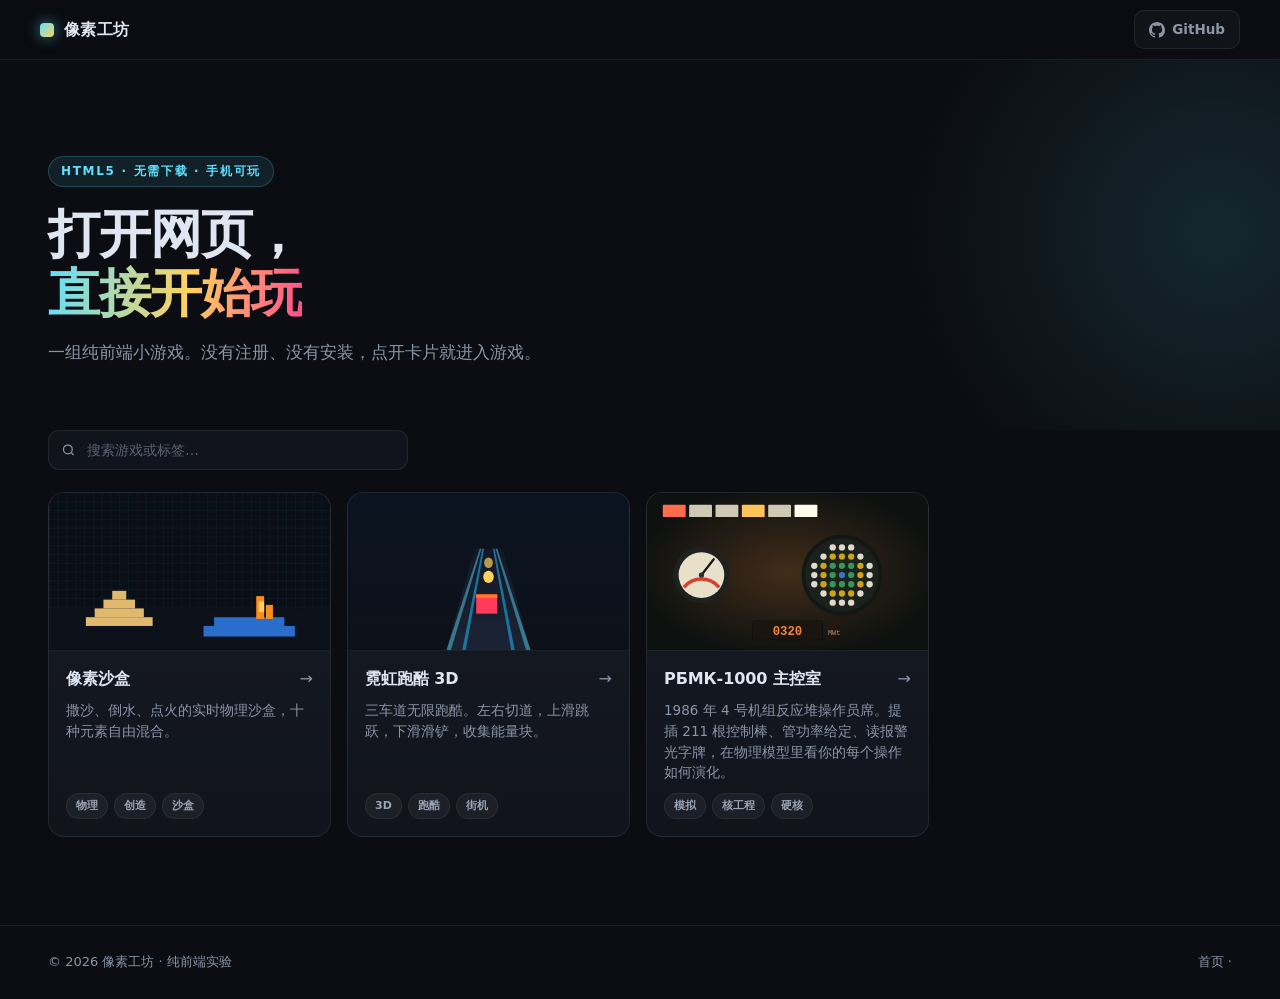
<file: index.html>
<!DOCTYPE html>
<html lang="zh-CN">
<head>
<meta charset="utf-8">
<meta name="viewport" content="width=device-width,initial-scale=1">
<meta name="theme-color" content="#0b0d12">
<meta name="description" content="像素工坊 · 一组打开即玩的浏览器小游戏">
<title>像素工坊 · 游戏大厅</title>
<style>
  :root{
    --bg:#0b0d12;
    --bg-soft:#11141c;
    --panel:#171b25;
    --border:rgba(255,255,255,.08);
    --text:#dfe6f2;
    --muted:#8b95a8;
    --accent:#5ee0ff;
    --radius:16px;
  }
  *,*::before,*::after{box-sizing:border-box;margin:0;padding:0}
  html{scroll-behavior:smooth}
  body{
    background:var(--bg);color:var(--text);
    font-family:system-ui,-apple-system,"PingFang SC","Microsoft YaHei",sans-serif;
    line-height:1.6;-webkit-font-smoothing:antialiased;overflow-x:hidden;
    min-height:100svh;display:flex;flex-direction:column;
  }
  a{color:inherit;text-decoration:none}
  button,input{font-family:inherit}

  /* ===== 顶栏 ===== */
  .topbar{
    position:sticky;top:0;z-index:100;
    height:60px;display:flex;align-items:center;justify-content:space-between;
    padding:0 clamp(16px,4vw,40px);
    background:rgba(11,13,18,.8);
    backdrop-filter:blur(14px);-webkit-backdrop-filter:blur(14px);
    border-bottom:1px solid var(--border);
  }
  .brand{display:flex;align-items:center;gap:10px;font-weight:700;font-size:16px;letter-spacing:.02em}
  .brand-dot{
    width:14px;height:14px;border-radius:4px;
    background:linear-gradient(135deg,#5ee0ff,#ffd25e);
    box-shadow:0 0 14px rgba(94,224,255,.55);
  }
  .top-actions{display:flex;align-items:center;gap:8px}
  .gh-link{
    display:inline-flex;align-items:center;gap:7px;
    padding:8px 14px;border-radius:10px;font-size:13.5px;font-weight:600;
    color:var(--muted);border:1px solid var(--border);
    background:rgba(255,255,255,.03);transition:all .16s;
  }
  .gh-link:hover{color:var(--text);border-color:rgba(94,224,255,.35);background:rgba(94,224,255,.08)}
  .gh-link svg{width:16px;height:16px;fill:currentColor}

  /* ===== Hero ===== */
  .hero{
    position:relative;overflow:hidden;
    padding:clamp(52px,9vw,96px) clamp(20px,5vw,48px) clamp(36px,6vw,64px);
  }
  .hero::before{
    content:"";position:absolute;z-index:0;
    width:min(640px,120vw);height:min(640px,120vw);
    top:-40%;right:-20%;border-radius:50%;
    background:radial-gradient(circle,rgba(94,224,255,.12),transparent 68%);
    pointer-events:none;
  }
  .hero-inner{position:relative;z-index:1;max-width:720px}
  .eyebrow{
    display:inline-block;font-size:12px;font-weight:700;letter-spacing:.14em;
    color:var(--accent);text-transform:uppercase;
    padding:5px 12px;border-radius:99px;margin-bottom:18px;
    background:rgba(94,224,255,.09);border:1px solid rgba(94,224,255,.22);
  }
  .hero h1{
    font-size:clamp(30px,6.2vw,52px);line-height:1.14;
    letter-spacing:-.022em;font-weight:800;
  }
  .grad{
    background:linear-gradient(100deg,#5ee0ff,#ffd25e 55%,#ff4d8d);
    -webkit-background-clip:text;background-clip:text;color:transparent;
  }
  .hero p{margin-top:16px;color:var(--muted);font-size:clamp(14.5px,2.2vw,16.5px);max-width:52ch}

  /* ===== 工具栏 ===== */
  .toolbar{
    display:flex;flex-wrap:wrap;gap:10px;align-items:center;
    padding:0 clamp(20px,5vw,48px);
    margin-bottom:22px;
  }
  .search-wrap{position:relative;flex:1 1 240px;max-width:360px}
  .search-wrap svg{
    position:absolute;left:13px;top:50%;transform:translateY(-50%);
    width:15px;height:15px;stroke:var(--muted);fill:none;stroke-width:2;
    pointer-events:none;
  }
  #search{
    width:100%;padding:11px 14px 11px 38px;border-radius:11px;
    background:var(--bg-soft);border:1px solid var(--border);
    color:var(--text);font-size:14px;outline:none;
    transition:border-color .16s,background .16s;
  }
  #search::placeholder{color:#5a6373}
  #search:focus{border-color:rgba(94,224,255,.45);background:#141926}

  /* ===== 游戏网格 ===== */
  main{flex:1;padding:0 clamp(20px,5vw,48px) clamp(56px,8vw,88px)}
  .grid{
    display:grid;gap:16px;
    grid-template-columns:repeat(auto-fill,minmax(250px,1fr));
    max-width:1180px;
  }

  .card{
    display:flex;flex-direction:column;
    border-radius:var(--radius);overflow:hidden;
    background:linear-gradient(180deg,var(--panel),var(--bg-soft));
    border:1px solid var(--border);
    transition:transform .2s cubic-bezier(.2,.8,.2,1),border-color .2s,box-shadow .2s;
    will-change:transform;
  }
  .card:hover{
    transform:translateY(-4px);
    border-color:color-mix(in srgb, var(--accent) 45%, transparent);
    box-shadow:0 16px 40px rgba(0,0,0,.45),0 0 0 1px color-mix(in srgb, var(--accent) 18%, transparent);
  }
  .card:active{transform:translateY(-1px) scale(.99)}

  .thumb{
    position:relative;aspect-ratio:16/9;overflow:hidden;
    background:#0a0e16;border-bottom:1px solid var(--border);
  }
  .thumb svg{width:100%;height:100%;display:block;transition:transform .4s cubic-bezier(.2,.8,.2,1)}
  .card:hover .thumb svg{transform:scale(1.055)}

  .badge{
    position:absolute;top:10px;right:10px;z-index:2;
    padding:3px 9px;border-radius:99px;
    font-size:10.5px;font-weight:800;letter-spacing:.08em;
    background:var(--accent);color:#04121a;
    box-shadow:0 4px 14px color-mix(in srgb, var(--accent) 50%, transparent);
  }

  .body{padding:15px 17px 17px;display:flex;flex-direction:column;gap:8px;flex:1}
  .head{display:flex;align-items:center;justify-content:space-between;gap:10px}
  .head h3{font-size:16px;font-weight:700;letter-spacing:-.005em}
  .arrow{
    font-size:16px;color:var(--muted);flex:0 0 auto;
    transition:transform .2s,color .2s;
  }
  .card:hover .arrow{transform:translateX(3px);color:var(--accent)}
  .body p{font-size:13.5px;color:var(--muted);line-height:1.55;flex:1}
  .tags{display:flex;flex-wrap:wrap;gap:6px;margin-top:2px}
  .tags span{
    font-size:11px;font-weight:600;padding:3px 9px;border-radius:99px;
    color:#9aa5b8;background:rgba(255,255,255,.05);
    border:1px solid rgba(255,255,255,.06);
  }

  .empty{
    grid-column:1/-1;text-align:center;padding:64px 20px;
    color:var(--muted);font-size:14.5px;
  }

  /* ===== 页脚 ===== */
  footer{
    border-top:1px solid var(--border);
    padding:26px clamp(20px,5vw,48px);
    display:flex;flex-wrap:wrap;gap:12px;
    align-items:center;justify-content:space-between;
    font-size:13px;color:var(--muted);
  }
  footer a:hover{color:var(--accent)}

  @media (max-width:520px){
    .hero{padding-top:40px}
    .grid{grid-template-columns:1fr;gap:14px}
    footer{justify-content:center;text-align:center}
  }
  @media (prefers-reduced-motion:reduce){
    *{animation:none!important;transition:none!important}
  }
</style>
</head>
<body>

<header class="topbar">
  <a class="brand" href="./"><span class="brand-dot"></span>像素工坊</a>
  <div class="top-actions">
    <a class="gh-link" id="ghLink" href="#" target="_blank" rel="noopener" hidden>
      <svg viewBox="0 0 16 16" aria-hidden="true"><path d="M8 0C3.58 0 0 3.58 0 8c0 3.54 2.29 6.53 5.47 7.59.4.07.55-.17.55-.38 0-.19-.01-.82-.01-1.49-2.01.37-2.53-.49-2.69-.94-.09-.23-.48-.94-.82-1.13-.28-.15-.68-.52-.01-.53.63-.01 1.08.58 1.23.82.72 1.21 1.87.87 2.33.66.07-.52.28-.87.51-1.07-1.78-.2-3.64-.89-3.64-3.95 0-.87.31-1.59.82-2.15-.08-.2-.36-1.02.08-2.12 0 0 .67-.21 2.2.82.64-.18 1.32-.27 2-.27.68 0 1.36.09 2 .27 1.53-1.04 2.2-.82 2.2-.82.44 1.1.16 1.92.08 2.12.51.56.82 1.27.82 2.15 0 3.07-1.87 3.75-3.65 3.95.29.25.54.73.54 1.48 0 1.07-.01 1.93-.01 2.2 0 .21.15.46.55.38A8.01 8.01 0 0 0 16 8c0-4.42-3.58-8-8-8z"/></svg>
      GitHub
    </a>
  </div>
</header>

<section class="hero">
  <div class="hero-inner">
    <span class="eyebrow">HTML5 · 无需下载 · 手机可玩</span>
    <h1>打开网页，<br><span class="grad">直接开始玩</span></h1>
    <p>一组纯前端小游戏。没有注册、没有安装，点开卡片就进入游戏。</p>
  </div>
</section>

<div class="toolbar">
  <div class="search-wrap">
    <svg viewBox="0 0 24 24" aria-hidden="true"><circle cx="11" cy="11" r="7"/><path d="M20 20l-3.5-3.5"/></svg>
    <input id="search" type="search" placeholder="搜索游戏或标签…" autocomplete="off" spellcheck="false">
  </div>
</div>

<main>
  <div class="grid" id="games"></div>
</main>

<footer>
  <span>© <span id="year"></span> 像素工坊 · 纯前端实验</span>
  <span><a href="./">首页</a> · <a id="footerRepo" href="#" target="_blank" rel="noopener" hidden>源码</a></span>
</footer>

<script>
/* ============================================================
   游戏清单 —— 加新游戏只改这里
   url 用相对路径，结尾带斜杠，会加载该目录下的 index.html
   ============================================================ */
const GAMES = [
  {
    title: '像素沙盒',
    desc: '撒沙、倒水、点火的实时物理沙盒，十种元素自由混合。',
    tags: ['物理', '创造', '沙盒'],
    url: './sandbox/',
    accent: '#5ee0ff',
    badge: '',
    preview: `
      <svg viewBox="0 0 320 180" preserveAspectRatio="xMidYMid slice" aria-hidden="true">
        <defs>
          <pattern id="sb-grid" width="10" height="10" patternUnits="userSpaceOnUse">
            <path d="M10 0H0V10" fill="none" stroke="rgba(94,224,255,.10)" stroke-width="1"/>
          </pattern>
        </defs>
        <rect width="320" height="180" fill="#0a0e16"/>
        <rect width="320" height="180" fill="url(#sb-grid)"/>
        <rect y="132" width="320" height="48" fill="#0d1119"/>
        <g fill="#e0b96e">
          <rect x="42" y="142" width="76" height="10"/>
          <rect x="52" y="132" width="56" height="10"/>
          <rect x="62" y="122" width="36" height="10"/>
          <rect x="72" y="112" width="16" height="10"/>
        </g>
        <g fill="#2f78de" opacity=".9">
          <rect x="176" y="152" width="104" height="12"/>
          <rect x="188" y="142" width="80" height="10"/>
        </g>
        <g fill="#ff8c1e">
          <rect x="236" y="118" width="9" height="26"/>
          <rect x="247" y="128" width="8" height="16"/>
        </g>
        <rect x="239" y="124" width="6" height="12" fill="#ffd25e"/>
      </svg>`
  },
  {
    title: '霓虹跑酷 3D',
    desc: '三车道无限跑酷。左右切道，上滑跳跃，下滑滑铲，收集能量块。',
    tags: ['3D', '跑酷', '街机'],
    url: './runner/',
    accent: '#ff4d8d',
    badge: '',
    preview: `
      <svg viewBox="0 0 320 180" preserveAspectRatio="xMidYMid slice" aria-hidden="true">
        <defs>
          <linearGradient id="rn-sky" x1="0" y1="0" x2="0" y2="1">
            <stop offset="0" stop-color="#0a1420"/>
            <stop offset="1" stop-color="#0d1119"/>
          </linearGradient>
          <linearGradient id="rn-road" x1="0" y1="0" x2="0" y2="1">
            <stop offset="0" stop-color="#121826"/>
            <stop offset="1" stop-color="#1b2435"/>
          </linearGradient>
        </defs>
        <rect width="320" height="180" fill="url(#rn-sky)"/>
        <polygon points="112,180 208,180 176,64 144,64" fill="url(#rn-road)"/>
        <polygon points="130,180 134,180 155,64 153,64" fill="#1f8fc4" opacity=".75"/>
        <polygon points="186,180 190,180 167,64 165,64" fill="#1f8fc4" opacity=".75"/>
        <polygon points="112,180 117,180 152,64 150,64" fill="#5ee0ff" opacity=".45"/>
        <polygon points="203,180 208,180 170,64 168,64" fill="#5ee0ff" opacity=".45"/>
        <rect x="146" y="116" width="24" height="22" fill="#ff3b5c"/>
        <rect x="146" y="116" width="24" height="4" fill="#ff7a1a"/>
        <ellipse cx="160" cy="96" rx="6" ry="7" fill="#ffd25e"/>
        <ellipse cx="160" cy="80" rx="5" ry="6" fill="#ffd25e" opacity=".7"/>
      </svg>`
  },
  {
  title: 'РБМК-1000 主控室',
  desc: '1986 年 4 号机组反应堆操作员席。提插 211 根控制棒、管功率给定、读报警光字牌，在物理模型里看你的每个操作如何演化。',
  tags: ['模拟', '核工程', '硬核'],
  url: './rbmk/',
  accent: '#ff8c3a',
  badge: '',
  preview: `
    <svg viewBox="0 0 320 180" preserveAspectRatio="xMidYMid slice" aria-hidden="true">
      <defs>
        <radialGradient id="rb-glow" cx="50%" cy="50%" r="55%">
          <stop offset="0" stop-color="#ff8c3a" stop-opacity=".22"/>
          <stop offset="1" stop-color="#ff8c3a" stop-opacity="0"/>
        </radialGradient>
      </defs>
      <rect width="320" height="180" fill="#0d1110"/>
      <rect width="320" height="180" fill="url(#rb-glow)"/>

      <!-- 顶部光字牌 -->
      <g>
        <rect x="18" y="14" width="26" height="14" rx="1" fill="#ff6b4d"/>
        <rect x="48" y="14" width="26" height="14" rx="1" fill="#cfc8b2"/>
        <rect x="78" y="14" width="26" height="14" rx="1" fill="#cfc8b2"/>
        <rect x="108" y="14" width="26" height="14" rx="1" fill="#ffc35a"/>
        <rect x="138" y="14" width="26" height="14" rx="1" fill="#cfc8b2"/>
        <rect x="168" y="14" width="26" height="14" rx="1" fill="#fffbe9"/>
      </g>

      <!-- 左侧仪表 -->
      <g>
        <circle cx="62" cy="94" r="32" fill="#1d2220"/>
        <circle cx="62" cy="94" r="26" fill="#e8e0c8"/>
        <path d="M42 108 A26 26 0 0 1 82 108" fill="none" stroke="#d6402c" stroke-width="4"/>
        <line x1="62" y1="94" x2="76" y2="76" stroke="#14181a" stroke-width="2.5" stroke-linecap="round"/>
        <circle cx="62" cy="94" r="3" fill="#2a2f2c"/>
      </g>

      <!-- 堆芯 211 根示意 -->
      <g>
        <circle cx="222" cy="94" r="46" fill="#121614"/>
        <circle cx="222" cy="94" r="42" fill="#1b211d"/>
        ${Array.from({length: 49}, (_, i) => {
          const gx = i % 7, gy = Math.floor(i / 7);
          const dx = gx - 3, dy = gy - 3, d = Math.hypot(dx, dy);
          if (d > 3.4) return '';
          const x = 222 + dx * 10.5, y = 94 + dy * 10.5;
          const col = d < 1 ? '#3d7fd0' : d < 2 ? '#3aa35d' : d < 2.8 ? '#e0b21a' : '#f4efdc';
          return `<circle cx="${x}" cy="${y}" r="3.6" fill="${col}" opacity=".9"/>`;
        }).join('')}
      </g>

      <!-- 数码管 -->
      <g>
        <rect x="120" y="146" width="80" height="22" rx="2" fill="#1b1512"/>
        <text x="160" y="162" text-anchor="middle" font-family="monospace" font-size="14" font-weight="700" fill="#ff8c3a" opacity=".95">0320</text>
        <text x="206" y="162" font-family="monospace" font-size="8" fill="#c98a5c">MWt</text>
      </g>
      <rect x="120" y="146" width="80" height="22" rx="2" fill="none" stroke="#000" stroke-opacity=".4"/>
    </svg>`
}
];

/* ============================================================
   渲染
   ============================================================ */
const grid = document.getElementById('games');
const searchInput = document.getElementById('search');

function render(list) {
  if (!list.length) {
    grid.innerHTML = '<p class="empty">没有找到匹配的游戏，换个关键词试试。</p>';
    return;
  }
  grid.innerHTML = list.map(g => `
    <a class="card" href="${g.url}" style="--accent:${g.accent}">
      <div class="thumb">
        ${g.badge ? `<span class="badge">${g.badge}</span>` : ''}
        ${g.preview}
      </div>
      <div class="body">
        <div class="head">
          <h3>${g.title}</h3>
          <span class="arrow" aria-hidden="true">→</span>
        </div>
        <p>${g.desc}</p>
        <div class="tags">${g.tags.map(t => `<span>${t}</span>`).join('')}</div>
      </div>
    </a>
  `).join('');
}

function filter() {
  const q = searchInput.value.trim().toLowerCase();
  if (!q) return render(GAMES);
  render(GAMES.filter(g =>
    g.title.toLowerCase().includes(q) ||
    g.desc.toLowerCase().includes(q) ||
    g.tags.some(t => t.toLowerCase().includes(q))
  ));
}

searchInput.addEventListener('input', filter);
render(GAMES);

/* ============================================================
   自动识别 GitHub 仓库地址（部署在 *.github.io/仓库名/ 时生效）
   ============================================================ */
(function detectRepo() {
  const host = location.hostname;
  const parts = location.pathname.split('/').filter(Boolean);
  let repoUrl = '';
  if (host.endsWith('.github.io') && parts.length >= 1) {
    const user = host.slice(0, -'.github.io'.length);
    repoUrl = 'https://github.com/' + user + '/' + parts[0];
  }
  if (!repoUrl) return;

  const ghLink = document.getElementById('ghLink');
  const footerRepo = document.getElementById('footerRepo');
  ghLink.href = repoUrl;
  ghLink.hidden = false;
  footerRepo.href = repoUrl;
  footerRepo.hidden = false;
})();

document.getElementById('year').textContent = new Date().getFullYear();
</script>
</body>
</html>
</file>
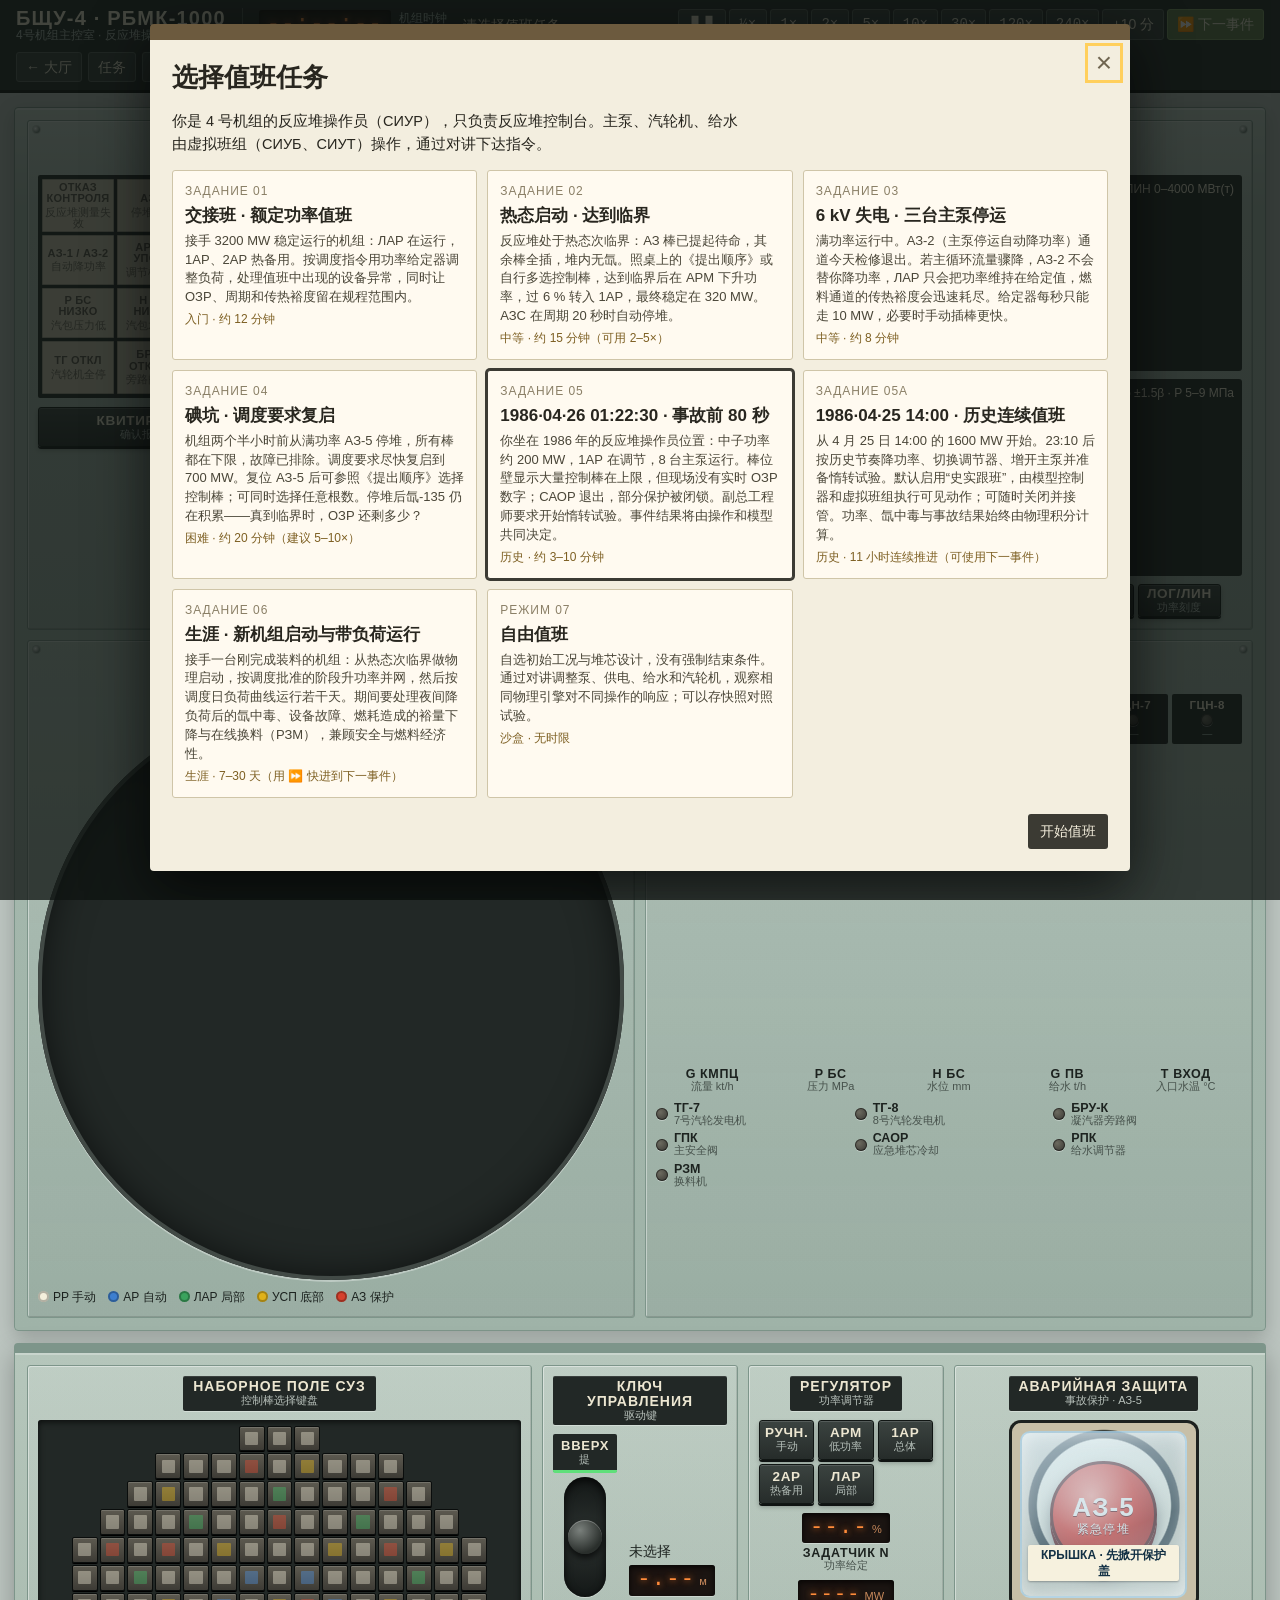
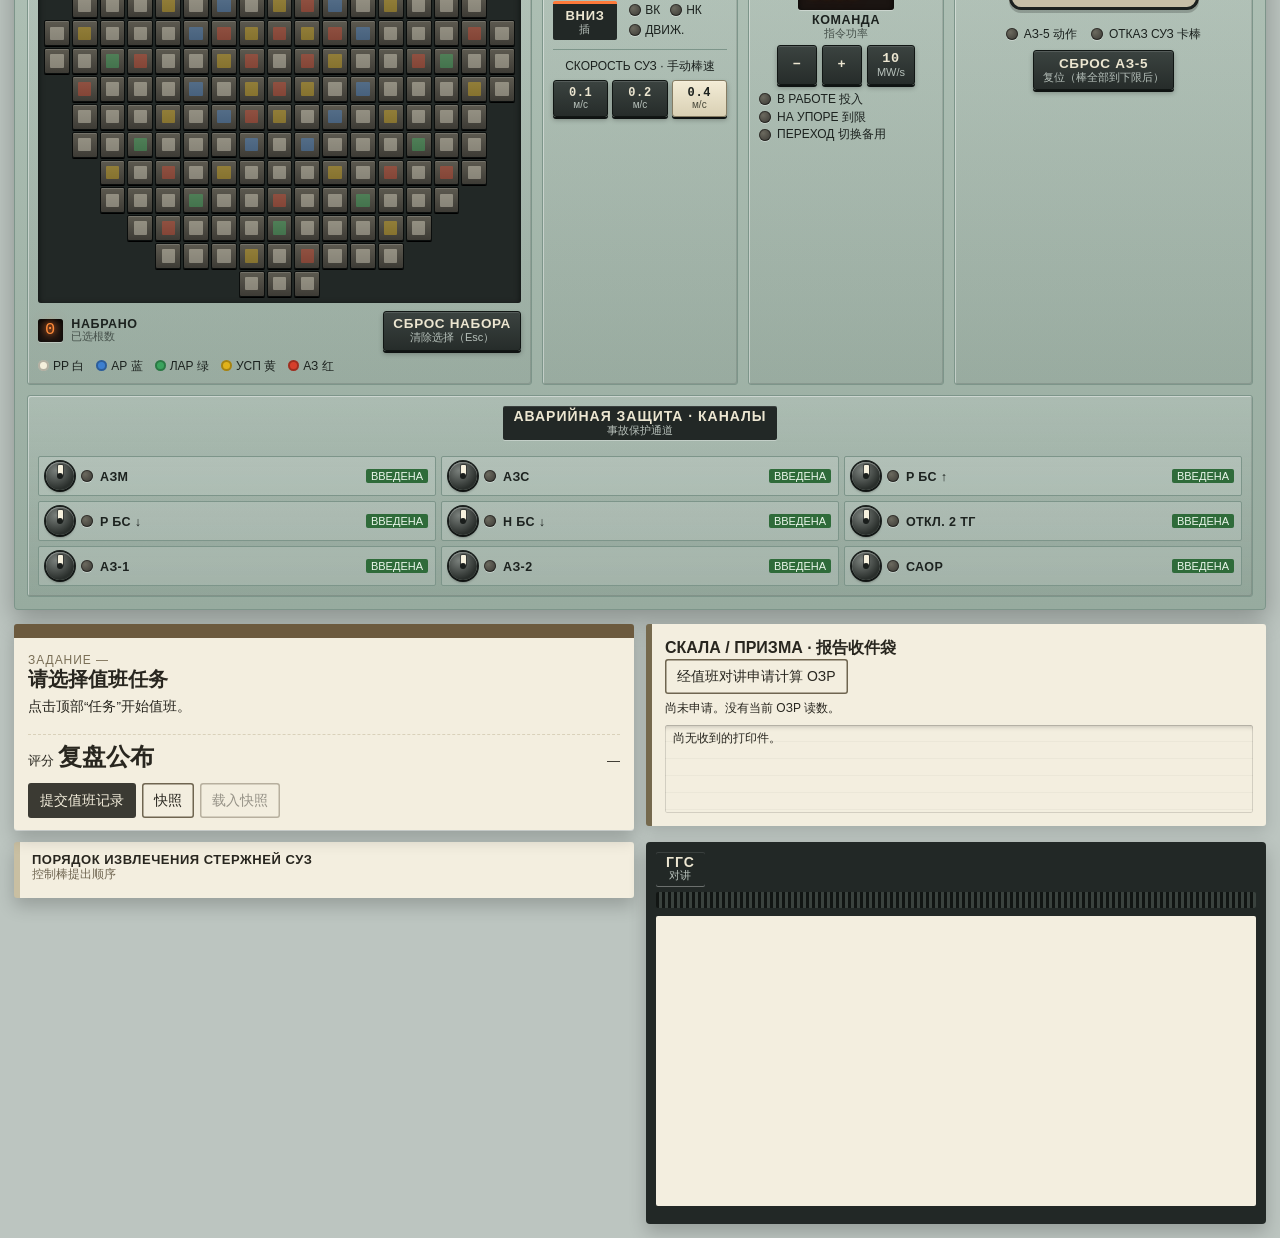
<file: rbmk/index.html>
<!DOCTYPE html>
<html lang="zh-CN">
<head>
<meta charset="utf-8">
<meta name="viewport" content="width=device-width, initial-scale=1, viewport-fit=cover">
<title>РБМК-1000 · 4号机组主控室 · 反应堆操作员模拟 · 生涯</title>
<style>
:root{
  box-sizing:border-box;padding-top:env(safe-area-inset-top,0px);padding-bottom:env(safe-area-inset-bottom,0px);
  color-scheme:light;
  --room:#bcc5c0;--room-2:#a9b3ae;--room-ink:#1f2522;--room-dim:#4b5652;
  --paint:#aabdb2;--paint-2:#9fb3a8;--paint-dk:#7d958a;--paint-lt:#c3d3c9;
  --desk:#b5c6bb;--desk-2:#97ab9f;
  --face:#eee8d4;--face-2:#e2dbc4;--ink:#1c221f;--ink-2:#47524c;
  --bake:#222826;--bake-2:#343b38;--plate-ink:#ece6d1;
  --red:#e2432f;--amber:#f2a73a;--white:#f6f1de;--green:#4fbf66;--blue:#4b8fd6;
  --nixie:#ff8c3a;--nixie-bg:#1b1512;
  --paper:#f3eedf;--paper-ink:#28261f;--paper-line:#d9d1ba;
  --focus:#ffcf5c;
  --sans:"PT Sans Narrow","PingFang SC","Noto Sans CJK SC","Noto Sans SC","Microsoft YaHei",sans-serif;
  --mono:"PT Mono","Noto Sans Mono CJK SC","PingFang SC",monospace;
}
@media (prefers-color-scheme:dark){:root:not([data-theme="light"]){
  color-scheme:dark;--room:#1e2523;--room-2:#171d1b;--room-ink:#dfe6e1;--room-dim:#9aa7a0;
  --paint:#93a89c;--paint-2:#889d91;--paint-dk:#687f74;--paint-lt:#a9bcb1;--desk:#9cb0a4;--desk-2:#82978b;
  --face:#e4ddc7;--face-2:#d6ceb5;
}}
:root[data-theme="dark"]{
  color-scheme:dark;--room:#1e2523;--room-2:#171d1b;--room-ink:#dfe6e1;--room-dim:#9aa7a0;
  --paint:#93a89c;--paint-2:#889d91;--paint-dk:#687f74;--paint-lt:#a9bcb1;--desk:#9cb0a4;--desk-2:#82978b;
  --face:#e4ddc7;--face-2:#d6ceb5;
}
*,*::before,*::after{box-sizing:inherit}
[hidden]{display:none!important}
html{scroll-padding-top:env(safe-area-inset-top,0px)}
body{margin:0;background:var(--room);color:var(--room-ink);font:15px/1.35 var(--sans);min-height:100%;overflow-x:hidden}
body::before{content:"";position:fixed;inset:0 0 auto;height:env(safe-area-inset-top,0px);z-index:10;background:var(--bake)}
button{font:inherit;color:inherit;cursor:pointer}
button:focus-visible,a:focus-visible,select:focus-visible,input:focus-visible,canvas:focus-visible{outline:3px solid var(--focus);outline-offset:2px}
button:disabled{cursor:not-allowed;opacity:.45}
canvas{display:block;max-width:100%}

/* ---------- 顶栏 ---------- */
.roombar{position:sticky;top:env(safe-area-inset-top,0px);z-index:20;display:flex;flex-wrap:wrap;align-items:center;gap:10px 16px;padding:8px 16px;background:var(--bake);color:var(--plate-ink);border-bottom:3px solid #0f1311}
.unitplate{display:flex;flex-direction:column;line-height:1.05;padding-right:16px;border-right:1px solid #48514d}
.unitplate b{font-size:20px;letter-spacing:.06em}
.unitplate span{font-size:12px;color:#aab6af}
.clockbox{display:flex;align-items:center;gap:8px}
.clockbox small{font-size:12px;color:#aab6af;line-height:1.1}
.missionname{font-size:14px;color:#d8d0b4;max-width:280px;line-height:1.15}
.speedbar{display:flex;flex-wrap:wrap;gap:3px;align-items:center;margin-left:auto}
.speedbar button,.topbtn{white-space:nowrap;background:#353d3a;border:1px solid #57625d;border-radius:3px;padding:5px 9px;min-width:38px;color:#e9e3cf;font-size:14px}
.speedbar button,.topbtn{white-space:nowrap;background:#353d3a;border:1px solid #57625d;border-radius:3px;padding:5px 9px;min-width:38px;color:#e9e3cf;font-size:14px;text-decoration:none;display:inline-flex;align-items:center;justify-content:center}
.speedbar button.pause.on{background:var(--amber);border-color:var(--amber)}
.topbtns{display:flex;gap:6px;flex-wrap:wrap}
.toast{position:fixed;left:50%;top:calc(env(safe-area-inset-top,0px) + 70px);transform:translateX(-50%);z-index:60;background:var(--bake);color:var(--white);border:2px solid var(--amber);padding:8px 16px;border-radius:4px;font-size:15px;max-width:min(560px,92vw);box-shadow:0 8px 24px #0006;opacity:0;pointer-events:none;transition:opacity .2s}
.toast.show{opacity:1}
.toast.red{border-color:var(--red)}

/* ---------- 机房布局 ---------- */
.hall{display:grid;grid-template-columns:minmax(0,1fr) 340px;gap:14px;padding:14px;max-width:1880px;margin:0 auto}
.station{min-width:0;display:flex;flex-direction:column;gap:12px}
.wall,.desk{display:grid;grid-template-columns:repeat(12,minmax(0,1fr));gap:10px;padding:12px;border-radius:4px}
.wall{background:linear-gradient(180deg,var(--paint-lt),var(--paint) 8%,var(--paint-2));border:1px solid var(--paint-dk);box-shadow:inset 0 2px 0 #ffffff55,0 6px 20px #0003}
.desk{background:linear-gradient(180deg,var(--desk) 0%,var(--desk-2) 100%);border:1px solid var(--paint-dk);border-top:10px solid var(--paint-dk);box-shadow:inset 0 2px 0 #ffffff44,0 10px 26px #0004;transform-origin:top center}
.bay{position:relative;background:linear-gradient(180deg,#ffffff1a,#00000008);border:1px solid var(--paint-dk);border-radius:3px;padding:10px 10px 12px;box-shadow:inset 1px 1px 0 #ffffff66,inset -1px -1px 0 #0000001f;min-width:0}
.bay::before,.bay::after{content:"";position:absolute;top:5px;width:7px;height:7px;border-radius:50%;background:radial-gradient(circle at 35% 35%,#e6ece8,#6c7c74 70%);box-shadow:0 0 0 1px #0002}
.bay::before{left:5px}.bay::after{right:5px}
.b-ann{grid-column:span 4}.b-reactor{grid-column:span 4}.b-rec{grid-column:span 4}
  .b-core{grid-column:span 6}.b-axial{grid-column:span 2}.b-circ{grid-column:span 6}
  .m-sel{grid-column:span 5}.m-drive{grid-column:span 2}.m-reg{grid-column:span 2}.m-az{grid-column:span 3}.m-skala{grid-column:span 4}.m-prot{grid-column:span 12}

/* 铭牌：黑底刻字 */
.plate{display:inline-flex;flex-direction:column;align-items:center;background:var(--bake);color:var(--plate-ink);padding:3px 10px 4px;border-radius:2px;box-shadow:inset 0 1px 0 #ffffff1c,0 1px 0 #ffffff55;line-height:1.05;text-align:center}
.plate b{font-weight:700;letter-spacing:.07em;font-size:14px;text-transform:uppercase}
.plate span{font-size:11px;color:#b9c2bc;margin-top:1px}
.bayhead{display:flex;justify-content:center;margin:0 0 9px}
.lbl{display:flex;flex-direction:column;align-items:center;line-height:1.05;color:var(--ink)}
.lbl b{font-size:12.5px;letter-spacing:.05em;font-weight:700}
.lbl span{font-size:11px;color:var(--ink-2)}

/* ---------- 光字牌 ---------- */
.anngrid{display:grid;grid-template-columns:repeat(5,minmax(0,1fr));gap:3px;background:var(--bake);padding:4px;border-radius:2px}
.ann{position:relative;min-height:50px;display:flex;flex-direction:column;justify-content:center;align-items:center;text-align:center;padding:3px 2px;background:#cfc8b2;color:#59544a;border-radius:1px;line-height:1.05;box-shadow:inset 0 0 0 1px #0000003a;user-select:none}
.ann b{font-size:11px;font-weight:700;letter-spacing:.02em}
.ann span{font-size:10.5px;margin-top:2px;opacity:.85}
.ann.lit{color:#1e140c}
.ann.lit.r{background:#ff6b4d;box-shadow:0 0 14px #ff5a3c88,inset 0 0 0 1px #0003}
.ann.lit.a{background:#ffc35a;box-shadow:0 0 12px #ffb54488,inset 0 0 0 1px #0003}
.ann.lit.w{background:#fffbe9;box-shadow:0 0 10px #fff7d488,inset 0 0 0 1px #0003}
.ann.flash.lit{animation:blink .5s steps(1) infinite}
@keyframes blink{50%{background:#cfc8b2;color:#59544a;box-shadow:inset 0 0 0 1px #0000003a}}
.anncontrols{display:flex;gap:8px;margin-top:9px;flex-wrap:wrap}

/* ---------- 按键 ---------- */
.key{display:inline-flex;flex-direction:column;align-items:center;justify-content:center;gap:1px;min-height:40px;padding:4px 9px;background:linear-gradient(180deg,#3b4340,#262c2a);color:var(--plate-ink);border:1px solid #111614;border-radius:3px;box-shadow:inset 0 1px 0 #ffffff22,0 2px 0 #0f1312,0 3px 5px #0004;line-height:1.05;touch-action:manipulation;user-select:none;-webkit-user-select:none}
.key b{font-size:13.5px;letter-spacing:.05em}
.key span{font-size:11px;color:#b6c0ba}
.key:active,.key.down{transform:translateY(2px);box-shadow:inset 0 1px 3px #000a,0 0 0 #0000}
.key.on{background:linear-gradient(180deg,#f3ecd6,#d9d0b4);color:#1c211e;border-color:#857c63}
.key.on span{color:#4a4a3c}
.key.warn.on{background:linear-gradient(180deg,#ffcc66,#e79a2e);color:#241606}
.key.big{min-height:58px;font-size:15px}
.key.wide{flex:1}
.lamp{display:inline-block;width:12px;height:12px;border-radius:50%;background:radial-gradient(circle at 35% 35%,#6c6a5f,#353430);box-shadow:inset 0 0 0 1px #0007,0 1px 0 #ffffff55;flex:none}
.lamp.g{background:radial-gradient(circle at 35% 35%,#c9ffd1,var(--green) 55%,#1f6b30);box-shadow:0 0 10px #4fbf66aa,inset 0 0 0 1px #0004}
.lamp.r{background:radial-gradient(circle at 35% 35%,#ffd2c7,var(--red) 55%,#7a1d10);box-shadow:0 0 10px #e2432faa,inset 0 0 0 1px #0004}
.lamp.a{background:radial-gradient(circle at 35% 35%,#fff0c8,var(--amber) 55%,#8a5612);box-shadow:0 0 10px #f2a73aaa,inset 0 0 0 1px #0004}
.lamp.w{background:radial-gradient(circle at 35% 35%,#ffffff,#f6f1de 55%,#a49c80);box-shadow:0 0 10px #fff8ddaa,inset 0 0 0 1px #0004}
.lamp.blink{animation:lampblink .6s steps(1) infinite}
@keyframes lampblink{50%{filter:brightness(.35);box-shadow:none}}

/* ---------- 辉光数码管 ---------- */
.nixie{display:inline-flex;align-items:baseline;gap:4px;background:var(--nixie-bg);border-radius:3px;padding:3px 8px;box-shadow:inset 0 2px 6px #000c,0 1px 0 #ffffff55;font-family:var(--mono);color:var(--nixie);text-shadow:0 0 6px #ff7a2a,0 0 14px #ff6a1f88;font-size:22px;letter-spacing:.06em;white-space:nowrap;line-height:1.1;font-variant-numeric:tabular-nums}
.nixie small{font-family:var(--sans);font-size:11px;color:#c98a5c;text-shadow:none;letter-spacing:.02em}
.nixie.sm{font-size:17px;padding:2px 7px}
.nixie.lg{font-size:30px}
.nixie.dead{color:#4a3528;text-shadow:none}
.readout{display:flex;flex-direction:column;align-items:center;gap:4px}

/* ---------- 反应堆仪表区 ---------- */
.reactorgrid{display:grid;grid-template-columns:1.25fr .55fr 1fr;gap:8px;align-items:start}
/* 1986 СФКРЭ 0–4000 МВт(т) 实时热功率记录与指示 */
.thermal-panel{margin-top:8px;background:var(--bake);border-radius:3px;padding:8px;color:var(--plate-ink);box-shadow:inset 0 1px 3px #0009}
.thermal-head{display:flex;justify-content:space-between;align-items:baseline;gap:4px;flex-wrap:wrap;font-size:12px;line-height:1.2}
.thermal-head b{font-size:12px;letter-spacing:.04em}
.thermal-head span{font-family:var(--mono);font-size:11px;color:#bdc8ba}
/* 数码热功率显示：延续倍增周期的橙色辉光管样式，字级更大。 */
.thermal-digital{display:flex;align-items:center;justify-content:center;min-height:72px;padding:9px 4px 5px}
.thermal-digital .nixie{font-size:26px;min-width:142px;justify-content:center;padding:7px 14px;max-width:100%}
.thermal-digital .nixie small{font-size:12px}

.dialwrap{display:flex;flex-direction:column;align-items:center;gap:4px}
.dialwrap canvas{width:100%;height:auto;aspect-ratio:1}
.edgewrap canvas{width:100%;height:auto;aspect-ratio:.36}
.readouts{display:grid;grid-template-columns:1fr;gap:6px;justify-items:center}
.sublamps{display:flex;gap:10px;justify-content:center;flex-wrap:wrap;font-size:12px;color:var(--ink)}
.sublamps label{display:flex;align-items:center;gap:4px}

/* ---------- 记录仪 ---------- */
.recorder{background:var(--bake);padding:6px;border-radius:3px;margin-bottom:8px}
.recorder canvas{width:100%;height:auto;aspect-ratio:2.25;border-radius:2px}
.rechead{display:flex;justify-content:space-between;align-items:center;gap:6px;color:var(--plate-ink);font-size:12px;padding:0 2px 5px;flex-wrap:wrap}
.rechead i{display:inline-block;width:14px;height:3px;margin:0 3px 2px 6px;vertical-align:middle}
.recctl{display:flex;gap:4px;flex-wrap:wrap;justify-content:center}
.recctl .key{min-height:32px;padding:2px 8px}

/* ---------- 堆芯 Selsyn 棒位壁 ---------- */
.corewrap{position:relative;background:var(--bake);border-radius:50% / 49%;padding:3.5%;box-shadow:inset 0 0 0 4px #424a46,inset 0 0 40px #000a,0 2px 0 #ffffff55}
.corewrap canvas{width:100%;height:auto;aspect-ratio:1}
.coretools{display:flex;justify-content:space-between;align-items:center;gap:8px;margin-top:9px;flex-wrap:wrap}
.legend{display:flex;flex-wrap:wrap;gap:4px 12px;font-size:12px;color:var(--ink)}
.legend i{display:inline-block;width:11px;height:11px;border-radius:50%;margin-right:4px;vertical-align:-1px;box-shadow:inset 0 0 0 2px #0004}

/* ---------- 轴向 ---------- */
.axialwrap canvas{width:100%;height:auto;aspect-ratio:.5;background:var(--face);border-radius:3px;box-shadow:inset 0 0 0 3px var(--bake)}
.axialnums{display:grid;grid-template-columns:1fr 1fr;gap:5px;margin-top:8px;justify-items:center}

/* ---------- 循环系统 ---------- */
.pumps{display:grid;grid-template-columns:repeat(8,minmax(0,1fr));gap:4px;margin-bottom:9px}
.pump{display:flex;flex-direction:column;align-items:center;gap:3px;background:var(--bake);color:var(--plate-ink);border-radius:2px;padding:5px 2px 4px;font-size:11px;line-height:1.05}
.pump b{font-size:11.5px;letter-spacing:.03em}
.pump .bar{width:70%;height:30px;background:#0f1312;border-radius:1px;position:relative;overflow:hidden}
.pump .bar i{position:absolute;left:0;right:0;bottom:0;background:linear-gradient(0deg,#3e8bd0,#8fc4f0);height:0}
.pump small{font-size:10px;color:#9fb0a6}
  .edgerow{display:grid;grid-template-columns:repeat(5,minmax(0,1fr));gap:6px}
.edgewrap{display:flex;flex-direction:column;align-items:center;gap:3px}
.statusrow{display:grid;grid-template-columns:repeat(3,minmax(0,1fr));gap:6px 10px;margin-top:9px}
.status{display:flex;align-items:center;gap:6px;font-size:12px;color:var(--ink);line-height:1.05}
.status b{font-size:12.5px}
.status span{display:block;font-size:11px;color:var(--ink-2)}

/* ---------- 操作台模块 ---------- */
.module{position:relative;background:linear-gradient(180deg,#ffffff22,#0000000a);border:1px solid var(--paint-dk);border-radius:3px;padding:10px;box-shadow:inset 1px 1px 0 #ffffff66,inset -1px -1px 0 #0000001c;min-width:0}
.keyrow{display:flex;flex-wrap:wrap;gap:5px;margin-bottom:8px}
.groupkeys{display:grid;grid-template-columns:repeat(8,minmax(0,1fr));gap:4px;margin-bottom:8px}
.groupkeys .key{padding:3px 2px;min-height:44px}
.groupkeys .key .lamp{width:9px;height:9px;margin-top:2px}
.rodinfo{display:grid;grid-template-columns:auto 1fr;gap:10px;align-items:center;margin-bottom:9px}
.rodinfo canvas{width:112px;height:112px}
.rodmeta{display:flex;flex-direction:column;gap:6px;min-width:0}
.rodmeta .who{font-size:14px;color:var(--ink);line-height:1.2}
.rodmeta .who b{font-size:16px}
.limits{display:flex;flex-wrap:wrap;gap:4px 10px;font-size:12px;color:var(--ink)}
.limits label{display:flex;align-items:center;gap:4px}
.drivekeys{display:grid;grid-template-columns:1fr .7fr 1fr;gap:6px}
.drivekeys .key{min-height:62px}
.drivekeys .key b{font-size:17px}
.regmodes{display:grid;grid-template-columns:repeat(3,minmax(0,1fr));gap:4px;margin-bottom:9px}
.reg-command{margin:9px 0 5px}
.reg-command .nixie{font-size:20px;padding:4px 10px}
.setrow{display:flex;align-items:center;justify-content:center;gap:5px;margin:6px 0}
.setrow .key{min-height:40px;min-width:40px}
.lamprow{display:flex;flex-direction:column;gap:5px;margin-top:8px;font-size:12px;color:var(--ink)}
.lamprow label{display:flex;align-items:center;gap:6px;line-height:1.05}
.printer{background:var(--paper);color:var(--paper-ink);font-family:var(--mono);font-size:11.5px;line-height:1.45;padding:6px 8px;border-radius:2px;min-height:86px;max-height:120px;overflow:auto;box-shadow:inset 0 0 0 1px #0002,inset 0 6px 6px -6px #0005;background-image:repeating-linear-gradient(180deg,transparent 0 16px,#00000008 16px 17px)}
.printer div{white-space:pre-wrap}
.skalanums{display:grid;grid-template-columns:1fr;gap:6px;justify-items:center;margin-bottom:8px}

/* АЗ-5 */
.az5{display:flex;flex-direction:column;align-items:center;gap:10px}
.azhousing{position:relative;width:min(190px,100%);aspect-ratio:1;border-radius:12px;background:radial-gradient(circle at 50% 45%,#f0e9d2 0 47%,#2a302d 48% 53%,#c7bfa7 54%);box-shadow:inset 0 0 0 3px #1c211f,0 3px 0 #0003}
.azbtn{position:absolute;inset:22%;border-radius:50%;border:3px solid #521008;background:radial-gradient(circle at 38% 32%,#ff9c86,#de2f1c 45%,#8c140a 100%);color:#fff7ea;font:700 26px/1 var(--sans);letter-spacing:.04em;box-shadow:0 7px 0 #5b0d06,0 10px 16px #0007;text-shadow:0 1px 0 #6b120a}
.azbtn:active{transform:translateY(5px);box-shadow:0 2px 0 #5b0d06,0 4px 8px #0006}
.azbtn small{display:block;font-size:12px;font-weight:400;margin-top:3px}
.azcover{position:absolute;inset:6%;border-radius:10px;border:2px solid #a8d0e6aa;background:linear-gradient(160deg,#d9f0ffb5,#9cc6e070 60%,#c8e6f890);transform-origin:50% 0;transition:transform .35s cubic-bezier(.3,1.4,.5,1);display:flex;align-items:flex-end;justify-content:center;padding-bottom:8%;color:#123044;font-size:12px;box-shadow:inset 0 0 18px #ffffff88}
.azcover.open{transform:perspective(500px) rotateX(78deg) translateY(-6%)}
.azcover b{background:#f6f1de;padding:2px 8px;border-radius:2px;box-shadow:0 1px 2px #0004}

/* ---------- 游戏侧栏 ---------- */
.game{display:flex;flex-direction:column;gap:12px;min-width:0}
.dossier{background:var(--paper);color:var(--paper-ink);border-radius:3px;padding:14px 14px 12px;box-shadow:0 1px 0 #ffffff66,0 8px 18px #0003;position:relative;border-top:14px solid #6c5a3e}
.dossier h2{margin:0 0 4px;font-size:20px;line-height:1.15}
.dossier .no{font-size:12px;color:#7a6f57;letter-spacing:.08em}
.dossier p{margin:6px 0;font-size:13.5px;line-height:1.5}
.objs{list-style:none;margin:8px 0;padding:0;display:flex;flex-direction:column;gap:5px}
.objs li{display:grid;grid-template-columns:18px 1fr;gap:6px;font-size:13.5px;line-height:1.35}
.objs li i{width:14px;height:14px;border:1.5px solid #6f6550;border-radius:2px;margin-top:2px;position:relative}
.objs li.done i::after{content:"";position:absolute;left:3px;top:-1px;width:5px;height:10px;border:solid #2f7a3a;border-width:0 2.5px 2.5px 0;transform:rotate(40deg)}
.objs li.fail i{border-color:#b33a28}
.objs li.fail i::before,.objs li.fail i::after{content:"";position:absolute;left:5px;top:-1px;width:2.5px;height:14px;background:#b33a28;transform:rotate(45deg)}
.objs li.fail i::after{transform:rotate(-45deg)}
.objs li.done{color:#5d5848}
.scoreline{display:flex;justify-content:space-between;align-items:baseline;border-top:1px dashed var(--paper-line);padding-top:8px;margin-top:6px;font-size:13px}
.scoreline b{font-size:24px;font-family:var(--mono)}
.dossier .act{display:flex;gap:6px;margin-top:8px;flex-wrap:wrap}
.pbtn{background:#3b3a33;color:#f4eedc;border:none;border-radius:3px;padding:8px 12px;font-size:14px}
.pbtn.ghost{background:transparent;color:var(--paper-ink);box-shadow:inset 0 0 0 1.5px #6f6550}
.pbtn.red{background:#a8321f}
.intercom{background:var(--bake);border-radius:4px;padding:10px;color:var(--plate-ink);box-shadow:0 8px 18px #0003}
.grille{height:16px;margin-bottom:8px;border-radius:2px;background:repeating-linear-gradient(90deg,#111513 0 3px,#3a423e 3px 6px)}
.msgs{background:var(--paper);color:var(--paper-ink);border-radius:2px;height:290px;overflow:auto;padding:6px 8px;font-size:13px;line-height:1.45}
.msg{padding:4px 0;border-bottom:1px dotted var(--paper-line)}
.msg time{font-family:var(--mono);font-size:11px;color:#8a7f66;margin-right:5px}
.msg .who{font-weight:700;margin-right:4px}
.msg.sys{color:#5e5a4c;font-size:12.5px}
.msg.warn .who,.msg.warn{color:#8a4b00}
.msg.alarm .who,.msg.alarm{color:#a12a18}
.msg.arch{color:#36507a}
.orders{display:flex;flex-wrap:wrap;gap:5px;margin-top:8px}
.orders .key{min-height:38px;flex:1 1 46%;padding:3px 6px}
.orders .key b{font-size:12.5px;letter-spacing:.02em}

/* ---------- 弹窗 ---------- */
.modal{position:fixed;inset:0;z-index:50;background:#0f1412c4;display:flex;align-items:flex-start;justify-content:center;padding:calc(env(safe-area-inset-top,0px) + 24px) 14px 24px;overflow:auto}
.modal[hidden]{display:none}
.sheet{background:var(--paper);color:var(--paper-ink);width:min(980px,100%);border-radius:4px;box-shadow:0 20px 60px #000a;border-top:16px solid #6c5a3e;padding:20px 22px 22px;position:relative}
.sheet h2{margin:0 0 4px;font-size:26px}
.sheet h3{margin:16px 0 6px;font-size:17px}
.sheet p,.sheet li{font-size:14.5px;line-height:1.6;max-width:72ch}
.sheet .x{position:absolute;right:12px;top:8px;background:none;border:none;font-size:28px;color:#6f6550;line-height:1}
.cards{display:grid;grid-template-columns:repeat(auto-fill,minmax(270px,1fr));gap:10px;margin-top:12px}
.card{text-align:left;background:#fffaf0;border:1.5px solid #cfc5a8;border-radius:3px;padding:12px;display:flex;flex-direction:column;gap:4px;color:var(--paper-ink)}
.card .n{font-size:12px;letter-spacing:.08em;color:#8a7f66}
.card b{font-size:17px}
.card span{font-size:13px;line-height:1.45;color:#4a4638}
.card .diff{font-size:12px;color:#7d5f22}
.card.sel{border-color:#3b3a33;box-shadow:0 0 0 2px #3b3a33}
.freeopts{display:flex;flex-wrap:wrap;gap:10px 18px;margin-top:12px;padding:10px;background:#fffaf0;border:1px dashed #cfc5a8}
.freeopts label{display:flex;flex-direction:column;gap:3px;font-size:13px}
.freeopts select{font:inherit;padding:5px;background:#fff;color:#222;border:1px solid #aaa;border-radius:3px}
.freeopts .chk{flex-direction:row;align-items:center;gap:6px}
.sheetact{display:flex;gap:8px;justify-content:flex-end;margin-top:16px;flex-wrap:wrap}
.tabs{display:flex;flex-wrap:wrap;gap:4px;margin:10px 0}
.tabs button{background:#e6dfc8;border:none;border-radius:3px;padding:6px 10px;font-size:14px;color:#3b3a33}
.tabs button.on{background:#3b3a33;color:#f4eedc}
.timeline{display:flex;flex-direction:column;gap:6px;margin-top:10px}
.timeline div{display:grid;grid-template-columns:140px 1fr;gap:10px;font-size:14px;line-height:1.5;padding:5px 0;border-bottom:1px dotted var(--paper-line)}
.timeline time{font-family:var(--mono);font-size:13px;color:#7a6f57}
.grade{display:flex;align-items:baseline;gap:16px;margin:6px 0 10px}
.grade b{font-size:64px;line-height:1;font-family:var(--mono)}
.grade span{font-size:16px}
.stamp{display:inline-block;border:3px solid #a8321f;color:#a8321f;padding:2px 10px;font-weight:700;letter-spacing:.1em;transform:rotate(-4deg);font-size:18px}
.stamp.ok{border-color:#2f7a3a;color:#2f7a3a}
.debriefgrid{display:grid;grid-template-columns:minmax(0,1fr) minmax(0,1fr);gap:16px}
.stats{width:100%;border-collapse:collapse;font-size:14px}
.stats td{padding:4px 2px;border-bottom:1px dotted var(--paper-line)}
.stats td:last-child{text-align:right;font-family:var(--mono)}
#debriefChart{width:100%;height:auto;aspect-ratio:1.6;background:#fffaf0;border:1px solid #cfc5a8}
#dbScramChart{display:block;width:100%;height:auto;aspect-ratio:1.55;background:#fffaf0;border:1px solid #cfc5a8}
.scram-toolbar{display:flex;align-items:center;gap:6px;flex-wrap:wrap;margin:5px 0 8px}
.scram-toolbar .review-select{flex:1 1 145px;min-width:0}
.scram-toolbar .pbtn{padding:6px 9px;white-space:nowrap}
.scram-scroll{max-height:340px}
.scram-table{min-width:870px;border-collapse:collapse}
.scram-table th,.scram-table td{padding:5px 7px;text-align:right;border-bottom:1px dotted var(--paper-line);font:12px/1.45 var(--mono);white-space:nowrap}
.scram-table th{background:#e4dbc5;color:#3b3a33;position:sticky;top:0;z-index:1}
.scram-table th:first-child,.scram-table td:first-child{text-align:left}
.scram-table tbody tr:nth-child(even){background:#00000005}
.scram-table tbody tr.scram-zero{background:#f2a73a20}
.scram-compare{min-width:520px}
.scram-compare td:first-child{font-family:var(--sans);font-weight:700}
.scram-hint{font-size:12.5px;line-height:1.5;color:#6b5b44;margin:7px 0}
@media (max-width:760px){.scram-toolbar{gap:5px}.scram-compare{min-width:480px}}
.links a{color:#2c4f8c;margin-right:14px}

/* ---------- 事故效果 ---------- */
.whiteout{position:fixed;inset:0;z-index:70;background:#fff;pointer-events:none;opacity:0}
.whiteout.go{animation:flashout 2.2s ease-out}
@keyframes flashout{0%{opacity:.95}15%{opacity:.6}100%{opacity:0}}
.hall.shake{animation:shake .09s linear infinite}
@keyframes shake{0%{transform:translate(0,0)}25%{transform:translate(5px,-3px)}50%{transform:translate(-4px,4px)}75%{transform:translate(3px,2px)}100%{transform:translate(0,0)}}
.hall.dark .wall,.hall.dark .desk{filter:brightness(.42);transition:filter 1.5s}
.hall.dark .ann.lit{filter:brightness(2.2)}
/* 爆炸演出仅响应引擎的 destroyed 状态，不含任何额外事故触发条件。 */
.whiteout.go.secondary{animation:secondflash 1.1s ease-out}
@keyframes secondflash{0%{opacity:.52}22%{opacity:.27}100%{opacity:0}}
.hall.aftershock{animation:aftershock .13s linear infinite}
@keyframes aftershock{0%{transform:translate(-3px,1px)}25%{transform:translate(3px,-2px)}50%{transform:translate(-2px,2px)}75%{transform:translate(2px,1px)}100%{transform:translate(-1px,-2px)}}
.blast-atmosphere{position:fixed;inset:0;z-index:45;opacity:0;pointer-events:none;overflow:hidden;isolation:isolate}
.blast-atmosphere.go{animation:blast-atmosphere 6.4s ease-out both}
.blast-atmosphere::before,.blast-atmosphere::after{content:"";position:absolute;pointer-events:none;inset:-25%}
.blast-atmosphere::before{background:radial-gradient(ellipse at 50% 55%,#fff2b982 0%,#f4a24a44 23%,transparent 64%);transform:scale(.25);opacity:0}
.blast-atmosphere.go::before{animation:blast-pressure-wave 1.65s ease-out both}
.blast-atmosphere::after{background:radial-gradient(ellipse at 17% 75%,#302c29b0 0%,transparent 53%),radial-gradient(ellipse at 81% 64%,#4e453baa 0%,transparent 57%),radial-gradient(ellipse at 48% 107%,#201c1aaa 0%,transparent 72%);filter:blur(18px);opacity:0;transform:translateY(15%) scale(1)}
.blast-atmosphere.go::after{animation:blast-dust 6.2s ease-out both}
@keyframes blast-atmosphere{0%{opacity:0}8%{opacity:1}68%{opacity:.70}100%{opacity:.33}}
@keyframes blast-pressure-wave{0%{transform:scale(.25);opacity:0}18%{opacity:.85}100%{transform:scale(1.7);opacity:0}}
@keyframes blast-dust{0%,7%{opacity:0;transform:translateY(15%) scale(1)}28%{opacity:.66}65%{opacity:.48}100%{opacity:.18;transform:translateY(-11%) scale(1.17)}}
@media (prefers-reduced-motion:reduce){
  .hall.shake,.hall.aftershock{animation:none}
  .azcover{transition:none}.ann.flash.lit{animation-duration:1.2s}
  .blast-atmosphere.go,.blast-atmosphere.go::before,.blast-atmosphere.go::after{animation:none}
  .blast-atmosphere.go{opacity:.13}.blast-atmosphere.go::after{opacity:.25;transform:none}
  .whiteout.go,.whiteout.go.secondary{animation:flashout-reduced 1.3s ease-out}
}
@keyframes flashout-reduced{0%{opacity:.35}100%{opacity:0}}

/* ---------- Responsive layout ---------- */
@media (max-width:1500px){
  .hall{grid-template-columns:minmax(0,1fr)}
  .game{display:grid;grid-template-columns:1fr 1fr;align-items:start}
}
@media (max-width:1180px){
  .b-ann,.b-reactor{grid-column:span 6}.b-rec{grid-column:span 12}
  .b-core{grid-column:span 7}.b-axial{grid-column:span 5}.b-circ{grid-column:span 12}
  .m-sel{grid-column:span 7}.m-drive{grid-column:span 5}.m-reg,.m-az{grid-column:span 6}.m-skala{grid-column:span 5}.m-prot{grid-column:span 12}
  .recpair{display:grid;grid-template-columns:1fr 1fr;gap:8px}
}
@media (max-width:760px){
  .hall{padding:8px;gap:10px}
  .wall,.desk{padding:8px;gap:8px}
  .b-ann,.b-reactor,.b-rec,.b-core,.b-axial,.b-circ,.m-sel,.m-drive,.m-reg,.m-skala,.m-az,.m-prot{grid-column:span 12}
  .recpair{display:block}
  .game{display:flex}
  .anngrid{grid-template-columns:repeat(4,minmax(0,1fr))}
  .groupkeys{grid-template-columns:repeat(4,minmax(0,1fr))}
  .pumps{grid-template-columns:repeat(4,minmax(0,1fr))}
  .edgerow{grid-template-columns:repeat(5,minmax(0,1fr))}
  .statusrow{grid-template-columns:repeat(2,minmax(0,1fr))}
  .debriefgrid{grid-template-columns:1fr}
  .timeline div{grid-template-columns:1fr}
  .speedbar{margin-left:0}
  .roombar{position:static}
  .speedbar button{min-width:34px;padding:5px 7px}
  .unitplate{border-right:none}
  .axialwrap canvas{aspect-ratio:.8}
}

/* ---------- 选择键盘（наборное поле） ---------- */
.selfield{display:grid;grid-template-columns:repeat(17,minmax(0,1fr));grid-template-rows:repeat(17,auto);gap:2px;background:var(--bake);padding:6px;border-radius:3px;box-shadow:inset 0 2px 6px #000a}
.selfield:focus-visible{outline:3px solid var(--focus);outline-offset:2px}
.sk{aspect-ratio:1;min-width:0;padding:0;border:1px solid #0a0d0c;border-radius:2px;background:linear-gradient(180deg,#5d5a50,#3d3b35);box-shadow:inset 0 1px 0 #ffffff26,0 1px 0 #000;position:relative;touch-action:manipulation}
.sk::after{content:"";position:absolute;inset:22%;border-radius:1px;background:var(--cap,#cfc8b2);opacity:.38;transition:opacity .08s}
.sk.on::after{opacity:1;box-shadow:0 0 7px var(--cap),0 0 2px #fff}
.sk.on{background:linear-gradient(180deg,#77736a,#4c4a43)}
.sk.kf{outline:2px solid var(--focus);outline-offset:0;z-index:1}
.sk:active{transform:translateY(1px)}
.sk.RR{--cap:#f6f1de}.sk.AR{--cap:#4e95ea}.sk.LAR{--cap:#45c46d}.sk.USP{--cap:#f2c21c}.sk.AZ{--cap:#ec4b33}
.selfoot{display:flex;flex-wrap:wrap;align-items:center;justify-content:space-between;gap:8px;margin-top:8px}
/* ---------- 驱动键 ---------- */
.drivebox{display:grid;grid-template-columns:auto 1fr;gap:12px;align-items:center}
.lever{display:flex;flex-direction:column;align-items:center;gap:4px;user-select:none;-webkit-user-select:none;touch-action:none;cursor:ns-resize}
.lever span{display:flex;flex-direction:column;align-items:center;font:700 13px/1 var(--sans);letter-spacing:.06em;color:var(--plate-ink);background:var(--bake);padding:5px 8px;border-radius:2px;min-width:64px}
.lever span small{font-weight:400;font-size:11px;color:#b6c0ba;margin-top:2px}
.lever .lv-up{border-bottom:3px solid #5fe07a}.lever .lv-dn{border-top:3px solid #ff7a3a}
.lv-slot{position:relative;width:42px;height:120px;border-radius:21px;background:radial-gradient(circle at 50% 50%,#2c3230,#121615);box-shadow:inset 0 3px 8px #000c,0 1px 0 #ffffff55}
.lv-knob{position:absolute;left:4px;top:43px;width:34px;height:34px;border-radius:50%;background:radial-gradient(circle at 35% 30%,#7a807c,#2a2f2c 70%);box-shadow:0 4px 6px #000a,inset 0 1px 0 #ffffff44;transition:top .09s ease-out}
.lever.up .lv-knob{top:6px}.lever.dn .lv-knob{top:80px}
.rodmeta canvas{width:100px;height:100px;align-self:center}
.rodmeta{display:flex;flex-direction:column;gap:6px;align-items:flex-start}
/* ---------- 保护通道 ---------- */
.protmode{font-size:13px;color:var(--ink);margin-bottom:7px;display:flex;gap:8px;align-items:center;flex-wrap:wrap}
.protgrid{display:grid;grid-template-columns:repeat(3,minmax(0,1fr));gap:5px}
.pch{display:grid;grid-template-columns:auto auto 1fr auto;gap:7px;align-items:center;width:100%;text-align:left;font:inherit;color:inherit;background:#ffffff26;border:1px solid var(--paint-dk);border-radius:2px;padding:5px 7px;line-height:1.1;cursor:pointer;touch-action:manipulation}
.pch:hover{background:#ffffff40}
.pkey{position:relative;width:28px;height:28px;border-radius:50%;background:radial-gradient(circle at 35% 30%,#7a807c,#2a2f2c 70%);box-shadow:0 2px 3px #0008,inset 0 1px 0 #ffffff44,0 0 0 2px #1c211f;transition:transform .18s cubic-bezier(.3,1.5,.5,1);flex:none}
.pkey::before{content:"";position:absolute;left:50%;top:3px;width:5px;height:11px;margin-left:-2.5px;border-radius:1px;background:#f6f1de;box-shadow:0 0 0 1px #0006}
.pkey::after{content:"";position:absolute;left:50%;top:50%;width:6px;height:6px;margin:-3px 0 0 -3px;border-radius:50%;background:#1a1e1c}
.pch.off .pkey{transform:rotate(90deg)}
.pch.arm{outline:2px dashed var(--amber);outline-offset:1px}
.pch.arm .pkey{transform:rotate(45deg)}
.pch.locked{cursor:not-allowed}
.pch.locked .pkey{filter:grayscale(1) brightness(.75)}
.pch.locked em{background:#6b6558}
.pch b{font-size:12.5px;color:var(--ink);letter-spacing:.03em}
.pch span{display:block;font-size:11px;color:var(--ink-2)}
.pch em{font-style:normal;font-size:11px;padding:1px 5px;border-radius:2px;background:#2f6b3a;color:#e9f6ea;white-space:nowrap}
.pch.off em{background:#9a6a14;color:#fff6df}
.pch.off{background:repeating-linear-gradient(45deg,#f2a73a1f 0 6px,transparent 6px 12px)}
/* ---------- 提棒顺序纸 ---------- */
.ordersheet{background:var(--paper);color:var(--paper-ink);border-radius:3px;padding:10px 12px;box-shadow:0 8px 18px #0003;border-left:6px solid #c9bfa2}
.os-head{display:flex;flex-direction:column;line-height:1.2}
.os-head b{font-size:13px;letter-spacing:.04em}
.os-head span{font-size:12px;color:#6f6550}
.os-list{max-height:220px;overflow:auto;margin-top:6px;font-family:var(--mono);font-size:12px}
.os-row{display:grid;grid-template-columns:26px 38px 1fr;gap:6px;width:100%;text-align:left;background:none;border:none;border-bottom:1px dotted var(--paper-line);padding:4px 2px;color:inherit;font:inherit}
.os-row:hover{background:#00000008}
.os-row.done{color:#a39a82;text-decoration:line-through}
.os-row.next{background:#f2a73a26;font-weight:700}
.os-row .t{font-family:var(--sans);font-weight:700}
  .era-banner{background:var(--paper);border-left:5px solid #8a7960;padding:9px 12px;color:var(--paper-ink);font-size:13px;line-height:1.45}
  .skala-box{background:var(--paper);color:var(--paper-ink);border-radius:3px;padding:13px;box-shadow:0 5px 16px #0002;border-left:6px solid #766a4e}
  .skala-box h3{margin:0;font-size:16px}
  .skala-box p{font-size:12px;line-height:1.45;margin:6px 0}
  .skala-box .printer{max-height:160px;min-height:88px;margin-top:8px}
  .manual-table{border-collapse:collapse;width:100%;font-size:13.5px;margin:10px 0}
  .manual-table th,.manual-table td{padding:8px 9px;border:1px solid #cfc5a8;text-align:left;vertical-align:top;line-height:1.5}
  .manual-table th{background:#e4dbc5}
  .manual-table td:first-child{font-weight:700;min-width:110px}
  .manual-note{border-left:3px solid #9c8560;padding:9px 12px;background:#ede5d1;margin:10px 0;font-size:13.5px;line-height:1.6}
  .review-note{font-size:12.5px;line-height:1.5;color:#6b5b44;margin:5px 0 12px}
  .review-select{font:inherit;background:#fffaf0;border:1px solid #afa48d;color:#28261f;padding:6px 8px;border-radius:2px;max-width:100%}
  .review-section{margin-top:15px;border-top:1px solid var(--paper-line);padding-top:10px}
  .review-scroll{max-height:300px;overflow:auto;border:1px solid #d0c6ad;background:#fffaf0}
  .review-scroll .stats td{padding:5px 7px;white-space:nowrap}
  .review-scroll .stats thead{position:sticky;top:0;background:#e4dbc5}
  /* ---------- 调度 · 经济台账（生涯/自由模式） ---------- */
  .econ-box{background:var(--paper);color:var(--paper-ink);border-radius:3px;padding:10px 12px;box-shadow:0 8px 18px #0003;border-left:6px solid #5f7a4a}
  .disp-line{margin:7px 0;padding:7px 9px;background:#f2a73a26;border-left:3px solid #c77d12;font-size:13px;line-height:1.45}
  .disp-line.quiet{background:#0000000a;border-left-color:#9c9480}
  .disp-line b{font-family:var(--mono)}
  .econ-grid{display:grid;grid-template-columns:1fr auto;gap:3px 10px;font-size:12.5px;line-height:1.35;margin-top:6px}
  .econ-grid span:nth-child(even){font-family:var(--mono);text-align:right;white-space:nowrap}
  .econ-grid .warn{color:#a12a18}
  .sched{margin-top:8px;border-top:1px dashed var(--paper-line);padding-top:6px;font-size:12.5px}
  .sched div{display:grid;grid-template-columns:52px 1fr;gap:8px;padding:2px 0;line-height:1.35}
  .sched time{font-family:var(--mono);color:#7a6f57}
  .sched .now{font-weight:700}
  .speedbar button.skipnext{background:#5f7a4a;border-color:#7d9a66}
  .speedbar button.skipnext.on{background:var(--amber);border-color:var(--amber);color:#1e2321}
    .rod-rate{display:flex;flex-wrap:wrap;gap:4px;align-items:center;justify-content:center;margin-top:9px;padding-top:8px;border-top:1px solid var(--paint-dk)}
    .rod-rate .rate-head{width:100%;text-align:center;margin-bottom:2px;font-size:12px;color:var(--ink)}
    .rod-rate .key{flex:1;min-height:37px;padding:4px 3px;min-width:0}
    .rod-rate .key b{font-family:var(--mono);font-size:12px}
    .rod-rate .key span{font-size:10px}
    .hist-assist.on{background:#4c6042;color:#f6f1de;box-shadow:inset 0 0 0 1px #32412c}
  @media (max-width:760px){.protgrid{grid-template-columns:1fr 1fr}.drivebox{grid-template-columns:1fr}.lever{flex-direction:row}.lv-slot{width:120px;height:42px}.lv-knob{top:4px;left:43px;transition:left .09s}.lever.up .lv-knob{top:4px;left:6px}.lever.dn .lv-knob{top:4px;left:80px}}

/* ---------- 主电源失电 / 应急照明：保留面板原色 ---------- */
.emergency-bar{position:sticky;top:0;z-index:32;display:flex;align-items:center;gap:10px;flex-wrap:wrap;padding:7px 16px;background:#29251c;color:#d8c7a5;border-bottom:2px solid #6c5840;box-shadow:0 4px 18px #0008;font-size:13px;letter-spacing:.03em}
.emergency-bar[hidden]{display:none!important}
.emergency-bar b{letter-spacing:.09em}
.emergency-bar .safety-bulb{width:10px;height:10px;border-radius:50%;flex:none;background:#e5ac5e;box-shadow:0 0 11px #e5ac5eaa,0 0 28px #bb744555}
.emergency-bar .emergency-actions{display:flex;gap:6px;margin-left:auto}
.emergency-bar button{background:#333127;border:1px solid #877354;border-radius:2px;color:#f0dfbd;padding:5px 11px;font:14px var(--sans)}
body.power-cut{background:#151c18;transition:background .7s ease}
body.power-cut .roombar{background:#141a17;border-bottom-color:#2a312c;color:#9ba79e;transition:background .6s,color .6s}
body.power-cut .hall{filter:brightness(.055);transition:filter 1.15s ease-in}
/* 7.5 秒从暗室渐亮：仅改变亮度，不改变饱和度或色相。 */
body.power-cut.emergency-on .hall{filter:brightness(.57);transition:filter 7.5s cubic-bezier(.20,.42,.40,1)}
/* 完全失电期间，所有电控仪表、警灯熄灭。 */
body.power-cut:not(.emergency-instruments) .roombar .nixie,
body.power-cut:not(.emergency-instruments) .nixie,
body.power-cut:not(.emergency-instruments) .nixie.dead{color:#35271e!important;text-shadow:none!important;box-shadow:inset 0 2px 6px #000e!important}
body.power-cut:not(.emergency-instruments) .nixie small{color:#55483d!important}
body.power-cut:not(.emergency-instruments) .ann,
body.power-cut:not(.emergency-instruments) .ann.lit{background:#cfc8b2!important;color:#59544a!important;box-shadow:inset 0 0 0 1px #0000003a!important;animation:none!important}
body.power-cut:not(.emergency-instruments) .lamp,
body.power-cut:not(.emergency-instruments) .lamp.g,
body.power-cut:not(.emergency-instruments) .lamp.r,
body.power-cut:not(.emergency-instruments) .lamp.a,
body.power-cut:not(.emergency-instruments) .lamp.w{background:radial-gradient(circle at 35% 35%,#6c6a5f,#353430)!important;box-shadow:inset 0 0 0 1px #0007!important;animation:none!important}
body.power-cut:not(.emergency-instruments) .sk.on::after{opacity:.11;box-shadow:none}
/* 应急仪表电源回路恢复后：数码管恢复锁存读数，失效通道及全报警不规则闪烁。 */
/* 数码管外框（玻璃管/黑色底座）保持常亮不动，只有每一位数字的阴极辉光独立闪烁。 */
.nixie .dgs{display:inline;white-space:nowrap}
.nixie .dg{font-style:normal;position:relative;display:inline}
.nixie .dg[data-g]::before{content:attr(data-g);position:absolute;left:0;top:0;color:#ff8a3a;opacity:0;text-shadow:0 0 5px #ff6a1f;pointer-events:none}
body.power-cut.emergency-instruments .nixie:not(.dead){
  --dg-on-c:var(--nixie);--dg-on-s:0 0 6px #ff7a2a,0 0 14px #ff6a1f88;
  --dg-dim-c:#7a4628;--dg-dim-s:0 0 3px #ff5a1a55;
  --dg-off-c:#3d2a1f;--dg-off-s:0 0 0 #0000;
  --dg-fl-c:#ffd3a2;--dg-fl-s:0 0 2px #ffeccc,0 0 8px #ffa45a,0 0 18px #ff7a2aee,0 0 30px #ff5a1a88;
  --dg-base:calc(1.25s - var(--flicker-delay,0s) * .45 + var(--k,0) * .29s)}
body.power-cut.emergency-instruments .nixie:not(.dead) .dg{
  animation:dgStrike .9s steps(1,end) calc(var(--k,0) * 70ms + var(--flicker-delay,0s) * -.08) both,
            dgA 3.1s steps(1,end) var(--dg-base) infinite}
body.power-cut.emergency-instruments .nixie:not(.dead) .dg:nth-child(3n+2){animation-name:dgStrike,dgB;animation-duration:.9s,4.3s}
body.power-cut.emergency-instruments .nixie:not(.dead) .dg:nth-child(3n){animation-name:dgStrike,dgC;animation-duration:.9s,2.7s}
body.power-cut.emergency-instruments .nixie:not(.dead) .dg[data-g]::before{animation:ghA 3.1s steps(1,end) var(--dg-base) infinite}
body.power-cut.emergency-instruments .nixie:not(.dead) .dg[data-g]:nth-child(3n+2)::before{animation-name:ghB;animation-duration:4.3s}
body.power-cut.emergency-instruments .nixie:not(.dead) .dg[data-g]:nth-child(3n)::before{animation-name:ghC;animation-duration:2.7s}
body.power-cut.emergency-instruments .nixie:not(.dead) small{animation:unitFlicker 5.3s steps(1,end) infinite;animation-delay:var(--flicker-delay,0s)}
/* 通电瞬间：每一位依次「起辉」——暗→过亮→回落→稳定。 */
@keyframes dgStrike{
  0%{color:var(--dg-off-c);text-shadow:var(--dg-off-s)}
  22%{color:var(--dg-fl-c);text-shadow:var(--dg-fl-s)}
  34%{color:var(--dg-off-c);text-shadow:var(--dg-off-s)}
  46%{color:var(--dg-dim-c);text-shadow:var(--dg-dim-s)}
  60%{color:var(--dg-fl-c);text-shadow:var(--dg-fl-s)}
  72%,100%{color:var(--dg-on-c);text-shadow:var(--dg-on-s)}}
/* 三种不规则节律：熄灭、暗红余辉、过亮闪爆交替出现，各位数字互不同步。 */
@keyframes dgA{
  0%,12%,31.5%,50%,77%,100%{color:var(--dg-on-c);text-shadow:var(--dg-on-s)}
  9%,47%{color:var(--dg-off-c);text-shadow:var(--dg-off-s)}
  48%,70%{color:var(--dg-dim-c);text-shadow:var(--dg-dim-s)}
  30%{color:var(--dg-fl-c);text-shadow:var(--dg-fl-s)}}
@keyframes dgB{
  0%,27%,56%,85%,100%{color:var(--dg-on-c);text-shadow:var(--dg-on-s)}
  18%,24%{color:var(--dg-dim-c);text-shadow:var(--dg-dim-s)}
  21%,81%{color:var(--dg-off-c);text-shadow:var(--dg-off-s)}
  55%{color:var(--dg-fl-c);text-shadow:var(--dg-fl-s)}}
@keyframes dgC{
  0%,7%,10%,52%,74.5%,96%,100%{color:var(--dg-on-c);text-shadow:var(--dg-on-s)}
  6%,8%,90%{color:var(--dg-off-c);text-shadow:var(--dg-off-s)}
  39%{color:var(--dg-dim-c);text-shadow:var(--dg-dim-s)}
  73%{color:var(--dg-fl-c);text-shadow:var(--dg-fl-s)}}
/* 主阴极熄灭时，相邻阴极串辉：另一个数字的淡影在管内一闪。 */
@keyframes ghA{0%,12%,50%,77%,100%{opacity:0}9%{opacity:.4}47%{opacity:.3}48%{opacity:.16}70%{opacity:.14}}
@keyframes ghB{0%,27%,85%,100%{opacity:0}18%{opacity:.1}21%{opacity:.42}24%{opacity:.16}81%{opacity:.36}}
@keyframes ghC{0%,7%,10%,52%,96%,100%{opacity:0}6%{opacity:.28}8%{opacity:.4}39%{opacity:.12}90%{opacity:.36}}
@keyframes unitFlicker{0%,13%,44%,71%,100%{color:#c98a5c}11%,42%,69%{color:#5a3f2e}}
body.power-cut.emergency-instruments .roombar .nixie{filter:brightness(.58)}
body.power-cut.emergency-instruments .ann.flash.lit{animation:damagedAlarm 2.05s steps(1,end) infinite;animation-delay:var(--flicker-delay,0s)}
body.power-cut.emergency-instruments .lamp.r,
body.power-cut.emergency-instruments .lamp.a,
body.power-cut.emergency-instruments .lamp.g,
body.power-cut.emergency-instruments .lamp.w{animation:damagedLamp 2.65s steps(1,end) infinite;animation-delay:var(--flicker-delay,0s)}
.ann.lit.r{--ann-bg:#ff6b4d;--ann-sh:0 0 14px #ff5a3c88,inset 0 0 0 1px #0003}
.ann.lit.a{--ann-bg:#ffc35a;--ann-sh:0 0 12px #ffb54488,inset 0 0 0 1px #0003}
.ann.lit.w{--ann-bg:#fffbe9;--ann-sh:0 0 10px #fff7d488,inset 0 0 0 1px #0003}
@keyframes damagedAlarm{
  0%,9%,17%,29%,42%,58%,65%,79%,93%,100%{background:var(--ann-bg);color:#1e140c;box-shadow:var(--ann-sh);filter:none}
  10%,30%,59%,80%{background:#cfc8b2;color:#59544a;box-shadow:inset 0 0 0 1px #0000003a;filter:none}
  14%,39%,63%,89%{background:var(--ann-bg);color:#1e140c;box-shadow:inset 0 0 0 1px #0003;filter:brightness(.72) saturate(.8)}}
@keyframes damagedLamp{0%,17%,25%,38%,51%,71%,82%,100%{filter:brightness(1)}18%,22%,39%,46%,72%,79%{filter:brightness(.12)}}
body.power-cut .speedbar button.on{background:#353d3a;color:#b5c4ba;border-color:#57625d}
body.power-cut .intercom .msgs,body.power-cut .printer{color:var(--paper-ink)}
body.power-cut .station,body.power-cut .speedbar,body.power-cut .orders,body.power-cut .os-list{pointer-events:none;user-select:none}
body.power-cut .speedbar{opacity:.42}
/* 所有数字刻度采用与橙色数码管一致的等宽数字。 */
.speedbar button[data-speed],.recctl button[data-win] b,.setrow .key b,
.rod-rate .key b,.os-row>span:first-child{font-family:var(--mono);font-variant-numeric:tabular-nums}
@media (max-width:760px){.emergency-bar{padding:7px 10px}.emergency-bar .emergency-actions{width:100%;margin-left:0}.emergency-bar button{flex:1}}
@media (prefers-reduced-motion:reduce){body.power-cut .hall,body.power-cut.emergency-on .hall{transition:none}body.power-cut.emergency-instruments .ann.flash.lit,body.power-cut.emergency-instruments .lamp,body.power-cut.emergency-instruments .nixie,body.power-cut.emergency-instruments .nixie .dg,body.power-cut.emergency-instruments .nixie .dg::before,body.power-cut.emergency-instruments .nixie small{animation:none!important}}
</style>
</head>
<body>
<header class="roombar">
  <div class="unitplate"><b>БЩУ-4 · РБМК-1000</b><span>4号机组主控室 · 反应堆操作员席 СИУР</span></div>
  <div class="clockbox"><span class="nixie" id="clock">--:--:--</span><small>机组时钟<br><span id="clockSub">ВРЕМЯ</span></small></div>
  <div class="missionname" id="missionName">请选择值班任务</div>
  <div class="speedbar" role="group" aria-label="模拟速度">
    <button class="pause" data-speed="0" title="暂停（P）">❚❚</button>
    <button data-speed="0.25" title="慢动作">¼×</button>
    <button data-speed="1">1×</button>
    <button data-speed="2">2×</button>
    <button data-speed="5">5×</button>
    <button data-speed="10">10×</button>
    <button data-speed="30">30×</button>
    <button data-speed="120">120×</button>
    <button data-speed="240" title="240 倍速">240×</button>
    <button id="skipBtn" title="稳态下快进 10 分钟">+10 分</button>
    <button id="skipNextBtn" class="skipnext" title="稳态、无报警时快进到下一个日程事件之前（N）">⏩ 下一事件</button>
  </div>
  <div class="topbtns">
  <div class="topbtns">
    <a class="topbtn" href="../" title="返回游戏大厅">← 大厅</a>
    <button class="topbtn" id="btnMissions">任务</button>
    <button class="topbtn" id="btnArchive">档案</button>
    <button class="topbtn" id="btnHelp">手册</button>
    <button class="topbtn" id="btnSound" aria-pressed="true">声音 开</button>
  </div>
</header>
<div class="toast" id="toast" role="status" aria-live="polite"></div>
<div class="blast-atmosphere" id="blastAtmosphere" aria-hidden="true"></div>
<div class="whiteout" id="flash" aria-hidden="true"></div>
<div class="emergency-bar" id="emergencyBar" hidden role="status" aria-live="polite">
  <i class="safety-bulb" aria-hidden="true"></i><b>АВАРИЙНОЕ ОСВЕЩЕНИЕ</b><span>应急照明 · 主供电中断</span>
  <div class="emergency-actions"><button id="btnEmergencyReport">事故复盘</button><button id="btnEmergencyNew">新值班</button></div>
</div>

<main class="hall" id="hall">
<div class="station">
<!-- ================= 前方竖直壁板 ================= -->
<section class="wall" aria-label="前方监视壁板">
  <div class="bay b-ann">
    <div class="bayhead"><div class="plate"><b>Сигнализация</b><span>报警光字牌</span></div></div>
    <div class="anngrid" id="annGrid"></div>
    <div class="anncontrols">
      <button class="key wide" id="ackBtn"><b>КВИТИРОВАНИЕ</b><span>确认报警（K）</span></button>
      <button class="key" id="testBtn"><b>ОПРОБОВАНИЕ</b><span>试灯</span></button>
    </div>
  </div>

  <div class="bay b-reactor">
    <div class="bayhead"><div class="plate"><b>Мощность реактора</b><span>反应堆功率</span></div></div>
    <div class="reactorgrid">
      <div class="dialwrap"><canvas id="dialN" aria-label="中子功率表 N，百分比"></canvas>
      </div>
      <div class="edgewrap"><canvas id="edgeLog" aria-label="宽量程对数功率表"></canvas><div class="lbl"><b>ИК lg N</b><span>宽量程 %</span></div></div>
      <div class="readouts">
        <div class="dialwrap" style="width:100%"><canvas id="dialRho" aria-label="反应性表，单位 β"></canvas></div>
        <div class="readout"><span class="nixie sm" id="nixRho">+0.00<small>β</small></span><div class="lbl"><b>РЕАКТИМЕТР</b><span>反应性表</span></div></div>
        <div class="readout"><span class="nixie sm" id="nixT">∞<small>с</small></span><div class="lbl"><b>ПЕРИОД T</b><span>倍增周期</span></div></div>
      </div>
    </div>
    <div class="thermal-panel" aria-label="1986 年运行热功率指示器">
      <div class="thermal-head"><b>ТЕПЛОВАЯ МОЩНОСТЬ · 实时热功率</b><span>СФКРЭ · 0–4000 МВт(т)</span></div>
      <div class="thermal-digital"><span class="nixie" id="nixThermal" aria-label="实时热功率数显">----<small>MWt</small></span></div>
    </div>
  </div>

  <div class="bay b-rec">
    <div class="bayhead"><div class="plate"><b>Регистраторы</b><span>走纸记录仪</span></div></div>
    <div class="recpair">
      <div class="recorder"><div class="rechead"><span>СФКРЭ · <i style="background:#c0392b"></i>W 热功率指示 <i style="background:#2c5aa0"></i>N 中子</span><span id="rec1scale">ЛИН 0–4000 МВт(т)</span></div><canvas id="rec1" aria-label="实时热功率指示与中子功率走势的走纸记录"></canvas></div>
      <div class="recorder"><div class="rechead"><span>КСП-2 · <i style="background:#c0392b"></i>ρ <i style="background:#2c5aa0"></i>P БС <i style="background:#6d3fa0"></i>G</span><span>ρ ±1.5β · P 5–9 МПа</span></div><canvas id="rec2" aria-label="反应性与压力记录仪"></canvas></div>
    </div>
    <div class="recctl" role="group" aria-label="走纸速度">
      <button class="key" data-win="60"><b>1 мин</b></button>
      <button class="key on" data-win="300"><b>5 мин</b></button>
      <button class="key" data-win="1800"><b>30 мин</b></button>
      <button class="key" data-win="14400"><b>4 ч</b></button>
      <button class="key" id="recLog"><b>ЛОГ/ЛИН</b><span>功率刻度</span></button>
    </div>
  </div>

  <div class="bay b-core">
    <div class="bayhead"><div class="plate"><b>Указатели положения стержней СУЗ</b><span>控制棒位置指示</span></div></div>
    <div class="corewrap"><canvas id="coreMap" aria-label="211 根控制棒的 Selsyn 棒位指示器阵列，被选中的棒其指示灯点亮"></canvas></div>
    <div class="coretools">
      <div class="legend">
        <span><i style="background:#f4efdc"></i>РР 手动</span><span><i style="background:#3d7fd0"></i>АР 自动</span><span><i style="background:#3aa35d"></i>ЛАР 局部</span><span><i style="background:#e0b21a"></i>УСП 底部</span><span><i style="background:#d6402c"></i>АЗ 保护</span>
      </div>
    </div>
  </div>

  <div class="bay b-circ">
    <div class="bayhead"><div class="plate"><b>КМПЦ · Барабаны-сепараторы</b><span>主循环回路 · 汽包</span></div></div>
    <div class="pumps" id="pumps"></div>
    <div class="edgerow">
      <div class="edgewrap"><canvas id="edgeG"></canvas><div class="lbl"><b>G КМПЦ</b><span>流量 kt/h</span></div></div>
      <div class="edgewrap"><canvas id="edgeP"></canvas><div class="lbl"><b>P БС</b><span>压力 MPa</span></div></div>
      <div class="edgewrap"><canvas id="edgeL"></canvas><div class="lbl"><b>H БС</b><span>水位 mm</span></div></div>
      <div class="edgewrap"><canvas id="edgeFW"></canvas><div class="lbl"><b>G ПВ</b><span>给水 t/h</span></div></div>
      <div class="edgewrap"><canvas id="edgeTin"></canvas><div class="lbl"><b>T ВХОД</b><span>入口水温 °C</span></div></div>
    </div>
    <div class="statusrow" id="statusRow"></div>
  </div>
</section>

<!-- ================= 操作台 ================= -->
<section class="desk" aria-label="反应堆操作员控制台">
  <div class="module m-sel">
    <div class="bayhead"><div class="plate"><b>Наборное поле СУЗ</b><span>控制棒选择键盘</span></div></div>
    <div class="selfield" id="selField" tabindex="0" role="grid" aria-label="控制棒选择键盘：方向键移动，空格或回车选中或取消"></div>
    <div class="selfoot">
      <div class="readout" style="flex-direction:row;gap:8px"><span class="nixie sm" id="nixSel">0</span><div class="lbl" style="align-items:flex-start"><b>НАБРАНО</b><span>已选根数</span></div></div>
      <button class="key" id="btnClear"><b>СБРОС НАБОРА</b><span>清除选择（Esc）</span></button>
    </div>
    <div class="legend" style="margin-top:7px"><span><i style="background:#f4efdc"></i>РР 白</span><span><i style="background:#3d7fd0"></i>АР 蓝</span><span><i style="background:#3aa35d"></i>ЛАР 绿</span><span><i style="background:#e0b21a"></i>УСП 黄</span><span><i style="background:#d6402c"></i>АЗ 红</span></div>
  </div>

  <div class="module m-drive">
    <div class="bayhead"><div class="plate"><b>Ключ управления</b><span>驱动键</span></div></div>
    <div class="drivebox">
      <div class="lever" id="lever" role="group" aria-label="驱动键：按住上半部提棒，按住下半部插棒">
        <span class="lv-up">ВВЕРХ<small>提</small></span>
        <div class="lv-slot"><i class="lv-knob" id="lvKnob"></i></div>
        <span class="lv-dn">ВНИЗ<small>插</small></span>
      </div>
      <div class="rodmeta">
        <canvas id="selsynBig" aria-label="所选首根控制棒的棒位表"></canvas>
        <div class="who" id="selWho">未选择</div>
        <span class="nixie" id="nixPos">-.--<small>м</small></span>
        <div class="limits"><label><i class="lamp" id="lampUp"></i>ВК</label><label><i class="lamp" id="lampDn"></i>НК</label><label><i class="lamp" id="lampMove"></i>ДВИЖ.</label></div>
      </div>
    </div>
    <div class="rod-rate" role="group" aria-label="手动控制棒驱动速度">
      <div class="rate-head">СКОРОСТЬ СУЗ · 手动棒速</div>
      <button class="key" data-rod-rate="0.1"><b>0.1</b><span>м/с</span></button>
      <button class="key" data-rod-rate="0.2"><b>0.2</b><span>м/с</span></button>
      <button class="key on" data-rod-rate="0.4"><b>0.4</b><span>м/с</span></button>
    </div>
  </div>

  <div class="module m-reg">
    <div class="bayhead"><div class="plate"><b>Регулятор</b><span>功率调节器</span></div></div>
    <div class="regmodes">
      <button class="key" data-reg="off"><b>РУЧН.</b><span>手动</span></button>
      <button class="key" data-reg="ARM"><b>АРМ</b><span>低功率</span></button>
      <button class="key" data-reg="AR1"><b>1АР</b><span>总体</span></button>
      <button class="key" data-reg="AR2"><b>2АР</b><span>热备用</span></button>
      <button class="key" data-reg="LAR"><b>ЛАР</b><span>局部</span></button>
    </div>
    <div class="readout"><span class="nixie" id="nixSet">--.-<small>%</small></span><div class="lbl"><b>ЗАДАТЧИК N</b><span id="setSub">功率给定</span></div></div>
    <div class="readout reg-command"><span class="nixie" id="nixCmd">----<small>MW</small></span><div class="lbl"><b>КОМАНДА</b><span>指令功率</span></div></div>
    <div class="setrow">
      <button class="key" id="setDn" aria-label="给定减 10 MW，Shift 减 100"><b>−</b></button>
      <button class="key" id="setUp" aria-label="给定加 10 MW，Shift 加 100"><b>+</b></button>
      <button class="key" id="setRate" title="给定速度"><b>10</b><span>MW/s</span></button>
    </div>
    <div class="lamprow">
      <label><i class="lamp" id="lampReg"></i>В РАБОТЕ 投入</label>
      <label><i class="lamp" id="lampLim"></i>НА УПОРЕ 到限</label>
      <label><i class="lamp" id="lampSw"></i>ПЕРЕХОД 切换备用</label>
    </div>
  </div>

  <div class="module m-az">
    <div class="bayhead"><div class="plate"><b>Аварийная защита</b><span>事故保护 · АЗ-5</span></div></div>
    <div class="az5">
      <div class="azhousing">
        <button class="azbtn" id="azBtn" aria-label="АЗ-5 紧急停堆按钮"><span>АЗ-5</span><small>紧急停堆</small></button>
        <button class="azcover" id="azCover" aria-label="打开 АЗ-5 保护盖"><b>КРЫШКА · 先掀开保护盖</b></button>
      </div>
      <div class="lamprow" style="flex-direction:row;gap:14px;justify-content:center;flex-wrap:wrap">
        <label><i class="lamp" id="lampAZ"></i>АЗ-5 动作</label>
        <label><i class="lamp" id="lampJam"></i>ОТКАЗ СУЗ 卡棒</label>
      </div>
      <button class="key" id="azReset"><b>СБРОС АЗ-5</b><span>复位（棒全部到下限后）</span></button>
    </div>
  </div>
  <div class="module m-prot">
    <div class="bayhead"><div class="plate"><b>Аварийная защита · каналы</b><span>事故保护通道</span></div></div>
    <div class="protmode" id="protMode"></div>
    <div class="protgrid" id="protGrid"></div>
  </div>
</section>
</div>

<!-- ================= 游戏层：任务夹与对讲 ================= -->
<aside class="game" aria-label="任务与班组通话（游戏界面）">
  <div class="dossier">
    <div class="no" id="dNo">ЗАДАНИЕ —</div>
    <h2 id="dTitle">请选择值班任务</h2>
    <p id="dBrief">点击顶部“任务”开始值班。</p>
    <ul class="objs" id="dObjs"></ul>
    <div class="scoreline"><span>评分 <b id="dScore">复盘公布</b></span><span id="dTimer">—</span></div>
    <div class="act"><button class="pbtn" id="btnSign">提交值班记录</button><button class="pbtn ghost hist-assist" id="btnHistoricalAssist" hidden aria-pressed="true">史实跟班 开</button><button class="pbtn ghost" id="btnSnap">快照</button><button class="pbtn ghost" id="btnLoad" disabled>载入快照</button></div>
  </div>
  <div class="econ-box" id="econBox" hidden>
    <div class="os-head"><b>ДИСПЕТЧЕР · ЭКОНОМИКА</b><span>调度与经济</span></div>
    <div class="disp-line quiet" id="dispLine">暂无调度指令。</div>
    <div class="econ-grid" id="econGrid"></div>
    <div class="sched" id="schedBox"></div>
  </div>
     <div class="skala-box" id="skalaPost">
     <h3>СКАЛА / ПРИЗМА · 报告收件袋</h3>
     <button class="pbtn ghost" id="btnORM">经值班对讲申请计算 ОЗР</button>
     <p id="skalaStatus" aria-live="polite">尚未申请。没有当前 ОЗР 读数。</p>
     <div class="printer" id="printer" aria-live="polite">尚无收到的打印件。</div>
   </div>
   <div class="ordersheet">
    <div class="os-head"><b>ПОРЯДОК ИЗВЛЕЧЕНИЯ СТЕРЖНЕЙ СУЗ</b><span>控制棒提出顺序</span></div>
    <div class="os-list" id="orderList"></div>
  </div>
  <div class="intercom">
    <div class="bayhead" style="justify-content:flex-start;margin-bottom:6px"><div class="plate"><b>ГГС</b><span>对讲</span></div></div>
    <div class="grille"></div>
    <div class="msgs" id="msgs" aria-live="polite"></div>
    <div class="orders" id="orders"></div>
  </div>
</aside>
</main>

<!-- 任务选择 -->
<div class="modal" id="mMissions" hidden><div class="sheet" role="dialog" aria-modal="true" aria-labelledby="mmT">
  <button class="x" data-close aria-label="关闭">×</button>
  <h2 id="mmT">选择值班任务</h2>
  <p>你是 4 号机组的反应堆操作员（СИУР），只负责反应堆控制台。主泵、汽轮机、给水由虚拟班组（СИУБ、СИУТ）操作，通过对讲下达指令。</p>
  <div class="cards" id="missionCards"></div>
  <div class="freeopts" id="freeOpts" hidden>
    <label>初始工况<select id="freeInit">
      <option value="nominal">额定功率 3200 MW（氙平衡）</option>
      <option value="half">半功率 1600 MW · 自由稳态</option>
      <option value="startup">热态次临界（棒全插，无氙，平衡堆芯）</option>
      <option value="freshcore">全新堆芯 · 首次装料热态次临界（含 240 根 ДП）</option>
      <option value="xenonpit">满功率停堆后 2.5 小时（碘坑）</option>
      <option value="night1986">1986-04-26 01:22:30 事故前工况</option>
    </select></label>
    <label>控制棒与堆芯设计<select id="freeDesign">
      <option value="c1986">1986 年原设计（棒底水柱、正空泡大）</option>
      <option value="modern">事故后改进型（无底部水柱、快速 БАЗ）</option>
    </select></label>
    <label class="chk"><input type="checkbox" id="freeRandom">间歇性随机设备故障</label>
  </div>
  <div class="freeopts" id="careerOpts" hidden>
    <label>堆芯状态<select id="carCore">
      <option value="freshcore">全新堆芯 · 首次装料（240 根 ДП，无燃耗）</option>
      <option value="startup">大修后平衡堆芯（平均燃耗约 10 MWd/kg，无氙）</option>
    </select></label>
    <label>运行周期<select id="carDays">
      <option value="7">7 天</option><option value="14" selected>14 天</option><option value="30">30 天</option>
    </select></label>
    <label>设备随机故障<select id="carEv">
      <option value="0">无</option><option value="1" selected>正常（平均每 12 h 一次）</option><option value="2">频繁（平均每 4 h 一次）</option>
    </select></label>
    <label>控制棒与堆芯设计<select id="carDesign">
      <option value="c1986">1986 年原设计</option><option value="modern">事故后改进型</option>
    </select></label>
  </div>
  <div class="sheetact"><button class="pbtn" id="btnLaunch">开始值班</button></div>
</div></div>

<!-- 手册 -->
<div class="modal" id="mHelp" hidden><div class="sheet" role="dialog" aria-modal="true" aria-labelledby="mhT">
  <button class="x" data-close aria-label="关闭">×</button>
  <h2 id="mhT">1986 主控室 · 详细操作员手册</h2>
  <div class="tabs" id="helpTabs"></div>
  <div id="helpBody"></div>
</div></div>

<!-- 档案 -->
<div class="modal" id="mArchive" hidden><div class="sheet" role="dialog" aria-modal="true" aria-labelledby="maT">
  <button class="x" data-close aria-label="关闭">×</button>
  <h2 id="maT">1986 年 4 月 · 4 号机组事故时间线</h2>
  <div class="timeline" id="archiveList"></div>
  <p class="links"><a target="_blank" rel="noopener" href="https://www-pub.iaea.org/MTCD/Publications/PDF/Pub913e_web.pdf">IAEA · INSAG-7</a><a target="_blank" rel="noopener" href="https://world-nuclear.org/information-library/appendices/chernobyl-accident-appendix-1-sequence-of-events">WNA · 事件序列</a><a target="_blank" rel="noopener" href="https://chnpp.gov.ua/en/42-about/accident-of-1986">ChNPP · 电站档案</a></p>
</div></div>

<!-- 结算 -->
<div class="modal" id="mDebrief" hidden><div class="sheet" role="dialog" aria-modal="true" aria-labelledby="mdT">
  <div class="no" id="dbKind" style="font-size:12px;letter-spacing:.08em;color:#7a6f57">ИТОГИ СМЕНЫ · 值班结算</div>
  <h2 id="mdT">任务结算</h2>
  <div class="grade"><b id="dbGrade">A</b><span id="dbScore">1000 分</span><span class="stamp" id="dbStamp">完成</span></div>
  <p id="dbText"></p>
   <div class="debriefgrid">
     <div><h3>关键参数与隐藏诊断</h3><table class="stats" id="dbStats"></table></div>
     <div><h3>模拟曲线（复盘专用）</h3><select class="review-select" id="dbChartMode" aria-label="复盘曲线类型">
       <option value="power">中子功率 / 热功率（对数）</option>
       <option value="rho">反应性 ρ（β）</option>
       <option value="orm">真实运行反应性裕度 ОЗР</option>
        <option value="void">堆内平均空泡份额</option>
        <option value="rhoVoid">正空泡 / 总反应性对比</option>
        <option value="wallT">压力管壁温（结构失效诊断）</option>
        <option value="cavity">反应堆空腔蒸汽压力（复盘）</option>
       <option value="cpr">传热危机裕度 CPR</option>
       <option value="temp">最热燃料温度</option>
       <option value="hydro">汽包压力 P（MPa）</option>
       <option value="flow">循环流量 G（t/h）</option>
       <option value="level">汽包水位 H（mm）</option>
       <option value="tin">冷却剂入口温度（°C）</option>
       <option value="xe">氙-135 平均模型浓度</option>
       <option value="ao">轴向功率偏移 AO</option>
       <option value="mwe">发电机出力 MWe</option>
     </select><canvas id="debriefChart"></canvas></div>
   </div>
   <div class="review-section" id="dbScramSec">
     <h3>АЗ-5 · 动作前后瞬态复盘</h3>
     <p class="review-note" id="dbScramNote"></p>
     <div id="dbScramBody" hidden>
       <div class="scram-toolbar"><select id="dbScramEvent" class="review-select" aria-label="选择 АЗ-5 动作事件"></select></div>
       <div class="debriefgrid">
         <div><h3>动作前 / 关键时刻对照</h3><div class="review-scroll"><table class="scram-table scram-compare" id="dbScramCompare"></table></div></div>
         <div><h3>停堆后动态曲线</h3>
           <div class="scram-toolbar">
             <select id="dbScramMode" class="review-select" aria-label="АZ-5 瞬态曲线">
               <option value="power">上 / 下半堆功率</option>
               <option value="rho">总反应性 / 棒项 / 空泡项</option>
               <option value="void">空泡份额 / 轴向偏移</option>
               <option value="rods">控制棒平均插入深度</option>
               <option value="orm">真实 ОЗР</option>
               <option value="temp">燃料热点温度</option>
             </select>
             <select id="dbScramWindow" class="review-select" aria-label="瞬态图时间窗口">
               <option value="10">前 10 秒</option><option value="30" selected>前 30 秒</option><option value="60">前 60 秒</option>
             </select>
             <button class="pbtn ghost" id="dbScramCsv">导出 CSV</button>
           </div>
           <canvas id="dbScramChart" aria-label="АЗ-5 动作后内部参数的时间曲线"></canvas>
         </div>
       </div>
       <h3>逐秒状态表</h3>
       <div class="review-scroll scram-scroll"><table class="scram-table" id="dbScramRows"></table></div>
       <h3>20 节点轴向瞬态快照</h3>
       <div class="scram-toolbar"><select id="dbScramNodeTime" class="review-select" aria-label="选择节点快照时刻"></select></div>
       <div class="review-scroll scram-scroll"><table class="scram-table" id="dbScramNodes"></table></div>
       <p class="scram-hint">数据为数值模型内部状态，而非 1986 年仪表实际测量。前 10 秒按约 0.2 秒、之后按约 1 秒取样；实际时刻以记录值为准。反应性分项采用中子通量平方加权，不应简单相加代替含轴向泄漏的总反应性。</p>
     </div>
   </div>
   <div class="review-section" id="dbEconSec"><h3>运行经济台账（售电、燃料、调度）</h3><table class="stats" id="dbEcon"></table></div>
   <div class="review-section"><h3>结束时刻：模型内部量与反应性分项</h3><table class="stats" id="dbPhysics"></table></div>
   <div class="review-section"><h3>堆芯 20 个轴向节点</h3>
     <div class="review-scroll"><table class="stats" id="dbNodes"></table></div>
   </div>
   <div class="review-section"><h3>СКАЛА 查询记录</h3><div class="timeline" id="dbSkala"></div></div>
  <h3>事件记录</h3>
  <div class="timeline" id="dbEvents"></div>
  <div class="sheetact"><button class="pbtn ghost" id="dbRetry">重新开始</button><button class="pbtn ghost" id="dbStay">留在控制室</button><button class="pbtn" id="dbNext">选择其他任务</button></div>
</div></div>

<script>
/* =====================================================================
   RBMK-1000 物理引擎
   一维轴向 20 节点时空中子动力学（隐式，6 组缓发中子，节点间扩散耦合）
   + 逐节点燃料/石墨/冷却剂热工 + 沸腾空泡 + 碘/氙 + 211 根控制棒几何
    + 逐节点冷却剂焓的有限容积输运 + 汽化空泡 + 循环泵/汽包/给水
    + 控制棒与保护通道 + 温度依赖的压力管材料失效近似。
    无情景专用的功率尖峰或固定时刻爆炸；超过功率量程后累计超额热功率，
    依累计阈值触发小爆炸和大爆炸。热/结构状态独立求解、供复盘对照。
    教学低阶模型，不是核电站工程分析代码或事故时间线的数值重建。
   ===================================================================== */
const RBMK = (() => {
  'use strict';
  const NZ = 20, H = 7.0, DZ = H / NZ;
  const P_NOM = 3200, W_NOM = 10400, ST_NOM = 1556, TG_CAP = 900;
  const POWER_RANGE = 4000; // MWt, SFKRE full-scale (not reactor trip threshold).
  // Two game-presentation stages, both driven by integrated over-range thermal power.
  // No independent measurement-damage stage; sensor loss begins with the small blast.
  // These are not validated engineering failure thresholds.
  const SMALL_EXPLOSION_DOSE = 90;
  const EXPLOSION_DOSE = 170;
  const LAMBDA = 8.0e-4;
  const BG = [0.033, 0.219, 0.196, 0.395, 0.115, 0.042];
  const LG = [0.0124, 0.0305, 0.111, 0.301, 1.14, 3.01];
  const M2 = 0.050, CC = M2 / (DZ * DZ), GB = 0.50;
  const TUNE = { fcool: 0.035, tauF: 4.0, coast: 3.0, xd0: 0.0025, xd1: 0.006, qmax: 12, arNight: 1.6, kp: 0.35, kd: 1.6 };
  let F_COOL = TUNE.fcool, F_GR = 0.055, F_FUEL = 1 - F_COOL - F_GR;
  const DHF = [0.022, 0.016, 0.012, 0.010, 0.006], DHL = [0.1, 0.012, 0.0012, 1.2e-4, 1.5e-5];
  const DHS = DHF.reduce((a, b) => a + b, 0);
  const CF = 50 / NZ; let HF = CF / TUNE.tauF;            // 燃料 MJ/K、MW/K（每节点，全堆）
  const CG = 2550 / NZ, HG = 0.48 / NZ;         // 石墨
  let K_DOP = 1.0e-3; const A_GR = 2.0e-5;
  const GI = 0.0639, GX = 0.00237, LI = 2.87e-5, LX = 2.09e-5, SPHI = 1.0e-4, K_X = 0.028 / 548;
  const SLIP = 1.15, KR = 1.48, SRC = 2e-5;
  const CP_PRESS = 5000, LEVEL_K = 200, SWELL = 260;
  // 有效堆芯液体当量滞留时间，控制每个轴向控制体的流动换热时间。
  // 统一应用于全部情景，不根据事故时间或功率人为修改。
  const CORE_HOLDUP = 2.4, NODE_MASS = W_NOM * CORE_HOLDUP / NZ;
  const LOOP_INVENTORY = 12 * CORE_HOLDUP * W_NOM; // kg，给定循环回路可失去的有效液体库存
  // 教学材料强度模型：结构损伤由压力和壁温共同决定；可见损毁等级必须满足独立的结构证据。
  const TUBE_RADIUS_WALL = 10.25, TUBE_STRENGTH = 400, CREEP_TIME = 2.5;
  // 压力管失效后：泄漏/闪蒸进入反应堆空腔，空腔排气与上盖自重相抗衡。
  // 压力（MPa）/质量（kg）/容积（m³）均由统一状态积分；不是功率阈值或固定事故倒计时。
  // 轴向节点只代表等效通道群，不是对单根实际压力管的工程预测。
  const LEAK_NODE_K = 50, CAVITY_VOLUME = 900, CAVITY_VENT_TAU = 6;
  const COVER_MASS = 1.8e6, COVER_AREA = 210, COVER_CLEARANCE = 0.30;
  const STEAM_R = 0.4615, STEAM_TEMP = 390, GRAVITY = 9.81;
  /* ---------- 燃料 / 燃耗 / 在线换料（慢变量，天的尺度） ---------- */
  // RBMK-1000：1661 个燃料通道，每组件约 114.7 kg U，1986 年 2 % 富集度，设计卸料燃耗约 20 MWd/kg。
  // 燃耗反应性损失 KB 与换料增益按“满功率每日约 1.4 次换料即可维持反应性平衡”标定；
  // ДП（дополнительный поглотитель）是首次装料时压住过剩反应性的附加吸收体，随燃耗逐根拆除换成燃料。
  // 价格为模型相对尺度：电价 15 руб/MWh，新组件 42 000 руб。
  const N_FA = 1661, M_FA = 114.7, M_U = N_FA * M_FA;
  const KB = 8.7e-3, KDP = 3.5e-4, DP0 = 240, B_LIMIT = 22.5, RZM_T = 4 * 3600, FA_COST = 42000, TARIFF = 15;

  const DESIGNS = {
    c1986: { key: 'c1986', name: '1986 年原设计', beta: 0.0046, aVhi: 0.040, aVlo: 0.0075, aVk: 16,
      botWater: true, azSpeed: 0.4, bazSpeed: 0.4, rodA: 7.0e-4, rodD: 6.8e-4 },
    modern: { key: 'modern', name: '事故后改进型', beta: 0.0050, aVhi: 0.0055, aVlo: 0.0030, aVk: 16,
      botWater: false, azSpeed: 0.4, bazSpeed: 2.8, rodA: 7.0e-4, rodD: 2.1e-4 }
  };
  const GROUPS = ['RR', 'AR', 'LAR', 'USP', 'AZ'];
  const GROUP_INFO = {
    RR: { ru: 'РР', zh: '手动棒', n: 139 }, AR: { ru: 'АР', zh: '自动调节棒', n: 12 },
    LAR: { ru: 'ЛАР', zh: '局部自动棒', n: 12 }, USP: { ru: 'УСП', zh: '底部短棒', n: 24 },
    AZ: { ru: 'АЗ', zh: '事故保护棒', n: 24 }
  };

  /* ---------- 水/蒸汽饱和物性 ---------- */
  const PT = [0.1, 0.5, 1, 2, 3, 4, 5, 6, 7, 8, 9, 10, 12, 15, 18, 22];
  const TS = [99.6, 151.8, 179.9, 212.4, 233.9, 250.4, 263.9, 275.6, 285.8, 295.0, 303.4, 311.0, 324.7, 342.2, 357.0, 373.7];
  const HFT = [417.5, 640.1, 762.6, 908.5, 1008.3, 1087.4, 1154.5, 1213.7, 1267.4, 1317.1, 1363.7, 1407.9, 1491.5, 1610.2, 1732.0, 2000];
  const HFGT = [2257.5, 2108.0, 2014.6, 1889.8, 1794.9, 1713.4, 1639.7, 1570.9, 1505.1, 1441.3, 1379.1, 1317.0, 1193.6, 1000.0, 777.0, 100];
  const RFT = [958, 915, 887, 850, 822, 798, 777, 758, 740, 723, 706, 688, 651, 603, 549, 400];
  const RGT = [0.59, 2.67, 5.15, 10.0, 15.0, 20.1, 25.4, 30.8, 36.5, 42.5, 48.8, 55.5, 70.1, 96.7, 133, 300];
  function itp(tab, p) {
    if (p <= PT[0]) return tab[0];
    for (let i = 1; i < PT.length; i++) if (p <= PT[i]) { const f = (p - PT[i - 1]) / (PT[i] - PT[i - 1]); return tab[i - 1] + f * (tab[i] - tab[i - 1]); }
    return tab[tab.length - 1];
  }
  function props(p) { return { Ts: itp(TS, p), hf: itp(HFT, p), hfg: itp(HFGT, p), rf: itp(RFT, p), rg: itp(RGT, p) }; }
  const hLiq = T => 4.18 * T + 0.0009 * T * T;
  const TLiq = h => (-4.18 + Math.sqrt(17.4724 + 0.0036 * h)) / 0.0018;
  const clamp = (x, a, b) => x < a ? a : x > b ? b : x;
  const ov = (a, b, z0, z1) => Math.max(0, Math.min(b, z1) - Math.max(a, z0)) / DZ;

  /* ---------- 211 根控制棒布置 ---------- */
  function J0(x) { let s = 0, t = 1; const q = x * x / 4; for (let k = 0; k < 18; k++) { if (k > 0) t *= -q / (k * k); s += t; } return s; }
  function buildLayout() {
    const C = 8, pts = [];
    for (let i = 0; i <= 16; i++) for (let j = 0; j <= 16; j++) {
      const x = i - C, y = j - C, r = Math.hypot(x, y);
      if (r <= 8.25) pts.push({ i, j, x, y, r });
    }
    pts.sort((a, b) => a.r - b.r || Math.atan2(a.y, a.x) - Math.atan2(b.y, b.x));
    while (pts.length > 211) pts.pop();
    const R = 8.4;
    pts.forEach(p => { p.rad = Math.max(0.08, J0(2.405 * p.r / (R * 1.12))); p.g = null; });
    const free = () => pts.filter(p => !p.g);
    const nearest = (tx, ty, g) => { let b = null, bd = 1e9; free().forEach(p => { const d = Math.hypot(p.x - tx, p.y - ty); if (d < bd) { bd = d; b = p; } }); if (b) b.g = g; };
    for (let k = 0; k < 12; k++) { const a = k / 12 * 2 * Math.PI + Math.PI / 12; nearest(3.4 * Math.cos(a), 3.4 * Math.sin(a), 'AR'); }
    for (let k = 0; k < 12; k++) { const a = k / 12 * 2 * Math.PI; nearest(6.0 * Math.cos(a), 6.0 * Math.sin(a), 'LAR'); }
    for (let k = 0; k < 24; k++) { const rr = k < 8 ? 2.0 : k < 16 ? 4.6 : 7.2, a = (k % 8) / 8 * 2 * Math.PI + (k < 8 ? 0 : k < 16 ? Math.PI / 8 : Math.PI / 16); nearest(rr * Math.cos(a), rr * Math.sin(a), 'USP'); }
    for (let k = 0; k < 24; k++) { const rr = k < 8 ? 1.4 : k < 16 ? 5.2 : 7.6, a = (k % 8) / 8 * 2 * Math.PI + (k < 8 ? Math.PI / 8 : k < 16 ? 0 : Math.PI / 8 + 0.2); nearest(rr * Math.cos(a), rr * Math.sin(a), 'AZ'); }
    free().forEach(p => { p.g = 'RR'; p.sub = ((p.i + 2 * p.j) % 4) + 1; });
    const ang = p => (Math.atan2(p.y, p.x) + 2 * Math.PI) % (2 * Math.PI);
    pts.filter(p => p.g === 'AR').sort((a, b) => ang(a) - ang(b)).forEach((p, k) => p.sub = (k % 3) + 1);
    for (let k = 0; k < 6; k++) {   // ПК-АЗ：每个 60° 扇区 4 根 РР
      pts.filter(p => p.g === 'RR' && !p.pk && Math.floor(ang(p) / (Math.PI / 3)) === k && p.r >= 2.5 && p.r <= 6.8)
        .sort((a, b) => Math.abs(a.r - 4.6) - Math.abs(b.r - 4.6)).slice(0, 4).forEach(p => p.pk = true);
    }
    let m2 = 0; pts.forEach(p => m2 += p.rad * p.rad); m2 /= pts.length;
    pts.forEach((p, idx) => {
      p.idx = idx; p.w = p.rad * p.rad / m2;
      p.label = String(10 + p.i * 3).padStart(2, '0') + '-' + String(10 + p.j * 3).padStart(2, '0');
    });
    pts.sort((a, b) => a.j - b.j || a.i - b.i);
    pts.forEach((p, idx) => p.idx = idx);
    return pts;
  }
  const LAYOUT = buildLayout();

  /* ---------- 燃料台账 ---------- */
  function makeFuel(kind) {
    const fresh = kind === 'fresh';
    const F = { kind, B: new Float32Array(N_FA), dp: fresh ? DP0 : 0, dpRef: fresh ? DP0 : 0, Bref: 0, meanB: 0, maxB: 0, rhoB: 0,
      E: 0, MWhe: 0, MWhth: 0, refuels: 0, dpRemoved: 0, disB: [], pci: 0, pciMax: 0, pciLeaks: 0, leaks: 0, leakPending: 0, leakRisk: 0,
      rzm: null, rzmBusy: 0, cost: 0, t0: 0, acc: 0, next: 0, cladLeak: false };
    if (!fresh) for (let i = 0; i < N_FA; i++) F.B[i] = 20 * (i + 0.5) / N_FA;   // 平衡堆芯：0–20 MWd/kg 均匀年龄分布，平均约 10
    fuelStats(F); F.Bref = F.meanB; F.rhoB = 0;
    return F;
  }
  function fuelStats(F) {
    let m = 0, mx = 0; for (let i = 0; i < N_FA; i++) { m += F.B[i]; if (F.B[i] > mx) mx = F.B[i]; }
    F.meanB = m / N_FA; F.maxB = mx;
    F.rhoB = -KB * (F.meanB - F.Bref) + KDP * (F.dpRef - F.dp);
  }

  /* ---------- 状态 ---------- */
  function createState(design) {
    const d = DESIGNS[design] || DESIGNS.c1986;
    const s = {
      design: d.key, cfg: d, t: 0, fuel: makeFuel('eq'),
      phi: new Float64Array(NZ).fill(1), C: [], S: SRC, n: 1,
      rhoL: new Float64Array(NZ), rRod: new Float64Array(NZ), rVoid: new Float64Array(NZ), aV: new Float64Array(NZ),
      absD: new Float64Array(NZ), dispD: new Float64Array(NZ), rodsDirty: true, bias: 0,
      Tf: new Float64Array(NZ).fill(300), Tc: new Float64Array(NZ).fill(280), Tg: new Float64Array(NZ).fill(300),
       vd: new Float64Array(NZ), xq: new Float64Array(NZ), dry: new Float64Array(NZ).fill(1),
       hCool: new Float64Array(NZ).fill(hLiq(280)),
       wallT: new Float64Array(NZ).fill(280), tubeCreep: new Float64Array(NZ),
       tubeFailed: new Uint8Array(NZ), failedLayers: 0, worstStress: 0, structuralDamage: 0,
       leakRate: 0, leakedMass: 0, flashSteamRate: 0, cavityP: 0, maxCavityP: 0,
       coverLift: 0, peakCoverLift: 0, coverVel: 0, loopFill: 1,
      I: new Float64Array(NZ), X: new Float64Array(NZ), shapeS: new Float64Array(NZ).fill(1),
      DH: new Float64Array(5), Pn: P_NOM, Pth: P_NOM, Pind: P_NOM, Pf: P_NOM,
      p: 6.9, pSet: 6.9, W: W_NOM, Wp: W_NOM, hin: 1185, Tin: 270, subcool: 15, xExit: 0.14, vavg: 0.3,
      Wg: ST_NOM, Wt: ST_NOM, Wfw: ST_NOM, Tfw: 165, Wbk: 0, We: 0, m: 0, L: 0, alphaRef: 0.3,
      tvInt: 0.86, bruk: 0, gpk: false, eccsOn: false, MWe: 0, cpr: 1.6, cprLocal: 1.6, cav: false,
      rho: 0, rhoMeter: 0, lnRate: 0, period: Infinity, orm: 30, ormS: 30, ormShown: 30, ormT: -999, ormPending: null,
      ao: 0, maxTf: 0, maxTfh: 0, hotPeak: 1, hotF: 1, peakN: 0, peakT: 0,
      pumps: [], tg: [], reg: { mode: 'LAR', set: P_NOM, cmd: P_NOM, azmRef: P_NOM, limit: false },
      feed: { auto: true, manual: ST_NOM }, prot: { eccs: true, pLow: 5.4, block: { azm: false, azs: false, pHi: false, pLo: false, lLo: false, tg: false, az1: false, az2: false }, lock: {}, user: {}, tgRef: 0, pumpRef: 0 }, azRed: null,
      scram: false, scramT: -1, scramReason: '', scramTraces: [], jam: false, jamT: -1,
      damage: 0, destroyed: false, destroyT: -1, destroyReason: '', tubeBurst: false,
      overRangeDose: 0, damageLevel: 0, damageTimes: [-1,-1,-1,-1],
      instrumentLost: false, indicatorsHeld: null, blackout: false, coverSeparated: false,
      clad: false, dryDose: 0, signals: {}, log: [], events: [],
      fine: makeRing(9000), coarse: makeRing(4000), long: makeRing(60000), nextFine: 0, nextCoarse: 0, nextLong: 0, lastRecN: 1,
      manualRodSpeed: 0.4,
      ch: LAYOUT.map(c => ({ idx: c.idx, g: c.g, sub: c.sub || 0, pk: !!c.pk, w: c.w, label: c.label, x: c.x, y: c.y, top: c.g !== 'USP', max: c.g === 'USP' ? 3.5 : 7.0,
        pos: 0, target: 0, speed: 0.4, vel: 0, drive: null })),
      dtLast: 0.02, rhoMax: 0, stepCount: 0, testOn: false, testT: -1
    };
    for (let i = 0; i < 6; i++) s.C.push(new Float64Array(NZ));
    for (let i = 0; i < 8; i++) s.pumps.push({ id: i + 1, on: i !== 3 && i !== 7, bus: 'grid', w: 1 });
    s.tg = [{ id: 'ТГ-7', online: true, omega: 1, W: 0, MWe: 0 }, { id: 'ТГ-8', online: true, omega: 1, W: 0, MWe: 0 }];
    return s;
  }

  /* ---------- 记录环形缓冲 ---------- */
  const HK = ['Pn', 'Pth', 'Pind', 'rho', 'rhoVoid', 'p', 'L', 'W', 'void', 'Tf', 'orm', 'ao', 'sub', 'Wfw', 'cpr', 'kz', 'maxT', 'Xe', 'Tg', 'Tin', 'MWe', 'wallT', 'tubeStress', 'failLayers', 'leak', 'cavityP', 'lift'];
  function makeRing(n) { const d = {}; HK.forEach(k => d[k] = new Float32Array(n)); return { n, len: 0, head: 0, t: new Float64Array(n), d }; }
  function ringPush(R, t, v) { R.t[R.head] = t; HK.forEach(k => R.d[k][R.head] = v[k]); R.head = (R.head + 1) % R.n; if (R.len < R.n) R.len++; }
  function sample(s) {
    const rv = weightedVoidRho(s);
    return { Pn: s.Pn, Pth: s.Pth, Pind: s.Pind, rho: s.rhoMeter / s.cfg.beta, rhoVoid: rv / s.cfg.beta, p: s.p, L: s.L, W: s.W * 3.6, void: s.vavg * 100,
      Tf: s.maxTfh, orm: s.orm, ao: s.ao * 100, sub: s.subcool, Wfw: s.Wfw,
      cpr: s.cpr, kz: Math.max(...s.phi) / Math.max(s.n, 1e-30), maxT: s.maxTfh,
       Xe: s.X.reduce((a, x) => a + x, 0) / NZ, Tg: Math.max(...s.Tg), Tin: s.Tin, MWe: s.MWe,
       wallT: Math.max(...s.wallT), tubeStress: s.worstStress, failLayers: s.failedLayers,
       leak: s.leakRate, cavityP: s.cavityP, lift: s.coverLift };
  }
  function record(s, force) {
    const rel = Math.abs(Math.log(Math.max(s.n, 1e-12) / Math.max(s.lastRecN, 1e-12)));
    if (force || s.t >= s.nextFine || rel > 0.08) {
      ringPush(s.fine, s.t, sample(s)); s.nextFine = s.t + 0.2; s.lastRecN = s.n;
    }
    if (force || s.t >= s.nextCoarse) { ringPush(s.coarse, s.t, sample(s)); s.nextCoarse = s.t + 5; }
    if (force || s.t >= s.nextLong) { ringPush(s.long, s.t, sample(s)); s.nextLong = s.t + 60; }
  }
  function log(s, msg, lvl) { s.log.push({ t: s.t, msg, lvl: lvl || 'info' }); if (s.log.length > 400) s.log.shift(); s.events.push({ t: s.t, msg, lvl: lvl || 'info' }); }

  /* ---------- 控制棒几何 ---------- */
  // 顶部棒（1986）：吸收体 [0,s]，伸缩连杆水柱 [s,s+1.25]，石墨排水体 [s+1.25,s+5.75]，其下为水
  function rodBands(c, pos, design, a, g) {
    if (c.top) {
      const d1 = design.botWater ? pos + 5.75 : 99;
      for (let j = 0; j < NZ; j++) { const z0 = j * DZ, z1 = z0 + DZ; a[j] = ov(-1, pos, z0, z1); g[j] = ov(pos + 1.25, d1, z0, z1); }
    } else {
      for (let j = 0; j < NZ; j++) { const z0 = j * DZ, z1 = z0 + DZ; a[j] = ov(H - pos, H + 1, z0, z1); g[j] = 0; }
    }
  }
  const _a = new Float64Array(NZ), _g = new Float64Array(NZ);
  function rodField(s) {
    s.absD.fill(0); s.dispD.fill(0);
    for (const c of s.ch) {
      rodBands(c, c.pos, s.cfg, _a, _g);
      for (let j = 0; j < NZ; j++) { s.absD[j] += c.w * _a[j]; s.dispD[j] += c.w * _g[j]; }
    }
    s.rodsDirty = false;
  }
  function computeORM(s) {
    let ws = 0; const w = new Float64Array(NZ);
    for (let j = 0; j < NZ; j++) { w[j] = s.phi[j] * s.phi[j]; ws += w[j]; }
    let orm = 0;
    for (const c of s.ch) {
      if (c.g === 'AZ') continue;
      rodBands(c, c.pos, s.cfg, _a, _g);
      let f = 0; for (let j = 0; j < NZ; j++) f += _a[j] * w[j];
      orm += c.w * f / ws;
    }
    s.orm = orm;
    let top = 0, bot = 0;
    for (let j = 0; j < NZ; j++) { if (j < NZ / 2) top += s.phi[j]; else bot += s.phi[j]; }
    s.ao = (bot - top) / Math.max(1e-30, bot + top);
  }

  /* ---------- 逐节点反应性 ---------- */
  function localRho(s) {
    const d = s.cfg;
    if (s.rodsDirty) rodField(s);
    const aV = d.aVlo + (d.aVhi - d.aVlo) * Math.exp(-Math.max(0, s.ormS) / d.aVk);
    for (let j = 0; j < NZ; j++) {
      s.aV[j] = aV;
      s.rRod[j] = -d.rodA * s.absD[j] + d.rodD * s.dispD[j];
      s.rVoid[j] = aV * s.vd[j];
      s.rhoL[j] = s.bias + s.fuel.rhoB + s.rRod[j] + s.rVoid[j]
        - K_DOP * (Math.sqrt(s.Tf[j] + 273) - Math.sqrt(543))
        + A_GR * (s.Tg[j] - 270) - K_X * s.X[j];
    }
  }
  // 仅供复盘：统一以当前中子通量平方加权核算空泡反应性。
  function weightedVoidRho(s) {
    let w = 0, v = 0;
    for (let j = 0; j < NZ; j++) { const z = s.phi[j] * s.phi[j]; v += z * s.rVoid[j]; w += z; }
    return v / Math.max(w, 1e-30);
  }

  /* 静态最大本征值（含泄漏）：ρ = λmax(CC·Δ + diag ρL) */
  const _d = new Float64Array(NZ);
  function sturm(x) {
    let cnt = 0, q = _d[0] - x; if (q < 0) cnt++;
    for (let i = 1; i < NZ; i++) { if (q === 0) q = 1e-300; q = _d[i] - x - CC * CC / q; if (q < 0) cnt++; }
    return cnt;
  }
  function eigen(s, wantVec) {
    let dmin = Infinity;
    for (let j = 0; j < NZ; j++) { _d[j] = 2 * CC - s.rhoL[j] - ((j === 0 || j === NZ - 1) ? CC * GB : 0); if (_d[j] < dmin) dmin = _d[j]; }
    let lo = dmin - 2 * CC - 1e-9, hi = dmin + 2 * CC;
    for (let it = 0; it < 60; it++) { const mid = 0.5 * (lo + hi); if (sturm(mid) >= 1) hi = mid; else lo = mid; }
    const mu = 0.5 * (lo + hi);
    if (wantVec) {
      const sig = mu - 1e-9, y = new Float64Array(NZ), cp = new Float64Array(NZ), dp = new Float64Array(NZ);
      let b = Float64Array.from(s.phi);
      for (let rep = 0; rep < 4; rep++) {
        let m = _d[0] - sig; cp[0] = -CC / m; dp[0] = b[0] / m;
        for (let i = 1; i < NZ; i++) { m = (_d[i] - sig) + CC * cp[i - 1]; cp[i] = -CC / m; dp[i] = (b[i] + CC * dp[i - 1]) / m; }
        y[NZ - 1] = dp[NZ - 1];
        for (let i = NZ - 2; i >= 0; i--) y[i] = dp[i] - cp[i] * y[i + 1];
        let sum = 0; for (let i = 0; i < NZ; i++) sum += Math.abs(y[i]);
        for (let i = 0; i < NZ; i++) b[i] = Math.abs(y[i]) * NZ / sum;
      }
      return { rho: -mu, vec: b };
    }
    return { rho: -mu };
  }
  function rayleigh(s) {
    let num = 0, den = 0;
    for (let j = 0; j < NZ; j++) {
      const l = j > 0 ? s.phi[j - 1] : GB * s.phi[0], r = j < NZ - 1 ? s.phi[j + 1] : GB * s.phi[NZ - 1];
      const Af = CC * (l - 2 * s.phi[j] + r) + s.rhoL[j] * s.phi[j];
      num += s.phi[j] * Af; den += s.phi[j] * s.phi[j];
    }
    return num / Math.max(den, 1e-300);
  }

  /* ---------- 隐式时空动力学 ---------- */
  const _dd = new Float64Array(NZ), _rhs = new Float64Array(NZ), _cp = new Float64Array(NZ), _dp = new Float64Array(NZ);
  function kinetics(s, dt) {
    const b = s.cfg.beta;
    let bdt = 0; const den = [];
    for (let i = 0; i < 6; i++) { den.push(1 + LG[i] * dt); bdt += b * BG[i] * LG[i] * dt / den[i]; }
    for (let j = 0; j < NZ; j++) {
      let src = 0; for (let i = 0; i < 6; i++) src += LG[i] * s.C[i][j] / den[i];
      _dd[j] = LAMBDA / dt - s.rhoL[j] + b - bdt + 2 * CC - ((j === 0 || j === NZ - 1) ? CC * GB : 0);
      _rhs[j] = LAMBDA / dt * s.phi[j] + LAMBDA * src + LAMBDA * s.S;
    }
    let m = _dd[0]; _cp[0] = -CC / m; _dp[0] = _rhs[0] / m;
    for (let i = 1; i < NZ; i++) { m = _dd[i] + CC * _cp[i - 1]; _cp[i] = -CC / m; _dp[i] = (_rhs[i] + CC * _dp[i - 1]) / m; }
    s.phi[NZ - 1] = Math.max(1e-14, _dp[NZ - 1]);
    for (let i = NZ - 2; i >= 0; i--) s.phi[i] = Math.max(1e-14, _dp[i] - _cp[i] * s.phi[i + 1]);
    for (let i = 0; i < 6; i++) { const k = dt * b * BG[i] / LAMBDA; for (let j = 0; j < NZ; j++) s.C[i][j] = (s.C[i][j] + k * s.phi[j]) / den[i]; }
    let sum = 0; for (let j = 0; j < NZ; j++) sum += s.phi[j];
    s.n = sum / NZ;
  }

  /* ---------- 热工水力 ---------- */
  function voidFrac(x, pr) { return x <= 0 ? 0 : x >= 1 ? 1 : x / (x + (1 - x) * pr.rg / pr.rf * SLIP); }
  function thermal(s, dt) {
    const pr = props(s.p);
    const Pf = s.n * P_NOM; s.Pf = Pf;
    let dec = 0;
    for (let k = 0; k < 5; k++) { s.DH[k] += (DHF[k] * Pf - s.DH[k]) * (1 - Math.exp(-DHL[k] * dt)); dec += s.DH[k]; }
    const fs = 1 - Math.exp(-dt / 40);
    for (let j = 0; j < NZ; j++) s.shapeS[j] += (s.phi[j] / Math.max(s.n, 1e-20) - s.shapeS[j]) * fs;
    s.Pth = (1 - DHS) * Pf + dec;
    const W = Math.max(s.W, 60);
    const PchMax = s.Pth / 1661 * KR;
    const Pcrit = 3.75 * Math.pow(W / W_NOM, 0.9) * (1 + 0.004 * clamp(s.subcool, 0, 40)) * clamp(1 - 0.03 * (6.9 - s.p), 0.7, 1.1);
    s.cpr = PchMax > 1e-6 ? Pcrit / PchMax : 99;
    let vs = 0, mx = 0, mxh = 0, hot = 0;
    let minCpr = Infinity;
    const fv = 1 - Math.exp(-dt / 0.35), fd = 1 - Math.exp(-dt / 1.0);
    // 底部 NZ-1 是入口；一次步进只使用上一时刻相邻节点的焓：
    // m_i * dh_i/dt = W*(h_(i+1)-h_i) + 1000*Q_to_coolant。
    // 不再让堆芯出口温度/空泡在同一时间步瞬时达到新的全堆热平衡。
    const prevH = s.hCool.slice();
    for (let j = NZ - 1; j >= 0; j--) {
      const q = (1 - DHS) * P_NOM * s.phi[j] / NZ + dec * s.shapeS[j] / NZ;
      // 轴向热流不均使局部传热危机先于全堆均值出现；
      // 低回路充水率时不能假设每个通道仍有满库存的液体保护燃料。
      const shape = q / Math.max(s.Pth / NZ, 1e-8);
      const cprNode = s.cpr / clamp(0.85 + 0.15 * shape, 0.70, 1.35);
      minCpr = Math.min(minCpr, cprNode);
      const df = clamp((1 / Math.max(cprNode, 1e-8) - 1) * 9, 0, 1);
      let dryT = 1 - 0.9 * df * clamp(s.xq[j] / 0.08, 0, 1);
      dryT = Math.min(dryT, clamp((s.loopFill - 0.08) / 0.42, 0.08, 1));
      if (s.vd[j] > 0.97) dryT = Math.min(dryT, 0.12);
      s.dry[j] += (dryT - s.dry[j]) * fd;
      const hf = HF * s.dry[j], a = dt * hf / CF;
      s.Tf[j] = (s.Tf[j] + dt * F_FUEL * q / CF + a * s.Tc[j]) / (1 + a);
      const ag = dt * HG / CG;
      s.Tg[j] = (s.Tg[j] + dt * F_GR * q / CG + ag * s.Tc[j]) / (1 + ag);
      const Qc = hf * (s.Tf[j] - s.Tc[j]) + F_COOL * q + HG * (s.Tg[j] - s.Tc[j]);
      const hUp = j === NZ - 1 ? s.hin : prevH[j + 1];
      // 固定控制体体积下，空泡和失水会减少留在堆芯的水质量。
      // 被置换出的质量以本节点比焓离开，因此焓的时间导数仍采用流动 + 换热式。
      // 有效储能质量仅修正瞬态惯性，不改变同一流量下的稳态能量平衡。
      const liquidHold = clamp((1 - s.vd[j]) + s.vd[j] * pr.rg / pr.rf, 0.12, 1);
      const nodeInventory = NODE_MASS * clamp(s.loopFill * liquidHold, 0.08, 1);
      const aFlow = dt * W / nodeInventory;
      const hNew = (prevH[j] + aFlow * hUp + dt * Qc * 1000 / nodeInventory) / (1 + aFlow);
      s.hCool[j] = hNew;
      const hMean = 0.5 * (hUp + hNew);
      const xeq = (hMean - pr.hf) / pr.hfg;
      const qrel = q / (P_NOM / NZ);
      const xd = -(TUNE.xd0 + TUNE.xd1 * Math.min(Math.max(qrel, 0), TUNE.qmax || 3));
      let xe = xeq <= xd ? 0 : xeq - xd * Math.exp(xeq / xd - 1);
      xe = clamp(xe, 0, 1);
      s.vd[j] += (voidFrac(xe, pr) - s.vd[j]) * fv;
      s.xq[j] = xeq;
      s.Tc[j] = xeq < 0 ? Math.min(pr.Ts, TLiq(hMean)) : pr.Ts;
      vs += s.vd[j];
      if (s.Tf[j] > mx) mx = s.Tf[j];
      const th = s.Tc[j] + KR * (s.Tf[j] - s.Tc[j]);
      if (th > mxh) mxh = th;
      const lp = s.phi[j] * KR; if (lp > hot) hot = lp;
    }
    s.vavg = vs / NZ; s.maxTf = mx; s.maxTfh = mxh; s.hotPeak = hot;
    s.cprLocal = minCpr;
    s.xExit = (s.hCool[0] - pr.hf) / pr.hfg;
    s.Wg = W * clamp(s.xExit, 0, 1);
  }

  // 固定步内的中子通量下精确积分 I-135 → Xe-135 两级方程，避免步长带来的假氙峰。
  function xenonNode(I, X, F, dt) {
    const a = LI, b = LX + SPHI * Math.max(0, F);
    const ei = Math.exp(-a * dt), ex = Math.exp(-b * dt);
    const ieq = GI * F / a;
    const inext = ieq + (I - ieq) * ei;
    // 当 a≈b 时使用极限式，避免两个指数相减丢失有效数字。
    const transfer = Math.abs(b - a) < 1e-11 ? dt * ex : (ei - ex) / (b - a);
    const xeq = (GX * F + a * ieq) / b;
    const xnext = xeq + (X - xeq) * ex + a * (I - ieq) * transfer;
    return [Math.max(0, inext), Math.max(0, xnext)];
  }
  function xenon(s, dt) {
    for (let j = 0; j < NZ; j++) {
      const next = xenonNode(s.I[j], s.X[j], Math.max(0, s.phi[j]), dt);
      s.I[j] = next[0]; s.X[j] = next[1];
    }
  }
  function xenonEq(s) {
    for (let j = 0; j < NZ; j++) { const F = s.phi[j]; s.I[j] = GI * F / LI; s.X[j] = (GI + GX) * F / (LX + SPHI * F); }
  }

  /* ---------- 主泵 / 汽轮发电机 ---------- */
  function pumpFlow(S, v) { return S <= 0 ? 0 : W_NOM * (S / 6) * Math.sqrt(72 / (36 + S * S)) * Math.sqrt(1.5 / (1 + 1.25 * clamp(v, 0, 1))); }
  function pumpsTG(s, dt) {
    s.tg.forEach(tg => {
      if (tg.online) tg.omega += (1 - tg.omega) * (1 - Math.exp(-dt / 2));
      else { const np = s.pumps.filter(p => p.on && p.bus === tg.id).length; tg.omega *= Math.exp(-(0.0025 + 0.0011 * np) * TUNE.coast * dt); }
    });
    let S = 0;
    s.pumps.forEach(p => {
      let tgt = 0, tau = 14;
      if (p.on) {
        if (p.bus !== 'grid') { const tg = s.tg.find(g => g.id === p.bus); tgt = tg.online ? 1 : tg.omega; tau = tg.online ? 4 : 1.0; }
        else { tgt = 1; tau = 4; }
      }
      p.w += (tgt - p.w) * (1 - Math.exp(-dt / tau));
      S += p.w;
    });
    const Wp = pumpFlow(S, s.vavg);
    const qpp = S > 0.05 ? (Wp / S) / (W_NOM / 6) : 0;
    const req = 1.4 * qpp * qpp;
    s.cav = S > 0.5 && s.subcool < req;
    const cavF = s.cav ? 0.9 + 0.1 * clamp(s.subcool / req, 0, 1) : 1;
    const Wnc = 0.10 * W_NOM * Math.sqrt(clamp(s.vavg / 0.4, 0, 2));
    // 压力管失水降低有效回路充水率，泵压头与自然循环均随可用液体减弱。
    s.loopFill = clamp(1 + Math.min(0, s.m) / LOOP_INVENTORY, 0.08, 1);
    s.Wp = Wp * cavF * Math.sqrt(s.loopFill);
    const Wt = Math.sqrt(s.Wp * s.Wp + Wnc * Wnc * s.loopFill);
    s.W += (Wt - s.W) * (1 - Math.exp(-dt / 1.6));
    s.W = Math.max(s.W, 60);
  }

  /* ---------- 汽包 / 蒸汽 / 给水 ---------- */
  function steamSystem(s, dt) {
    const p = s.p, pr = props(p), err = p - s.pSet;
    let Wt = 0, MWe = 0;
    const anyOn = s.tg.some(t => t.online);
    if (anyOn) s.tvInt = clamp(s.tvInt + 0.5 * err * dt, 0, 1);
    s.tg.forEach(tg => {
      if (tg.online) { const v = clamp(s.tvInt + 2 * err, 0, 1); tg.W = v * TG_CAP * p / 6.9; tg.MWe = tg.W * 0.643; Wt += tg.W; MWe += tg.MWe; }
      else { tg.W = 0; tg.MWe = 0; }
    });
    const dumpSet = anyOn ? s.pSet + 0.15 : s.pSet;
    const bkT = clamp((p - dumpSet) / 0.25, 0, 1);
    s.bruk += (bkT - s.bruk) * (1 - Math.exp(-dt / 1.5));
    const Wbk = s.bruk * 0.6 * ST_NOM * p / 6.9;
    if (p > 8.0 && !s.gpk) { s.gpk = true; log(s, 'ГПК 主安全阀开启', 'warn'); }
    else if (p < 7.5) s.gpk = false;
    const Wsv = s.gpk ? 1.8 * ST_NOM * p / 6.9 : 0;
    s.Wt = Wt; s.MWe = MWe; s.Wbk = Wbk;
    // 结构破裂后失水与卸压（质量守恒项），而不是到固定时刻强行改变压力。
    const proposedLeak = s.failedLayers ? LEAK_NODE_K * s.failedLayers * Math.sqrt(Math.max(0, p - 0.1) / 6.8) : 0;
    // 破口流失不能超过本时间步剩余的回路液体库存；给水和应急注水按后续守恒项补充。
    const available = Math.max(0, LOOP_INVENTORY + Math.min(0, s.m));
    const Wleak = Math.min(proposedLeak, available / Math.max(dt, 1e-9));
    s.leakRate = Wleak;
    s.leakedMass += Wleak * dt;
    // 损坏节点冷却剂按瞬时焓与空腔环境饱和焓的差额闪蒸；
    // 进入空腔的汽体质量与排气速度决定上盖载荷，不使用核功率触发器。
    const ventProps = props(0.1);
    let flash = 0, nfailed = 0;
    for (let j = 0; j < NZ; j++) if (s.tubeFailed[j]) {
      flash += clamp((s.hCool[j] - ventProps.hf) / ventProps.hfg, 0, 1);
      nfailed++;
    }
    s.flashSteamRate = Wleak * (nfailed ? flash / nfailed : 0);
    const steamSource = s.flashSteamRate * STEAM_R * STEAM_TEMP / (CAVITY_VOLUME * 1000);
    s.cavityP = Math.max(0, (s.cavityP + dt * steamSource) / (1 + dt / CAVITY_VENT_TAU));
    s.maxCavityP = Math.max(s.maxCavityP, s.cavityP);
    // 上盖的运动由蒸汽压力做功与自重平衡产生；达到机械脱离间隙才判定解体。
    // 一旦解体，上盖不能再被当作完整的弹性部件落回原位。
    if (!s.destroyed) {
      const coverAcc = (s.cavityP * 1e6 * COVER_AREA - COVER_MASS * GRAVITY) / COVER_MASS;
      s.coverVel += coverAcc * dt;
      s.coverLift = Math.max(0, s.coverLift + s.coverVel * dt);
      if (s.coverLift <= 0 && s.coverVel < 0) s.coverVel = 0;
      s.peakCoverLift = Math.max(s.peakCoverLift, s.coverLift);
      if (!s.coverSeparated && s.coverLift >= COVER_CLEARANCE) {
        s.coverSeparated = true;
        log(s, '热工水力模型判定：压力管破裂，堆盖发生机械脱离', 'alarm');
      }
    }
    const Wout = Wt + Wbk + Wsv + Wleak;
    s.p = Math.max(0.3, p + (s.Wg - Wout) / CP_PRESS * dt);
    s.Tfw = 115 + 55 * clamp(Wt / ST_NOM, 0, 1);
    const dem = s.feed.auto ? s.Wg + 2.0 * (-s.L) : s.feed.manual;
    s.Wfw += (clamp(dem, 0, 2600) - s.Wfw) * (1 - Math.exp(-dt / 4));
    if (s.prot.eccs && !s.eccsOn && (s.L < -900 || s.p < 3.0)) { s.eccsOn = true; log(s, 'САОР 应急堆芯冷却系统启动', 'warn'); }
    s.We = s.eccsOn ? 600 : 0;
    s.m += (s.Wfw + s.We - s.Wg - Wleak) * dt;
    s.L = s.m / LEVEL_K + SWELL * (s.vavg - s.alphaRef);
    const Wrec = s.W * (1 - clamp(s.xExit, 0, 1));
    const hmix = (Wrec * pr.hf + s.Wfw * hLiq(s.Tfw) + s.We * hLiq(40)) / Math.max(1, Wrec + s.Wfw + s.We);
    s.hin += (hmix - s.hin) * (1 - Math.exp(-dt / 6));
    if (s.hin > pr.hf) s.hin = pr.hf;
    s.Tin = Math.min(pr.Ts, TLiq(s.hin)); s.subcool = pr.Ts - s.Tin;
  }

  /* ---------- 控制棒运动 / 自动调节 ---------- */
  // 调节器量程依据后期 ВИУР 培训资料：АРМ 0.25–6 %，1АР/2АР 互为热备用，ЛАР 12 根局部棒。
  const REG = {
    ARM: { g: 'AR', sub: 3, min: 0.0025, max: 0.06, ru: 'АРМ' },
    AR1: { g: 'AR', sub: 1, min: 0.06, max: 1.05, ru: '1АР' },
    AR2: { g: 'AR', sub: 2, min: 0.06, max: 1.05, ru: '2АР' },
    LAR: { g: 'LAR', sub: 0, min: 0.10, max: 1.05, ru: 'ЛАР' }
  };
  const regRod = (s, c) => { const r = REG[s.reg.mode]; return !!r && !s.scram && c.g === r.g && (!r.sub || c.sub === r.sub); };
  function moveRods(s, dt) {
    let moved = false;
    for (const c of s.ch) {
      if (s.jam && c.top) { c.vel = 0; c.target = c.pos; continue; }
      const d = c.target - c.pos;
      if (Math.abs(d) < 1e-9) { c.vel = 0; continue; }
      const mv = clamp(d, -c.speed * dt, c.speed * dt);
      c.pos = clamp(c.pos + mv, 0, c.max); c.vel = mv / dt; moved = true;
    }
    if (moved) s.rodsDirty = true;
  }
  function regulator(s, dt) {
    const R = s.reg; R.limit = false;
    if (s.scram || s.testOn || R.mode === 'off' || s.destroyed) return;
    const def = REG[R.mode];
    if (R.mode === 'ARM' && s.Pn > 0.075 * P_NOM) { R.mode = 'AR1'; log(s, 'АРМ 超出量程（> 6 %），自动转入 1АР', 'warn'); return; }
    if (s.Pn < def.min * 0.7 * P_NOM) { log(s, def.ru + ' 低于工作量程，调节器退出，转为手动', 'warn'); R.mode = 'off'; return; }
    const e = clamp(Math.log(Math.max(s.Pn, 1e-6) / Math.max(R.set, 1)), -0.2, 0.2);
    let n = 0; for (const c of s.ch) if (regRod(s, c)) n++;
    const gain = 12 / Math.max(n, 1);
    let v = gain * (TUNE.kp * e + TUNE.kd * s.lnRate);
    if (Math.abs(e) < 0.004 && Math.abs(s.lnRate) < 0.0015) v = 0;
    v = clamp(v, -0.4, 0.4);
    let lim = 0;
    for (const c of s.ch) if (regRod(s, c)) {
      c.target = clamp(c.pos + v * dt * 1.0001, 0, c.max); c.speed = 0.4; c.drive = 'reg';
      if ((c.pos <= 0.001 && v < 0) || (c.pos >= c.max - 0.001 && v > 0)) lim++;
    }
    R.limit = n > 0 && lim === n;
    R.limitT = R.limit ? (R.limitT || 0) + dt : 0;
    if (R.limitT > 3 && (R.mode === 'AR1' || R.mode === 'AR2')) {   // 热备用自动切换
      const other = R.mode === 'AR1' ? 'AR2' : 'AR1', od = REG[other];
      const ok = s.ch.some(c => c.g === od.g && c.sub === od.sub && (v < 0 ? c.pos > 0.05 : c.pos < c.max - 0.05));
      if (ok) { for (const c of s.ch) if (regRod(s, c)) c.target = c.pos; R.mode = other; R.limitT = 0; R.switched = s.t; log(s, def.ru + ' 到达行程终点，切换到热备用 ' + od.ru, 'warn'); }
    }
  }

  /* ---------- 仪表 / 保护信号 / 损坏 ---------- */
  // 自动保护（简化）：АЗ-5 由 АЗМ、АЗС、汽包压力/水位、两台汽机全停触发；АЗ-1/АЗ-2 自动降功率到 60 %/50 %。
  function protection(s, dt) {
    const P = s.prot, sig = s.signals;
    const online = s.tg.filter(t => t.online).length, pumps = s.pumps.filter(p => p.on).length;
    sig.azm = s.Pn > 1.10 * P_NOM || (!s.azRed && s.Pn > Math.max(0, s.reg.azmRef) + 0.10 * P_NOM);
    sig.azs = s.period > 0 && s.period < 20 && s.Pn > 1e-9 * P_NOM;
    sig.period60 = s.period > 0 && s.period < 60 && s.Pn > 1e-9 * P_NOM;
    sig.pTrip = s.p > 7.85; sig.pLowTrip = !s.scram && s.Pn > 0.05 * P_NOM && s.p < P.pLow;
    sig.lTrip = s.L < -600;
    if (online > (P.tgRef || 0)) P.tgRef = online;
    if (pumps > (P.pumpRef || 0)) P.pumpRef = pumps;
    sig.tgTrip = false;
    if (online < P.tgRef) {
      if (online === 0) sig.tgTrip = s.Pn > 0.05 * P_NOM;
      else if (s.Pn > 0.6 * P_NOM && !P.block.az1) startReduce(s, 0.6, 'АЗ-1（汽轮机脱扣）');
      P.tgRef = online;
    }
    if (pumps <= P.pumpRef - 2) { if (s.Pn > 0.5 * P_NOM && !P.block.az2) startReduce(s, 0.5, 'АЗ-2（主泵停运）'); P.pumpRef = pumps; }
    sig.azRed = !!s.azRed;
    sig.protBlocked = !P.eccs || Object.values(P.block).some(Boolean) || P.pLow < 5.3;
    if (s.azRed) {
      const R = s.azRed; s.reg.cmd = Math.min(s.reg.cmd, R.target); s.reg.set = Math.min(s.reg.set, R.target);
      const go = s.Pn > R.target * 1.02 && !s.scram;
      for (const c of s.ch) if (c.pk) { c.speed = 0.4; c.drive = 'azRed'; c.target = go ? c.max : c.pos; }
      if (!go && s.t - R.t0 > 8) { s.reg.azmRef = Math.max(s.reg.set, s.Pn); log(s, R.name + ' 动作结束，功率已降到 ' + Math.round(s.Pn) + ' MW', 'info'); s.azRed = null; }
    }
    if (s.scram || s.destroyed) return;
    const B = P.block;
    const why = (sig.azm && !B.azm) ? 'АЗМ：中子功率超过给定 + 10 %' : (sig.azs && !B.azs) ? 'АЗС：倍增周期 < 20 秒' : (sig.pTrip && !B.pHi) ? '汽包压力 > 7.85 MPa（80 kgf/cm²）'
      : (sig.pLowTrip && !B.pLo) ? '汽包压力低于 ' + P.pLow.toFixed(1) + ' MPa' : (sig.lTrip && !B.lLo) ? '汽包水位低于 −600 mm' : (sig.tgTrip && !B.tg) ? '两台汽轮发电机全部脱扣' : null;
    if (why) doScram(s, why, true);
  }
  function startReduce(s, frac, name) {
    if (s.azRed || s.scram) return;
    s.azRed = { target: frac * P_NOM, name, t0: s.t };
    log(s, name + ' 动作：ПК-АЗ 棒下插，给定降到 ' + Math.round(frac * 100) + ' %', 'alarm');
  }
  function monitors(s, dt) {
    s.rhoMeter += (s.rho - s.rhoMeter) * (1 - Math.exp(-dt / 0.6));
    const sig = s.signals, P = s.Pn;
    sig.overPower = P > 1.10 * P_NOM;
    sig.period20 = s.period > 0 && s.period < 20 && P > 1e-4;
    sig.period10 = s.period > 0 && s.period < 10 && P > 1e-4;
    sig.pHigh = s.p > 7.5; sig.pLow = s.p < 6.0 && !s.destroyed;
    sig.lLow = s.L < -600; sig.lHigh = s.L > 600;
    sig.flowLow = s.W < 0.8 * W_NOM && P > 0.3 * P_NOM;
    sig.pumpOff = s.pumps.filter(p => p.on).length < 6;
    sig.cav = s.cav;
    sig.subLow = s.subcool < 3 && P > 0.02 * P_NOM;
    sig.axial = Math.abs(s.ao) > 0.35 && P > 0.05 * P_NOM;
    sig.grHigh = Math.max(...s.Tg) > 730;
    sig.chf = Math.min(s.cpr, s.cprLocal) < 1.15;
    sig.clad = s.clad;
    sig.kgo = s.fuel.leakPending > 0 || s.clad; sig.rzm = !!s.fuel.rzm; sig.rpkMan = !s.feed.auto && !s.destroyed;
    sig.tgOff = s.tg.every(t => !t.online);
    sig.bruk = s.bruk > 0.05; sig.gpk = s.gpk; sig.eccs = s.eccsOn;
    sig.lowPower = P < 700 && P > 0.05 * P_NOM && !s.scram;
    sig.arLimit = s.reg.limit; sig.regOff = s.reg.mode === 'off' && !s.scram;
    sig.scram = s.scram; sig.jam = s.jam; sig.destroyed = s.destroyed;
    sig.sensorFault = s.instrumentLost;
    sig.ecssBlocked = !s.prot.eccs;
  }
  function damage(s, dt) {
    if (s.n > s.peakN) { s.peakN = s.n; s.peakT = s.t; }
    if (s.cprLocal < 1 && s.Pn > 0.05 * P_NOM) s.dryDose += dt * (1 / Math.max(s.cprLocal, 0.05) - 0.95) * 10;
    else s.dryDose = Math.max(0, s.dryDose - dt * 0.2);
    if ((s.maxTfh > 1600 || s.dryDose > 100) && !s.clad) {
      s.clad = true;
      log(s, '燃料包壳过热破损（ГЕРМЕТИЧНОСТЬ ТВЭЛ）：冷却剂放射性升高', 'alarm');
    }
    // 压力管材料的热-力损伤：
    // 壁温由当前冷却剂温度、燃料温度和膜态沸腾的传热恶化共同决定。
    // 环向应力/随温度软化的材料强度 -> 累积蠕变 -> 管层失效。
    // 温度、压力和循环冷却工况驱动蠕变；不是功率超量程积分直接制造机械损坏。
    let total = 0, failed = 0, peakStress = 0;
    const fWall = 1 - Math.exp(-dt / 0.9);
    for (let j = 0; j < NZ; j++) {
      const coupledHeat = (1 - s.dry[j]) * Math.max(0, s.Tf[j] - s.Tc[j]);
      const targetWall = s.Tc[j] + 0.65 * coupledHeat;
      s.wallT[j] += (targetWall - s.wallT[j]) * fWall;
      const strength = TUBE_STRENGTH * Math.exp(-Math.max(0, s.wallT[j] - 300) / 245);
      const stressRatio = s.p * TUBE_RADIUS_WALL / Math.max(strength, 0.1);
      peakStress = Math.max(peakStress, stressRatio);
      const creepRate = Math.pow(Math.max(0, stressRatio - 0.70), 3) / CREEP_TIME;
      s.tubeCreep[j] += creepRate * dt;
      total += Math.min(1, s.tubeCreep[j]);
      if (!s.tubeFailed[j] && s.tubeCreep[j] >= 1) {
        s.tubeFailed[j] = 1;
        s.clad = true;
        log(s, '压力管轴向区段 ' + (j + 1) + ' 热应力与蠕变累积导致失效，回路出现泄漏', 'alarm');
      }
      if (s.tubeFailed[j]) failed++;
    }
    s.failedLayers = failed;
    s.worstStress = peakStress;
    s.structuralDamage = total / NZ;
    if (failed) s.tubeBurst = true;
    if (!s.jam && s.structuralDamage >= 0.20) {
      s.jam = true; s.jamT = s.t;
      log(s, '压力管及通道支承严重变形，控制棒驱动机构卡涩', 'alarm');
    }
    // 物理裂口仍参与失水与空腔压力；游戏演出由独立的超量程积分阈值驱动。
  }
  function positiveExcessArea(p0, p1, limit, dt) {
    const a = p0 - limit, b = p1 - limit;
    if (a <= 0 && b <= 0) return 0;
    if (a >= 0 && b >= 0) return Math.max(0, (a + b) * 0.5 * dt);
    if (a < 0) return Math.max(0, b * b * dt / (2 * (b - a)));
    return Math.max(0, a * a * dt / (2 * (a - b)));
  }
  function overrange(s, p0, p1, dt) {
    if (s.destroyed) return;
    // 按整个步长的线性跨越面积积分；与采样是否恰好命中 4000 MWt 无关。
    const add = positiveExcessArea(p0, p1, POWER_RANGE, dt);
    if (add > 0) s.overRangeDose = Math.min(1e15, s.overRangeDose + add);
  }
  function evaluateDamageStages(s) {
    if (s.destroyed) return;
    // Separate, monotone blast stages. Measurement loss occurs as a result of
    // the small blast; it is never a stand-alone damage level.
    if (s.damageLevel < 2 && s.overRangeDose >= SMALL_EXPLOSION_DOSE) {
      s.damageLevel = 2; s.damageTimes[2] = s.t; s.jam = true;
      s.indicatorsHeld = { t: s.t, Pn: s.Pn, Pind: s.Pind, rhoMeter: s.rhoMeter, period: s.period };
      s.instrumentLost = true;
      log(s, '\u5c0f\u7206\u70b8\uff1a\u53cd\u5e94\u5806\u5c40\u90e8\u7ed3\u6784\u635f\u6bc1\uff0c\u6838\u6d4b\u4fe1\u53f7\u4e2d\u65ad\uff0c\u5168\u62a5\u8b66', 'alarm');
      return; // Always expose the small-blast state for one simulation step.
    }
    // Continued over-range exposure escalates the small blast to the major
    // explosion; no extra structural condition can leave it stuck at stage 2.
    if (s.damageLevel === 2 && s.overRangeDose >= EXPLOSION_DOSE) {
      s.damageLevel = 3; s.damageTimes[3] = s.t;
      destroy(s, '\u5c0f\u7206\u70b8\u540e\u8d85\u91cf\u7a0b\u7d2f\u8ba1\u8fdb\u4e00\u6b65\u8d85\u9650\uff0c\u53d1\u751f\u4e25\u91cd\u7ed3\u6784\u635f\u6bc1');
    }
  }
  function destroy(s, why) {
    if (s.destroyed) return;
    s.destroyed = true; s.blackout = true; s.instrumentLost = true;
    s.destroyT = s.t; s.destroyReason = why; s.jam = true;
    s.tg.forEach(t => { t.online = false; t.W = 0; t.MWe = 0; });
    s.pumps.forEach(p => { p.on = false; p.w = 0; });
    s.Wp = 0; s.MWe = 0;
    log(s, '大爆炸：反应堆结构严重损毁，全部供电母线失电', 'alarm');
  }

  /* ---------- 燃耗 / 换料机 / 燃料元件失密 ---------- */
  function fuelStep(s, dt) {
    const F = s.fuel;
    const dE = Math.max(0, s.Pth) * dt / 86400;                   // MWd
    F.E += dE; F.acc += dE; F.MWhth += Math.max(0, s.Pth) * dt / 3600; F.MWhe += Math.max(0, s.MWe) * dt / 3600;
    if (F.acc > 0 && (F.acc > 30 || s.t >= F.next)) {               // 每 60 s（或 30 MWd）把能量摊到全部组件上
      const dB = F.acc / M_U; for (let i = 0; i < N_FA; i++) F.B[i] += dB; F.acc = 0; F.next = s.t + 60; fuelStats(F);
    }
    // 燃料热循环（PCI）指标：> 50 % 功率时升功率速率超过 2 %/min、< 50 % 时超过 5 %/min 则累积，约 12 h 松弛。
    // 速率用 1 min / 5 min 两级滤波的功率差估计（分钟尺度的持续爬升才算，调节器的秒级摆动不计）
    F.P10 = F.P10 === undefined ? s.Pn : F.P10 + (s.Pn - F.P10) * (1 - Math.exp(-dt / 10));
    if (!F.hist) { F.hist = new Float32Array(12).fill(s.Pn); F.hi = 0; F.hNext = s.t + 10; }
    if (s.t >= F.hNext) { F.hist[F.hi] = F.P10; F.hi = (F.hi + 1) % 12; F.hNext = s.t + 10; }
    const lim = s.Pn > 0.5 * P_NOM ? 0.02 * P_NOM / 60 : 0.05 * P_NOM / 60;
    const up = Math.max(0, (F.P10 - F.hist[F.hi]) / 120);                 // 2 min 窗口内的平均升功率速率
    if (s.Pn > 0.3 * P_NOM && up > lim && !s.scram) F.pci += (up - lim) / P_NOM * 100 * dt; else F.pci *= Math.exp(-dt / 43200);
    if (F.pci > F.pciMax) F.pciMax = F.pci;
    if (F.pci > 30 * (F.pciLeaks + 1)) { F.pciLeaks++; fuelLeak(s, '功率升降速率过快，燃料芯块-包壳热循环'); }
    if (F.maxB > B_LIMIT) { F.leakRisk += (F.maxB - B_LIMIT) * dt / 3600 * 0.35; if (F.leakRisk > 1) { F.leakRisk = 0; fuelLeak(s, '组件燃耗超过设计上限 ' + B_LIMIT + ' MWd/kg'); } }
    if (s.clad && !F.cladLeak) { F.cladLeak = true; fuelLeak(s, '包壳过热'); }
    if (F.rzm && s.t >= F.rzm.due) finishRZM(s);
  }
  function fuelLeak(s, why) {
    const F = s.fuel; F.leaks++; F.leakPending++;
    log(s, 'КГО（燃料元件密封性监测）：冷却剂活度升高，判定有燃料组件失密（' + why + '）。该组件须在下次换料时提前卸出', 'warn');
  }
  function orderRZM(s, kind) {
    const F = s.fuel;
    if (s.destroyed) return { ok: false, msg: '机组已损毁' };
    if (F.rzm) return { ok: false, msg: 'РЗМ 正在作业' };
    if (s.t < F.rzmBusy) return { ok: false, msg: '换料机转运/检查中，约 ' + Math.ceil((F.rzmBusy - s.t) / 60) + ' 分钟后可用' };
    if (kind === 'dp' && F.dp <= 0) return { ok: false, msg: '堆内已没有 ДП 可拆' };
    F.rzm = { kind, t0: s.t, due: s.t + RZM_T };
    log(s, kind === 'dp' ? 'РЗМ 开始作业：拆除一根附加吸收体 ДП，换装新燃料组件（约 4 h）' : 'РЗМ 开始作业：卸出' + (F.leakPending ? '失密' : '燃耗最深的') + '燃料组件，换装新组件（约 4 h）', 'info');
    return { ok: true };
  }
  function finishRZM(s) {
    const F = s.fuel, r = F.rzm; F.rzm = null; F.rzmBusy = s.t + 1800; F.cost += FA_COST;
    if (r.kind === 'dp') { F.dp--; F.dpRemoved++; fuelStats(F); log(s, 'РЗМ 作业完成：ДП 已拆除，新燃料组件入堆（堆内剩余 ДП ' + F.dp + ' 根）', 'info'); return; }
    let i = 0; const leak = F.leakPending > 0;
    if (leak) { F.leakPending--; let bd = 1e9; for (let k = 0; k < N_FA; k++) { const d = Math.abs(F.B[k] - F.meanB); if (d < bd) { bd = d; i = k; } } }
    else for (let k = 1; k < N_FA; k++) if (F.B[k] > F.B[i]) i = k;
    const Bd = F.B[i];
    F.disB.push({ B: Bd, leak, t: s.t }); F.B[i] = 0; F.refuels++; fuelStats(F);
    log(s, 'РЗМ 作业完成：' + (leak ? '失密组件' : '燃耗最深的组件') + '已卸出（燃耗 ' + Bd.toFixed(1) + ' MWd/kg），新组件入堆', 'info');
  }

  /* ---------- 主循环 ---------- */
  function substep(s, dt) {
    s.t += dt; s.stepCount++;
    moveRods(s, dt);
    { const R = s.reg; if (R.cmd === undefined) R.cmd = R.set;   // 电动功率给定器：10 MW/s
      const rr = R.rate || 10; R.set += clamp(R.cmd - R.set, -rr * dt, rr * dt);
      if (R.set >= R.azmRef) R.azmRef = R.set; else R.azmRef += (R.set - R.azmRef) * (1 - Math.exp(-dt / 30)); }
    regulator(s, dt);
    pumpsTG(s, dt);
    localRho(s);
    const ln0 = Math.log(s.n);
    if (!s.destroyed) kinetics(s, dt);
    else {
      // 堆芯解体：燃料弥散，链式反应终止，仅余衰变热
      for (let j = 0; j < NZ; j++) s.phi[j] = Math.max(1e-9, s.phi[j] * Math.exp(-dt / 0.2));
      let sm = 0; for (let j = 0; j < NZ; j++) sm += s.phi[j]; s.n = sm / NZ;
    }
    const previousThermal = s.Pth;
    s.Pn = s.n * P_NOM;
    // 1986 СФКРЭ 热功率指示：以堆内径向探测器总信号标定热兆瓦。
    // 仪表响应时间为教学近似（1.5 s），不是热平衡计算 s.Pth，也不是独立的真值传感器。
    s.Pind += (s.Pn - s.Pind) * (1 - Math.exp(-dt / 1.5));
    const rate = (Math.log(s.n) - ln0) / dt;
    s.lnRate += (rate - s.lnRate) * (1 - Math.exp(-dt / 4.0));
    s.period = Math.abs(s.lnRate) < 2e-4 ? Infinity : 1 / s.lnRate;
    thermal(s, dt);
    overrange(s, previousThermal, s.Pth, dt);
    // 先根据热工更新材料损伤，随后同一步由裂口更新泄漏、闪蒸与压力。
    damage(s, dt);
    steamSystem(s, dt);
    evaluateDamageStages(s);
    xenon(s, dt);
    fuelStep(s, dt);
    s.rho = rayleigh(s);
    if (s.t >= (s._ormNext || 0)) { computeORM(s); s._ormNext = s.t + 0.5; }
    s.ormS += (s.orm - s.ormS) * (1 - Math.exp(-dt / 5));
    monitors(s, dt);
    protection(s, dt);
    if (s.destroyed) {
      s.p = Math.max(0.1, s.p - 1.5 * dt); s.W *= Math.exp(-dt / 3); s.L = Math.max(-2000, s.L - 60 * dt);
    }
    record(s, false);
    recordAZTrace(s);
  }
  function chooseDt(s, dtMax) {
    const b = s.cfg.beta;
    let dt = dtMax;
    // 轴向反应性梯度必须和扩散矩阵一起判断，不能把每个节点视为孤立零维堆。
    // 局部 ρ 可远大于 β，但整堆经轴向泄漏仍在临界附近；逐节点限步会把 11h
    // 的稳态计算误切成数百万个毫秒步，导致部署到低性能设备后时间线几乎不走。
    const local = Math.max(...s.rhoL);
    const uncoupledExcess = local - b - CC * 0.75;
    if (uncoupledExcess > 0) dt = Math.min(dt, 0.25 * LAMBDA / uncoupledExcess);
    const net = Math.max(0, s.rho, s.lnRate * LAMBDA);
    if (net > 0.25 * b) dt = Math.min(dt, 0.075 * LAMBDA / net);
    if (Math.abs(s.lnRate) > 0.01) dt = Math.min(dt, 0.012 / Math.abs(s.lnRate));
    if (s.scram && s.t - s.scramT < 25) dt = Math.min(dt, 0.01);
    // AZ-5 取证窗口内限制采样跨距，避免高倍速跳过应记录的整数秒。
    const azTrace = s.scramTraces.length ? s.scramTraces[s.scramTraces.length - 1] : null;
    if (azTrace && !azTrace.finished) dt = Math.min(dt, 0.05);
    // 非线性两相瞬态及结构脱离前，限制高倍速下的单步热水力积分误差。
    if (s.loopFill < 0.78 || s.cprLocal < 1.1 || s.failedLayers > 0 || s.overRangeDose > 0)
      dt = Math.min(dt, 0.05);
    if (s.failedLayers > 0 || s.coverLift > 0) dt = Math.min(dt, 0.02);
    return Math.max(2e-6, Math.min(dt, s.dtLast * 2));
  }
  function step(s, span, dtMax) {
    if (span <= 0) return 0;
    dtMax = dtMax || 0.02;
    let t = 0, it = 0;
    while (t < span - 1e-12 && it < 200000 && !s.destroyed) {
      let dt = Math.min(chooseDt(s, dtMax), span - t);
      const n0 = s.n, stageBefore = s.damageLevel;
      substep(s, dt);
      const ratio = s.n / n0;
      s.dtLast = (ratio > 1.06 || ratio < 0.94) ? dt * 0.5 : dt;
      t += dt; it++;
      if (stageBefore < 2 && s.damageLevel >= 2) break;
    }
    return t;
  }
  function busy(s) { return s.lnRate > 0.02 || (s.scram && s.t - s.scramT < 25) || s.rho > 0.3 * s.cfg.beta || s.n > 1.15; }

  /* ---------- 稳态初始化 ---------- */
  function thSteady(s, TgEq) {
    const pr = props(s.p), Pf = s.n * P_NOM;
    let dec = 0; for (let k = 0; k < 5; k++) dec += s.DH[k];
    s.Pth = (1 - DHS) * Pf + dec; s.Pn = Pf; s.Pf = Pf;
    let S = 0; s.pumps.forEach(p => { p.w = p.on ? (p.bus === 'grid' ? 1 : (s.tg.find(g => g.id === p.bus).online ? 1 : 0)) : 0; S += p.w; });
    for (let j = 0; j < NZ; j++) s.shapeS[j] = s.phi[j] / Math.max(s.n, 1e-20);
    const onl = s.tg.filter(t => t.online).length;
    for (let k = 0; k < 40; k++) {
      const Wnc = 0.10 * W_NOM * Math.sqrt(clamp(s.vavg / 0.4, 0, 2));
      s.Wp = pumpFlow(S, s.vavg); s.W = Math.max(60, Math.sqrt(s.Wp * s.Wp + Wnc * Wnc));
      let h = s.hin, vs = 0, mx = 0, mxh = 0;
      for (let j = NZ - 1; j >= 0; j--) {
        const q = (1 - DHS) * P_NOM * s.phi[j] / NZ + dec * s.shapeS[j] / NZ;
        if (TgEq) s.Tg[j] = (s.Tc[j] || pr.Ts) + F_GR * q / HG;
        const Qc = (F_FUEL + F_COOL) * q + HG * (s.Tg[j] - (s.Tc[j] || pr.Ts));
        const dh = Qc * 1000 / s.W, hm = h + 0.5 * dh; h += dh;
        s.hCool[j] = h; // 与动态模型同样使用节点出口焓
        const xeq = (hm - pr.hf) / pr.hfg, qrel = q / (P_NOM / NZ), xd = -(TUNE.xd0 + TUNE.xd1 * Math.min(Math.max(qrel, 0), TUNE.qmax || 3));
        let xe = xeq <= xd ? 0 : xeq - xd * Math.exp(xeq / xd - 1); xe = clamp(xe, 0, 1);
        s.vd[j] = voidFrac(xe, pr); s.xq[j] = xeq;
        s.Tc[j] = xeq < 0 ? Math.min(pr.Ts, TLiq(hm)) : pr.Ts;
        s.Tf[j] = s.Tc[j] + F_FUEL * q / HF; s.dry[j] = 1;
        s.wallT[j] = s.Tc[j]; s.tubeCreep[j] = 0; s.tubeFailed[j] = 0;
        vs += s.vd[j]; mx = Math.max(mx, s.Tf[j]); mxh = Math.max(mxh, s.Tc[j] + KR * (s.Tf[j] - s.Tc[j]));
      }
      s.vavg = vs / NZ; s.maxTf = mx; s.maxTfh = mxh;
      s.xExit = (h - pr.hf) / pr.hfg; s.Wg = s.W * clamp(s.xExit, 0, 1);
      s.Wfw = s.Wg; s.Wt = onl ? s.Wg : 0;
      s.Tfw = 115 + 55 * clamp(s.Wt / ST_NOM, 0, 1);
      const Wrec = s.W * (1 - clamp(s.xExit, 0, 1));
      s.hin = Math.min(pr.hf, (Wrec * pr.hf + s.Wfw * hLiq(s.Tfw)) / Math.max(1, Wrec + s.Wfw));
    }
    s.Tin = Math.min(pr.Ts, TLiq(s.hin)); s.subcool = pr.Ts - s.Tin;
    s.failedLayers = 0; s.worstStress = 0; s.structuralDamage = 0;
    if (onl) { s.tvInt = clamp(s.Wg / (onl * TG_CAP * s.p / 6.9), 0, 1); }
    s.alphaRef = s.vavg; s.m = 0; s.L = 0;
    const PchMax = s.Pth / 1661 * KR, Pcrit = 3.75 * Math.pow(s.W / W_NOM, 0.9) * (1 + 0.004 * clamp(s.subcool, 0, 40));
    s.cpr = PchMax > 1e-6 ? Pcrit / PchMax : 99;
    s.cprLocal = s.cpr;
  }
  function setKinEq(s, n) {
    const b = s.cfg.beta;
    for (let j = 0; j < NZ; j++) for (let i = 0; i < 6; i++) s.C[i][j] = b * BG[i] * s.phi[j] / (LAMBDA * LG[i]);
    let sum = 0; for (let j = 0; j < NZ; j++) sum += s.phi[j]; s.n = sum / NZ;
  }
  function setShape(s, vec, n) { for (let j = 0; j < NZ; j++) s.phi[j] = vec[j] * n; s.n = n; }
  function setGroup(s, g, pos) { for (const c of s.ch) if (c.g === g) { c.pos = clamp(pos, 0, c.max); c.target = c.pos; } s.rodsDirty = true; }
  function setRods(s, m) { Object.keys(m).forEach(g => setGroup(s, g, m[g])); }
  /* 迭代：热工 ↔ 形状 ↔ 氙（可选）↔ 临界（调 bias 或调棒组） */
  function settle(s, n, o) {
    for (let it = 0; it < 50; it++) {
      computeORM(s); s.ormS = s.orm;
      thSteady(s, o.TgEq);
      if (o.xenonEq) xenonEq(s);
      localRho(s);
      if (o.calibrate) { const e = eigen(s, false); s.bias -= e.rho; localRho(s); }
      else if (o.search) criticalSearch(s, o.search);
      const e = eigen(s, true); setShape(s, e.vec, n);
    }
    localRho(s);
    const e = eigen(s, true); setShape(s, e.vec, n);
    for (let k = 0; k < 5; k++) s.DH[k] = s.DH[k] || DHF[k] * n * P_NOM;
    setKinEq(s, n); thSteady(s, o.TgEq); localRho(s);
    s.rho = rayleigh(s); s.rhoMeter = s.rho;
    computeORM(s); s.ormS = s.orm; s.ormShown = s.orm; s.ormT = s.t - 30;
  }
  function criticalSearch(s, fn) {
    const set = x => { fn(s, x); s.rodsDirty = true; localRho(s); return eigen(s, false).rho; };
    // 顶部控制棒在刚开始插入时可能先有正反应性，棒效不是单调函数。
    // 原搜索只检查两端；半功率时因端点为负而错误地认定无临界根。
    const steps = 48;
    let aX = 0, aR = set(0), bestX = 0, bestAbs = Math.abs(aR);
    const crossings = [];
    for (let i = 1; i <= steps; i++) {
      const bX = i / steps, bR = set(bX);
      if (Math.abs(bR) < bestAbs) { bestAbs = Math.abs(bR); bestX = bX; }
      if ((aR <= 0 && bR >= 0) || (aR >= 0 && bR <= 0))
        crossings.push({ lo: aX, hi: bX, rLo: aR, descending: aR > bR });
      aX = bX; aR = bR;
    }
    if (!crossings.length) { set(bestX); s.searchX = bestX; return false; }
    // 优先选择插棒增加 -> 反应性下降的分支，避免停在石墨正停堆区。
    const root = crossings.find(c => c.descending) || crossings[0];
    let { lo, hi, rLo } = root;
    for (let k = 0; k < 36; k++) {
      const mid = 0.5 * (lo + hi), rm = set(mid);
      if ((rLo >= 0 && rm >= 0) || (rLo <= 0 && rm <= 0)) { lo = mid; rLo = rm; }
      else hi = mid;
    }
    s.searchX = 0.5 * (lo + hi); set(s.searchX);
    return true;
  }

  /* ---------- 工况 ---------- */
  const RR_BASE = [0, 0.9, 0.2, 0, 0];
  function rrPattern(s, scale) { for (const c of s.ch) if (c.g === 'RR') { c.pos = clamp(RR_BASE[c.sub] * scale, 0, 7); c.target = c.pos; } s.rodsDirty = true; }
  // 1986 夜间工况：几乎所有棒在上限，仅少数手动棒深插 + АР 部分插入
  const NIGHT_IDS = (() => {
    const rr = LAYOUT.filter(c => c.g === 'RR' && c.w > 0.5 && c.w < 1.7);
    const out = []; const step = Math.floor(rr.length / 16);
    for (let k = 0; k < 16; k++) out.push(rr[(k * step + 5) % rr.length].idx);
    return out;
  })();
  function nightPattern(s, x) {
    const L = x * NIGHT_IDS.length * 7;
    for (const c of s.ch) if (c.g === 'RR') { const k = NIGHT_IDS.indexOf(c.idx); c.pos = k < 0 ? 0 : clamp(L - 7 * k, 0, 7); c.target = c.pos; }
    s.rodsDirty = true;
  }
  const NOMINAL = s => { rrPattern(s, 1); setRods(s, { AR: 3.5, LAR: 3.5, USP: 3.0, AZ: 0 }); };
  const BIAS_CACHE = {}; let TILT = 1.9;
  function reference(design) {
    const s = createState(design);
    NOMINAL(s);
    s.reg.mode = 'LAR'; s.reg.set = P_NOM;
    for (let k = 0; k < 5; k++) s.DH[k] = DHF[k] * P_NOM;
    s.phi.fill(1); s.n = 1;
    settle(s, 1, { calibrate: true, xenonEq: true, TgEq: true });
    BIAS_CACHE[design] = s.bias;
    return s;
  }
  function biasFor(design) { if (BIAS_CACHE[design] === undefined) reference(design); return BIAS_CACHE[design]; }

  /* 历史功率曲线下的氙演化（用于 1986 工况与降负荷工况） */
  function xenonHistory(s, phases, tiltFn) {
    const shape = new Float64Array(NZ);
    for (let j = 0; j < NZ; j++) shape[j] = tiltFn ? tiltFn(j) : 1;
    let m = 0; for (let j = 0; j < NZ; j++) m += shape[j]; m /= NZ;
    for (let j = 0; j < NZ; j++) s.phi[j] = shape[j] / m;
    xenonEq(s);
    for (const [nr, dur] of phases) {
      for (let j = 0; j < NZ; j++) {
        const F = nr * shape[j] / m;
        const next = xenonNode(s.I[j], s.X[j], F, dur);
        s.I[j] = next[0]; s.X[j] = next[1];
      }
    }
  }

  function scenario(key, design) {
    design = DESIGNS[design] ? design : 'c1986';
    let s;
    const bias = biasFor(design);
    if (key === 'nominal' || key === 'half' || key === 'pumptrip') {
      s = createState(design); s.bias = bias;
      const n = key === 'half' ? 0.5 : 1;
      NOMINAL(s);
      for (let k = 0; k < 5; k++) s.DH[k] = DHF[k] * n * P_NOM;
      s.reg.mode = 'LAR'; s.reg.set = n * P_NOM;
      s.phi.fill(n); s.n = n;
      settle(s, n, { xenonEq: true, TgEq: true, search: (st, x) => key === 'half' ? setGroup(st, 'RR', 7 * x) : rrPattern(st, 2 * x) });
      log(s, n === 1 ? '机组额定功率 3200 MW 稳定运行，6 台主循环泵运行，2 台备用' : '机组 1600 MW 运行，氙已平衡', 'info');
    } else if (key === 'leadup1986') {
      // 25 April 14:00. Power has been 1600 MW since 03:47. Reconstruct I/X from
      // preceding full-power equilibrium and 10h13m at half-power, not from half-power equilibrium.
      // Nothing in the future historical mission writes power, neutron fields, rods or damage.
      s = createState(design); s.bias = bias;
      NOMINAL(s);
      const n = 0.5;
      xenonHistory(s, [[n, 10 * 3600 + 13 * 60]]);
      s.reg.mode = 'LAR'; s.reg.set = 1600;
      s.tg[0].online = false; s.tg[0].omega = 0;
      s.pumps.forEach((p, i) => { if (p.on) p.bus = [0, 1, 2, 4].includes(i) ? 'ТГ-8' : 'grid'; });
      s.prot.eccs = false;   // historical 14:00 initial state, not a future scripted action
      for (let k = 0; k < 5; k++) s.DH[k] = DHF[k] * n * P_NOM;
      s.phi.fill(n); s.n = n;
      settle(s, n, { xenonEq: false, TgEq: true, search: (st, x) => setRods(st, { RR: 7 * x, AR: 2, LAR: 2, USP: 2 }) });
      log(s, '1986-04-25 14:00: 1600 MW grid hold; initial I/X calculated from the preceding power history', 'info');
    } else if (key === 'startup' || key === 'freshcore') {
      s = createState(design); s.bias = bias;
      if (key === 'freshcore') s.fuel = makeFuel('fresh');
      setRods(s, { RR: 7, AR: 5, LAR: 5, USP: 3.5, AZ: 0 });
      s.tg.forEach(t => { t.online = false; t.omega = 0; });
      s.reg.mode = 'off'; s.reg.set = 320;
      s.X.fill(0); s.I.fill(0);
      s.Tg.fill(275); s.Tf.fill(275); s.Tc.fill(275);
      s.phi.fill(1e-7); s.n = 1e-7;
      for (let it = 0; it < 30; it++) { thSteady(s, false); localRho(s); const e = eigen(s, true); setShape(s, e.vec, 1e-7); }
      subcritEq(s);
      log(s, key === 'freshcore' ? '全新堆芯首次装料：240 根 ДП 在堆内，无燃耗、无氙；回路已由主泵加热到热态，汽轮机未并网' : '热态次临界：控制棒全插，无氙，6 台主泵运行，汽轮机未并网，蒸汽经 БРУ-К 排入凝汽器', 'info');
    } else if (key === 'xenonpit') {
      s = createState(design); s.bias = bias;
      // 满功率平衡后停堆 40 分钟
      s.phi.fill(1); xenonEq(s);
      const T = 9000;
      for (let t = 0; t < T; t += 10) for (let j = 0; j < NZ; j++) {
        s.I[j] = s.I[j] / (1 + 10 * LI); s.X[j] = (s.X[j] + 10 * LI * s.I[j]) / (1 + 10 * LX);
      }
      for (let k = 0; k < 5; k++) s.DH[k] = DHF[k] * P_NOM * Math.exp(-DHL[k] * T);
      setRods(s, { RR: 7, AR: 7, LAR: 7, USP: 3.5, AZ: 7 });
      s.tg.forEach(t => { t.online = false; t.omega = 0; });
      s.reg.mode = 'off'; s.reg.set = 700;
      s.Tg.fill(285 + 330 * Math.exp(-T / 5300));
      s.phi.fill(1e-7); s.n = 1e-7;
      for (let it = 0; it < 30; it++) { thSteady(s, false); localRho(s); const e = eigen(s, true); setShape(s, e.vec, 1e-7); }
      subcritEq(s);
      s.scram = true; s.scramT = -T; s.scramReason = '2.5 小时前 АЗ-5 停堆';
      for (const c of s.ch) c.speed = 0.4;
      log(s, '2.5 小时前从满功率 АЗ-5 停堆。氙-135 仍在积累，堆芯正坠入“碘坑”', 'warn');
    } else if (key === 'night1986') {
      s = createState(design); s.bias = bias;
      // 1986-04-25/26 功率史：3200 平衡 → 50% 约 10 h → 降至 22% 1.3 h → 约 1% 0.5 h → 6% 0.6 h
      xenonHistory(s, [[0.5, 36000], [0.225, 4700], [0.012, 1800], [0.0625, 2200]], j => (0.25 + Math.sin(Math.PI * (j + 0.5) / NZ)) * (1 + TILT * (0.5 - j / (NZ - 1))));
      s.pumps.forEach((p, i) => { p.on = true; p.bus = (i === 2 || i === 3 || i === 6 || i === 7) ? 'ТГ-8' : 'grid'; });
      s.tg[0].online = false; s.tg[0].omega = 0;
      s.p = 6.55; s.pSet = 6.55;
      s.reg.mode = 'AR1'; s.reg.set = 200;
      s.prot.eccs = false; s.prot.block.tg = true; s.prot.pLow = 4.9;
      const n = 200 / P_NOM;
      for (let k = 0; k < 5; k++) s.DH[k] = DHF[k] * P_NOM * (k < 2 ? n : k < 3 ? 0.2 : k < 4 ? 0.4 : 0.6);
      setRods(s, { RR: 0, AR: TUNE.arNight || 1.6, LAR: 0, USP: 0, AZ: 0 });
      // 石墨仍保留半功率运行时的余热
      s.phi.fill(n); s.n = n;
      s.Tg.forEach((v, j) => s.Tg[j] = 300 + 140 * Math.sin(Math.PI * (j + 0.5) / NZ));
      settle(s, n, { xenonEq: false, TgEq: false, search: design === 'modern' ? (st, x) => setGroup(st, 'RR', 7 * x) : nightPattern });
      log(s, '机组以约 200 MW(热) 低功率运行；8 台主泵全部投入，4 台接在 ТГ-8 试验母线', 'warn');
      log(s, 'САОР 已按试验大纲退出；ТГ-7 已停机', 'warn');
    } else return scenario('nominal', design);
    s.scenario = key; s.Pind = s.Pn; s.reg.cmd = s.reg.set; s.reg.azmRef = s.reg.set;
    s.prot.tgRef = s.tg.filter(t => t.online).length; s.prot.pumpRef = s.pumps.filter(p => p.on).length;
    s.peakN = s.n; s.lastRecN = s.n;
    for (const c of s.ch) { c.target = c.pos; c.speed = 0.4; }
    record(s, true);
    return s;
  }
  function subcritEq(s) {
    localRho(s); const e = eigen(s, true);
    const rho = e.rho, n = rho < -1e-5 ? LAMBDA * s.S / (-rho) : 1e-6;
    setShape(s, e.vec, n); setKinEq(s, n); thSteady(s, false);
    s.rho = rayleigh(s); s.rhoMeter = s.rho; computeORM(s); s.ormShown = s.orm; s.ormT = -30;
  }

  /* AZ-5 触发时保存的是物理引擎内部状态，不是控制台传感器读数。 */
  function azFrame(s, elapsed) {
    const b = s.cfg.beta, parts = rhoBreakdown(s);
    let upper = 0, lower = 0, az = 0, rr = 0, na = 0, nr = 0;
    const nodes = new Array(NZ);
    for (let j = 0; j < NZ; j++) {
      const power = s.phi[j] * P_NOM / NZ;
      if (j < NZ / 2) upper += power; else lower += power;
      nodes[j] = { j: j + 1, z: (j + 0.5) * DZ, power,
        relative: s.phi[j] / Math.max(s.n, 1e-30), void: s.vd[j] * 100,
        rod: s.rRod[j] / b, rhoVoid: s.rVoid[j] / b,
        rhoLocal: s.rhoL[j] / b, fuelT: s.Tf[j], wallT: s.wallT[j] };
    }
    for (const c of s.ch) {
      if (c.g === 'AZ') { az += c.pos; na++; }
      if (c.g === 'RR') { rr += c.pos; nr++; }
    }
    return {
      offset: elapsed, t: s.t, Pn: s.Pn, Pth: s.Pth, upper, lower,
      rho: s.rho / b, rod: parts.rod, rhoVoid: parts.void,
      dop: parts.dop, gr: parts.gr, xe: parts.xe, fuel: parts.fuel,
      orm: s.orm, void: s.vavg * 100, ao: s.ao * 100,
      kz: Math.max(...s.phi) / Math.max(s.n, 1e-30),
      az: na ? az / na : 0, rr: nr ? rr / nr : 0,
      W: s.W * 3.6 / 1000, Tf: s.maxTfh,
      failedLayers: s.failedLayers, dose: s.overRangeDose, nodes
    };
  }
  function beginAZTrace(s, reason, auto) {
    computeORM(s);  // 即时重算，不使用滞后显示的 СКАЛА 报告。
    const before = azFrame(s, -0.001);
    const tr = { t0: s.t, reason, auto: !!auto, before, samples: [], next: 0.2, finished: '' };
    s.scramTraces.push(tr);
    if (s.scramTraces.length > 16) s.scramTraces.shift();
    return tr;
  }
  function recordAZTrace(s) {
    const tr = s.scramTraces[s.scramTraces.length - 1];
    if (!tr || tr.finished) return;
    const elapsed = s.t - tr.t0;
    if (elapsed < -1e-6) return;
    if (elapsed + 1e-7 >= tr.next && elapsed <= 60.1) {
      tr.samples.push(azFrame(s, elapsed));
      tr.next = Math.round((tr.next + (tr.next < 9.999 ? 0.2 : 1)) * 1000) / 1000;
    }
    if (s.destroyed || elapsed >= 60) {
      const last = tr.samples[tr.samples.length - 1];
      if (!last || elapsed - last.offset > 0.04) tr.samples.push(azFrame(s, elapsed));
      tr.finished = s.destroyed ? '损毁中止' : '60 秒窗口结束';
    }
  }

  /* ---------- 操作接口 ---------- */
  function doScram(s, reason, auto) {
    if (s.scram || s.destroyed) return false;
    const trace = beginAZTrace(s, reason || 'АЗ-5 手动', auto);
    s.scram = true; s.scramT = s.t; s.scramReason = reason || 'АЗ-5 手动'; s.scramAuto = !!auto; s.azRed = null;
    s.reg.mode = 'off';
    for (const c of s.ch) {
      if (s.jam && c.top) continue;
      c.target = c.max;
      c.speed = c.g === 'AZ' ? s.cfg.bazSpeed : s.cfg.azSpeed; c.drive = 'scram';
    }
    // t=0 的棒位尚未发生变化；此后由数值积分逐步更新。
    trace.samples.push(azFrame(s, 0));
    log(s, (auto ? 'АЗ-5 自动动作：' : 'АЗ-5 手动按下：') + s.scramReason + '。全部控制棒向堆芯插入', 'alarm');
    return true;
  }
  function resetScram(s) {
    if (!s.scram) return { ok: false, msg: '没有停堆信号需要复位' };
    if (s.destroyed || s.jam) return { ok: false, msg: '设备故障，不能复位' };
    if (s.ch.some(c => c.top && c.pos < c.max - 0.02)) return { ok: false, msg: '控制棒尚未全部到达下限' };
    const g = s.signals, B = s.prot.block; if ((g.azm && !B.azm) || (g.azs && !B.azs) || (g.pTrip && !B.pHi) || (g.lTrip && !B.lLo)) return { ok: false, msg: 'АЗ-5 触发信号仍然存在，不能复位' };
    s.scram = false; for (const c of s.ch) { c.speed = 0.4; c.drive = null; c.target = c.pos; }
    log(s, 'АЗ-5 信号复位，控制棒驱动恢复手动', 'info');
    return { ok: true };
  }
  function driveRods(s, ids, dir) {
    if (s.scram || s.destroyed) return { ok: false, msg: 'АЗ-5 锁定期间禁止手动驱动' };
    if (s.jam) return { ok: false, msg: '控制棒通道卡涩' };
    const list = ids.map(i => s.ch[i]).filter(c => c && !regRod(s, c) && !(s.azRed && c.pk));
    for (const c of list) { c.speed = s.manualRodSpeed; c.drive = dir ? 'manual' : null; c.target = dir > 0 ? c.max : dir < 0 ? 0 : c.pos; }
    return { ok: true, n: list.length };
  }
  function setRodSpeed(s, rate) {
    if (![0.1, 0.2, 0.4].includes(rate)) return { ok: false, msg: '无效驱动速度' };
    s.manualRodSpeed = rate;
    for (const c of s.ch) if (c.drive === 'manual') c.speed = rate;
    return { ok: true, rate };
  }
  function setRegMode(s, mode) {
    if (s.testOn && mode !== 'off') return { ok: false, msg: '惰转试验中，自动功率调节已退出' };
    if (mode !== 'off' && !REG[mode]) return { ok: false, msg: '未知模式' };
    if (mode !== 'off') {
      const d = REG[mode];
      if (s.scram || s.destroyed) return { ok: false, msg: '停堆状态不能投入自动调节' };
      if (s.Pn < d.min * P_NOM) return { ok: false, msg: d.ru + ' 工作量程 ≥ ' + (d.min * 100) + ' %（' + Math.round(d.min * P_NOM) + ' MW）' };
      if (s.Pn > d.max * P_NOM * 1.15) return { ok: false, msg: d.ru + ' 工作量程 ≤ ' + (d.max * 100) + ' %' };
    }
    const prev = s.reg.mode;
    for (const c of s.ch) if (regRod(s, c)) c.target = c.pos;
    s.reg.mode = mode; s.reg.limitT = 0;
    if (mode !== 'off' && prev === 'off') { s.reg.set = s.reg.cmd = Math.round(s.Pn / 10) * 10; s.reg.azmRef = Math.max(s.reg.azmRef, s.reg.set); }
    for (const c of s.ch) if (regRod(s, c)) c.target = c.pos;
    log(s, '功率调节器：' + (mode === 'off' ? '手动' : REG[mode].ru + ' 投入'), 'info');
    return { ok: true };
  }
  function startTest(s) {
    if (s.testOn) return { ok: false, msg: '试验已开始' };
    const tg8 = s.tg[1];
    if (!tg8.online) return { ok: false, msg: 'ТГ-8 未运行' };
    const nPump = s.pumps.filter(p => p.on && p.bus === 'ТГ-8').length;
    if (!nPump) return { ok: false, msg: '没有主泵接入 ТГ-8 试验母线' };
    // Start of the coastdown experiment electrically isolates the automatic power regulator.
    // Stop pending automatic drive commands, without disturbing the manually selected rods.
    for (const c of s.ch) if (c.drive === 'reg') { c.target = c.pos; c.vel = 0; c.drive = null; }
    s.reg.mode = 'off'; s.reg.limit = false; s.reg.limitT = 0;
    tg8.online = false; s.testOn = true; s.testT = s.t;
    log(s, '惰转试验开始：ТГ-8 主汽门关闭，' + nPump + ' 台主泵由惰转发电机供电；自动功率调节退出', 'warn');
    return { ok: true };
  }
  /* ---------- 保护通道钥匙开关 ---------- */
  const PROT_NAMES = { azm: 'АЗМ', azs: 'АЗС', pHi: 'P БС ↑', pLo: 'P БС ↓', lLo: 'H БС ↓', tg: 'ОТКЛ. 2 ТГ', az1: 'АЗ-1', az2: 'АЗ-2', eccs: 'САОР' };
  const protIn = (s, k) => k === 'eccs' ? s.prot.eccs : !s.prot.block[k];
  function setProt(s, k, on) {
    const P = s.prot;
    if (!(k in PROT_NAMES)) return { ok: false, msg: '未知保护通道' };
    if (s.destroyed) return { ok: false, msg: '机组已损毁' };
    if (P.lock && P.lock[k]) return { ok: false, msg: PROT_NAMES[k] + ' 通道' + P.lock[k] + '，钥匙开关已被检修挂牌锁定' };
    if (protIn(s, k) === on) return { ok: false, msg: PROT_NAMES[k] + ' 已经处于' + (on ? '投入' : '退出') + '状态' };
    if (k === 'eccs') { P.eccs = on; if (!on && s.eccsOn) { s.eccsOn = false; log(s, 'САОР 注水已手动停止', 'warn'); } }
    else P.block[k] = !on;
    P.user = P.user || {};
    if (on) delete P.user[k]; else P.user[k] = true;
    log(s, PROT_NAMES[k] + ' 保护通道' + (on ? '投入' : '退出') + '（钥匙开关）', on ? 'info' : 'warn');
    return { ok: true };
  }
  function tripTG(s, i) { const tg = s.tg[i]; if (!tg.online) return { ok: false }; tg.online = false; log(s, tg.id + ' 汽轮机脱扣', 'warn'); return { ok: true }; }
  function setPump(s, i, on) { const p = s.pumps[i]; if (p.on === on) return; p.on = on; if (on) p.bus = 'grid'; log(s, 'ГЦН-' + p.id + (on ? ' 主循环泵启动' : ' 主循环泵停运'), on ? 'info' : 'warn'); }
  function setPumpBus(s, i, bus) {
    const p = s.pumps[i];
    if (!p || !p.on || !['grid', 'ТГ-8'].includes(bus) || p.bus === bus) return { ok: false, msg: '泵未运行或母线状态未改变' };
    if (bus === 'ТГ-8' && !s.tg[1].online) return { ok: false, msg: '试验发电机未并网' };
    p.bus = bus;
    log(s, 'ГЦН-' + p.id + ' 的电源转接至 ' + (bus === 'grid' ? '电网母线' : 'ТГ-8 试验母线'), 'info');
    return { ok: true };
  }
  function rhoBreakdown(s) {
    let ws = 0; const a = { rod: 0, void: 0, dop: 0, gr: 0, xe: 0 };
    for (let j = 0; j < NZ; j++) {
      const w = s.phi[j] * s.phi[j]; ws += w;
      a.rod += s.rRod[j] * w; a.void += s.rVoid[j] * w;
      a.dop += -K_DOP * (Math.sqrt(s.Tf[j] + 273) - Math.sqrt(543)) * w;
      a.gr += A_GR * (s.Tg[j] - 270) * w; a.xe += -K_X * s.X[j] * w;
    }
    const b = s.cfg.beta, o = {};
    for (const k in a) o[k] = a[k] / ws / b;
    let av = 0; for (let j = 0; j < NZ; j++) av += s.aV[j] * s.phi[j] * s.phi[j];
    o.aV = av / ws / b; o.total = s.rho / b; o.fuel = s.fuel.rhoB / b;
    return o;
  }
  function requestORM(s) { return false; /* Historical SKALA queries are handled through the 12-minute operator message workflow. */ }
  function setTG(s, i, on) {
    const tg = s.tg[i];
    if (!on) return tripTG(s, i);
    if (tg.online) return { ok: false, msg: '已并网' };
    if (s.scram || s.destroyed) return { ok: false, msg: '停堆状态不能并网' };
    if (s.p < 5.5 || s.Wg < ST_NOM * 0.05) return { ok: false, msg: '蒸汽参数不足（需 P > 5.5 MPa，蒸汽量 > 5%）' };
    tg.online = true; tg.omega = 1; if (!s.tg.some((g, k) => k !== i && g.online)) s.tvInt = clamp(s.Wg / (TG_CAP * s.p / 6.9), 0, 1) * 0.9;
    log(s, tg.id + ' 汽轮发电机并网', 'info'); return { ok: true };
  }
  function setFeed(s, auto, frac) {
    if (auto) { s.feed.auto = true; log(s, '给水调节恢复自动', 'info'); return; }
    if (s.feed.auto) s.feed.manual = s.Wfw;
    s.feed.auto = false;
    if (frac !== undefined) s.feed.manual = clamp(s.feed.manual * frac, 0, 2600);
    log(s, '给水手动控制：设定 ' + Math.round(s.feed.manual * 3.6) + ' t/h', 'warn');
  }
  /* 《控制棒提出顺序》：按 90° 旋转对称的四根一组，АЗ → АР → ЛАР → РР（由中心向外）→ УСП */
  const ORDER = (() => {
    const at = new Map(LAYOUT.map(p => [p.i + ',' + p.j, p])), used = new Set(), out = [];
    for (const g of ['AZ', 'AR', 'LAR', 'RR', 'USP']) {
      const list = LAYOUT.filter(p => p.g === g).sort((a, b) => a.r - b.r || Math.atan2(a.y, a.x) - Math.atan2(b.y, b.x));
      for (const p of list) {
        if (used.has(p.idx)) continue;
        let q = [p], cur = p;
        for (let k = 0; k < 3; k++) { const n = at.get((16 - cur.j) + ',' + cur.i); if (n && n.g === g && !used.has(n.idx) && !q.includes(n)) q.push(n); cur = n || cur; }
        if (g === 'AR') q = list.filter(x => x.sub === p.sub);
        for (const x of list) { if (q.length >= 4) break; if (!used.has(x.idx) && !q.includes(x)) q.push(x); }
        q.forEach(x => used.add(x.idx)); out.push({ g, ids: q.map(x => x.idx) });
      }
    }
    return out;
  })();
  function groupPos(s, g) { let a = 0, n = 0; for (const c of s.ch) if (c.g === g) { a += c.pos; n++; } return n ? a / n : 0; }

  return {
    NZ, H, DZ, P_NOM, POWER_RANGE, SMALL_EXPLOSION_DOSE, EXPLOSION_DOSE, W_NOM, ST_NOM, LAYOUT, DESIGNS, GROUPS, GROUP_INFO, HK,
    scenario, step, busy, doScram, resetScram, driveRods, setRodSpeed, setRegMode, startTest, tripTG, setPump, setPumpBus,
    rhoBreakdown, groupPos, rodBands, requestORM, setTG, setFeed, clamp, REG, regRod, ORDER, props, log, computeORM, eigen, localRho,
    orderRZM, makeFuel, fuelStats, setProt, protIn, PROT_NAMES, N_FA, M_FA, B_LIMIT, FA_COST, TARIFF, DP0, RZM_T,
    setTilt(v) { TILT = v; },
    tune(o) { Object.assign(TUNE, o); if (o.kdop) K_DOP = o.kdop; if (o.aVlo !== undefined) DESIGNS.c1986.aVlo = o.aVlo; F_COOL = TUNE.fcool; F_FUEL = 1 - F_COOL - F_GR; HF = CF / TUNE.tauF;
      if (o.D !== undefined) DESIGNS.c1986.rodD = o.D; if (o.aVhi !== undefined) DESIGNS.c1986.aVhi = o.aVhi;
      if (o.mD !== undefined) DESIGNS.modern.rodD = o.mD; for (const k in BIAS_CACHE) delete BIAS_CACHE[k]; }, _internal: { settle, criticalSearch, setRods, thSteady, rayleigh }
  };
})();
if (typeof module !== 'undefined') module.exports = RBMK;

</script>
<script>
(() => {
'use strict';
const E = RBMK;
const $ = id => document.getElementById(id);
const clamp = (x, a, b) => x < a ? a : x > b ? b : x;
const fmt = (x, n = 0) => Number.isFinite(x) ? x.toFixed(n) : '—';
const esc = v => String(v).replace(/[&<>"']/g, c => ({ '&': '&amp;', '<': '&lt;', '>': '&gt;', '"': '&quot;', "'": '&#39;' }[c]));
const reduceMotion = window.matchMedia && matchMedia('(prefers-reduced-motion: reduce)').matches;
const GCOL = { RR: '#f4efdc', AR: '#3d7fd0', LAR: '#3aa35d', USP: '#e0b21a', AZ: '#d6402c' };
const GRU = { RR: 'РР', AR: 'АР', LAR: 'ЛАР', USP: 'УСП', AZ: 'АЗ' };
const GZH = { RR: '手动棒', AR: '自动调节棒', LAR: '局部自动棒', USP: '底部短棒', AZ: '事故保护棒' };
const SUP = { '-': '⁻', 0: '⁰', 1: '¹', 2: '²', 3: '³', 4: '⁴', 5: '⁵', 6: '⁶', 7: '⁷', 8: '⁸', 9: '⁹' };
const pow10 = e => '10' + String(e).split('').map(ch => SUP[ch] || ch).join('');
const css = name => getComputedStyle(document.documentElement).getPropertyValue(name).trim();

/* ============================== 声音 ============================== */
const AU = {
  ctx: null, on: true, master: null, humGain: null, noiseBuf: null,
  init() {
    if (this.ctx) { if (this.ctx.state === 'suspended') this.ctx.resume(); return; }
    try {
      const C = window.AudioContext || window.webkitAudioContext; if (!C) return;
      this.ctx = new C(); this.master = this.ctx.createGain(); this.master.gain.value = 0.55; this.master.connect(this.ctx.destination);
      const o = this.ctx.createOscillator(); o.type = 'sawtooth'; o.frequency.value = 96;
      const o2 = this.ctx.createOscillator(); o2.type = 'square'; o2.frequency.value = 48.3;
      const f = this.ctx.createBiquadFilter(); f.type = 'lowpass'; f.frequency.value = 420;
      const g = this.ctx.createGain(); g.gain.value = 0;
      o.connect(f); o2.connect(f); f.connect(g); g.connect(this.master); o.start(); o2.start(); this.humGain = g;
      const n = this.ctx.sampleRate * 2, b = this.ctx.createBuffer(1, n, this.ctx.sampleRate), d = b.getChannelData(0);
      for (let i = 0; i < n; i++) d[i] = Math.random() * 2 - 1;
      this.noiseBuf = b;
    } catch (e) { this.ctx = null; }
  },
  tone(freq, dur, type = 'square', vol = 0.05, when = 0) {
    if (!this.ctx || !this.on) return;
    const t = this.ctx.currentTime + when, o = this.ctx.createOscillator(), g = this.ctx.createGain();
    o.type = type; o.frequency.value = freq;
    g.gain.setValueAtTime(0, t); g.gain.linearRampToValueAtTime(vol, t + 0.008);
    g.gain.setValueAtTime(vol, Math.max(t + 0.01, t + dur - 0.03)); g.gain.linearRampToValueAtTime(0, t + dur);
    o.connect(g); g.connect(this.master); o.start(t); o.stop(t + dur + 0.05);
  },
  noise(dur, vol, lp, when = 0, decay = true) {
    if (!this.ctx || !this.on) return;
    const t = this.ctx.currentTime + when, src = this.ctx.createBufferSource(), f = this.ctx.createBiquadFilter(), g = this.ctx.createGain();
    src.buffer = this.noiseBuf; src.loop = true; f.type = 'lowpass'; f.frequency.value = lp;
    g.gain.setValueAtTime(vol, t); if (decay) g.gain.exponentialRampToValueAtTime(0.0008, t + dur); else g.gain.setValueAtTime(0, t + dur);
    src.connect(f); f.connect(g); g.connect(this.master); src.start(t); src.stop(t + dur + 0.05);
  },
  click() { this.tone(2100, 0.018, 'square', 0.025); this.noise(0.02, 0.05, 3000); },
  key() { this.noise(0.035, 0.09, 1600); this.tone(180, 0.04, 'triangle', 0.05); },
  horn(red) { if (red) { this.tone(660, 0.32, 'square', 0.045); this.tone(495, 0.32, 'square', 0.045, 0.34); } else this.tone(880, 0.22, 'triangle', 0.05); },
  bell() { for (let k = 0; k < 7; k++) { this.tone(1250, 0.09, 'square', 0.04, k * 0.11); this.tone(940, 0.09, 'square', 0.03, k * 0.11 + 0.05); } },
  tick() { this.noise(0.006, 0.35, 5200); },
  smallBoom() {
    if (!this.ctx || !this.on) return;
    this.noise(0.15, 0.8, 3400); this.noise(1.4, 0.65, 180, 0.025);
    this.noise(0.7, 0.48, 980, 0.12); this.tone(63, 1.1, 'sine', 0.22, 0.04);
  },
  boom() {
    if (!this.ctx || !this.on) return;
    this.noise(0.25, 0.9, 5000); this.noise(4.5, 1.0, 110, 0.02); this.noise(3.2, 0.7, 750, 0.05);
    this.noise(2.5, 0.75, 90, 2.1); this.noise(1.6, 0.45, 600, 2.15);
    this.tone(38, 3.5, 'sine', 0.35, 0.02);
  },
  hum(level) { if (this.humGain) this.humGain.gain.setTargetAtTime(this.on ? level : 0, this.ctx.currentTime, 0.08); }
};

/* ============================== 画布工具 ============================== */
function fit(cv) {
  const r = cv.getBoundingClientRect(), dpr = Math.min(2, window.devicePixelRatio || 1);
  const W = Math.max(8, Math.round(r.width * dpr)), H = Math.max(8, Math.round(r.height * dpr));
  if (cv.width !== W || cv.height !== H) { cv.width = W; cv.height = H; }
  const ctx = cv.getContext('2d'); ctx.setTransform(dpr, 0, 0, dpr, 0, 0);
  return { ctx, w: r.width, h: r.height };
}
function circle(ctx, x, y, r) { ctx.beginPath(); ctx.arc(x, y, r, 0, Math.PI * 2); }
/* 机械仪表：二阶惯性、黏性阻尼、干摩擦与传动回差（仅显示层，不改变反应堆状态）。 */
const NEEDLE_PROFILE = {
  fast: { hz: 7.2, damping: 0.78, friction: 0.025, slack: 0.0005, maxRate: 2.2 },
  heavy: { hz: 4.0, damping: 0.83, friction: 0.022, slack: 0.0012, maxRate: 1.0 },
  selsyn: { hz: 4.9, damping: 0.78, friction: 0.020, slack: 0, maxRate: 0.85 },
  mini: { hz: 5.5, damping: 0.84, friction: 0.022, slack: 0.0006, maxRate: 1.1 }
};
class Needle {
  constructor(v = 0, profile = 'fast') {
    const p = NEEDLE_PROFILE[profile];
    this.k = p.hz ** 2; this.damp = 2 * p.damping * p.hz;
    this.friction = p.friction; this.slack = p.slack; this.maxRate = p.maxRate;
    this.reset(v);
  }
  reset(value = 0) {
    this.x = Number.isFinite(value) ? value : 0;
    this.goal = this.x; this.v = 0;
  }
  step(target, dt, lo = -0.03, hi = 1.04) {
    if (!Number.isFinite(target)) return this.x;
    target = clamp(target, lo, hi);
    // 反转方向须先消除微小机械回差；阻尼与轴承摩擦带来迟滞而非线性瞬移。
    if (target > this.goal + this.slack) this.goal = target - this.slack;
    else if (target < this.goal - this.slack) this.goal = target + this.slack;
    let time = Math.min(Math.max(dt, 0), 0.12);
    while (time > 1e-8) {
      const h = Math.min(time, 0.008);
      let a = this.k * (this.goal - this.x) - this.damp * this.v;
      if (Math.abs(this.v) < 0.001 && Math.abs(a) <= this.friction) {
        this.v = 0;
      } else {
        a -= this.friction * Math.sign(Math.abs(this.v) >= 0.001 ? this.v : a);
        this.v = clamp(this.v + a * h, -this.maxRate, this.maxRate);
        this.x += this.v * h;
        // 表头限位钉：撞限位时小幅回弹，随后靠阻尼停住。
        if (this.x < lo) { this.x = lo; if (this.v < 0) this.v *= -0.12; }
        if (this.x > hi) { this.x = hi; if (this.v > 0) this.v *= -0.12; }
      }
      time -= h;
    }
    return this.x;
  }
}
const A0 = Math.PI * 0.75, SW = Math.PI * 1.5;
function drawDial(cv, o, frac, dead) {
  const { ctx, w, h } = fit(cv); const cx = w / 2, cy = h * 0.52, R = Math.min(w, h) * 0.47;
  ctx.clearRect(0, 0, w, h);
  circle(ctx, cx, cy, R); ctx.fillStyle = '#1d2220'; ctx.fill();
  circle(ctx, cx, cy, R * 0.93); const gr = ctx.createRadialGradient(cx - R * .3, cy - R * .35, R * .1, cx, cy, R);
  gr.addColorStop(0, '#fbf7ea'); gr.addColorStop(1, '#dcd4bb'); ctx.fillStyle = gr; ctx.fill();
  const Rt = R * 0.84;
  if (o.zones) for (const [a, b, col] of o.zones) { ctx.beginPath(); ctx.arc(cx, cy, Rt - 3, A0 + a * SW, A0 + b * SW); ctx.lineWidth = 6; ctx.strokeStyle = col; ctx.stroke(); }
  ctx.strokeStyle = '#1c211e'; ctx.lineCap = 'butt';
  ctx.beginPath(); ctx.arc(cx, cy, Rt, A0, A0 + SW); ctx.lineWidth = 1.2; ctx.stroke();
  for (let i = 0; i <= o.minor; i++) {
    const f = i / o.minor, a = A0 + f * SW, major = i % o.every === 0, L = major ? R * .12 : R * .06;
    ctx.beginPath(); ctx.moveTo(cx + Math.cos(a) * Rt, cy + Math.sin(a) * Rt); ctx.lineTo(cx + Math.cos(a) * (Rt - L), cy + Math.sin(a) * (Rt - L));
    ctx.lineWidth = major ? 1.8 : 1; ctx.stroke();
  }
  ctx.fillStyle = '#1c211e'; ctx.font = `700 ${Math.max(9, R * 0.12)}px "PT Mono","Noto Sans Mono CJK SC",monospace`; ctx.textAlign = 'center'; ctx.textBaseline = 'middle';
  o.labels.forEach((t, k) => { const f = k / (o.labels.length - 1), a = A0 + f * SW, rr = Rt - R * .25; ctx.fillText(t, cx + Math.cos(a) * rr, cy + Math.sin(a) * rr); });
  if (o.mark !== undefined) { const a = A0 + o.mark * SW; ctx.beginPath(); ctx.moveTo(cx + Math.cos(a) * (Rt + 2), cy + Math.sin(a) * (Rt + 2)); ctx.lineTo(cx + Math.cos(a) * (Rt - R * .2), cy + Math.sin(a) * (Rt - R * .2)); ctx.strokeStyle = '#c0392b'; ctx.lineWidth = 2.5; ctx.stroke(); }
  ctx.font = `700 ${Math.max(10, R * 0.15)}px "PT Sans Narrow",sans-serif`; ctx.fillStyle = '#1c211e'; ctx.fillText(o.title, cx, cy + R * .36);
  ctx.font = `${Math.max(8, R * 0.1)}px "PT Sans Narrow","PingFang SC",sans-serif`; ctx.fillStyle = '#4a514c'; ctx.fillText(o.sub, cx, cy + R * .53);
  const a = A0 + frac * SW;
  ctx.save(); ctx.translate(cx + 1.5, cy + 2); ctx.rotate(a); ctx.fillStyle = '#0005'; ctx.fillRect(-R * .14, -1.5, R * .92, 3); ctx.restore();
  ctx.save(); ctx.translate(cx, cy); ctx.rotate(a);
  ctx.beginPath(); ctx.moveTo(-R * .16, -3); ctx.lineTo(R * .8, -0.8); ctx.lineTo(R * .8, 0.8); ctx.lineTo(-R * .16, 3); ctx.closePath(); ctx.fillStyle = o.needle || '#111'; ctx.fill();
  ctx.restore();
  circle(ctx, cx, cy, R * .07); ctx.fillStyle = '#2a2f2c'; ctx.fill();
  circle(ctx, cx, cy, R * .93); ctx.lineWidth = 1; ctx.strokeStyle = '#ffffff55'; ctx.stroke();
}
function drawEdge(cv, o, frac, dead) {
  const { ctx, w, h } = fit(cv); ctx.clearRect(0, 0, w, h);
  ctx.fillStyle = '#1d2220'; ctx.fillRect(0, 0, w, h);
  const x0 = 4, y0 = 4, fw = w - 8, fh = h - 8;
  const gr = ctx.createLinearGradient(0, 0, w, 0); gr.addColorStop(0, '#dcd4bb'); gr.addColorStop(.5, '#faf6e8'); gr.addColorStop(1, '#d6ceb3');
  ctx.fillStyle = gr; ctx.fillRect(x0, y0, fw, fh);
  const top = y0 + 10, bot = y0 + fh - 10, sx = x0 + fw * 0.6, Y = f => bot - f * (bot - top);
  if (o.zones) for (const [a, b, col] of o.zones) { ctx.fillStyle = col; ctx.fillRect(sx + 1, Y(b), 5, Y(a) - Y(b)); }
  ctx.strokeStyle = '#1c211e'; ctx.lineWidth = 1; ctx.beginPath(); ctx.moveTo(sx, top); ctx.lineTo(sx, bot); ctx.stroke();
  ctx.font = `700 ${clamp(w * 0.2, 8, 11)}px "PT Mono","Noto Sans Mono CJK SC",monospace`; ctx.fillStyle = '#1c211e'; ctx.textAlign = 'right'; ctx.textBaseline = 'middle';
  for (let i = 0; i <= o.minor; i++) {
    const f = i / o.minor, y = Y(f), major = i % o.every === 0;
    ctx.beginPath(); ctx.moveTo(sx, y); ctx.lineTo(sx - (major ? 7 : 3.5), y); ctx.lineWidth = major ? 1.4 : .8; ctx.stroke();
  }
  o.labels.forEach((t, k) => { const f = k / (o.labels.length - 1); ctx.fillText(t, sx - 8, Y(f)); });
  if (o.set !== undefined) { const y = Y(clamp(o.set, 0, 1)); ctx.fillStyle = '#2c5aa0'; ctx.beginPath(); ctx.moveTo(x0 + fw, y - 4); ctx.lineTo(x0 + fw - 6, y); ctx.lineTo(x0 + fw, y + 4); ctx.fill(); }
  const y = Y(clamp(frac, -0.03, 1.03));
  ctx.fillStyle = '#0004'; ctx.fillRect(sx - 2, y - 1, fw * 0.44, 3);
  ctx.fillStyle = '#111'; ctx.fillRect(sx - 3, y - 1.5, fw * 0.42, 3);
  ctx.fillStyle = '#c0392b'; ctx.fillRect(sx - 3, y - 1.5, 5, 3);
  const g2 = ctx.createLinearGradient(0, y0, 0, y0 + fh); g2.addColorStop(0, '#ffffff40'); g2.addColorStop(.15, '#ffffff00'); ctx.fillStyle = g2; ctx.fillRect(x0, y0, fw, fh);
}

/* 单根棒位表（Selsyn） */
function selsynAngleFraction(f) { return -Math.PI / 2 - Math.PI * 5 / 6 + clamp(f, 0, 1) * Math.PI * 5 / 3; }
function drawSelsynBig(cv, c, s, indicatedFraction = 0) {
  const { ctx, w, h } = fit(cv); ctx.clearRect(0, 0, w, h);
  const cx = w / 2, cy = h / 2, R = Math.min(w, h) / 2 - 2;
  circle(ctx, cx, cy, R); ctx.fillStyle = '#1d2220'; ctx.fill();
  circle(ctx, cx, cy, R * .86); ctx.fillStyle = c ? GCOL[c.g] : '#555'; ctx.fill();
  circle(ctx, cx, cy, R * .78); ctx.fillStyle = '#f6f1de'; ctx.fill();
  ctx.strokeStyle = '#1c211e'; ctx.fillStyle = '#1c211e'; ctx.textAlign = 'center'; ctx.textBaseline = 'middle';
  const max = c ? c.max : 7;
  for (let k = 0; k <= 14; k++) {
    const p = k / 14, a = -Math.PI / 2 - Math.PI * 5 / 6 + p * Math.PI * 5 / 3, maj = k % 2 === 0;
    ctx.beginPath(); ctx.moveTo(cx + Math.cos(a) * R * .74, cy + Math.sin(a) * R * .74); ctx.lineTo(cx + Math.cos(a) * R * (maj ? .6 : .67), cy + Math.sin(a) * R * (maj ? .6 : .67)); ctx.lineWidth = maj ? 1.6 : .8; ctx.stroke();
    if (maj) { ctx.font = `700 ${R * .15}px "PT Mono","Noto Sans Mono CJK SC",monospace`; ctx.fillText(fmt(p * max, max === 7 ? 0 : 1), cx + Math.cos(a) * R * .47, cy + Math.sin(a) * R * .47); }
  }
  ctx.font = `${R * .13}px "PT Mono","Noto Sans Mono CJK SC",monospace`; ctx.fillText(c ? c.label : '—', cx, cy + R * .5);
  // 无选棒时指针仍装在轴心，回到 0 刻度；选棒后从当前指示角缓慢旋转。
  const a = selsynAngleFraction(indicatedFraction);
  ctx.save(); ctx.translate(cx + 1, cy + 1.5); ctx.rotate(a);
  ctx.beginPath(); ctx.moveTo(-R * .15, -2); ctx.lineTo(R * .74, 0); ctx.lineTo(-R * .15, 2); ctx.closePath();
  ctx.fillStyle = '#0005'; ctx.fill(); ctx.restore();
  ctx.save(); ctx.translate(cx, cy); ctx.rotate(a);
  ctx.beginPath(); ctx.moveTo(-R * .16, -2.6); ctx.lineTo(R * .76, 0); ctx.lineTo(-R * .16, 2.6); ctx.closePath();
  ctx.fillStyle = '#181c19'; ctx.fill();
  ctx.beginPath(); ctx.moveTo(R * .25, -.65); ctx.lineTo(R * .69, 0); ctx.strokeStyle = '#f5f0de77'; ctx.lineWidth = .65; ctx.stroke();
  ctx.restore();
  circle(ctx, cx, cy, R * .075); ctx.fillStyle = '#303532'; ctx.fill();
  circle(ctx, cx - R * .014, cy - R * .014, R * .024); ctx.fillStyle = '#92988f'; ctx.fill();
}

/* ============================== 记录仪 ============================== */
function ringFor(s, win) { return win > 1700 ? s.coarse : s.fine; }
function ringEach(R, t0, fn) { const n = R.len; let i = (R.head - n + R.n) % R.n; for (let k = 0; k < n; k++) { const t = R.t[i]; if (t >= t0) fn(i, t); i = (i + 1) % R.n; } }
function drawRecorder(cv, s, win, pens, clockFn, cutoff = Infinity) {
  const { ctx, w, h } = fit(cv); ctx.clearRect(0, 0, w, h);
  ctx.fillStyle = '#f4f0e2'; ctx.fillRect(0, 0, w, h);
  const L = 4, Rm = w - 14, T = 4, B = h - 16;
  const t1 = s.t, t0 = t1 - win;
  ctx.lineWidth = 1;
  for (let k = 0; k <= 10; k++) { const y = T + (B - T) * k / 10; ctx.strokeStyle = k % 5 === 0 ? '#8fb59b' : '#c7dccb'; ctx.beginPath(); ctx.moveTo(L, y); ctx.lineTo(Rm, y); ctx.stroke(); }
  const step = win / 10, first = Math.ceil(t0 / step) * step;
  ctx.font = '10px "PT Mono",monospace'; ctx.fillStyle = '#6f8a77'; ctx.textAlign = 'center'; ctx.textBaseline = 'top';
  for (let t = first; t <= t1; t += step) {
    const x = L + (Rm - L) * (t - t0) / win, k = Math.round(t / step);
    ctx.strokeStyle = k % 5 === 0 ? '#8fb59b' : '#c7dccb'; ctx.beginPath(); ctx.moveTo(x, T); ctx.lineTo(x, B); ctx.stroke();
    if (k % 5 === 0) ctx.fillText(clockFn(t).slice(0, win > 1700 ? 5 : 8), x, B + 2);
  }
  const R = ringFor(s, win);
  for (const p of pens) {
    ctx.beginPath(); let started = false, lastY = 0;
    ringEach(R, t0 - 1, (i, t) => {
      if (t > cutoff) return; // Pen stops drawing when the measurement channel is lost.
      const x = L + (Rm - L) * (t - t0) / win, v = p.map(R.d[p.key][i]), y = B - clamp(v, -0.02, 1.02) * (B - T);
      if (!started) { ctx.moveTo(x, y); started = true; } else ctx.lineTo(x, y); lastY = y;
    });
    ctx.strokeStyle = p.color; ctx.lineWidth = 1.6; ctx.stroke();
    if (started) { ctx.fillStyle = p.color; ctx.beginPath(); ctx.moveTo(Rm + 1, lastY); ctx.lineTo(Rm + 10, lastY - 5); ctx.lineTo(Rm + 10, lastY + 5); ctx.fill(); }
  }
  const g = ctx.createLinearGradient(Rm - 30, 0, Rm, 0); g.addColorStop(0, '#f4f0e200'); g.addColorStop(1, '#00000014'); ctx.fillStyle = g; ctx.fillRect(Rm - 30, T, 30, B - T);
}

/* ============================== 堆芯 Selsyn 壁 ============================== */
const LAYOUT = E.LAYOUT;
const cartogram = new Float64Array(LAYOUT.length).fill(1);
let cartoMax = 1;
function computeCartogram(s) {
  const a = new Float64Array(E.NZ), g = new Float64Array(E.NZ);
  let ws = 0; const wz = new Float64Array(E.NZ);
  for (let j = 0; j < E.NZ; j++) { wz[j] = s.phi[j] * s.phi[j]; ws += wz[j]; }
  const ins = new Float64Array(LAYOUT.length);
  for (const c of s.ch) { E.rodBands(c, c.pos, s.cfg, a, g); let f = 0; for (let j = 0; j < E.NZ; j++) f += a[j] * wz[j]; ins[c.idx] = f / Math.max(ws, 1e-30); }
  let sum = 0;
  for (const p of LAYOUT) {
    let sh = 0;
    for (const q of LAYOUT) { const d2 = (p.x - q.x) ** 2 + (p.y - q.y) ** 2; if (d2 < 7) sh += ins[q.idx] / (1 + 1.4 * d2); }
    const v = p.rad * Math.exp(-1.15 * sh); cartogram[p.idx] = v; sum += v;
  }
  const m = sum / LAYOUT.length; cartoMax = 0;
  for (let i = 0; i < cartogram.length; i++) { cartogram[i] /= m; if (cartogram[i] > cartoMax) cartoMax = cartogram[i]; }
}
function heat(v) { const t = clamp((v - 0.2) / 1.6, 0, 1); const hue = 225 - 225 * t; return `hsl(${hue},${70 + 20 * t}%,${45 + 12 * Math.sin(t * Math.PI)}%)`; }
let coreGeom = null;
function drawCore(cv, s, sel, mode, dead, tNow) {
  const { ctx, w, h } = fit(cv); ctx.clearRect(0, 0, w, h);
  const N = 17, cell = w / (N + 0.9), off = (w - cell * N) / 2;
  coreGeom = { cell, off, w };
  const pg = ctx.createRadialGradient(w / 2, h / 2, w * .1, w / 2, h / 2, w * .52);
  pg.addColorStop(0, css('--paint-lt') || '#c3d3c9'); pg.addColorStop(1, css('--paint-dk') || '#7d958a');
  circle(ctx, w / 2, h / 2, w * 0.5); ctx.fillStyle = pg; ctx.fill();
  ctx.font = `${Math.max(7, cell * 0.28)}px "PT Mono",monospace`; ctx.fillStyle = '#1c221fbb'; ctx.textAlign = 'center'; ctx.textBaseline = 'middle';
  for (let i = 0; i <= 16; i += 2) {
    const x = off + (i + .5) * cell, y = off + (i + .5) * cell, dy = Math.sqrt(Math.max(0, 8.6 ** 2 - (i - 8) ** 2));
    ctx.fillText(String(10 + i * 3), x, off + (8 - dy + .5) * cell - cell * .62);
    ctx.fillText(String(10 + i * 3), off + (8 - dy + .5) * cell - cell * .7, y);
  }
  const r = cell * 0.42;
  for (const c of s.ch) {
    const p = LAYOUT[c.idx], x = off + (p.i + .5) * cell, y = off + (p.j + .5) * cell;
    circle(ctx, x, y, r); ctx.fillStyle = '#1b201e'; ctx.fill();
    if (c.g !== 'RR') { ctx.beginPath(); ctx.arc(x, y, r * .86, 0, Math.PI * 2); ctx.fillStyle = GCOL[c.g]; ctx.fill(); }
    circle(ctx, x, y, c.g === 'RR' ? r * .84 : r * .68);
    ctx.fillStyle = mode === 'power' ? heat(cartogram[c.idx]) : '#f3eedb'; ctx.fill();
    {
      const a = selsynAngleFraction(coreNeedles[c.idx].x), nl = (c.g === 'RR' ? r * .78 : r * .62);
      ctx.beginPath(); ctx.moveTo(x - Math.cos(a) * r * .15, y - Math.sin(a) * r * .15); ctx.lineTo(x + Math.cos(a) * nl, y + Math.sin(a) * nl);
      ctx.strokeStyle = mode === 'power' ? '#000' : '#141414'; ctx.lineWidth = Math.max(1, cell * 0.07); ctx.lineCap = 'round'; ctx.stroke();
      if (Math.abs(c.vel) > 1e-4) { circle(ctx, x + r * .72, y + r * .72, Math.max(1.6, r * .2)); ctx.fillStyle = c.vel > 0 ? '#ff7a3a' : '#5fe07a'; ctx.fill(); }
    }
    if (sel.has(c.idx)) { circle(ctx, x, y, r + Math.max(1.8, cell * .08)); ctx.strokeStyle = (Math.floor(tNow * 3) % 2) ? '#ffd24a' : '#ffb000'; ctx.lineWidth = Math.max(2, cell * .1); ctx.stroke(); }
  }
  ctx.lineCap = 'butt';
}
function hitCore(cv, ev, s) {
  if (!coreGeom) return -1;
  const rc = cv.getBoundingClientRect(), x = ev.clientX - rc.left, y = ev.clientY - rc.top;
  const { cell, off } = coreGeom; let best = -1, bd = cell * 0.6;
  for (const c of s.ch) { const p = LAYOUT[c.idx], dx = off + (p.i + .5) * cell - x, dy = off + (p.j + .5) * cell - y, d = Math.hypot(dx, dy); if (d < bd) { bd = d; best = c.idx; } }
  return best;
}

/* ============================== 轴向分布 ============================== */
function drawAxial(cv, s, rod, dead) {
  const { ctx, w, h } = fit(cv); ctx.clearRect(0, 0, w, h);
  const T = 26, B = h - 22, L = 30, colW = (w - L - 8) * 0.64, rx = L + colW + 10, rw = Math.max(10, (w - L - 8) * 0.24);
  const Y = z => T + (B - T) * z / 7;
  ctx.fillStyle = '#1c211e'; ctx.font = `700 11px "PT Sans Narrow",sans-serif`; ctx.textAlign = 'center'; ctx.textBaseline = 'middle';
  ctx.fillText('Ф / φ', L + colW / 2, 12); ctx.fillText(rod ? rod.label : 'АЗ', rx + rw / 2, 12);
  ctx.textAlign = 'right'; ctx.font = `10px "PT Mono",monospace`;
  for (let z = 0; z <= 7; z++) { ctx.fillText(z + 'м', L - 4, Y(z)); ctx.strokeStyle = '#1c211e33'; ctx.beginPath(); ctx.moveTo(L, Y(z)); ctx.lineTo(L + colW, Y(z)); ctx.stroke(); }
  ctx.fillStyle = '#e5ddc4'; ctx.fillRect(L, T, colW, B - T);
  let mx = 0; for (let j = 0; j < E.NZ; j++) mx = Math.max(mx, s.phi[j]);
  const nh = (B - T) / E.NZ;
  for (let j = 0; j < E.NZ; j++) {
    const y = T + j * nh, f = dead ? 0 : s.phi[j] / Math.max(mx, 1e-30), v = dead ? 0 : s.vd[j];
    ctx.fillStyle = '#5aa0d8aa'; ctx.fillRect(L + colW * (1 - v), y + 1, colW * v, nh - 2);
    ctx.fillStyle = '#e07b22'; ctx.fillRect(L, y + 2, colW * f * 0.98, nh - 4);
  }
  ctx.strokeStyle = '#1c211e'; ctx.lineWidth = 1.2; ctx.strokeRect(L, T, colW, B - T);
  ctx.fillStyle = '#1c211e'; ctx.textAlign = 'left'; ctx.font = '10px "PT Sans Narrow","PingFang SC",sans-serif';
  ctx.fillText('■ 通量', L, B + 12); ctx.fillStyle = '#2f6fa8'; ctx.fillText('■ 空泡', L + 44, B + 12);
  const c = rod || s.ch.find(q => q.g === 'AZ');
  ctx.fillStyle = '#6aa9d9'; ctx.fillRect(rx, T, rw, B - T);
  if (c.top) {
    const p = c.pos, dEnd = s.cfg.botWater ? p + 5.75 : 99;
    ctx.fillStyle = '#121514'; ctx.fillRect(rx, Y(0), rw, Y(Math.min(7, p)) - Y(0));
    ctx.fillStyle = '#8b8170'; ctx.fillRect(rx, Y(Math.min(7, p + 1.25)), rw, Y(Math.min(7, dEnd)) - Y(Math.min(7, p + 1.25)));
    if (s.cfg.botWater && dEnd < 7) { ctx.strokeStyle = '#c0392b'; ctx.setLineDash([3, 2]); ctx.strokeRect(rx - 1, Y(dEnd), rw + 2, Y(7) - Y(dEnd)); ctx.setLineDash([]); }
  } else { ctx.fillStyle = '#121514'; ctx.fillRect(rx, Y(7 - c.pos), rw, Y(7) - Y(7 - c.pos)); }
  ctx.strokeStyle = '#1c211e'; ctx.lineWidth = 1; ctx.strokeRect(rx, T, rw, B - T);
  ctx.fillStyle = '#1c211e'; ctx.textAlign = 'center'; ctx.font = '9px "PT Sans Narrow","PingFang SC",sans-serif';
  ctx.fillText('吸收/水/石墨', rx + rw / 2, B + 12);
}


/* ============================== 游戏状态 ============================== */
let s = null, M = null, speed = 0, ended = false, deadSeq = null, smallSeq = null, bigQueued = false, snapshot = null;
let deadTimers = [], deadEpisode = 0;
let sel = new Set(), driveDir = 0, coverOpen = false, coverTimer = 0, focusIdx = -1;
let recWin = 300, recLog = false, lampTest = 0, crewJobs = [], ordersSig = '', objsDirty = true;
let lastFrame = 0, accCore = 0, accRec = 0, accDom = 0, accCarto = 9, hornT = 0;
const ndl = {
  N: new Needle(0, 'fast'), rho: new Needle(.5, 'fast'), log: new Needle(0, 'fast'),
  G: new Needle(0, 'heavy'), P: new Needle(0, 'heavy'), L: new Needle(.5, 'heavy'),
  FW: new Needle(0, 'heavy'), Tin: new Needle(0, 'heavy'), rod: new Needle(0, 'selsyn')
};
const coreNeedles = Array.from({ length: E.LAYOUT.length }, () => new Needle(0, 'mini'));
function resetMechanicalNeedles() {
  if (!s) return;
  const dead = !!s.blackout;
  const m = s.instrumentLost && s.indicatorsHeld ? s.indicatorsHeld : s;
  const n = m.Pn / E.P_NOM * 100;
  const inputs = {
    N: dead ? 0 : n / 120,
    rho: dead ? 0 : (m.rhoMeter / s.cfg.beta + 1.5) / 3,
    log: dead ? 0 : (Math.log10(Math.max(n, 1e-7)) + 6) / 9,
    G: dead ? 0 : s.W * 3.6 / 1000 / 60,
    P: dead ? 0 : (s.p - 5) / 4,
    L: dead ? 0 : (s.L + 1000) / 2000,
    FW: dead ? 0 : s.Wfw * 3.6 / 6000,
    Tin: dead ? 0 : (s.Tin - 200) / 100,
    rod: 0
  };
  for (const [k, n] of Object.entries(ndl)) n.reset(clamp(inputs[k], k === 'rod' ? 0 : -0.03, k === 'rod' ? 1 : 1.04));
  for (const c of s.ch) coreNeedles[c.idx].reset(clamp(c.pos / c.max, 0, 1));
}
const hall = $('hall');
// 新任务/载入快照时废弃旧一轮事故的所有演出回调，防止旧计时器误关新任务。
function resetDeadEffects() {
  deadEpisode++;
  for (const timer of deadTimers) clearTimeout(timer);
  deadTimers = []; deadSeq = null; smallSeq = null; bigQueued = false;
  document.body.classList.remove('power-cut', 'emergency-on', 'emergency-instruments'); $('emergencyBar').hidden = true;
  hall.classList.remove('dark', 'shake', 'aftershock');
  $('flash').classList.remove('go', 'secondary');
  $('blastAtmosphere').classList.remove('go');
}
const beta = () => s.cfg.beta;
const fastNow = () => s && (s.Pth > E.POWER_RANGE || s.Pn > E.POWER_RANGE || s.lnRate > 0.05 || (s.scram && s.t - s.scramT < 20) || s.rho > 0.5 * beta() || s.damageLevel >= 2 || s.destroyed);
function clock(t) { const base = M ? M.clock : 0; const n = ((Math.floor(base + t) % 86400) + 86400) % 86400, z = x => String(x).padStart(2, '0'); return `${z(Math.floor(n / 3600))}:${z(Math.floor(n / 60) % 60)}:${z(n % 60)}`; }

/* ---------- 提示与对讲 ---------- */
let toastTimer = 0;
function toast(msg, red) { const el = $('toast'); el.textContent = msg; el.classList.toggle('red', !!red); el.classList.add('show'); clearTimeout(toastTimer); toastTimer = setTimeout(() => el.classList.remove('show'), 2600); }
const ROLES = { 'НСБ': '值长', 'СИУБ': '机组操作员', 'СИУТ': '汽机操作员', 'ЗГИС': '副总工程师', 'ДИСП': '电网调度', 'РЗМ': '换料机操作员', 'ФИЗ': '物理组', 'SYS': '系统', 'ARCH': '档案', 'СИУР': '你' };
function say(role, text, cls = '') {
  const box = $('msgs'), d = document.createElement('div');
  d.className = 'msg ' + (role === 'SYS' ? 'sys ' : role === 'ARCH' ? 'arch ' : '') + cls;
  const who = role === 'SYS' ? '' : `<span class="who">${esc(role === 'ARCH' ? '档案' : role + ' ' + (ROLES[role] || ''))}</span>`;
  d.innerHTML = `<time>${s ? clock(s.t) : ''}</time>${who}${esc(text)}`;
  box.appendChild(d); while (box.children.length > 220) box.firstChild.remove();
  box.scrollTop = box.scrollHeight;
  if (M) rec((role === 'SYS' ? '' : role + '：') + text, cls);
}
function rec(text, cls = '') { if (!M || !s) return; M.log.push({ t: s.t, text, cls }); if (M.log.length > 600) M.log.shift(); }

/* ---------- 光字牌 ---------- */
const ANN = [
  ['sensorFault','ОТКАЗ КОНТРОЛЯ','反应堆测量失效','r'], ['scram','АЗ-5','停堆信号','r'], ['azm','АЗМ','中子功率超限','r'],
  ['azs','АЗС · T < 20 с','正周期过短','r'], ['period60','T < 60 с','周期预警','a'],
  ['azRed','АЗ-1 / АЗ-2','自动降功率','a'], ['arLimit','АР НА УПОРЕ','调节棒到限','a'],
  ['regOff','РЕГУЛЯТОР ОТКЛ','自动调节退出','w'], ['jam','ОТКАЗ СУЗ','控制棒未到位','r'],
  ['pHigh','P БС ВЫСОКО','汽包压力高','a'], ['pLow','P БС НИЗКО','汽包压力低','a'],
  ['lLow','H БС НИЗКО','汽包水位低','r'], ['lHigh','H БС ВЫСОКО','汽包水位高','a'],
  ['flowLow','G КМПЦ МАЛ','主循环流量低','r'], ['pumpOff','ГЦН ОТКЛ','主泵停运','a'],
  ['tgOff','ТГ ОТКЛ','汽轮机全停','w'], ['bruk','БРУ-К ОТКРЫТ','旁路阀开启','w'],
  ['protBlocked','ЗАЩИТА ВЫВЕДЕНА','保护通道退出','a'],
  ['kgo','КГО АКТИВНОСТЬ','燃料失密·活度高','a'], ['rpkMan','РПК РУЧН.','给水调节器手动','a']
];
const annState = ANN.map(([key, ru, zh, lvl]) => ({ key, ru, zh, lvl, st: 'off', since: 0, el: null }));
function buildAnn() {
  const g = $('annGrid'); g.innerHTML = '';
  for (const a of annState) { const d = document.createElement('div'); d.className = 'ann ' + a.lvl; d.innerHTML = `<b>${esc(a.ru)}</b><span>${esc(a.zh)}</span>`; g.appendChild(d); a.el = d; }
}
function updateAnn() {
  let fresh = null;
  for (const a of annState) {
    const on = s.damageLevel >= 2 || !!s.signals[a.key];
    if (on) {
      if (a.st === 'off' || a.st === 'clear') {
        if (a.lvl === 'w') a.st = 'on';
        else { a.st = 'flash'; a.since = s.t; fresh = fresh === 'r' ? 'r' : a.lvl; M.stats.alarms++; rec('报警：' + a.ru + ' ' + a.zh, a.lvl === 'r' ? 'alarm' : 'warn'); }
      }
    } else { if (a.st === 'on') a.st = 'off'; else if (a.st === 'flash') a.st = 'clear'; }
  }
  if (fresh && speed > 1 && !ended) { setSpeed(1); toast('新报警：模拟速度自动降为 1×', fresh === 'r'); }
  if (fresh) hornT = 0;
}
function ack() {
  let n = 0;
  for (const a of annState) { if (a.st === 'flash') { a.st = 'on'; n++; } else if (a.st === 'clear') { a.st = 'off'; n++; } }
  AU.key(); if (M && s) { M.flags.ackT = s.t; if (n) rec('确认报警（' + n + '）'); }
}
function renderAnn(now) {
  const blackout = !!(s && s.blackout && !document.body.classList.contains('emergency-instruments'));
  for (const a of annState) {
    let lit = a.st !== 'off', flash = a.st === 'flash' || a.st === 'clear';
    if (s && s.damageLevel >= 2) { lit = true; flash = true; }
    if (lampTest > now) { lit = true; flash = false; }
    if (blackout) { lit = false; flash = false; }
    a.el.classList.toggle('lit', lit); a.el.classList.toggle('flash', flash);
    a.el.style.animationDuration = a.st === 'clear' ? '1.4s' : '';
  }
}

/* ---------- 循环系统面板 ---------- */
function buildPumps() {
  const box = $('pumps'); box.innerHTML = '';
  for (let i = 0; i < 8; i++) { const d = document.createElement('div'); d.className = 'pump'; d.innerHTML = `<b>ГЦН-${i + 1}</b><i class="lamp"></i><small>—</small>`; box.appendChild(d); }
  const st = $('statusRow'); st.innerHTML = '';
  for (const [id, ru, zh] of STAT) { const d = document.createElement('div'); d.className = 'status'; d.innerHTML = `<i class="lamp" id="st_${id}"></i><div><b>${ru}</b><span>${zh}</span></div>`; st.appendChild(d); }
}
const STAT = [
  ['tg7', 'ТГ-7', '7号汽轮发电机', s => s.tg[0].online ? 'g' : ''], ['tg8', 'ТГ-8', '8号汽轮发电机', s => s.tg[1].online ? 'g' : (s.testOn && s.tg[1].omega > 0.05 ? 'a blink' : '')],
  ['bruk', 'БРУ-К', '凝汽器旁路阀', s => s.bruk > 0.05 ? 'a' : ''], ['gpk', 'ГПК', '主安全阀', s => s.gpk ? 'r' : ''],
  ['saor', 'САОР', '应急堆芯冷却', s => !s.prot.eccs ? 'r' : s.eccsOn ? 'a' : 'g'], ['rpk', 'РПК', '给水调节器', s => s.feed.auto ? 'g' : 'a blink'],
  ['rzm', 'РЗМ', '换料机', s => s.fuel.rzm ? 'a blink' : s.t < s.fuel.rzmBusy ? 'a' : 'g']
];
const pumpAvail = i => !(M && M.v.deadPumps && M.v.deadPumps.includes(i));
function updatePumps() {
  const els = $('pumps').children, dead = s.destroyed;
  s.pumps.forEach((p, i) => {
    const e = els[i], lamp = e.querySelector('.lamp'), sm = e.querySelector('small');
    const tg = p.bus !== 'grid' ? s.tg.find(g => g.id === p.bus) : null;
    lamp.className = 'lamp ' + (dead ? '' : p.on ? (tg && !tg.online ? 'a blink' : 'g') : '');
    sm.textContent = !p.on ? (pumpAvail(i) ? 'РЕЗЕРВ 备用' : 'Н/П 失电') : p.bus === 'grid' ? 'СЕТЬ 厂用电' : p.bus + ' 母线';
  });
  for (const [id, , , f] of STAT) $('st_' + id).className = 'lamp ' + (dead ? '' : f(s));
}

/* ---------- 选择键盘与驱动 ---------- */
const skEls = [];
const cellAt = new Map(LAYOUT.map(p => [p.i + ',' + p.j, p.idx]));
function buildSelField() {
  const box = $('selField'); box.innerHTML = '';
  for (const p of LAYOUT) {
    const b = document.createElement('button'); b.className = 'sk ' + p.g; b.tabIndex = -1;
    b.style.gridColumn = String(p.i + 1); b.style.gridRow = String(p.j + 1);
    b.title = `${p.label} · ${GRU[p.g]}${p.g === 'RR' ? '-' + p.sub : p.g === 'AR' ? ['', '（1АР）', '（2АР）', '（АРМ）'][p.sub] : ''}${p.pk ? ' · ПК-АЗ' : ''}`;
    b.setAttribute('aria-label', b.title); b.dataset.i = p.idx;
    b.addEventListener('click', () => { AU.init(); toggleRod(p.idx); focusIdx = p.idx; });
    box.appendChild(b); skEls[p.idx] = b;
  }
  box.addEventListener('keydown', e => {
    const moves = { ArrowLeft: [-1, 0], ArrowRight: [1, 0], ArrowUp: [0, -1], ArrowDown: [0, 1] };
    if (focusIdx < 0) focusIdx = cellAt.get('8,8');
    const p = LAYOUT[focusIdx];
    if (moves[e.key]) {
      e.preventDefault(); e.stopPropagation(); const [dx, dy] = moves[e.key];
      for (let k = 1; k < 17; k++) { const n = cellAt.get((p.i + dx * k) + ',' + (p.j + dy * k)); if (n !== undefined) { focusIdx = n; break; } }
    } else if (e.key === ' ' || e.key === 'Enter') { e.preventDefault(); e.stopPropagation(); toggleRod(focusIdx); }
  });
  box.addEventListener('focus', () => { if (focusIdx < 0) focusIdx = cellAt.get('8,8'); });
  box.addEventListener('blur', () => { skEls.forEach(b => b && b.classList.remove('kf')); });
}
function toggleRod(i) {
  if (!s) return; AU.click();
  const next = new Set(sel); if (next.has(i)) next.delete(i); else next.add(i); setSel(next);
}
function setSel(next) {
  if (s && driveDir !== 0) drive(0);
  else if (s && !s.scram && !s.destroyed) { const gone = [...sel].filter(i => !next.has(i)); if (gone.length) E.driveRods(s, gone, 0); }
  sel = next; driveDir = 0;
}
function describeSel() {
  const ids = [...sel], c = s.ch[ids[0]];
  return ids.length === 1 ? `${c.label}（${GRU[c.g]}）` : `${ids.length} 根（${ids.slice(0, 4).map(i => s.ch[i].label).join('、')}${ids.length > 4 ? '……' : ''}）`;
}
function drive(dir) {
  if (!s || ended || s.blackout) return;
  if (dir && M && M.def.historical) setHistoryAssist(false, '手动驱动');
  AU.init();
  if (!sel.size) { if (dir) toast('先在选择键盘上按下要动的棒'); return; }
  const ids = [...sel], r = E.driveRods(s, ids, dir);
  if (!r.ok) { if (dir) toast(r.msg, true); driveDir = 0; return; }
  if (dir !== 0) {
    if (driveDir !== dir) { AU.key(); rec(`${dir < 0 ? '▲ 提棒' : '▼ 插棒'}：${describeSel()}`); }
    if (r.n < ids.length) toast('其中有调节器正在使用的棒，已不受手动指令');
    if (r.n === 0) { driveDir = 0; return; }
  }
  driveDir = dir;
}
function wireLever() {
  const lv = $('lever'); let pid = null;
  const dirAt = e => { const r = lv.querySelector('.lv-slot').getBoundingClientRect(); const horiz = r.width > r.height;
    return horiz ? (e.clientX < r.left + r.width / 2 ? -1 : 1) : (e.clientY < r.top + r.height / 2 ? -1 : 1); };
  const show = d => { lv.classList.toggle('up', d < 0); lv.classList.toggle('dn', d > 0); };
  lv.addEventListener('pointerdown', e => { if (e.button > 0) return; e.preventDefault(); pid = e.pointerId; try { lv.setPointerCapture(pid); } catch (_) {} const d = dirAt(e); show(d); drive(d); });
  const up = () => { if (pid === null) return; pid = null; show(0); if (driveDir) { AU.key(); drive(0); } };
  lv.addEventListener('pointerup', up); lv.addEventListener('pointercancel', up); lv.addEventListener('lostpointercapture', up);
}
function repeatKey(btn, fn) {
  let t1 = 0, t2 = 0;
  const stop = () => { clearTimeout(t1); clearInterval(t2); btn.classList.remove('down'); };
  btn.addEventListener('pointerdown', e => { e.preventDefault(); btn.classList.add('down'); fn(e.shiftKey); t1 = setTimeout(() => { t2 = setInterval(() => fn(e.shiftKey), 70); }, 380); });
  btn.addEventListener('pointerup', stop); btn.addEventListener('pointercancel', stop); btn.addEventListener('pointerleave', stop);
  btn.addEventListener('click', e => { if (e.detail === 0) fn(e.shiftKey); });
}
function setpoint(d) { if (!s || ended || s.blackout) return; if (M.def.historical) setHistoryAssist(false, '手动给定'); s.reg.cmd = clamp(Math.round((s.reg.cmd + d) / 10) * 10, 0, 3400); AU.click(); if (!M.v.setLogT || s.t - M.v.setLogT > 3) { M.v.setLogT = s.t; setTimeout(() => s && rec('功率给定指令：' + s.reg.cmd + ' MW'), 1500); } }
function toggleSetRate() {
  if (!s || ended || s.blackout) return;
  s.reg.rate = (s.reg.rate || 10) === 10 ? 1 : 10; AU.click();
  rec('给定器追随速度：' + s.reg.rate + ' MW/s');
}
function setRodRate(v) {
  if (!s || ended || s.blackout) return;
  const r = E.setRodSpeed(s, v);
  if (!r.ok) return;
  AU.key(); rec('手动棒驱动速度：' + r.rate.toFixed(1) + ' м/с');
  document.querySelectorAll('[data-rod-rate]').forEach(b => {
    b.classList.toggle('on', +b.dataset.rodRate === r.rate);
    b.setAttribute('aria-pressed', +b.dataset.rodRate === r.rate ? 'true' : 'false');
  });
}
function regMode(mode) {
  if (!s || ended) return;
  if (M.def.historical) setHistoryAssist(false, '手动调节');
  const r = E.setRegMode(s, mode); if (!r.ok) { toast(r.msg, true); return; }
  AU.key(); rec('调节器：' + (mode === 'off' ? '手动' : E.REG[mode].ru + ` 投入，给定 ${Math.round(s.reg.set)} MW`));
}

/* ---------- СКАЛА / ПРИЗМА：1986 年无控制台实时 ОЗР 读数 ---------- */
const kzNow = () => { let m = 0; for (let j = 0; j < E.NZ; j++) m = Math.max(m, s.phi[j]); return m / Math.max(s.n, 1e-30); };
function requestSkala() {
  if (!s || ended) return;
  const k = M.v.skala;
  if (k.pending) { toast('已经提交计算申请；请等待机房完成一个计算周期。'); return; }
  const req = {
    at: s.t, due: s.t + 720, // approximately 12 min of cycle + paper delivery
    orm: s.orm, n: s.Pn, kz: kzNow(), cpr: s.cpr,
    maxCh: s.Pth / 1661 * cartoMax,
    lowSignal: s.Pn < 0.10 * E.P_NOM
  };
  k.pending = req;
  AU.key(); rec('申请 СКАЛА / ПРИЗМА 计算 ОЗР；机房暂未回报数值');
  say('СИУР', 'СКАЛА 机房，请计算并转交 ОЗР 报告。');
  toast('已送出申请；预计约 10–15 分钟后收到纸质结果。');
  if (M.obj.skala) done('skala', 60);
  renderSkala();
}
function skalaTick() {
  if (!M || !M.v.skala || !M.v.skala.pending || !s) return;
  const k = M.v.skala, req = k.pending;
  if (s.t < req.due || s.instrumentLost) return;
  k.pending = null;
  const r = { ...req, received: s.t };
  k.reports.push(r); if (k.reports.length > 24) k.reports.shift();
  say('СИУБ', `СКАЛА 机房送来纸质报告：基准时刻 ${clock(r.at)}，ОЗР ${fmt(r.orm, 1)} 根。${r.lowSignal ? '注意：功率过低，堆内分布测量不可靠。' : '其他计算值见报告。'}结果不是当前读数。`);
  rec(`收到 СКАЛА 打印件（基准 ${clock(r.at)}，收取 ${clock(r.received)}）`);
  renderSkala();
}
function renderSkala() {
  if (!M || !M.v.skala) return;
  const k = M.v.skala, pending = k.pending;
  const status = pending ? `申请已提交 ${clock(pending.at)}；计算/转交中。预计 ${clock(pending.due)} 之后收到（其间工况可能已变化）。`
    : k.reports.length ? `最新报告在 ${clock(k.reports[k.reports.length - 1].received)} 收到；纸面数值属于过去的工况。`
    : '尚未收到任何 ОЗР 报告。实时 ОЗР 不可用。';
  if ($('skalaStatus').textContent !== status) $('skalaStatus').textContent = status;
  const sig = JSON.stringify(k.reports.map(r => [r.at, r.received, r.orm]));
  if ($('printer').dataset.sig === sig) return;
  $('printer').dataset.sig = sig;
  const box = $('printer'); box.replaceChildren();
  if (!k.reports.length) { box.textContent = '尚无收到的打印件。'; return; }
  for (const r of k.reports.slice(-12)) {
    const d = document.createElement('div');
    d.textContent = `【${clock(r.received)} 收】基准 ${clock(r.at)} | ОЗР ${fmt(r.orm, 1)} ст. РР | N ${fmt(r.n / 32, 1)}%`
      + (r.lowSignal ? ' | 堆内测点：低功率不可可靠解释' : ` | Kz≈${fmt(r.kz, 2)} | Kзап≈${fmt(r.cpr, 2)}`);
    box.appendChild(d);
  }
  box.scrollTop = box.scrollHeight;
}

/* ---------- 班组指令 ---------- */
const ORDERS = [
  { id: 'report', ru: 'НСБ · ДОКЛАД', zh: '请求状态报告', role: 'НСБ', delay: 5, show: () => true, run: () => { say('НСБ', statusText()); M.flags.report = true; } },
  { id: 'pump', ru: 'СИУБ · ПУСК ГЦН', zh: '启动备用主泵', role: 'СИУБ', delay: 20, show: () => s.pumps.some((p, i) => !p.on && pumpAvail(i)), order: () => { M.flags.pumpOrderT = s.t; },
    run: () => { const i = s.pumps.findIndex((p, k) => !p.on && pumpAvail(k)); if (i < 0) { say('СИУБ', '没有可以启动的主泵。'); return; } E.setPump(s, i, true); say('СИУБ', `ГЦН-${i + 1} 已启动，出口阀打开。`); } },
  { id: 'pumpStop', ru: 'СИУБ · ОСТАНОВ ГЦН', zh: '停运一台主泵', role: 'СИУБ', delay: 8, show: () => (M.def.free || M.def.historical) && s.pumps.some(p => p.on),
    run: () => { const i = s.pumps.map((p, k) => k).reverse().find(k => s.pumps[k].on); E.setPump(s, i, false); say('СИУБ', `ГЦН-${i + 1} 已停运。`); } },
  { id: 'feed', ru: 'СИУБ · РПК АВТ.', zh: '给水恢复自动', role: 'СИУБ', delay: 15, show: () => !s.feed.auto, run: () => { E.setFeed(s, true); say('СИУБ', '给水调节器已修复，恢复自动。'); } },
  { id: 'feedManual', ru: 'СИУБ · РПК РУЧН.', zh: '给水切换手动', role: 'СИУБ', delay: 12,
    show: () => (M.def.free || M.def.historical) && s.feed.auto,
    run: () => { E.setFeed(s, false, 1); say('СИУБ', '给水调节已切换手动，按当前流量设定。'); } },
  { id: 'feedLess', ru: 'СИУБ · ПВ −', zh: '手动给水调低一级', role: 'СИУБ', delay: 10,
    show: () => (M.def.free || M.def.historical) && !s.feed.auto && s.feed.manual > 1,
    run: () => { E.setFeed(s, false, 0.8); say('СИУБ', '给水手动设定已调整。'); } },
  { id: 'feedMore', ru: 'СИУБ · ПВ +', zh: '手动给水调高一级', role: 'СИУБ', delay: 10,
    show: () => (M.def.free || M.def.historical) && !s.feed.auto && s.feed.manual < 2590,
    run: () => { E.setFeed(s, false, 1.2); say('СИУБ', '给水手动设定已调整。'); } },
  { id: 'busTG', ru: 'СИУБ · ПИТ. ТГ-8', zh: '运行主泵转接试验母线', role: 'СИУБ', delay: 12,
    show: () => (M.def.free || M.def.historical) && s.tg[1].online && s.pumps.some(p => p.on && p.bus === 'grid'),
    run: () => { const i = s.pumps.findIndex(p => p.on && p.bus === 'grid'); const r = E.setPumpBus(s, i, 'ТГ-8'); say('СИУБ', r.ok ? `ГЦН-${i + 1} 电源已转接试验母线。` : r.msg); } },
  { id: 'busGrid', ru: 'СИУБ · ПИТ. СЕТЬ', zh: '运行主泵恢复电网供电', role: 'СИУБ', delay: 12,
    show: () => (M.def.free || M.def.historical) && s.pumps.some(p => p.on && p.bus === 'ТГ-8'),
    run: () => { const i = s.pumps.findIndex(p => p.on && p.bus === 'ТГ-8'); const r = E.setPumpBus(s, i, 'grid'); say('СИУБ', r.ok ? `ГЦН-${i + 1} 已恢复电网母线供电。` : r.msg); } },
  { id: 'test', ru: 'СИУТ · ВЫБЕГ ТГ-8', zh: '开始惰转试验', role: 'СИУТ', delay: 6, show: () => (M.def.free || M.def.historical) && s.tg[1].online && !s.testOn && s.pumps.some(p => p.on && p.bus === 'ТГ-8'),
    run: () => { const r = E.startTest(s); say('СИУТ', r.ok ? 'ТГ-8 主汽门关闭，惰转开始。' : '无法开始：' + r.msg, r.ok ? 'warn' : ''); } },
  { id: 'rzmDp', ru: 'РЗМ · ВЫГРУЗКА ДП', zh: '拆一根 ДП 换新燃料（约 4 h）', role: 'РЗМ', delay: 30, show: () => (M.def.free || M.def.career) && s.fuel.dp > 0 && !s.fuel.rzm && s.t >= s.fuel.rzmBusy && !s.destroyed,
    run: () => { const r = E.orderRZM(s, 'dp'); say('РЗМ', r.ok ? '换料机已就位，开始拆除 ДП 并装入新燃料组件，预计 4 小时。' : '不能作业：' + r.msg); } },
  { id: 'rzmFuel', ru: 'РЗМ · ПЕРЕГРУЗКА', zh: '换料一个通道（约 4 h）', role: 'РЗМ', delay: 30, show: () => (M.def.free || M.def.career) && !s.fuel.rzm && s.t >= s.fuel.rzmBusy && !s.destroyed,
    run: () => { const r = E.orderRZM(s, 'fuel'); say('РЗМ', r.ok ? (s.fuel.leakPending ? '换料机已就位，优先卸出失密组件并换装新组件，预计 4 小时。' : '换料机已就位，卸出燃耗最深的组件并换装新组件，预计 4 小时。') : '不能作业：' + r.msg); } },
  { id: 'tgOn', ru: 'СИУТ · ВКЛ. ТГ', zh: '汽轮机并网', role: 'СИУТ', delay: 25, show: () => (M.def.free || M.def.career || M.def.historical || M.key === 'startup') && s.tg.some(t => !t.online) && !s.scram && !s.testOn,
    run: () => { const i = s.tg.findIndex(t => !t.online); const r = E.setTG(s, i, true); say('СИУТ', r.ok ? `${s.tg[i].id} 已并网带负荷。` : '不能并网：' + r.msg); } },
  { id: 'tgOff', ru: 'СИУТ · ОТКЛ. ТГ', zh: '汽轮机解列', role: 'СИУТ', delay: 5, show: () => (M.def.free || M.def.career || M.def.historical) && s.tg.some(t => t.online),
    run: () => { const i = s.tg.findIndex(t => t.online); E.tripTG(s, i); say('СИУТ', `${s.tg[i].id} 已解列。`); } },
  { id: 'refuse', ru: 'НСБ · ОТКАЗ', zh: '拒绝试验：ОЗР 不足', role: 'НСБ', delay: 2, show: () => ((M.key === 'night' && s.t < 34) || (M.def.historical && s.t >= HISTORY_TIMES.window)) && !s.testOn && !M.v.refused,
    run: () => { M.v.refused = true; if (M.def.historical) { say('СИУР', HISTORY_ZH.rejection); done('decision', 100); return; } say('СИУР', '多数棒位指针靠近上限，且目前没有可靠的 ОЗР 计算报告。我要求推迟试验，先核对运行条件。'); setTimeout(() => !ended && say('ЗГИС', '……你确定？试验大纲是批准过的。', 'warn'), 1800); } },
  { id: 'nostart', ru: 'НСБ · ДОКЛАД', zh: '报告：不具备启动条件', role: 'НСБ', delay: 3, show: () => M.key === 'xenon' && !M.v.decided,
    run: () => {
      M.v.decided = true; const r = allOutReserve();
      say('СИУР', '停堆后氙吸收可能变化，而目前没有最新 ОЗР 纸质计算报告。我建议暂缓复启，复核堆内状态后再决定。');
      if (r < 2.75) { done('decide', 200); setTimeout(() => !ended && say('НСБ', '报告已收到；我会联系调度核对启动安排。ОЗР 仍需等待纸质报告。'), 1500); }
      else { done('decide', 40); setTimeout(() => !ended && say('НСБ', '收到。现有仪表不足以直接判断堆内分布，先等待完整工况复核。'), 1500); }
    } }
];
function allOutReserve() {
  const saved = s.ch.map(c => c.pos); for (const c of s.ch) c.pos = 0; s.rodsDirty = true; E.localRho(s);
  const r = E.eigen(s, false).rho / beta(); s.ch.forEach((c, i) => c.pos = saved[i]); s.rodsDirty = true; E.localRho(s); return r;
}
function statusText() {
  const n = s.pumps.filter(p => p.on).length, mode = s.reg.mode === 'off' ? '手动' : E.REG[s.reg.mode].ru + ' 自动';
  let t = `中子功率 ${fmt(s.Pn / 32, 1)}%；汽包压力 ${fmt(s.p, 2)} MPa，水位 ${fmt(s.L)} mm；主泵 ${n} 台投入，回路流量 ${fmt(s.W * 3.6 / 1000, 1)} kt/h；入口水温 ${fmt(s.Tin, 1)} °C；调节方式 ${mode}。`;
  t += `发电机出力 ${fmt(s.MWe)} MWe。${s.fuel.rzm ? '换料机正在作业。' : ''}${s.fuel.leakPending ? '堆内有 ' + s.fuel.leakPending + ' 个失密组件待卸出。' : ''}`;
  t += ' ОЗР、堆芯空泡、最热通道等没有实时直读数据；如需 ОЗР，请经 СКАЛА 机房申请并等待纸质计算结果。';
  if (s.signals.protBlocked) t += '有保护通道处于退出状态（见面板开关）。';
  return t;
}
function order(o) {
  if (!s || ended || s.destroyed) return;
  if (crewJobs.some(j => j.role === o.role)) { toast(`${o.role} 正在执行上一条指令`); return; }
  AU.click(); say('СИУР', `${o.role}，${o.zh}。`); if (o.order) o.order();
  crewJobs.push({ role: o.role, at: s.t + o.delay, run: o.run });
}
function renderOrders() {
  const vis = ORDERS.filter(o => s && M && o.show()), sig = vis.map(o => o.id).join(',') + '|' + crewJobs.map(j => j.role).join(',');
  if (sig === ordersSig) return; ordersSig = sig;
  const box = $('orders'); box.innerHTML = '';
  for (const o of vis) {
    const b = document.createElement('button'); b.className = 'key'; b.disabled = crewJobs.some(j => j.role === o.role);
    b.innerHTML = `<b>${esc(o.ru)}</b><span>${esc(o.zh)}</span>`; b.addEventListener('click', () => order(o)); box.appendChild(b);
  }
}

/* ============================== 任务 ============================== */
function at(key, t, fn) { if (!M.fired.has(key) && s.t >= t) { M.fired.add(key); fn(); } }
function done(id, bonus = 100) { if (M.obj[id] === 'open') { M.obj[id] = 'done'; M.score += bonus; objsDirty = true; rec('✓ 目标完成：' + objText(id)); AU.tone(988, .1, 'sine', .05); AU.tone(1318, .14, 'sine', .05, .1); } }
function fail(id, pen = 100) { if (M.obj[id] === 'open') { M.obj[id] = 'fail'; M.score -= pen; objsDirty = true; rec('✗ 目标失败：' + objText(id), 'warn'); } }
function hold(id, cond, dur, dt) { M.h[id] = cond ? (M.h[id] || 0) + dt : 0; return M.h[id] >= dur; }
const objText = id => (M.def.objs.find(o => o[0] === id) || [, id])[1];
function cleanCheck() {
  if (M.obj.clean !== 'open') return;
  if (s.period > 0 && s.period < 20 && s.Pn > 32) fail('clean');
  if (s.orm < 15 && s.Pn > 32 && !s.scram) fail('clean');
  if (s.cpr < 1 && s.Pn > 320) fail('clean');
}

/* A continuous historical clock; event callbacks are announcements only.
   They never overwrite physics state or force a dangerous condition. */
const HISTORY_ZH = {"title":"1986·04·25 14:00 · 历史连续值班","diff":"历史 · 11 小时连续推进（可使用下一事件）","brief":"从 4 月 25 日 14:00 的 1600 MW 开始。23:10 后按历史节奏降功率、切换调节器、增开主泵并准备惰转试验。默认启用“史实跟班”，由模型控制器和虚拟班组执行可见动作；可随时关闭并接管。功率、氙中毒与事故结果始终由物理积分计算。","obj1":"收到 23:10 电网允许继续降功率的调度通知","obj2":"运行到 4 月 26 日 01:22:30，检查当时真实模拟工况","obj3":"决定是否开始惰转试验，或拒绝并安全停堆","obj4":"反应堆保持结构完好","obj5":"提交历史值班记录","initial":"14:00，调度要求维持 1600 MW 至 23:10；试验延期。之后的工况按史实跟班逐步推进，可随时手动接管。","initial2":"史实跟班已启用。所有设备、棒位和功率变化通过统一模型推进，事件时间不会直接写入中子功率或强制引爆。","e2310":"23:10，电网批准继续降功率。史实跟班开始逐步跟随降负荷目标，预定 00:05 约 720 MW。","e0005":"00:05，历史记录约 720 MW，继续朝约 500 MW 下降。当前以实时仪表为准。","e0028":"00:28，开始由局部调节转向总体调节；曾出现意外功率下跌。史实跟班用调节器切换与功率指令模拟这一过程。","e0103":"01:03，历史记录功率恢复并稳定在约 200 MW，随后增投备用主泵。史实跟班由班组完成主泵操作。","e012230":"01:22:30，进入试验前时间窗。历史推定约 200 MW、ОЗР 约 8 根；本局状态仍由实际操作、控制系统和连续物理积分决定。","e012304":"01:23:04，史实跟班拟启动 ТГ-8 惰转试验；可先拒绝试验或关闭跟班。","e012340":"01:23:40，历史记录 АЗ-5 动作；跟班状态下如试验已开始且未拒绝，则发出正常 АЗ-5 停堆命令。后果不预设。","eHold":"14:00—23:10：电网要求保持半功率，等待调度许可","eResume":"调度已批准降负荷。跟班目标随时钟连续下降，目标 00:05 约 720 MW","eWindow":"01:22:30 试验前准备。反应堆、棒位和保护仅依赖模型真实状态","eAfter":"惰转试验时段；可以拒绝、手动停止或继续跟班","head":"ИСТОРИЯ · 1986 历史连续值班","sub":"史实跟班 · 物理状态连续计算","next":"下一事件","none":"暂无后续历史事件（可继续自由操作）","power":"当前中子功率","thermal":"实时热功率","pumps":"主泵运行台数","date25":"4月25日","date26":"4月26日","initiallog":"1986 年 4 月 25 日 14:00：半功率运行，调度推迟试验。初始氙由此前满功率与半功率运行史计算。","rejection":"已要求中止试验，保留对反应堆的安全处置权。","halfFree":"半功率 1600 MW（独立稳态，不会进入历史事故）"};
const HISTORY_TIMES = {
  release: 9 * 3600 + 10 * 60,
  t0005: 10 * 3600 + 5 * 60,
  t0028: 10 * 3600 + 28 * 60,
  t0030: 10 * 3600 + 30 * 60,
  t0033: 10 * 3600 + 33 * 60,
  t0043: 10 * 3600 + 43 * 60 + 27,
  t0103: 11 * 3600 + 3 * 60,
  t0107: 11 * 3600 + 7 * 60,
  t0119: 11 * 3600 + 19 * 60,
  window: 11 * 3600 + 22 * 60 + 30,
  test: 11 * 3600 + 23 * 60 + 4,
  az5: 11 * 3600 + 23 * 60 + 40
};
function historicalInit() {
  const z = HISTORY_ZH;
  M.v.c = { sched: [] };
  M.v.hist = { phase: 'hold', note: z.eHold, assist: true, stage: 'hold' };
  renderHistoryAssist();
  say('ДИСП', z.initial, 'warn');
  say('SYS', z.initial2);
  // The already-isolated ECCS is an acknowledged handover condition, not a new trip.
  // Keep the amber annunciator lit, while allowing stable-state event fast-forward.
  const protKnown = annState.find(a => a.key === 'protBlocked');
  if (protKnown) protKnown.st = 'on';
  schedule(HISTORY_TIMES.release, '23:10 · 开始降功率', () => {
    M.v.hist.phase = 'resume'; M.v.hist.note = z.eResume;
    say('ДИСП', z.e2310, 'warn'); done('release', 150);
  }, 'history');
  schedule(HISTORY_TIMES.t0005, '00:05 720 MW historical reference', () => {
    say('ARCH', z.e0005); M.v.hist.note = z.e0005;
  }, 'history');
  schedule(HISTORY_TIMES.t0028, '00:28 · 调节器切换', () => {
    say('ARCH', z.e0028, 'warn'); M.v.hist.note = z.e0028;
    if (historyFollowing()) {
      const r = E.setRegMode(s, 'AR1');
      if (!r.ok) say('СИУР', '1АР 切换未成功：' + r.msg, 'warn');
      M.v.hist.stage = 'drop';
    }
  }, 'history');
  schedule(HISTORY_TIMES.t0033, '00:33 · 恢复升功率', () => {
    say('НСБ', '功率意外下降。记录暂时中止，尝试恢复到约 200 MW，核对棒位。', 'warn');
    M.v.hist.note = '低功率恢复阶段 · 目标约 200 MW';
    if (historyFollowing()) M.v.hist.stage = 'recover';
  }, 'history');
  schedule(HISTORY_TIMES.t0043, '00:43 · 试验保护配置', () => {
    say('СИУБ', '按试验配置核对汽机停机与汽包水位保护通道，当前实际状态见保护开关。', 'warn');
    if (historyFollowing()) {
      E.setProt(s, 'tg', false);
      E.setProt(s, 'lLo', false);
      s.prot.pLow = 4.9;
    }
  }, 'history');
  schedule(HISTORY_TIMES.t0103, '01:03 · 左侧备用主泵', () => {
    say('ARCH', z.e0103); M.v.hist.note = z.e0103;
    if (historyFollowing() && !s.pumps[3].on) { E.setPump(s, 3, true); say('СИУБ', 'ГЦН-4 备用泵已投入，回路流量变化。'); }
  }, 'history');
  schedule(HISTORY_TIMES.t0107, '01:07 · 右侧备用主泵', () => {
    say('ARCH', '01:07，历史记录第二台备用主泵加入循环。');
    if (historyFollowing() && !s.pumps[7].on) { E.setPump(s, 7, true); say('СИУБ', 'ГЦН-8 备用泵已投入。'); }
  }, 'history');
  schedule(HISTORY_TIMES.t0119, '01:19 · 汽包给水调整', () => {
    say('СИУБ', '01:19，历史记录为维持汽包水位而加大给水，汽包压力与入口欠热随之变化。', 'warn');
    if (historyFollowing() && !s.destroyed && !s.scram) {
      E.setFeed(s, false, 1.15);
    }
  }, 'history');
  schedule(HISTORY_TIMES.window, '01:22:30 pre-accident reference', () => {
    M.v.hist.phase = 'window'; M.v.hist.note = z.eWindow;
    say('ARCH', z.e012230, 'warn'); done('window', 150);
  }, 'history');
  schedule(HISTORY_TIMES.test, '01:23:04 · 惰转试验', () => {
    M.v.hist.phase = 'after'; M.v.hist.note = z.eAfter;
    say('ARCH', z.e012304, 'warn');
    if (historyFollowing() && !s.scram && !s.testOn) {
      const r = E.startTest(s);
      say('СИУТ', r.ok ? '试验主汽门已关闭，四台主泵开始惰转。' : '试验未开始：' + r.msg, r.ok ? 'warn' : '');
    }
  }, 'history');
  schedule(HISTORY_TIMES.az5, '01:23:40 · АЗ-5', () => {
    say('ARCH', z.e012340);
    if (historyFollowing() && s.testOn && !s.scram && !s.destroyed) {
      E.doScram(s, '史实跟班：值班员请求 АЗ-5', false);
      say('СИУР', 'АЗ-5，立即停堆。', 'alarm');
    }
  }, 'history');
}
function historyFollowing() {
  return !!(M && M.def.historical && M.v.hist && M.v.hist.assist && !M.v.refused && !s.scram && !s.destroyed);
}
function renderHistoryAssist() {
  const b = $('btnHistoricalAssist'), on = !!(M && M.def.historical && M.v.hist && M.v.hist.assist);
  b.hidden = !(M && M.def.historical); b.classList.toggle('on', on);
  b.setAttribute('aria-pressed', on ? 'true' : 'false');
  b.textContent = on ? '史实跟班 开' : '史实跟班 关';
}
function setHistoryAssist(on, reason) {
  if (!M || !M.def.historical || !M.v.hist) return;
  if (M.v.hist.assist === on) return;
  M.v.hist.assist = on;
  if (!on && s.reg.mode === 'off') E.driveRods(s, s.ch.filter(c => c.drive === 'manual').map(c => c.idx), 0);
  renderHistoryAssist();
  if (reason) rec('史实跟班：' + (on ? '恢复' : '退出') + '（' + reason + '）');
}
function historyPowerTarget(t) {
  const T = HISTORY_TIMES;
  if (t < T.release) return 1600;
  if (t < T.t0005) return 1600 + (720 - 1600) * (t - T.release) / (T.t0005 - T.release);
  if (t < T.t0028) return 720 + (500 - 720) * (t - T.t0005) / (T.t0028 - T.t0005);
  if (t < T.t0030) return 30;
  return 200;
}
function historicalControl(dt) {
  if (!historyFollowing() || s.testOn || s.t < HISTORY_TIMES.release) return;
  const target = historyPowerTarget(s.t);
  const phaseLow = s.t >= HISTORY_TIMES.t0028;
  if (phaseLow) {
    if (s.reg.mode !== 'off' && s.Pn < 165 && s.reg.mode !== 'ARM') E.setRegMode(s, 'ARM');
    else if (s.reg.mode === 'off' && s.Pn >= 10 && s.Pn <= 175) E.setRegMode(s, 'ARM');
    else if (s.reg.mode === 'ARM' && s.Pn > 235) E.setRegMode(s, 'AR1');
  }
  // 电动给定器（≤ 10 MW/s）和调节棒实际速度由物理引擎执行。
  if (s.reg.mode !== 'off') s.reg.cmd = clamp(target, 0, 3400);
  // Closed-loop historical withdrawal: use the same static axial neutron matrix to
  // estimate a safe rod-bank target. Commands only move real drive motors; no direct
  // writes to neutron power, xenon, reactivity bias or the accident flags.
  if (s.t >= HISTORY_TIMES.t0028 && !s.scram && !s.jam) {
    const logError = Math.log(Math.max(target, 0.05) / Math.max(s.Pn, 0.005));
    const desiredBeta = clamp(0.024 * logError - 3.0 * s.lnRate, -0.08, 0.035);
    const bank = s.ch.filter(c => c.g === 'RR' && c.drive !== 'manual');
    const initial = bank.map(c => c.pos);
    const kBeta = s.cfg.beta;
    function predicted(delta) {
      bank.forEach((c, i) => { c.pos = clamp(initial[i] + delta, 0, c.max); });
      s.rodsDirty = true;
      E.localRho(s);
      return E.eigen(s).rho / kBeta;
    }
    const currentBeta = predicted(0);
    const maxStepBeta = 0.055 * Math.min(Math.max(dt, 0.01) / 10, 1);
    const nextBeta = clamp(desiredBeta, currentBeta - maxStepBeta, currentBeta + maxStepBeta);
    const minMove = -0.16, maxMove = 0.16;
    const negRho = predicted(minMove), posRho = predicted(maxMove);
    let movement;
    if (nextBeta >= negRho) movement = minMove;
    else if (nextBeta <= posRho) movement = maxMove;
    else {
      let lo = minMove, hi = maxMove;
      for (let n = 0; n < 15; n++) {
        const mid = (lo + hi) / 2;
        if (predicted(mid) > nextBeta) lo = mid; else hi = mid;
      }
      movement = (lo + hi) * 0.5;
    }
    bank.forEach((c, i) => {
      c.pos = initial[i];
      c.target = clamp(c.pos + movement, 0, c.max);
      c.speed = Math.max(0.002, Math.abs(movement) / Math.max(dt, 0.01));
      c.drive = 'history';
    });
    s.rodsDirty = true;
    E.localRho(s);
  }

}
function historicalTick(dt) {
  const c = M.v.c;
  if (!c) return;
  while (c.sched.length && s.t >= c.sched[0].t) {
    const e = c.sched.shift(); e.fn();
  }
  historicalControl(dt);
  if (s.testOn || M.v.refused || (s.scram && s.t >= HISTORY_TIMES.window)) done('decision', 100);
  if (s.destroyed) fail('survive', 0);
}

const MISSIONS = {
  watch: { no: 'ЗАДАНИЕ 01', title: '交接班 · 额定功率值班', diff: '入门 · 约 12 分钟', scen: 'nominal', clock: 6 * 3600 + 40 * 60, len: 720,
    brief: '接手 3200 MW 稳定运行的机组：ЛАР 在运行，1АР、2АР 热备用。按调度指令用功率给定器调整负荷，处理值班中出现的设备异常，同时让 ОЗР、周期和传热裕度留在规程范围内。',
    objs: [['report', '向值长（НСБ）请求一次状态报告'], ['p2800', '按调度降至 2800 MW（±40）并保持 60 秒'], ['pump', '主泵跳闸后 60 秒内令 СИУБ 启动备用泵'], ['p3200', '恢复 3200 MW（±40）并保持 30 秒'], ['clean', '全程 ОЗР ≥ 15、周期 ≥ 20 秒、К зап. ≥ 1'], ['sign', '提交值班记录']],
    tick(dt) {
      at('a', 2, () => say('НСБ', '接班。机组 3200 MW 稳定运行，ЛАР 投入，1АР、2АР 热备用；ГЦН-4 和 ГЦН-8 备用。先听一次状态报告，然后留意调度指令。'));
      at('b', 45, () => { say('ДИСП', '电网负荷下降：请在 3 分钟内把机组降到 2800 MW（给定器 87.5 %）。', 'warn'); M.v.tgt = 2800; });
      if (M.v.tgt === 2800) { if (hold('p2800', Math.abs(s.Pn - 2800) < 40, 60, dt)) done('p2800'); if (s.t > 45 + 240) fail('p2800'); }
      at('c', 270, () => { E.setPump(s, 4, false); M.v.pumpT = s.t; say('СИУБ', 'ГЦН-5 电机保护动作跳闸！回路流量下降。', 'alarm'); });
      if (M.v.pumpT) { if (M.flags.pumpOrderT >= M.v.pumpT && M.flags.pumpOrderT <= M.v.pumpT + 60) done('pump'); else if (s.t > M.v.pumpT + 60) fail('pump'); }
      at('d', 440, () => { say('ДИСП', '电网负荷回升：允许升回 3200 MW。'); M.v.tgt = 3200; });
      if (M.v.tgt === 3200 && hold('p3200', Math.abs(s.Pn - 3200) < 40, 30, dt)) done('p3200');
      if (M.flags.report) done('report');
      cleanCheck();
    } },
  startup: { no: 'ЗАДАНИЕ 02', title: '热态启动 · 达到临界', diff: '中等 · 约 15 分钟（可用 2–5×）', scen: 'startup', clock: 3 * 3600 + 10 * 60, len: 2700,
    brief: '反应堆处于热态次临界：АЗ 棒已提起待命，其余棒全插，堆内无氙。照桌上的《提出顺序》或自行多选控制棒，达到临界后在 АРМ 下升功率，过 6 % 转入 1АР，最终稳定在 320 MW。АЗС 在周期 20 秒时自动停堆。',
    objs: [['crit', '按提出顺序逐组提棒，达到临界'], ['arm', '功率进入 АРМ 量程（0.25–6 %）后投入 АРМ'], ['ar1', '升过 6 % 转入 1АР（可自动切换），给定 320 MW'], ['hold', '在 320 MW（±15）稳定 60 秒'], ['noazs', '全程未触发 АЗ-5（周期 ≥ 20 秒）'], ['orm', 'ОЗР 保持 ≥ 15'], ['sign', '提交值班记录']],
    tick(dt) {
      at('a', 2, () => say('НСБ', '热态次临界，6 台主泵运行，蒸汽经 БРУ-К 排入凝汽器。АЗ 棒已经提起待命。按《提出顺序》分组选择，也允许多选同时动作；接近临界后放慢，周期保持在 30 秒以上——АЗС 在 20 秒就会动作。'));
      at('b', 5, () => say('SYS', '源量程计数声已接通：咔嗒声越密，中子水平越高。功率极低时看宽量程对数表 ИК 和周期表。'));
      if (s.rho > -0.05 * beta() && s.lnRate > 0.002 && s.Pn > 1e-3) done('crit');
      if (s.reg.mode === 'ARM') done('arm');
      if ((s.reg.mode === 'AR1' || s.reg.mode === 'AR2') && Math.abs(s.reg.cmd - 320) <= 20) done('ar1');
      if (M.obj.ar1 === 'done' && hold('hold', Math.abs(s.Pn - 320) < 15, 60, dt)) done('hold');
      if (s.scram) fail('noazs');
      if (s.orm < 15 && s.Pn > 32 && !s.scram) fail('orm');
    } },
  pumploss: { no: 'ЗАДАНИЕ 03', title: '6 kV 失电 · 三台主泵停运', diff: '中等 · 约 8 分钟', scen: 'nominal', clock: 14 * 3600 + 5 * 60, len: 500,
    brief: '满功率运行中。АЗ-2（主泵停运自动降功率）通道今天检修退出。若主循环流量骤降，АЗ-2 不会替你降功率，ЛАР 只会把功率维持在给定值，燃料通道的传热裕度会迅速耗尽。给定器每秒只能走 10 MW，必要时手动插棒更快。',
    objs: [['ack', '跳闸后 30 秒内确认报警'], ['cpr', '跳闸后 120 秒内使 К зап. 恢复到 ≥ 1.2'], ['pump', '令 СИУБ 启动备用泵'], ['noclad', '燃料包壳无破损'], ['hold', 'К зап. ≥ 1.3 稳定运行 60 秒'], ['sign', '提交值班记录']],
    tick(dt) {
      at('a', 2, () => say('НСБ', '额定功率例行值班。注意：АЗ-2 通道检修中，已退出。ГЦН-4 和 ГЦН-8 备用。'));
      at('b', 25, () => { [0, 1, 2].forEach(i => E.setPump(s, i, false)); M.v.tripT = s.t; M.v.deadPumps = [0, 1, 2]; say('СИУБ', '6 kV 第一段失电！ГЦН-1、2、3 同时停运，回路流量正在下降！', 'alarm'); });
      if (M.v.tripT) {
        if (M.flags.ackT >= M.v.tripT && M.flags.ackT <= M.v.tripT + 30) done('ack'); else if (s.t > M.v.tripT + 30) fail('ack');
        if (s.t > M.v.tripT + 40 && s.t <= M.v.tripT + 120 && s.cpr >= 1.2) done('cpr'); else if (s.t > M.v.tripT + 120) fail('cpr');
        if (M.flags.pumpOrderT >= M.v.tripT) done('pump');
        if (M.obj.cpr === 'done' && hold('hold', s.cpr >= 1.3, 60, dt)) done('hold');
      }
      at('c', 200, () => { M.v.deadPumps = []; say('СИУБ', '6 kV 第一段已恢复送电，ГЦН-1 至 3 可以重新启动。'); });
      if (s.clad) fail('noclad', 200);
    } },
  xenon: { no: 'ЗАДАНИЕ 04', title: '碘坑 · 调度要求复启', diff: '困难 · 约 20 分钟（建议 5–10×）', scen: 'xenonpit', clock: 11 * 3600 + 20 * 60, len: 2700,
    brief: '机组两个半小时前从满功率 АЗ-5 停堆，所有棒都在下限，故障已排除。调度要求尽快复启到 700 MW。复位 АЗ-5 后可参照《提出顺序》选择控制棒；可同时选择任意根数。停堆后氙-135 仍在积累——真到临界时，ОЗР 还剩多少？',
    objs: [['skala', '请求 СКАЛА 计算 ОЗР'], ['decide', '合规复启到 ≥ 700 MW 并保持 60 秒，或向 НСБ 报告不具备启动条件'], ['noviol', '全程没有在 ОЗР < 15 的状态下维持功率'], ['sign', '提交值班记录']],
    tick(dt) {
      at('a', 2, () => say('НСБ', '停堆原因已经排除。调度要求尽快并网，目标 700 MW。АЗ-5 信号仍然锁定，棒全部在下限，复位后才能提棒。'));
      at('b', 8, () => say('SYS', '提示：ОЗР 没有控制台即时数值；СКАЛА 的采集、计算和纸质报告需要约 10–15 分钟。'));
      at('c', 420, () => say('ДИСП', '系统缺电，能不能再快一点？', 'warn'));
      at('d', 900, () => say('НСБ', '调度说十分钟后要向上级汇报。你的决定是什么？'));
      if (!M.v.decided && hold('decide', s.Pn >= 700 && s.orm >= 15 && !s.scram, 60, dt)) { M.v.decided = true; done('decide', 200); say('НСБ', '中子功率已经在 700 MW 附近稳定。反应性裕度仍以有时间戳的计算报告为准。'); }
      if (s.Pn > 32 && !s.scram && s.orm < 15) { M.h.viol = (M.h.viol || 0) + dt; if (M.h.viol > 5) fail('noviol', 200); }
    } },
  night: { no: 'ЗАДАНИЕ 05', title: '1986·04·26 01:22:30 · 事故前 80 秒', diff: '历史 · 约 3–10 分钟', scen: 'night1986', clock: 1 * 3600 + 22 * 60 + 30, len: 900,
    brief: '你坐在 1986 年的反应堆操作员位置：中子功率约 200 MW，1АР 在调节，8 台主泵运行。棒位壁显示大量控制棒在上限，但现场没有实时 ОЗР 数字；САОР 退出，部分保护被闭锁。副总工程师要求开始惰转试验。事件结果将由操作和模型共同决定。',
    objs: [['skala', '向远端 СКАЛА 提交 ОЗР 查询（不保证立即收到）'], ['judge', '拒绝试验，或在试验前恢复安全棒位（效果在复盘判定）'], ['safe', '使反应堆进入安全状态：功率 < 1% 并保持 20 秒'], ['survive', '4 号机组完好'], ['sign', '提交事件记录']],
    tick(dt) {
      at('a', 1, () => say('НСБ', '01:22:30，中子功率约 200 MW，8 台主泵都在运行。值班席上没有直接指示 ОЗР 的仪表。'));
      at('b', 5, () => say('ЗГИС', '准备惰转试验。ТГ-8 关闭主汽门后记录主泵惰转参数，大约 40 秒。', 'warn'));
      at('c', 18, () => say('СИУТ', '示波器已启动，试验准备就绪。'));
      at('d', 28, () => { if (!M.v.refused) say('ЗГИС', '开始吧，别拖了。', 'warn'); });
      at('e', 34, () => { if (M.v.refused) say('ЗГИС', '……好，试验推迟。反应堆按你的意见处理。'); else { E.startTest(s); say('СИУТ', '01:23:04，ТГ-8 主汽门关闭，惰转开始。', 'warn'); } });
      at('f', 70, () => rec('【复盘专用】历史记录：01:23:40 按下 АЗ-5'));
      if (M.obj.judge === 'open') { if (M.v.refused || (!s.testOn && s.orm >= 15)) done('judge', 150); else if (s.testOn && s.orm < 15) fail('judge', 0); }
      if (!s.destroyed && hold('safe', s.Pn < 32, 20, dt)) { done('safe', 200); if (!M.v.saidSafe) { M.v.saidSafe = true; say('НСБ', '反应堆停稳了。……今晚到此为止，写记录吧。'); } }
      if (s.destroyed) fail('survive', 0);
    } },
  leadup: { no: 'ЗАДАНИЕ 05A', title: HISTORY_ZH.title, diff: HISTORY_ZH.diff,
    scen: 'leadup1986', clock: 14 * 3600, len: Infinity, historical: true,
    brief: HISTORY_ZH.brief,
    objs: [['release', HISTORY_ZH.obj1], ['window', HISTORY_ZH.obj2],
      ['decision', HISTORY_ZH.obj3], ['survive', HISTORY_ZH.obj4], ['sign', HISTORY_ZH.obj5]],
    tick(dt) { historicalTick(dt); } },
  career: { no: 'ЗАДАНИЕ 06', title: '生涯 · 新机组启动与带负荷运行', diff: '生涯 · 7–30 天（用 ⏩ 快进到下一事件）', scen: null, clock: 4 * 3600, len: Infinity, career: true,
    brief: '接手一台刚完成装料的机组：从热态次临界做物理启动，按调度批准的阶段升功率并网，然后按调度日负荷曲线运行若干天。期间要处理夜间降负荷后的氙中毒、设备故障、燃耗造成的裕量下降与在线换料（РЗМ），兼顾安全与燃料经济性。',
    objs: [['crit', '物理启动：达到临界'], ['phys', '在 0.5–3 % 功率完成物理测量（保持 15 分钟）'], ['tg7', '升至 700 MW 并网第一台汽轮发电机'], ['full', '按三个阶段升至额定 3200 MW'], ['disp', '运行期调度符合率 ≥ 85 %'], ['cf', '容量因子 ≥ 70 %'], ['fuelok', '卸料燃耗 17–22.5 MWd/kg，不因换料过频浪费燃料'], ['noleak', '无燃料组件失密、无 АЗ-5 停堆'], ['sign', '提交运行记录']],
    tick(dt) { careerTick(dt); } },
  free: { no: 'РЕЖИМ 07', title: '自由值班', diff: '沙盒 · 无时限', scen: null, clock: 9 * 3600, len: Infinity, free: true,
    brief: '自选初始工况与堆芯设计，没有强制结束条件。通过对讲调整泵、供电、给水和汽轮机，观察相同物理引擎对不同操作的响应；可以存快照对照试验。',
    objs: [['sign', '随时提交记录结束值班']],
    tick(dt) { at('a', 1, () => say('НСБ', '自由值班开始。需要外围设备操作时，用对讲向班组下达指令。')); if (M.v.random) randomEvents(dt); } }
};
const CLOCKS = { night1986: 1 * 3600 + 22 * 60 + 30, startup: 3 * 3600 + 10 * 60, freshcore: 4 * 3600, xenonpit: 11 * 3600 + 20 * 60 };
function randomEvents(dt, mean) {
  if (s.scram || s.destroyed || s.t < M.v.nextRand) return;
  M.v.nextRand = s.t + (mean ? mean * (0.5 + Math.random()) : 300 + Math.random() * 420);
  const opts = [];
  const on = s.pumps.map((p, i) => i).filter(i => s.pumps[i].on);
  if (on.length > 4) opts.push(() => { const i = on[Math.floor(Math.random() * on.length)]; E.setPump(s, i, false); say('СИУБ', `ГЦН-${i + 1} 跳闸！`, 'alarm'); });
  if (s.feed.auto) opts.push(() => { E.setFeed(s, false, 0.7 + Math.random() * 0.15); say('СИУБ', '给水调节器故障，已转手动，给水量偏低！', 'warn'); });
  if (s.tg.some(t => t.online)) opts.push(() => { const i = s.tg.findIndex(t => t.online); E.tripTG(s, i); say('СИУТ', `${s.tg[i].id} 汽轮机保护动作脱扣！`, 'alarm'); });
  if (s.reg.mode !== 'off') opts.push(() => { s.reg.mode = 'off'; say('SYS', 'АР 测量通道故障，调节器自动退出，转为手动。', 'warn'); });
  if (opts.length) opts[Math.floor(Math.random() * opts.length)]();
}

/* ============================== 生涯模式：调度、日程、经济 ============================== */
const DAY = 86400;
const cN = () => M && M.v.c;
const absT = t => M.clock + t;                                   // 自第 1 天 00:00 起的秒数
const dayOf = t => Math.floor(absT(t) / DAY) + 1;
const todAt = (day, sec) => (day - 1) * DAY + sec - M.clock;      // “第 day 天 sec 时刻”换算成 s.t
function schedule(t, label, fn, kind) { const c = cN(); if (!c) return; if (t <= s.t) t = s.t + 1; c.sched.push({ t, label, fn, kind: kind || 'disp' }); c.sched.sort((a, b) => a.t - b.t); }
function nextEvent() { const c = cN(); return c && c.sched.length ? c.sched[0] : null; }
function dispatch(target, due, why, tol) {
  const c = cN(); if (!c) return;
  c.disp = { target, due, tol: tol || 100, okT: 0, totT: 0, t0: s.t, why };
  say('ДИСП', `${why}。请在 ${clock(due)} 前把热功率调到 ${Math.round(target)} MW（给定 ${(target / 32).toFixed(1)} %，约 ${Math.round(target * 0.3125)} MWe）。`, 'warn');
}
function careerInit(freshCore) {
  const c = M.v.c = { phase: 'phys', stage: 0, sched: [], disp: null, dOk: 0, dTot: 0, scrams: 0, days: +$('carDays').value, ev: +$('carEv').value, lastMemo: 0, planned: 0, freshCore, scramSeen: false };
  s.reg.rate = 1;                                                 // 升功率规程：给定器 1 MW/s（约 1.9 %/min）
  schedule(2, '值长交班', () => say('НСБ', freshCore
    ? '机组装料完毕，240 根 ДП 在堆内；回路已由主泵加热到热态，АЗ 棒提起待命，堆内无氙。按《提出顺序》提棒做到临界，然后把功率稳在 0.5–3 %，物理组测量 15 分钟。调度的功率启动许可随后下达。'
    : '大修结束，平衡燃耗堆芯，氙已衰尽。按《提出顺序》提棒做到临界，在 0.5–3 % 稳住 15 分钟完成物理测量，然后等调度许可。'), 'sys');
  schedule(9, '提示', () => say('SYS', '生涯模式：右侧“调度 · 经济”面板显示当前指令、日程与经济台账。稳态且无报警时可按 ⏩（或 N 键）快进到下一个事件之前。给定器已切到 1 MW/s 以符合升功率规程。'), 'sys');
}
function stageOrder(n) {
  const c = cN(); c.stage = n;
  if (n === 1) dispatch(700, s.t + 3 * 3600, '调度批准功率启动。第一阶段：升至 700 MW 并让 СИУТ 把 ТГ-7 并网（汽包压力 > 5.5 MPa 后下令）', 50);
  else if (n === 2) dispatch(1600, s.t + 3 * 3600, '第二阶段：升至 1600 MW，把 ТГ-8 也并网；超过 1800 MW 之前两台汽机都要带负荷，否则旁路排汽不够', 60);
  else if (n === 3) dispatch(3200, s.t + 4 * 3600, '第三阶段：升至额定 3200 MW。功率超过 50 % 后升速不得超过 2 %/min', 60);
}
function planDay(day) {
  const c = cN(); if (!c || c.days < day - 1) return;
  const night = Math.round((0.70 + Math.random() * 0.15) * 3200 / 10) * 10;
  const t1 = todAt(day, 22 * 3600 + 30 * 60), t2 = todAt(day + 1, 5 * 3600 + 30 * 60), t3 = todAt(day, 8 * 3600);
  if (t1 > s.t) schedule(t1, `调度：夜间低谷降至 ${night} MW`, () => dispatch(night, s.t + 3600, '夜间负荷低谷'));
  if (t2 > s.t) schedule(t2, '调度：早高峰恢复满负荷', () => dispatch(3200, s.t + 5400, '早高峰，恢复满负荷'));
  if (t3 > s.t) schedule(t3, '物理组日报', physicsMemo, 'sys');
  const r = Math.random();
  if (r < 0.28) {
    const te = todAt(day, 9 * 3600 + Math.floor(Math.random() * 9 * 3600)), cut = 300 + Math.round(Math.random() * 40) * 10;
    if (te > s.t) schedule(te, '调度：紧急减负荷', () => {
      const tgt = Math.max(1000, Math.round((s.Pn - cut) / 10) * 10);
      dispatch(tgt, s.t + 600, '系统频率下降，联络线过载，紧急减负荷', 80);
      schedule(s.t + 2700 + Math.random() * 3600, '调度：故障消除，恢复', () => dispatch(3200, s.t + 3600, '系统故障已消除，恢复满负荷'));
    });
  } else if (r < 0.40) {
    const te = todAt(day, 11 * 3600 + Math.floor(Math.random() * 4 * 3600));
    if (te > s.t) schedule(te, '调度：按计划降至 50 % 待命', () => {
      dispatch(1600, s.t + 5400, '按检修计划降至 50 % 并保持待命，后续安排另行通知');
      schedule(s.t + (6 + Math.random() * 4) * 3600, '调度：取消检修计划', () => { say('ДИСП', '检修计划推迟。系统缺电，请尽快恢复满负荷。', 'warn'); dispatch(3200, s.t + 7200, '检修推迟，系统缺电，恢复满负荷'); });
    });
  }
}
function physicsMemo() {
  const F = s.fuel, orm = s.orm;
  const adv = s.scram ? '机组处于停堆状态，待复启后再评估换料。' : orm < 18 ? '裕量已逼近 15 根下限：建议今日安排 2 次换料' + (F.dp ? '（优先拆 ДП）' : '') + '，并避免再降负荷。'
    : orm < 24 ? '建议安排换料 1 次' + (F.dp ? '（可拆 ДП）' : '') + '，维持裕量。' : orm > 34 ? 'ОЗР 偏高：换料过频会压低卸料燃耗，建议暂停换料。' : '裕量正常，按燃耗计划换料即可。';
  const xAvg = s.X.reduce((a, x) => a + x, 0) / E.NZ, xEq = (0.0639 + 0.00237) * s.n / (2.09e-5 + 1e-4 * s.n), xNote = !s.scram && s.n > 0.3 && xAvg < 0.8 * xEq ? `氙尚未平衡（约 ${fmt(xAvg / xEq * 100, 0)} %），未来一昼夜裕量还会继续下降；` : '';
  say('ФИЗ', `物理组日报：按夜间 СКАЛА 数据推算 ОЗР 约 ${fmt(orm, 1)} 根；${xNote}堆芯平均燃耗 ${fmt(F.meanB, 2)} MWd/kg，最深 ${fmt(F.maxB, 1)} MWd/kg${F.dp ? `，堆内 ДП ${F.dp} 根` : ''}${F.leakPending ? `，失密组件 ${F.leakPending} 个待卸` : ''}。${adv}`);
}
function careerTick(dt) {
  const c = cN(); if (!c) return;
  while (c.sched.length && s.t >= c.sched[0].t) { const e = c.sched.shift(); e.fn(); }
  if (c.phase === 'phys') {
    if (M.obj.crit === 'open' && s.rho > -0.05 * beta() && s.lnRate > 0.002 && s.Pn > 1e-3) { done('crit'); say('НСБ', '临界了。把功率稳在 0.5–3 %（16–96 MW），物理组开始测量，保持 15 分钟。'); }
    if (M.obj.crit === 'done' && hold('phys', s.Pn >= 16 && s.Pn <= 96 && !s.scram, 900, dt)) {
      done('phys'); c.phase = 'ascent'; c.stage = 0;
      say('ФИЗ', '物理测量完成：临界棒位、周期与温度系数数据已记录，可以功率启动。');
      schedule(s.t + 120, '调度：功率启动许可', () => stageOrder(1));
    }
  } else if (c.phase === 'ascent') {
    if (c.stage === 1 && hold('st1', Math.abs(s.Pn - 700) <= 50 && s.tg.some(t => t.online), 300, dt)) { done('tg7'); c.stage = 1.5; say('ДИСП', '700 MW 并网确认。两分钟后给下一阶段。'); schedule(s.t + 120, '调度：第二阶段', () => stageOrder(2)); }
    if (c.stage === 2 && hold('st2', Math.abs(s.Pn - 1600) <= 60 && s.tg.every(t => t.online), 300, dt)) { c.stage = 2.5; say('ДИСП', '1600 MW、两台汽机带负荷确认。'); schedule(s.t + 120, '调度：第三阶段', () => stageOrder(3)); }
    if (c.stage === 3 && hold('st3', Math.abs(s.Pn - 3200) <= 60, 600, dt)) {
      done('full'); c.phase = 'run'; M.v.nextRand = s.t + 3600 * (1 + Math.random() * 6);
      say('НСБ', '额定功率。从现在起按调度日负荷曲线运行。经验：氙还在往平衡爬，АР 棒会不断往上走——看见 АР НА УПОРЕ 就提几根 РР，把 АР 棒留在行程中段；夜间降负荷后氙会再升，早上回升前要留出裕量，必要时提前申请 СКАЛА 或安排换料。');
      const d = dayOf(s.t); planDay(d); planDay(d + 1); c.planned = d + 1;
    }
  } else if (c.phase === 'run') {
    const day = dayOf(s.t);
    if (day > c.planned) { planDay(day + 1); c.planned = day + 1; }
    if (c.ev) randomEvents(dt, c.ev === 1 ? 12 * 3600 : 4 * 3600);
  }
  const d = c.disp;
  if (d && s.t > d.due) { d.totT += dt; c.dTot += dt; if (Math.abs(s.Pn - d.target) <= d.tol) { d.okT += dt; c.dOk += dt; } }
  if (s.scram && !c.scramSeen) { c.scramSeen = true; c.scrams++; if (c.phase === 'run') setTimeout(() => !ended && say('ДИСП', '机组脱网了？报告预计恢复并网时间。停堆后氙会在十来个小时内压住反应性。', 'warn'), 2500); }
  if (!s.scram) c.scramSeen = false;
  if (!ended && absT(s.t) >= c.days * DAY) finish('time');
}
function econData() {
  const F = s.fuel, c = cN();
  const hrs = Math.max(1e-6, (s.t - F.t0) / 3600);
  const dis = F.disB.filter(d => !d.leak);
  return { F, hrs, cf: F.MWhe / (1000 * hrs), comp: c && c.dTot > 0 ? c.dOk / c.dTot : null, avgB: dis.length ? dis.reduce((a, d) => a + d.B, 0) / dis.length : null,
    income: F.MWhe * E.TARIFF, net: F.MWhe * E.TARIFF - F.cost };
}
let econSig = '';
function renderEcon() {
  const show = !!(M.def.career || M.def.free || M.def.historical);
  $('econBox').hidden = !show; if (!show) return;
  if (M.def.historical) {
    const z = HISTORY_ZH, h = M.v.hist, c = M.v.c, bx = $('econBox');
    bx.querySelector('.os-head b').textContent = z.head;
    bx.querySelector('.os-head span').textContent = z.sub;
    $('dispLine').textContent = h.note;
    $('dispLine').classList.toggle('quiet', h.phase === 'hold');
    const dat = M.clock + s.t >= 86400 ? z.date26 : z.date25;
    const rows = [['跟班', h.assist ? '开启 · 目标 ' + fmt(historyPowerTarget(s.t)) + ' MW' : '手动接管'],
      [z.power, `${fmt(s.Pn)} MW`], [z.thermal, `${fmt(s.Pind)} MWt`],
      [z.pumps, String(s.pumps.filter(p => p.on).length)],
      ['Date', `1986 ${dat} ${clock(s.t)}`]];
    const sig = rows.map(r => r.join('|')).join(';');
    if (bx._histRows !== sig) {
      $('econGrid').innerHTML = rows.map(([a,b]) => `<span>${esc(a)}</span><span>${esc(b)}</span>`).join('');
      bx._histRows = sig;
    }
    const events = c && c.sched ? c.sched.slice(0, 4) : [];
    const schedHtml = events.length ? events.map(e => `<div><time>${clock(e.t).slice(0, 5)}</time><span>${esc(e.label)}</span></div>`).join('') : `<div><time>--</time><span>${z.none}</span></div>`;
    if ($('schedBox')._h !== schedHtml) { $('schedBox').innerHTML = schedHtml; $('schedBox')._h = schedHtml; }
    return;
  }
  $('econBox').querySelector('.os-head b').textContent = 'ДИСПЕТЧЕР · ЭКОНОМИКА';
  $('econBox').querySelector('.os-head span').textContent = '调度与经济';
  const c = cN(), e = econData(), F = e.F, d = c && c.disp;
  const dl = $('dispLine');
  if (d) {
    const late = s.t > d.due, off = Math.abs(s.Pn - d.target) > d.tol;
    const txt = `调度目标 <b>${Math.round(d.target)} MW</b>（给定 ${(d.target / 32).toFixed(1)} %）· 期限 ${clock(d.due)}${late ? (off ? ' · <b>偏离中</b>' : ' · 执行中') : ''}<br><span style="color:#6f6550">${esc(d.why)}</span>`;
    if (dl._h !== txt) { dl.innerHTML = txt; dl._h = txt; } dl.classList.toggle('quiet', !late || !off);
  } else { const txt = c ? '暂无调度指令。' : '自由值班：没有调度指令，经济台账仅供参考。'; if (dl._h !== txt) { dl.textContent = txt; dl._h = txt; } dl.classList.add('quiet'); }
  const rows = [
    ['运行时间', c ? `第 ${dayOf(s.t)} / ${c.days} 天 · ${fmt(e.hrs, 1)} h` : `${fmt(e.hrs, 1)} h`],
    ['发电机出力', `${fmt(s.MWe)} MWe`], ['累计发电量', `${fmt(F.MWhe / 1000, 1)} ГВт·ч`], ['容量因子', `${fmt(e.cf * 100, 1)} %`],
    ['调度符合率', e.comp === null ? '—' : `${fmt(e.comp * 100, 1)} %`, e.comp !== null && e.comp < 0.85],
    ['换料 / 拆 ДП', `${F.refuels} / ${F.dpRemoved}${F.dp ? `（堆内 ДП ${F.dp}）` : ''}`],
    ['平均卸料燃耗', e.avgB === null ? '尚无卸料' : `${fmt(e.avgB, 1)} MWd/kg`, e.avgB !== null && (e.avgB < 17 || e.avgB > E.B_LIMIT)],
    ['换料机', F.rzm ? `作业中 · ${clock(F.rzm.due)} 完成` : s.t < F.rzmBusy ? '转运中' : '待命'],
    ['售电收入', `${fmt(e.income / 1000)} тыс. руб`], ['燃料费用', `${fmt(F.cost / 1000)} тыс. руб`], ['净收益', `${fmt(e.net / 1000)} тыс. руб`, e.net < 0]
  ];
  if (F.leakPending) rows.push(['失密组件待卸', String(F.leakPending), true]);
  const sig = rows.map(r => r[1]).join('|') + (d ? d.target : '');
  if (sig !== econSig) { econSig = sig; $('econGrid').innerHTML = rows.map(([a, b, w]) => `<span>${esc(a)}</span><span class="${w ? 'warn' : ''}">${esc(b)}</span>`).join(''); }
  const sb = $('schedBox'); const ev = c ? c.sched.slice(0, 3) : [];
  let sh = ev.length ? '<div class="now"><time>日程</time><span>接下来</span></div>' + ev.map(x => `<div><time>${clock(x.t).slice(0, 5)}</time><span>${esc(x.label)}${dayOf(x.t) !== dayOf(s.t) ? `（第 ${dayOf(x.t)} 天）` : ''}</span></div>`).join('') : (c ? '<div><time>—</time><span>暂无日程事件</span></div>' : '');
  if (F.rzm) sh += `<div><time>${clock(F.rzm.due).slice(0, 5)}</time><span>РЗМ 换料完成</span></div>`;
  if (M.v.skala && M.v.skala.pending) sh += `<div><time>${clock(M.v.skala.pending.due).slice(0, 5)}</time><span>СКАЛА 报告送达</span></div>`;
  if (skipTo) sh += `<div class="now"><time>⏩</time><span>快进中：到 ${clock(skipTo.t)}（${esc(skipTo.label)}）</span></div>`;
  if (sb._h !== sh) { sb.innerHTML = sh; sb._h = sh; }
}

/* ---------- 快进到下一事件（物理按 0.1 s 步长逐步推进，异步分帧） ---------- */
let skipTo = null;
function skipBlocked() { return !s || ended || s.blackout || M.key === 'night' || fastNow() || (s.scram && s.t - s.scramT < 60) || annState.some(a => a.st === 'flash' && a.lvl !== 'w'); }
function startSkip() {
  if (!s || ended) return;
  if (skipTo) { endSkip('手动中止'); return; }
  if (skipBlocked()) { toast('有未确认报警或瞬态进行中，不能快进', true); return; }
  const cand = [];
  const e = nextEvent(); if (e) cand.push([e.t - 60, e.label]);
  if (s.fuel.rzm) cand.push([s.fuel.rzm.due + 1, '换料完成']);
  const sk = M.v.skala && M.v.skala.pending; if (sk) cand.push([sk.due + 1, 'СКАЛА 报告送达']);
  if (Number.isFinite(M.def.len)) cand.push([M.def.len - 1, '值班结束']);
  if (!cand.length) cand.push([s.t + 3600, '1 小时后']);
  cand.sort((a, b) => a[0] - b[0]);
  const [t, label] = cand[0];
  if (t <= s.t + 5) { toast('下一事件即将发生，无需快进'); return; }
  AU.click(); skipTo = { t, t0: s.t, label, log0: M.log.length }; setSpeed(0); $('skipNextBtn').classList.add('on');
}
function endSkip(why) {
  if (!skipTo) return;
  const h = (s.t - skipTo.t0) / 3600; skipTo = null; $('skipNextBtn').classList.remove('on');
  if (!ended) setSpeed(1);
  toast(`快进 ${fmt(h, 2)} 小时${why ? '：' + why : ''}`);
}
function skipFrame() {
  if (!skipTo || ended) return;
  const t0 = performance.now(); let why = '';
  while (performance.now() - t0 < 30 && s.t < skipTo.t) {
    const h = Math.min(10, skipTo.t - s.t);
    const advanced = E.step(s, h, fastNow() ? 0.05 : 0.4);
    if (!(advanced > 0)) { why = '数值积分停止'; break; }
    afterStep(advanced);
    if (ended) break;
    if (fastNow() || (s.scram && s.scramT > skipTo.t0)) { why = '瞬态'; break; }
    if (annState.some(a => a.st === 'flash' && a.lvl !== 'w')) { why = '新报警'; break; }
    if (M.log.length > skipTo.log0 && M.log.slice(skipTo.log0).some(e => e.cls === 'warn' || e.cls === 'alarm')) { why = '班组报告'; break; }
    skipTo.log0 = M.log.length;
  }
  if (ended) endSkip(''); else if (why) endSkip(why); else if (s.t >= skipTo.t) endSkip('到达 ' + skipTo.label);
}

/* ---------- 评分与统计 ---------- */
function scoreTick(dt) {
  const P = s.Pn, crit = P > 32 && !s.scram, st = M.stats;
  if (crit && s.orm < 15 && !(M.key === 'night' && s.t < 40)) M.score -= 1.5 * dt;
  if (s.period > 0 && s.period < 30 && P > 1e-3 && !s.scram) M.score -= 1 * dt;
  if (s.cpr < 1 && P > 320) M.score -= 3 * dt;
  if (annState.some(a => a.st === 'flash' && a.lvl !== 'w' && s.t - a.since > 20)) M.score -= dt;
  if (s.clad && !M.flags.cladPen) { M.flags.cladPen = true; M.score -= 250; }
  M.score = clamp(M.score, 0, 2500);
  st.peakP = Math.max(st.peakP, P); st.maxTfh = Math.max(st.maxTfh, s.maxTfh);
  if (crit) st.minOrm = Math.min(st.minOrm, s.orm);
  if (s.period > 0 && P > 1e-3) st.minPeriod = Math.min(st.minPeriod, s.period);
  if (P > 320) st.minCpr = Math.min(st.minCpr, s.cpr);
  st.maxRho = Math.max(st.maxRho, s.rho / beta());
  st.peakVoid = Math.max(st.peakVoid || 0, s.vavg);
  st.maxKz = Math.max(st.maxKz || 0, kzNow());
  st.maxTg = Math.max(st.maxTg || 0, ...s.Tg);
  st.maxAo = Math.max(st.maxAo || 0, Math.abs(s.ao));
  const userOut = Object.keys(s.prot.user || {}).length;
  if (userOut && P > 0.05 * E.P_NOM && !s.scram && !s.destroyed) { st.protOutT = (st.protOutT || 0) + dt; M.score -= 0.2 * userOut * dt; }
}

/* ---------- 开始 / 结束 ---------- */
function startMission(key) {
  const def = MISSIONS[key]; if (!def) return;
  const scen = def.career ? $('carCore').value : def.free ? $('freeInit').value : def.scen, design = def.career ? $('carDesign').value : def.free ? $('freeDesign').value : 'c1986';
  s = E.scenario(scen, design);
  M = { key, def, scen, design, obj: {}, h: {}, v: { random: def.free && $('freeRandom').checked, nextRand: 240 + Math.random() * 300 }, flags: {}, fired: new Set(), score: 1000, log: [],
    stats: { peakP: s.Pn, minOrm: Infinity, minPeriod: Infinity, minCpr: Infinity, maxTfh: s.maxTfh, alarms: 0, scramT: null, maxRho: 0 },
    clock: def.free ? (CLOCKS[scen] || def.clock) : def.clock };
  def.objs.forEach(([id]) => M.obj[id] = 'open');
  if (key === 'pumploss') { s.prot.block.az2 = true; s.prot.lock.az2 = '检修中'; }
  protArm = null;
  skipTo = null; $('skipNextBtn').classList.remove('on'); econSig = '';
  if (def.career) careerInit(scen === 'freshcore');
  orderSig = '';
  ended = false; resetDeadEffects(); crewJobs = []; ordersSig = ''; objsDirty = true; sel = new Set(); driveDir = 0; coverOpen = false;
  annState.forEach(a => { a.st = 'off'; });
  $('msgs').innerHTML = ''; $('printer').innerHTML = ''; $('printer').dataset.sig = '';
  $('missionName').textContent = `${def.no} · ${def.title}`;
  $('dNo').textContent = def.no + (def.free ? ` · ${$('freeInit').selectedOptions[0].textContent} · ${E.DESIGNS[design].name}` : def.career ? ` · ${$('carCore').selectedOptions[0].textContent} · ${$('carDays').value} 天 · ${E.DESIGNS[design].name}` : '');
  $('dTitle').textContent = def.title; $('dBrief').textContent = def.brief;
  $('btnSnap').disabled = !(def.free || def.career); $('btnLoad').disabled = !((def.free || def.career) && snapshot && snapshot.key === key);
  accCarto = 9; computeCartogram(s); M.v.skala = { pending: null, reports: [] }; renderSkala();
  resetMechanicalNeedles();
  document.querySelectorAll('[data-rod-rate]').forEach(b => {
    b.classList.toggle('on', +b.dataset.rodRate === s.manualRodSpeed);
    b.setAttribute('aria-pressed', +b.dataset.rodRate === s.manualRodSpeed ? 'true' : 'false');
  });
  rec('接班：' + def.title);
  if (def.historical) historicalInit(); else renderHistoryAssist();
  setSpeed(1);
}
function finish(reason) {
  if (!M || M.finishedShown) return;
  if (s && s.blackout && reason !== 'destroyed' && reason !== 'sign') return;
  ended = true; M.finishedShown = true; objsDirty = true; setSpeed(0); AU.hum(0);
  const destroyed = s.destroyed;
  for (const id of ['clean', 'noclad', 'survive', 'period', 'orm', 'noviol']) if (M.obj[id] === 'open') { if (destroyed) fail(id, 0); else if (reason !== 'abort') done(id, id === 'survive' ? 150 : 60); }
  if (M.def.career && M.v.c) {
    const c = M.v.c, e = econData(), F = e.F, comp = e.comp === null ? 1 : e.comp;
    if (!destroyed) {
      comp >= 0.85 ? done('disp', 150) : fail('disp', 100);
      e.cf >= 0.70 ? done('cf', 150) : fail('cf', 100);
      (e.avgB === null || (e.avgB >= 17 && e.avgB <= E.B_LIMIT)) && F.maxB <= E.B_LIMIT + 1 ? done('fuelok', 120) : fail('fuelok', 100);
      F.leaks === 0 && c.scrams === 0 ? done('noleak', 150) : fail('noleak', 100);
      M.score += Math.round(e.cf * 250 + comp * 150 - F.leaks * 120 - c.scrams * 80);
    } else for (const id of ['disp', 'cf', 'fuelok', 'noleak']) fail(id, 0);
  }
  if (reason === 'sign') done('sign', 50);
  const nDone = Object.values(M.obj).filter(v => v === 'done').length, nFail = Object.values(M.obj).filter(v => v === 'fail').length, nAll = Object.keys(M.obj).length;
  let score = destroyed ? 0 : Math.max(0, Math.round(M.score));
  const grade = destroyed ? 'F' : score >= 1500 ? 'S' : score >= 1250 ? 'A' : score >= 1050 ? 'B' : score >= 850 ? 'C' : score >= 600 ? 'D' : 'F';
  $('dbGrade').textContent = grade; $('dbScore').textContent = `${score} 分 · 目标 ${nDone}/${nAll}`;
  const stamp = $('dbStamp'); stamp.className = 'stamp' + (destroyed || nFail ? '' : ' ok');
  stamp.textContent = s.blackout ? '\u4e25\u91cd\u635f\u6bc1' : s.damageLevel >= 2 ? '\u5c0f\u7206\u70b8' : nFail ? '\u90e8\u5206\u5b8c\u6210' : '\u5b8c\u6210';
  $('mdT').textContent = M.def.title;
  const st = M.stats, sc = st.scramT;
  let txt;
  if (destroyed && M.key === 'night') txt = `历史工况的教学模型演化结果（不等于事故实际测量）：${sc !== null ? `АЗ-5 在 ${clock(sc)} 动作。` : '本次未记录 АЗ-5 动作。'}中子反应性、热工与压力管状态连续求解；超量程功率积分依次触发小爆炸和大爆炸；测量失效仅随小爆炸发生，不单独计为损毁阶段。压力管热损伤、空腔压力和上盖运动仍作为独立复盘诊断，并非工程定量事故预测。峰值约 ${fmt(st.peakP)} MW（额定的 ${fmt(st.peakP / 3200, 1)} 倍），最高平均空泡 ${fmt((st.peakVoid || 0) * 100, 1)}%。`;
  else if (destroyed) txt = `结构损毁：${s.destroyReason}。峰值约 ${fmt(st.peakP)} MW，最大反应性 ${fmt(st.maxRho, 2)}β，压力管失效层数 ${s.failedLayers}。`;
  else if (M.key === 'night' && M.obj.safe === 'done') txt = `你改写了历史。${M.v.refused ? '你拒绝了试验，' : ''}在 ОЗР 严重不足、通量偏向堆底的状态下，${sc !== null ? 'АЗ-5 动作前，底部吸收体或手动棒已先行插入，' : '你没有依赖 АЗ-5，而是逐步插棒，'}反应堆平稳停闭。最大反应性 ${fmt(st.maxRho, 2)}β。`;
  else if (M.def.career && M.v.c) { const e = econData(); txt = `运行期结束（第 ${dayOf(s.t)} 天）。累计发电 ${fmt(e.F.MWhe / 1000, 1)} ГВт·ч，容量因子 ${fmt(e.cf * 100, 1)} %，调度符合率 ${e.comp === null ? '—' : fmt(e.comp * 100, 1) + ' %'}；换料 ${e.F.refuels} 次、拆 ДП ${e.F.dpRemoved} 根，平均卸料燃耗 ${e.avgB === null ? '—' : fmt(e.avgB, 1) + ' MWd/kg'}；失密组件 ${e.F.leaks} 个，АЗ-5 ${M.v.c.scrams} 次；净收益 ${fmt(e.net / 1000)} тыс. руб。最低 ОЗР ${Number.isFinite(st.minOrm) ? fmt(st.minOrm, 1) : '—'} 根。`; }
  else txt = `值班结束。完成 ${nDone} 项目标${nFail ? `，${nFail} 项未达成` : ''}。最低 ОЗР（临界状态下真实值）${Number.isFinite(st.minOrm) ? fmt(st.minOrm, 1) : '—'} 根。`;
  $('dbText').textContent = txt;
  const rows = [
    ['损毁等级', s.destroyed ? '大爆炸 / 全部失电' : s.damageLevel >= 2 ? '小爆炸' : '正常'],
    ['超量程功率积分', fmt(s.overRangeDose, 0) + ' MWt\u00b7s'],
    ['功率峰值', `${fmt(st.peakP)} MW`], ['最大反应性', `${fmt(st.maxRho, 2)} β`], ['最短正周期', Number.isFinite(st.minPeriod) ? fmt(st.minPeriod, 1) + ' s' : '—'],
    ['最低 ОЗР（临界时真实值）', Number.isFinite(st.minOrm) ? fmt(st.minOrm, 1) + ' 根' : '—'], ['最低 К зап.（> 10% 功率）', Number.isFinite(st.minCpr) ? fmt(st.minCpr, 2) : '—'],
    ['热通道燃料最高温度', `${fmt(st.maxTfh)} °C`], ['报警次数', String(st.alarms)], ['АЗ-5', sc !== null ? `${clock(sc)} ${s.scramAuto ? '自动' : '手动'}` : '未动作'], ['值班时长', `${fmt(s.t / 60, 1)} 分钟`], ['功率运行中人为退出保护', `${fmt((st.protOutT || 0) / 60, 1)} 分钟`]
  ];
  rows.push(['最高堆内平均空泡（模型）', fmt((st.peakVoid || 0) * 100, 1) + ' %']);
  rows.push(['最大轴向峰因子 Kz（模型）', fmt(st.maxKz || 0, 2)]);
  rows.push(['最大轴向偏移绝对值（模型）', fmt((st.maxAo || 0) * 100, 1) + ' %']);
  rows.push(['最高石墨温度（模型）', fmt(st.maxTg || 0, 1) + ' °C']);
  $('dbStats').innerHTML = rows.map(([a, b]) => `<tr><td>${esc(a)}</td><td>${esc(b)}</td></tr>`).join('');
  fillPhysicsReview(); fillEconReview(); fillScramReview();
  $('dbEvents').innerHTML = M.log.slice(-45).map(e => `<div><time>${clock(e.t)}</time><span>${esc(e.text)}</span></div>`).join('');
  open('mDebrief');
  $('dbChartMode').value = 'power'; requestAnimationFrame(() => drawHistory($('debriefChart')));
}
function fillEconReview() {
  const show = !!(M.def.career || M.def.free); $('dbEconSec').hidden = !show; if (!show) return;
  const e = econData(), F = e.F, c = cN();
  const rows = [
    ['运行时长', `${fmt(e.hrs, 1)} h（${fmt(e.hrs / 24, 1)} 天）`], ['累计发电量（电）', `${fmt(F.MWhe)} MWh`], ['累计热能', `${fmt(F.MWhth)} MWh`],
    ['容量因子（按 1000 MWe）', `${fmt(e.cf * 100, 1)} %`], ['调度符合率（期限后在 ±容差内的时间占比）', e.comp === null ? '—' : `${fmt(e.comp * 100, 1)} %`],
    ['换料次数 / 拆 ДП', `${F.refuels} / ${F.dpRemoved}`], ['卸出组件燃耗', F.disB.length ? F.disB.map(d => fmt(d.B, 1) + (d.leak ? '（失密）' : '')).join('、') + ' MWd/kg' : '—'],
    ['平均卸料燃耗（不含失密）', e.avgB === null ? '—' : `${fmt(e.avgB, 1)} MWd/kg（设计上限 ${E.B_LIMIT}）`], ['堆芯平均 / 最深燃耗（结束时）', `${fmt(F.meanB, 2)} / ${fmt(F.maxB, 1)} MWd/kg`],
    ['燃耗引起的反应性变化（相对起始）', `${fmt(F.rhoB / s.cfg.beta, 3)} β`], ['燃料组件失密', `${F.leaks} 个（PCI ${F.pciLeaks}）`], ['PCI 热循环指标峰值（30 为失密阈值）', fmt(F.pciMax, 1)],
    ['АЗ-5 停堆次数', c ? String(c.scrams) : '—'], ['售电收入（15 руб/MWh，模型）', `${fmt(e.income / 1000)} тыс. руб`], ['燃料费用（42 000 руб/组件，模型）', `${fmt(F.cost / 1000)} тыс. руб`], ['净收益', `${fmt(e.net / 1000)} тыс. руб`]
  ];
  $('dbEcon').innerHTML = rows.map(([a, b]) => `<tr><td>${esc(a)}</td><td>${esc(b)}</td></tr>`).join('');
}
function fillPhysicsReview() {
  if (!s || !M) return;
  const r = E.rhoBreakdown(s), k = M.v.skala || { reports: [], pending: null };
  const avgXe = s.X.reduce((a, x) => a + x, 0) / E.NZ;
  const avgI = s.I.reduce((a, x) => a + x, 0) / E.NZ;
  const parts = [
    ['实时热功率仪表指示（СФКРЭ 模拟）', fmt(s.Pind, 1) + ' MWt'],
    ['热功率超量程积分（> 4000 MWt）', fmt(s.overRangeDose, 0) + ' MWt\u00b7s'],
    ['仪表失效 / 全部失电', (s.instrumentLost ? '是' : '否') + ' / ' + (s.blackout ? '是' : '否')],
    ['热工计算热功率（引擎隐藏真值）', fmt(s.Pth, 1) + ' MWt'],
    ['真实 ОЗР（模拟状态）', fmt(s.orm, 2) + ' 等效棒'],
    ['中子总反应性', fmt(s.rho / s.cfg.beta, 3) + ' β'],
    ['棒吸收/石墨排水体贡献', fmt(r.rod, 3) + ' β'],
    ['汽水空泡反应性贡献', fmt(r.void, 3) + ' β'],
    ['燃料温度反馈', fmt(r.dop, 3) + ' β'],
    ['石墨温度反馈', fmt(r.gr, 3) + ' β'],
    ['氙吸收反馈', fmt(r.xe, 3) + ' β'],
    ['燃耗 / ДП 相对起始的反应性', fmt(r.fuel, 3) + ' β'],
    ['空泡系数（模型）', fmt(r.aV, 3) + ' β/份额'],
    ['平均蒸汽空泡体积分数', fmt(s.vavg * 100, 2) + ' %'],
    ['CPR 模型估算（不是仪表）', fmt(s.cpr, 3) + ' 倍'],
    ['轴向峰因子 Kz', fmt(kzNow(), 3)],
    ['轴向偏移 AO（下半-上半）', fmt(s.ao * 100, 2) + ' %'],
    ['最热通道估算燃料温度', fmt(s.maxTfh, 1) + ' °C'],
    ['石墨最高温度', fmt(Math.max(...s.Tg), 1) + ' °C'],
    ['最大通道估算功率', fmt(s.Pth / 1661 * cartoMax, 3) + ' MW'],
    ['冷却剂入口欠热', fmt(s.subcool, 2) + ' °C'],
    ['出口汽质（模型）', fmt(s.xExit, 3)],
    ['轴向流动模型', '20 个串联焓控制体 · 有热容量与输运滞后'],
    ['最高压力管壁温（教学模型）', fmt(Math.max(...s.wallT), 1) + ' °C'],
    ['最大壁面应力/材料强度', fmt(s.worstStress, 2) + ' 倍'],
    ['压力管轴向失效层数（模型）', String(s.failedLayers)],
    ['裂口冷却剂流失率（模型）', fmt(s.leakRate, 1) + ' kg/s'],
    ['累计冷却剂流失（模型）', fmt(s.leakedMass, 0) + ' kg'],
    ['闪蒸汽流入空腔（模型）', fmt(s.flashSteamRate, 1) + ' kg/s'],
    ['上盖下方空腔最高表压（模型）', fmt(s.maxCavityP, 3) + ' MPa'],
    ['堆芯上盖最大抬升（模型）', fmt(s.peakCoverLift, 3) + ' m'],
    ['氙-135（模型浓度单位）', fmt(avgXe, 2)],
    ['碘-135（模型浓度单位）', fmt(avgI, 2)],
    ['主泵实际计算流量', fmt(s.W * 3.6 / 1000, 2) + ' kt/h'],
    ['仿真设计', E.DESIGNS[s.design].name],
  ];
  $('dbPhysics').innerHTML = parts.map(([a,b])=>`<tr><td>${esc(a)}</td><td>${esc(b)}</td></tr>`).join('');
  let html = '<thead><tr><th>节点/深度（顶部=0）</th><th>相对通量</th><th>冷却剂温 °C</th><th>冷却剂焓 kJ/kg</th><th>空泡 %</th><th>传热系数比例</th><th>燃料 °C</th><th>压力管壁 °C</th><th>石墨 °C</th><th>局部 ρ/β</th><th>Xe（模型单位）</th></tr></thead><tbody>';
  for (let j = 0; j < E.NZ; j++) {
    html += `<tr><td>${j + 1} · ${fmt((j + 0.5) * E.DZ, 2)} m</td>`
      + `<td>${fmt(s.phi[j] / Math.max(s.n, 1e-30), 3)}</td>`
      + `<td>${fmt(s.Tc[j], 1)}</td><td>${fmt(s.hCool[j], 1)}</td>`
      + `<td>${fmt(s.vd[j] * 100, 1)}</td><td>${fmt(s.dry[j], 2)}</td>`
      + `<td>${fmt(s.Tf[j], 0)}</td><td>${fmt(s.wallT[j], 0)}</td>`
      + `<td>${fmt(s.Tg[j], 0)}</td><td>${fmt(s.rhoL[j] / s.cfg.beta, 3)}</td>`
      + `<td>${fmt(s.X[j], 1)}</td></tr>`;
  }
  $('dbNodes').innerHTML = html + '</tbody>';
  const log = k.reports.map(q => `<div><time>${clock(q.received)}</time><span>打印件：基准时刻 ${clock(q.at)}；ОЗР ${fmt(q.orm, 1)} 根（延时 ${fmt((q.received-q.at)/60, 0)} 分钟）${q.lowSignal ? '；低功率分布读数不可靠' : ''}</span></div>`);
  if (k.pending) log.push(`<div><time>${clock(k.pending.at)}</time><span>该次计算尚未完成；从未收到数值。</span></div>`);
  $('dbSkala').innerHTML = log.join('') || '<p class="review-note">本次值班从未获得 СКАЛА 计算报告；面板上没有 ОЗР 直读值。</p>';
}
function getReviewPoints() {
  const pts = [], F = s.fine, C = s.coarse, Lg = s.long;
  let first = Infinity; ringEach(F, -1e9, (_,t)=> { if(t<first) first=t; });
  let firstC = Infinity; ringEach(C, -1e9, (_,t)=> { if(t<firstC) firstC=t; });
  if (Lg) ringEach(Lg, -1e9, (i,t)=> {if(t < firstC) pts.push({t,R:Lg,i});});
  ringEach(C, -1e9, (i,t)=> {if(t < first) pts.push({t,R:C,i});});
  ringEach(F, -1e9, (i,t)=> pts.push({t,R:F,i}));
  return pts;
}
function drawHistory(cv) {
  if (!s || !M) return;
  const { ctx, w, h } = fit(cv); ctx.clearRect(0,0,w,h);
  ctx.fillStyle = '#fffaf0'; ctx.fillRect(0,0,w,h);
  const points = getReviewPoints(); if (points.length < 2) return;
  const mode = $('dbChartMode').value;
  const options = {
    power: {label:'功率 MWt', log:true, series:[['Pn','中子','#ba3827'],['Pth','热','#2c5aa0']]},
    rho: {label:'反应性 β', series:[['rho','ρ','#ba3827']]},
    orm: {label:'ОЗР 等效棒', series:[['orm','真实 ОЗР','#ba3827']]},
    void: {label:'平均空泡 %', series:[['void','空泡','#2c5aa0']]},
    cpr: {label:'CPR 倍数', series:[['cpr','传热裕度','#936124']]},
    rhoVoid: {label:'空泡反应性 β（复盘）', series:[['rhoVoid','空泡项','#ba3827'],['rho','总反应性','#2c5aa0']]},
    cavity: {label:'空腔表压 MPa（复盘）', series:[['cavityP','蒸汽表压','#ba3827']]},
    wallT: {label:'最高压力管壁温 °C（复盘）', series:[['wallT','管壁','#ba3827']]},
    temp: {label:'最高温度 °C', series:[['maxT','燃料','#ba3827'],['Tg','石墨','#836048']]},
    hydro: {label:'压力 MPa', series:[['p','汽包压力','#2c5aa0']]},
    flow: {label:'主循环流量 t/h', series:[['W','总流量','#2c5aa0']]},
    level: {label:'水位 mm', series:[['L','汽包水位','#2c5aa0']]},
    tin: {label:'入口水温 °C', series:[['Tin','进口水温','#2c5aa0']]},
    xe: {label:'氙-135 模型浓度', series:[['Xe','平均氙浓度','#936124']]},
    ao: {label:'AO %', series:[['ao','轴向偏移','#936124']]},
    mwe: {label:'发电机出力 MWe', series:[['MWe','ТГ-7+ТГ-8','#2c5aa0']]}
  };
  const o = options[mode] || options.power, L = 51, R = w - 9, T = 26, B = h - 22;
  const t0 = points[0].t, t1 = Math.max(points[points.length-1].t, t0 + 1);
  const X = t => L + (R-L)*(t-t0)/(t1-t0);
  let values = [];
  for (const point of points) for (const [key] of o.series) {
    const v=point.R.d[key][point.i]; if(Number.isFinite(v)) values.push(o.log ? Math.log10(Math.max(1e-3,v)) : v);
  }
  if (!values.length) return;
  let min = Math.min(...values), max = Math.max(...values);
  if (mode === 'orm') min=Math.min(min,15), max=Math.max(max,26);
  if (mode === 'cpr') min=Math.min(min,1), max=Math.max(max,1.5);
  if (mode === 'rho') min=Math.min(min,0), max=Math.max(max,0);
  const span=Math.max(0.01,max-min);min-=span*.09;max+=span*.09;
  const Y = v => B-(B-T)*clamp(((o.log?Math.log10(Math.max(v,1e-3)):v)-min)/Math.max(max-min,1e-9),0,1);
  ctx.font='10px "PT Mono",monospace';ctx.fillStyle='#6a614e';ctx.textBaseline='middle';ctx.textAlign='right';
  for (let k=0;k<=4;k++) {
    const y=T+(B-T)*k/4, val=max-(max-min)*k/4;
    ctx.strokeStyle=k===0||k===4?'#c7bd9f':'#e5deca';ctx.beginPath();ctx.moveTo(L,y);ctx.lineTo(R,y);ctx.stroke();
    ctx.fillText(o.log ? `10^${fmt(val,1)}` : fmt(val,Math.abs(max-min)<10?2:0),L-5,y);
  }
  ctx.font='11px "PT Sans Narrow",sans-serif';ctx.textAlign='left';ctx.textBaseline='top';ctx.fillStyle='#4d4435';ctx.fillText(o.label,L+5,2);
  let sx=L+110;
  for (const [key,name,color] of o.series) {ctx.fillStyle=color;ctx.fillRect(sx,8,13,3);ctx.fillStyle='#514533';ctx.fillText(name,sx+16,2);sx+=84;}
  const threshold = mode==='orm'?15:mode==='cpr'?1:null;
  if (threshold !== null) { const y=Y(threshold);ctx.strokeStyle='#ab4933';ctx.setLineDash([4,3]);ctx.beginPath();ctx.moveTo(L,y);ctx.lineTo(R,y);ctx.stroke();ctx.setLineDash([]); }
  // 多次停堆均标线，不再只显示值班中的第一次 АЗ-5。
  const azMarks = s.scramTraces && s.scramTraces.length ? s.scramTraces.map(tr=>tr.t0) : (M.stats.scramT !== null ? [M.stats.scramT] : []);
  for (const tm of azMarks) {
    if (tm < t0 || tm > t1) continue;
    const x=X(tm);ctx.strokeStyle='#ab4933';ctx.beginPath();ctx.moveTo(x,T);ctx.lineTo(x,B);ctx.stroke();
    ctx.fillStyle='#ab4933';ctx.fillText('АЗ-5',Math.min(R-35,x+3),T+3);
  }
  for (const [key,name,color] of o.series) {
    let started=false;ctx.beginPath();
    for (const point of points) {const raw=point.R.d[key][point.i];if(!Number.isFinite(raw))continue;const x=X(point.t),y=Y(raw);if(!started){ctx.moveTo(x,y);started=true;}else ctx.lineTo(x,y);}
    ctx.strokeStyle=color;ctx.lineWidth=1.7;ctx.stroke();
  }
  ctx.fillStyle='#7a6f57';ctx.textAlign='center';ctx.textBaseline='top';ctx.fillText(clock(t0),L+25,B+5);ctx.fillText(clock(t1),R-25,B+5);
}
/* ---------- AZ-5 post-action forensic review (offline, no scenario triggers) ---------- */
function scramTraceSelected() {
  const traces = s && s.scramTraces || [];
  const n = +$('dbScramEvent').value;
  return Number.isInteger(n) && n >= 0 && n < traces.length ? traces[n] : null;
}
function scramNearest(tr, sec, tolerance = 0.27) {
  if (!tr || !tr.samples.length) return null;
  let best = null, err = Infinity;
  for (const row of tr.samples) {
    const e = Math.abs(row.offset - sec);
    if (e < err) { best = row; err = e; }
  }
  return err <= tolerance ? best : null;
}
function scramNumber(row, key, digits = 2) { return row && Number.isFinite(row[key]) ? fmt(row[key], digits) : '—'; }
function fillScramReview() {
  if (!s || !M) return;
  const traces = s.scramTraces || [];
  $('dbScramBody').hidden = !traces.length;
  if (!traces.length) {
    $('dbScramNote').textContent = '本次值班未触发 АЗ-5；没有停堆后瞬态数据。历史任务的事故前后极值不能替代一次真实发生的停堆记录。';
    return;
  }
  $('dbScramEvent').innerHTML = traces.map((tr, i) => `<option value="${i}">第 ${i + 1} 次 · ${clock(tr.t0)} · ${tr.auto ? '自动' : '手动'}</option>`).join('');
  $('dbScramEvent').value = String(traces.length - 1);
  $('dbScramMode').value = 'power';
  $('dbScramWindow').value = '30';
  renderScramReview();
}
function renderScramReview() {
  const tr = scramTraceSelected(); if (!tr) return;
  const last = tr.samples[tr.samples.length - 1];
  const range = last ? last.offset : 0;
  const firstTen = tr.samples.filter(v => v.offset <= 10.05);
  const peak = firstTen.length ? firstTen.reduce((a,b)=> b.Pn>a.Pn?b:a) : tr.before;
  const five = scramNearest(tr,5);
  const delta = five ? `；+5 秒相对动作前：控制棒项 ${fmt(five.rod-tr.before.rod,3)} β，空泡项 ${fmt(five.rhoVoid-tr.before.rhoVoid,3)} β` : '';
  $('dbScramNote').textContent = `动作时刻 ${clock(tr.t0)} · ${tr.auto ? '自动' : '手动'} · ${tr.reason}；动作前 ОЗР ${fmt(tr.before.orm,1)} 根、堆底功率 ${fmt(tr.before.lower,1)} MWt${delta}；前 10 秒采样峰值 ${fmt(peak.Pn,1)} MWt（+${fmt(Math.max(0,peak.offset),2)} 秒）。已记录至 +${fmt(range,2)} 秒${tr.finished ? ' · ' + tr.finished : ''}。`;
  const moments = [tr.before, ...[1,5,10,20].map(n => scramNearest(tr,n))];
  const fields = [
    ['整堆中子功率 MWt','Pn',1], ['上半堆功率 MWt','upper',1], ['下半堆功率 MWt','lower',1],
    ['总反应性 β','rho',3], ['控制棒反应性 β','rod',3], ['正空泡反应性 β','rhoVoid',3],
    ['ОЗР 等效棒','orm',2], ['平均空泡 %','void',1], ['轴向偏移 AO %','ao',1],
    ['最大轴向峰因子','kz',2], ['АЗ 棒平均插入深度 m','az',2],
    ['冷却剂循环 kt/h','W',2], ['燃料热点 °C','Tf',1]
  ];
  $('dbScramCompare').innerHTML = '<thead><tr>' + ['参数','动作前','+1 s','+5 s','+10 s','+20 s'].map(x=>`<th>${esc(x)}</th>`).join('') + '</tr></thead><tbody>' +
    fields.map(([label,key,digits]) => `<tr><td>${esc(label)}</td>${moments.map(v=>`<td>${scramNumber(v,key,digits)}</td>`).join('')}</tr>`).join('') + '</tbody>';
  const tableHead = ['时间','功率 MWt','上半 MWt','下半 MWt','总 ρ/β','棒项 β','空泡项 β','ОЗР','空泡 %','AO %','АЗ 棒 m','流量 kt/h'];
  let lines = `<thead><tr>${tableHead.map(v=>`<th>${esc(v)}</th>`).join('')}</tr></thead><tbody>`;
  for (let sec = 0; sec <= 60; sec++) {
    const v = scramNearest(tr,sec);
    if (!v) continue;
    const cols = [scramNumber(v,'Pn',1),scramNumber(v,'upper',1),scramNumber(v,'lower',1),
      scramNumber(v,'rho',3),scramNumber(v,'rod',3),scramNumber(v,'rhoVoid',3),
      scramNumber(v,'orm',1),scramNumber(v,'void',1),scramNumber(v,'ao',1),
      scramNumber(v,'az',2),scramNumber(v,'W',2)];
    lines += `<tr${sec===0?' class="scram-zero"':''}><td>+${sec} s <span style="opacity:.55">(${fmt(v.offset,2)})</span></td>${cols.map(x=>`<td>${x}</td>`).join('')}</tr>`;
  }
  $('dbScramRows').innerHTML = lines + '</tbody>';
  const choices = [{key:'pre', label:'动作前（原始状态）', data:tr.before}];
  for (const sec of [0,1,2,3,5,10,20,30,45,60]) {
    const v = scramNearest(tr,sec);
    if (v) choices.push({key:String(sec),label:`+${sec} 秒（实际 +${fmt(v.offset,2)} s）`,data:v});
  }
  const old = $('dbScramNodeTime').value;
  $('dbScramNodeTime').innerHTML = choices.map(c=>`<option value="${c.key}">${esc(c.label)}</option>`).join('');
  $('dbScramNodeTime').value = choices.some(c=>c.key===old)?old:'pre';
  renderScramNodes();
  requestAnimationFrame(drawScramTraceChart);
}
function renderScramNodes() {
  const tr = scramTraceSelected(); if (!tr) return;
  const sec = $('dbScramNodeTime').value;
  const frame = sec === 'pre' ? tr.before : scramNearest(tr,Number(sec));
  if (!frame) { $('dbScramNodes').innerHTML=''; return; }
  const keys = ['节点 · 深度','中子功率 MWt','相对通量','空泡 %','棒项 β','空泡项 β','局部 ρ/β','燃料 °C','压力管 °C'];
  $('dbScramNodes').innerHTML = `<thead><tr>${keys.map(k=>`<th>${esc(k)}</th>`).join('')}</tr></thead><tbody>` +
    frame.nodes.map(v=>`<tr><td>${v.j} · ${fmt(v.z,2)} m</td><td>${fmt(v.power,2)}</td><td>${fmt(v.relative,3)}</td><td>${fmt(v.void,1)}</td><td>${fmt(v.rod,3)}</td><td>${fmt(v.rhoVoid,3)}</td><td>${fmt(v.rhoLocal,3)}</td><td>${fmt(v.fuelT,1)}</td><td>${fmt(v.wallT,1)}</td></tr>`).join('') + '</tbody>';
}
function drawScramTraceChart() {
  const tr = scramTraceSelected(), cv=$('dbScramChart'); if (!tr || cv.closest('[hidden]')) return;
  const {ctx,w,h} = fit(cv); ctx.fillStyle='#fffaf0'; ctx.fillRect(0,0,w,h);
  const specs = {
    power: {title:'上/下半堆中子功率 MWt',items:[['Pn','全堆','#a8321f'],['upper','上半','#2c5aa0'],['lower','下半','#927224']]},
    rho: {title:'中子反应性 β（分项为通量平方加权）',items:[['rho','总 ρ','#a8321f'],['rod','控制棒','#2c5aa0'],['rhoVoid','空泡','#927224']]},
    void: {title:'空泡 % / 轴向偏移 %',items:[['void','空泡','#2c5aa0'],['ao','AO','#a8321f']]},
    rods: {title:'控制棒平均插入深度 m',items:[['az','АЗ 棒','#a8321f'],['rr','РР 棒','#2c5aa0']]},
    orm: {title:'真实 ОЗР 等效棒',items:[['orm','ОЗР','#a8321f']]},
    temp: {title:'燃料热点 °C',items:[['Tf','热点','#a8321f']]}
  };
  const spec = specs[$('dbScramMode').value]||specs.power;
  const horizon=+$('dbScramWindow').value||30;
  const points=tr.samples.filter(row=>row.offset>=0&&row.offset<=horizon+0.02);
  const L=54,R=w-11,T=44,B=h-27, usable=Math.max(1,R-L);
  const values=points.flatMap(p=>spec.items.map(([key])=>p[key])).filter(Number.isFinite);
  if (!values.length) return;
  let mn=Math.min(...values),mx=Math.max(...values);
  if (spec===specs.power || spec===specs.rods || spec===specs.orm) mn=Math.min(mn,0);
  const pad=Math.max(0.01,(mx-mn)*0.10); mn-=pad;mx+=pad;
  const x=v=>L+usable*Math.min(1,Math.max(0,v/horizon));
  const y=v=>B-(B-T)*(v-mn)/(mx-mn);
  ctx.font='11px "PT Sans Narrow",sans-serif';ctx.fillStyle='#554b3c';ctx.textAlign='left';ctx.fillText(spec.title,L,13);
  let lx=L; ctx.font='10px "PT Sans Narrow",sans-serif';
  for(const [,name,color] of spec.items) {ctx.fillStyle=color;ctx.fillRect(lx,26,12,3);ctx.fillStyle='#554b3c';ctx.fillText(name,lx+16,30);lx+=Math.max(75,name.length*10+24);}
  ctx.font='10px "PT Mono",monospace';ctx.textBaseline='middle';ctx.textAlign='right';
  for(let k=0;k<=4;k++){const v=mn+(mx-mn)*(4-k)/4, yy=T+(B-T)*k/4;
    ctx.strokeStyle=k===4?'#c5b99b':'#e5deca';ctx.lineWidth=1;ctx.beginPath();ctx.moveTo(L,yy);ctx.lineTo(R,yy);ctx.stroke();
    ctx.fillStyle='#6a614e';ctx.fillText(fmt(v,Math.abs(mx-mn)<20?2:0),L-5,yy);}
  const ts=horizon<=10?2:horizon<=30?5:10;
  ctx.textAlign='center';ctx.textBaseline='top';
  for(let t=0;t<=horizon;t+=ts){const xx=x(t);ctx.fillStyle='#6a614e';ctx.fillText(`+${t}s`,xx,B+6);}
  if(mn<0&&mx>0){ctx.strokeStyle='#8b806888';ctx.setLineDash([4,3]);ctx.beginPath();ctx.moveTo(L,y(0));ctx.lineTo(R,y(0));ctx.stroke();ctx.setLineDash([]);}
  ctx.save();ctx.beginPath();ctx.rect(L,T,R-L,B-T);ctx.clip();
  for(const [key,,color] of spec.items){ctx.beginPath();let began=false;
    for(const p of points){const v=p[key];if(!Number.isFinite(v))continue;
      if(!began){ctx.moveTo(x(p.offset),y(v));began=true;}else ctx.lineTo(x(p.offset),y(v));}
    ctx.strokeStyle=color;ctx.lineWidth=1.75;ctx.stroke();}
  ctx.restore();
}
function exportScramCSV() {
  const tr = scramTraceSelected(); if(!tr) return;
  const keys=['Pn','Pth','upper','lower','rho','rod','rhoVoid','dop','gr','xe','orm','void','ao','kz','az','rr','W','Tf','dose','failedLayers'];
  const headings=['时间阶段','相对时间 s','仿真时间 s',...keys];
  const data = [['动作前',tr.before],...tr.samples.map((x,i)=>[i?'动作后':'指令发出',x])];
  const csvCell = x=>'"'+String(x??'').replace(/"/g,'""')+'"';
  const content='\uFEFF'+[headings,...data.map(([phase,record])=>[phase,record.offset,record.t,...keys.map(k=>record[k])])].map(row=>row.map(csvCell).join(',')).join('\r\n');
  const url=URL.createObjectURL(new Blob([content],{type:'text/csv;charset=utf-8'}));
  const a=document.createElement('a');a.href=url;a.download='RBMK_AZ5_'+clock(tr.t0).replace(/:/g,'-')+'.csv';a.click();
  setTimeout(()=>URL.revokeObjectURL(url),1500);
}

function startSmallSeq() {
  if (smallSeq || deadSeq || !s || !(s.damageTimes[2] >= 0)) return;
  smallSeq = { t0: performance.now() };
  AU.init(); AU.smallBoom(); AU.bell();
  const flash = $('flash');
  flash.classList.remove('go', 'secondary'); void flash.offsetWidth;
  flash.classList.add('go', 'secondary');
  if (!reduceMotion) hall.classList.add('aftershock');
  const episode = deadEpisode;
  deadTimers.push(setTimeout(() => {
    if (episode === deadEpisode && !deadSeq) hall.classList.remove('aftershock');
  }, 1150));
  if (speed > 1) setSpeed(1);
}
function startDeadSeq() {
  if (deadSeq || !s || !s.destroyed) return;
  // Both thresholds may be crossed within one fast integration frame.
  // Always let the smaller blast play before the major blast begins.
  if (smallSeq) {
    const wait = Math.max(0, 1450 - (performance.now() - smallSeq.t0));
    if (wait > 0) {
      if (!bigQueued) {
        bigQueued = true;
        const episode = deadEpisode;
        deadTimers.push(setTimeout(() => {
          bigQueued = false;
          if (episode === deadEpisode && s && s.destroyed) startDeadSeq();
        }, wait));
      }
      if (speed > 0) setSpeed(0);
      return;
    }
  }
  bigQueued = false;
  for (const timer of deadTimers) clearTimeout(timer);
  deadTimers = [];
  const episode = ++deadEpisode;
  deadSeq = { t0: performance.now() };
  const schedule = (ms, fn) => {
    deadTimers.push(setTimeout(() => {
      if (deadEpisode === episode && s && s.blackout) fn();
    }, ms));
  };
  AU.init(); AU.boom(); AU.bell();
  const flash = $('flash'), atmosphere = $('blastAtmosphere');
  flash.classList.remove('go', 'secondary'); void flash.offsetWidth; flash.classList.add('go');
  atmosphere.classList.remove('go'); void atmosphere.offsetWidth; atmosphere.classList.add('go');
  hall.classList.remove('aftershock');
  if (!reduceMotion) hall.classList.add('shake');
  schedule(850, () => {
    document.body.classList.add('power-cut');
    hall.classList.remove('shake','aftershock');
    AU.hum(0);
  });
  schedule(2250, () => {
    document.body.classList.add('emergency-on');
    $('emergencyBar').hidden = false;
    $('blastAtmosphere').classList.remove('go');
  });
  schedule(4200, () => {
    // 应急仪表母线恢复供电：测量通道仍损坏，显示锁存读数并保持事故报警。
    document.body.classList.add('emergency-instruments');
    document.querySelectorAll('.nixie,.ann,.lamp').forEach((el, i) => {
      el.style.setProperty('--flicker-delay', '-' + ((i * 37) % 149) / 51 + 's');
    });
  });
  if (speed > 0) setSpeed(0);
}

/* ============================== 弹窗 ============================== */
function open(id) { $(id).hidden = false; const f = $(id).querySelector('button,select'); if (f) f.focus({ preventScroll: true }); }
function close(id) { $(id).hidden = true; }
let pickKey = 'night';
function buildMissionCards() {
  const box = $('missionCards'); box.innerHTML = '';
  for (const [k, d] of Object.entries(MISSIONS)) {
    const b = document.createElement('button'); b.className = 'card' + (k === pickKey ? ' sel' : ''); b.dataset.k = k;
    b.innerHTML = `<span class="n">${esc(d.no)}</span><b>${esc(d.title)}</b><span>${esc(d.brief)}</span><span class="diff">${esc(d.diff)}</span>`;
    b.addEventListener('click', () => { pickKey = k; buildMissionCards(); $('freeOpts').hidden = k !== 'free'; $('careerOpts').hidden = k !== 'career'; });
    b.addEventListener('dblclick', launch);
    box.appendChild(b);
  }
}
function launch() { AU.init(); close('mMissions'); close('mDebrief'); startMission(pickKey); }
const HELP = [
 ['可见与不可见', `<div class="manual-note"><b>时代设定：1986 年 4 号机组反应堆操作员席。</b>只把可直接测量的仪表与状态灯放在控制台上。即使物理引擎每步都计算了堆芯状态，也不能把那些数自动显示出来。复盘才会解锁全部模型数据。</div>
 <table class="manual-table"><tr><th>信息层次</th><th>当班能取得什么</th><th>游戏中如何呈现</th></tr>
 <tr><td>直接仪表</td><td>中子功率、СФКРЭ 热功率指示（0–4000 MWt）、对数启动量程、倍增周期、反应性表、汽包压力/水位、流量、入口温度、棒位与设备状态</td><td>控制室表盘、光字牌、棒位壁、走纸仪</td></tr>
 <tr><td>计算机纸质报告</td><td>ОЗР、局部通道功率及传热裕度等模型计算量，通常经过一轮采集和计算</td><td>只能经 СКАЛА 机房申请；约 10–15 分钟后报告送达，附基准时刻</td></tr>
 <tr><td>不能即时可靠得知</td><td>20 层完整轴向通量、全堆空泡分布、逐层 Xe-135、燃料热点温度、真实空泡反馈、瞬间精确的 ОЗР</td><td>值班期间不显示；在“提交值班记录→复盘”中查看</td></tr>
 <tr><td>低功率盲区</td><td>额定功率约 10% 以下，堆内空间测量和局部自动调节的有效性受限；堆外探测器不能告诉你堆芯上下分布</td><td>有总功率/周期表，但不出现凭空生成的空间热力图</td></tr></table>
 <p><b>重要区别：</b>真实仪表不等于知道全部内部物理状态。游戏评分可以使用真实模拟值，但当班的评分数字与内部风险判定不提前透露。</p>`],
 ['中子功率与反应性', `<h3>面板上的核测仪表</h3><table class="manual-table"><tr><th>标记</th><th>数值与单位</th><th>意义、限制与典型判读</th></tr>
 <tr><td>N, %</td><td>中子功率；100% 对应本模拟的 3200 MWt</td><td>表示总的中子水平，是反应堆功率调节的主要反馈信号。表盘比例不是温度，不显示堆芯热点；局部不均匀性无法从单一 N 得出。</td></tr>
 <tr><td>СФКРЭ · W ТЕПЛ.</td><td>热功率，MWt；标定量程 0–4000</td><td>1986 年通过堆内径向功率探测器综合电流形成热功率指示，配有记录仪和重复指示仪，操作者可实时监视。<b>不是</b> СКАЛА 计算机按水汽热平衡得到的热功率。低于可靠校验量程时指示误差大，快速瞬态也不能看作无延迟的堆芯真实总热负荷。模拟中红色 W 曲线取探测器标定功率并加入约 1.5 秒响应近似；该响应时间仅为游戏设定。</td></tr>
 <tr><td>ИК lg N</td><td>对数中子功率，按数量级变化</td><td>启动、停堆和极低功率时更有用；每一格可能代表 10 倍变化，切勿按线性格理解。源量程/中间量程依赖堆外探测器。</td></tr>
 <tr><td>ПЕРИОД T</td><td>秒（s），正、负或 ∞</td><td>中子功率按指数变化的特征时间；正号表示上升，负号表示下降，稳定时近似无穷大。它是变化率指标，不是到达某一功率的倒计时。</td></tr>
 <tr><td>РЕАКТИМЕТР ρ</td><td>β（有效缓发中子份额的倍数）</td><td>原型使用 реактиметр（如 ERTA 系列）监测反应性。ρ≈0 接近临界，正值趋向增加功率，负值趋向降低；β 在本模型的 1986 设计约为 0.0046。仪表值是基于测量与计算的估计，不是堆内每一处的反应性。</td></tr>
 <tr><td>КСП</td><td>随时间留下曲线</td><td>走纸记录仪记录选定通道的时间变化。它不是未来预测，也不等于现代数字数据库；时间窗切换仅是本游戏的观看便利功能。</td></tr></table>
 <div class="manual-note"><b>重要历史纠正：1986 年有实时热功率指示。</b>苏联 1986 年提交 IAEA 的设备说明（附录二第 2.9.7 节，印刷页 87–89）列明 СФКРЭ 0–4000 MW 热功率自动记录仪和重复指示仪，分别位于操作员控制面板/操作台。游戏已在功率面板恢复相应模拟仪表及走纸记录。<b>显示的 W 指示 ≠ 模型的热平衡/含衰变热计算 Pth</b>；后者仍只在复盘可见。<a href="https://www.dissident-media.org/infonucleaire/Information_compiled_for_AIEA_august_86_Part2.pdf" target="_blank" rel="noopener">1986 年技术文件（PDF，pp.87–89）</a>。</div>`],
 ['回路与汽包仪表', `<h3>热工水力的可观察量</h3><table class="manual-table"><tr><th>仪表</th><th>单位 / 读数</th><th>代表什么</th></tr>
 <tr><td>G КМПЦ</td><td>kt/h（千吨/小时）</td><td>主循环回路总冷却剂流量的简化读数。泵数量不等于实际流量；失电后会惰转。面板不再给出每台泵的隐藏归一化转速条。</td></tr>
 <tr><td>P БС</td><td>MPa（兆帕）</td><td>汽包/汽水分离器的压力。水的饱和温度随之改变，但表上只直接显示压力，不自动显示内部蒸汽空泡率。</td></tr>
 <tr><td>H БС</td><td>mm（毫米，通常相对参考水位）</td><td>汽包水位高低；流量、蒸汽生成和汽水膨胀都会影响它。不是堆芯所有通道是否被水淹没的直读值。</td></tr>
 <tr><td>G ПВ</td><td>t/h（吨/小时）</td><td>给水流量，决定回路的补水与热平衡。它不等于通过堆芯的总循环水流量。</td></tr>
 <tr><td>T ВХОД</td><td>°C（摄氏度）</td><td>冷却剂进入堆芯的水温仪表；与压力共同影响是否容易沸腾。本游戏不把 ΔT 欠热量作为独立的实时可视仪表。</td></tr>
 <tr><td>ГЦН-1…8</td><td>投入/停机/母线信息</td><td>主循环泵的离散设备状态；绿灯或状态文字代表运行配置，不提供模拟引擎计算的确切瞬时泵转速。</td></tr>
 <tr><td>ТГ / БРУ-К / ГПК / САОР / РПК</td><td>开关或状态灯</td><td>汽轮机、旁路阀、安全阀、应急冷却、给水控制等设备状态。对讲和灯光提供班组可知的信息；内部阀位小数值不显示。</td></tr></table>
 <p>当多个表变化方向不一致时，只能依据实际测到的指示、事件与班组通话判断。本模拟没有自动弹出的“干涸程度”“蒸汽空泡百分比”或“燃料最高温度”。</p><p><b>统一热工模型：</b>每个堆芯轴向节点保存冷却剂焓，实际循环流量推动焓沿堆芯输运；燃料、石墨放热改变节点焓，饱和水汽物性决定汽质与空泡，空泡改变反应性并反馈至功率。管壁温度及材料蠕变损伤也由这些状态积分得到；破裂后冷却剂损失反馈到流量与空泡，泄漏汽体在空腔内蓄积，空腔压力与上盖自重的力学平衡作为结构损伤诊断；反应堆热功率超过 4000 MWt 时累计超额功率，超量程积分达第一阈值触发小爆炸及核测失信号，继续累计达第二阈值触发大爆炸与主供电中断；不设独立测量损毁阶段。压力管失效与高压冷却剂闪蒸保留为独立计算的复盘诊断量，不能据此视为经过验证的爆炸预测。空腔压力和上盖运动仍独立计算用于复盘。单独超过额定功率不等于爆炸。保护动作可减少超额发热。模型仅供教学，不可作为反应堆操作规程或定量事故预测。</p>`],
 ['控制棒与驱动', `<h3>СУЗ 211 根控制棒</h3><p>上方圆形板为 <b>Selsyn 棒位指示器</b>，每个指针代表一根控制棒；下方选择键盘在同一空间排列上选中或取消。棒的分组为 РР 手动棒 139、АР 自动棒 12、ЛАР 局部自动棒 12、УСП 自底部进入的短棒 24、АЗ 事故保护棒 24。颜色用来分组，不代表功率热力图。</p>
 <table class="manual-table"><tr><th>符号</th><th>模拟定义</th><th>操作与反馈</th></tr>
 <tr><td>0 m</td><td>常规上插式棒的上限，吸收体几乎全部退出堆芯</td><td>指针靠上限；不是“全部插入”</td></tr>
 <tr><td>7 m</td><td>常规上插式棒的下限，吸收体已插入堆芯</td><td>指针靠下限；限位灯可亮</td></tr>
 <tr><td>УСП 0–3.5 m</td><td>自下向上插入的底部短棒</td><td>行程和几何不同，不能与普通棒的 7 m 全插位置等同</td></tr>
 <tr><td>选中数量</td><td>已按下多少选择键</td><td>只反映你的选择，不是 ОЗР 或任何安全裕度</td></tr>
 <tr><td>ВВЕРХ / ВНИЗ</td><td>提棒 / 插棒驱动键</td><td>按住持续运动，松开停。可同时驱动<b>任意根数</b>的已选棒；已被自动调节器接管的棒或停堆锁定状态依然不能由手动键接管</td></tr></table>
 <p><b>取消“四根联锁”：</b>游戏不设置同一时刻最多提四根的模拟限制。纸面的四棒一组只是示例分组；按住 Shift 点选多行可追加选中。一次选中 8、16、40 根乃至更多时，游戏会向所有可手动驱动的已选棒发出相同方向指令。</p>
 <p><b>手动驱动速度：</b>驱动键下方可选 0.1 / 0.2 / 0.4 м/с，仅影响手动选棒。АЗ-5、自动调节棒和安全保护的机械运动速度不受该选项影响。</p>
 <p><b>模拟几何：</b>1986 设计中常规棒含吸收体、连杆、石墨排水体及下端水柱；这些内部构造仅在手册文字和复盘模型中解释，值班时不再显示剖面“X 光图”。</p>
 <p>键盘：选择区方向键移动焦点，空格/回车选棒；全局按住 ↑/↓ 可驱动，松开停；Esc 清除选择。棒驱动有 0.1 / 0.2 / 0.4 m/s 三档可选，仅用于教学。</p>`],
 ['自动调节和保护', `<h3>功率给定器与模式</h3><p>РУЧН.（手动）：不使用自动功率调节器。АРМ（低功率）、1АР、2АР、ЛАР（局部）模式分别使用其对应的自动棒组。1АР / 2АР 在游戏中充当工作与备用调节组；ЛАР 根据中子功率偏差调整局部调节棒。</p>
 <p><b>ЗАДАТЧИК N</b> 是给定值而不是测得的当前功率；± 键改变指令，电动给定器在本游戏中按 10 MW/s 追随。模式投入、到限及备用切换有状态灯。强行把被自动调节器接管的棒用于手动驱动时，命令会被忽略而不会清除其他已选棒。</p>
 <h3>光字牌与动作</h3><table class="manual-table"><tr><th>信号</th><th>含义</th><th>备注</th></tr>
 <tr><td>АЗМ / АЗС</td><td>功率超限 / 倍增周期越限</td><td>是保护信号，表明阈值触发；不提供功率在堆内的空间分布。</td></tr>
 <tr><td>P БС / H БС</td><td>汽包压力与水位报警</td><td>对应上部仪表的异常区间。不同任务可能出现通道退出。</td></tr>
 <tr><td>G КМПЦ / ГЦН</td><td>循环流量低或主泵停运</td><td>反映可用测量或离散状态，不等于模型诊断“汽蚀概率”。</td></tr>
 <tr><td>АЗ-5 / АЗ-1 / АЗ-2</td><td>紧急停堆 / 自动降功率</td><td>本游戏沿用简化保护逻辑；复位需要符合模拟条件，不能替代真实控制台规程。</td></tr>
 <tr><td>ОТКАЗ СУЗ</td><td>控制棒未能按预期动作</td><td>操作员可以看到棒位和故障，至于结构受热、损伤机理只能在复盘分析。</td></tr></table>
 <div class="manual-note"><b>不会出现“ОЗР &lt;15”自动报警牌。</b>1986 原设计并没有把 ОЗР 越限接入对应的控制台直读报警或自动停堆。低传热裕度、燃料温度和空泡率也不作为本模拟的实时直接报警。仅保留模拟已实现的可感知保护/工艺信号。</div>
 <h3>保护通道钥匙开关</h3><p>“Аварийная защита · каналы”面板上每个通道都有一只钥匙开关：竖直 = ВВЕДЕНА（投入），横置 = ВЫВЕДЕНА（退出）。点一次预选（钥匙转到 45°，虚线框闪），4 秒内再点同一开关确认，以防误碰。退出的通道仍然点亮越限灯（琥珀闪），但<b>不再触发 АЗ-5 或 АЗ-1/АЗ-2</b>；任何通道退出时光字牌“ЗАЩИТА ВЫВЕДЕНА”点亮。САОР通道可独立投入或退出；退出时若正在注水会立即停止。</p>
 <p>投入一个越限信号仍然存在的通道，会立即动作 АЗ-5——这和真实逻辑一致。检修挂牌的通道（如任务 03 的 АЗ-2）不能投入。功率 &gt; 5 % 时由你人为退出的通道按时间扣分，并在复盘中列出；任务预设的历史闭锁不计入你的违规。</p>
 <p>历史背景：1986 年 4 月 25 日按试验大纲退出了 САОР；两台汽机全停的停堆保护也被闭锁，以便试验失败后可以重做（这在当时 700 MW 以下运行的规程中被允许，事故后成为批评焦点）。在“事故前 80 秒”任务里你可以把它们投回去——此时 ТГ-8 一关主汽门就会触发 АЗ-5，结果由模型给出。</p>
 <p>АЗ-5：先打开透明盖，再按红色按钮。本游戏中保护通道投入时也可自动动作；某些任务中的闭锁是给定历史情境。这里的保护门槛是教学近似值，不能视为现代机组规程。</p>`],
 ['СКАЛА 与纸质计算', `<div class="manual-note"><b>1986 年的 ОЗР 没有实时数字显示。</b>IAEA INSAG-7 记载，相关计算机和仪器位于距离控制台约 50 米处，所需数据采集、计算的周期约 10–15 分钟。СКАЛА 的基本计算约每 5 分钟进行一次；报告结果通过纸张传递，快变瞬态中尤其滞后。</div>
 <h3>报告申请流程（游戏）</h3><ol><li>打开右侧“СКАЛА / ПРИЗМА · 报告收件袋”。</li><li>点击“经值班对讲申请计算 ОЗР”，游戏记录申请时刻及当时的模型工况快照。</li><li>等待约 12 分钟游戏时钟（位于 10–15 分钟的历史范围中）；完成后模拟班组把纸质报告送到收件袋。</li><li>每张打印件同时标注<b>基准时刻</b>与<b>收到时刻</b>。报告中的 ОЗР 不是收到那一秒的实时 ОЗР。</li><li>在 10% 以下的低功率工况，纸面不会伪造可用的完整堆芯空间分布；低功率下的 ОЗР 也须谨慎理解。</li></ol>
 <h3>什么是 ОЗР</h3><p><b>Оперативный запас реактивности（ОЗР / ORM）</b>：全堆剩余控制棒吸收反应性，用若干根“标准手动棒等效量”表示。它不是实际插入的物理根数。两根各插一半也不一定等于恰好一根，因为不同位置、不同通量分布会影响权重。</p>
 <p>1986 年规则规定最低工作 ОЗР 为 15 根等效棒，但设计未提供连续直读值，也没有相应自动保护。模拟引擎每步都拥有真实 ORM 状态；<b>当班不能直接读取，只能事后看图或等计算机旧报告。</b></p>
 <p><b>其他 PRIZMA 计算值</b>包括通道功率估计、局部安全裕度等；只有高功率且报告计算完成后才以带时间戳的纸面估计出现。模型数值和历史实测数据不可混为一谈。</p>`],
 ['仅在复盘解锁的数据', `<p>提交值班记录后，复盘页显示十二类历史曲线、反应性分项和全部 20 个轴向节点。这些数值是模型能计算、但 1986 操作员席无法即时看到或无法可靠推断的状态。</p>
 <table class="manual-table"><tr><th>复盘量</th><th>数学/物理意义</th><th>为什么不直播</th></tr>
 <tr><td>ОЗР 真值</td><td>由棒深与加权堆内中子通量得到的标准棒等效反应性储备</td><td>真实计算机需要测量与计算周期；不能瞬间提供</td></tr>
 <tr><td>CPR / К зап.</td><td>模型临界热流阈值与估算最热通道热负荷之比；接近 1 表示裕度变小</td><td>不是本模拟中的独立仪表测量，依赖模型通道条件</td></tr>
 <tr><td>空泡份额</td><td>冷却剂体积中蒸汽所占比例（%）</td><td>难以直接按节点实时测量，模型用热工水力方程推算</td></tr>
 <tr><td>AO</td><td>下半堆芯与上半堆芯通量之差除以通量之和；正值表示下部占优</td><td>堆外仪表不足以揭示低功率时的轴向分布</td></tr>
 <tr><td>Kz</td><td>轴向最大节点通量 / 平均节点通量</td><td>需要空间分布信息，低功率时尤其不可靠</td></tr>
 <tr><td>热点燃料温度 / 石墨温度</td><td>模型中各节点燃料与石墨温度的最大值</td><td>局部热状态不能靠一只主控室仪表完整测得</td></tr>
 <tr><td>Xe / I</td><td>氙-135 与碘-135 的模型浓度</td><td>需要燃耗和核动力学计算，不是即时仪表读数</td></tr>
 <tr><td>反应性分项</td><td>棒吸收、空泡、燃料温度、石墨温度、氙吸收等对总反应性的贡献（β）</td><td>这是物理引擎拆分出来的诊断，不是直接测量的独立分表</td></tr>
 <tr><td>局部 20 节点 ρ 与通量</td><td>一维分区模型每层的通量、局部反应性、温度与空泡</td><td>一维数学模型的中间状态，非真实 20 只堆芯传感器</td></tr></table>
 <p><b>注意：</b>СФКРЭ 的热功率指示可当班看到，但由温度、衰变热等计算出的模型 Pth 仍是复盘数据，两者不能混作一条真实测量记录。<b>单位提示：</b>MWt 是热兆瓦；β 是反应性单位不是百分比；MPa 是兆帕；kt/h 是千吨每小时；mm 是水位相对参考值；°C 是温度。Xe 和 I 在复盘中以模型自身浓度单位显示，不等价于厂内检测仪器的绝对测值。</p>`],
 ['生涯 · 调度与燃料经济', `<div class="manual-note"><b>真实电站里确实存在“燃料经济性”，而且它和操作直接相关。</b>RBMK-1000 的特点是<b>带功率在线换料</b>：换料机 РЗМ 在满功率下每天更换约 1–2 个燃料通道，用来补偿燃耗造成的反应性损失，并把反应性裕量 ОЗР 维持在规程区间。卸出组件的燃耗（MWd/kg）就是燃料用得“值不值”的尺度：换得太勤，组件没烧透就卸了；换得太少，ОЗР 跌破 15 根，而且组件燃耗超过设计上限后包壳失效风险上升。</div>
 <table class="manual-table"><tr><th>真实机制</th><th>游戏中的模拟</th><th>操作杠杆</th></tr>
 <tr><td>燃耗反应性损失</td><td>1661 个组件各自记燃耗；全堆平均燃耗每升高 1 MWd/kg，反应性按 KB 线性下降。满功率下约每日损失 0.2 根 ОЗР 等效，与“每日约 1.4 次换料即可平衡”一致</td><td>АР/ЛАР 棒会先自动补偿，到限后要手动提 РР；长期靠换料</td></tr>
 <tr><td>РЗМ 换料（约 4 h/通道）</td><td>卸出燃耗最深（或失密）的组件，装入新组件；完成时反应性阶跃上升。一次作业后换料机需 30 min 转运</td><td>通过对讲下令“РЗМ · ПЕРЕГРУЗКА”；卸料燃耗 = 该组件此时的燃耗</td></tr>
 <tr><td>ДП 附加吸收体</td><td>首次装料堆芯有 240 根 ДП 压住新燃料的过剩反应性；每拆一根（换成燃料）约 +0.5 根 ОЗР 等效</td><td>新堆芯早期用“拆 ДП”代替换料，不会产生低燃耗卸料</td></tr>
 <tr><td>卸料燃耗上限</td><td>设计上限取 22.5 MWd/kg（1986 年 2 % 富集度燃料约 20）；最深组件超限后失密风险随超出量累积</td><td>最深燃耗接近上限时换料</td></tr>
 <tr><td>功率升降速率（PCI）</td><td>功率 > 50 % 时升速 > 2 %/min、< 50 % 时 > 5 %/min 会累积热循环指标（约 12 h 松弛），指标每过 30 判定一个组件失密</td><td>给定器切到 1 MW/s（约 1.9 %/min）；大幅升功率分阶段</td></tr>
 <tr><td>燃料失密（КГО）</td><td>冷却剂活度升高 → 光字牌 КГО；失密组件必须在下次换料时提前卸出，燃耗低、费用照付</td><td>避免快升功率、过烧、传热危机</td></tr>
 <tr><td>氙中毒 / 停堆代价</td><td>原有碘-氙模型：降负荷后氙升高、ОЗР 下降；АЗ-5 停堆后 10 余小时内难以复启，损失电量</td><td>降负荷前后留出裕量；复启时机</td></tr>
 <tr><td>电网调度（ДИСП）</td><td>夜间低谷降至 70–85 %、早高峰恢复满负荷；随机出现紧急减负荷与“降 50 % 待命后又要求回升”的 1986 式日程。期限后偏离 ±容差的时间计入不符合</td><td>给定器 + 并网/解列指令；偏离越久符合率越低</td></tr>
 <tr><td>经济台账</td><td>电价 15 руб/MWh、新组件 42 000 руб 为模型相对尺度；容量因子按 1000 MWe 计</td><td>多发电、少换料、不出事</td></tr></table>
 <h3>生涯流程</h3><ol><li><b>物理启动</b>：热态次临界 → 按《提出顺序》提棒到临界 → 在 0.5–3 % 稳住 15 分钟完成物理测量。</li><li><b>功率启动</b>：调度分三个阶段批准：700 MW 并网 ТГ-7 → 1600 MW 并网 ТГ-8 → 3200 MW。两台汽机都并网前不要超过约 1800 MW，БРУ-К 排汽能力有限，超压会触发 ГПК 和保护。</li><li><b>带负荷运行</b>：按调度日程运行若干天；每天 08:00 物理组送日报（基于夜间 СКАЛА 数据的 ОЗР 估计与换料建议）。</li><li><b>⏩ 快进</b>：稳态且无未确认报警时，快进到下一个日程事件/换料完成/СКАЛА 报告之前 1 分钟；期间物理模型照常按 0.1 s 步长推进（氙、燃耗、调节器都在动），遇到新报警、瞬态或停堆自动停止。</li></ol>
 <p><b>模型边界：</b>燃耗按全堆均匀摊分，不计径向分布；ДП 与燃料通道数的互换做了简化；价格与失密判据是教学标定值。真实机组的换料计划由物理组按 СКАЛА/ПРИЗМА 计算制定，这里把决策权交给了操作员。</p>`],
 ['任务与按键', `<h3>开始值班</h3><p>顶部“任务”选择关卡；模拟时钟可选暂停及 ¼×–30×，强瞬态会自动回到 1×。自由值班可存快照。右侧任务夹是训练材料，不是显示引擎真值的仪表。</p>
 <h3>完整操作方式</h3><ol><li>先看可见的核测仪表、流量、压力、水位、状态灯和棒位指针，再通过 ГГС 向其他岗位询问设备状态。</li><li>点击控制棒选择键盘逐根选择，或点击顺序纸选一组；按住 <kbd>Shift</kbd> 点击其他行可继续追加。<b>同时操作的棒数不设上限。</b></li><li>按住驱动键靠 ВВЕРХ 一端为提棒、靠 ВНИЗ 一端为插棒，松开停；<kbd>↑</kbd>/<kbd>↓</kbd> 也可。运动方向相同，但各棒自身上/下限仍分别生效。</li><li>功率调节器的 ± 键改变<b>给定</b>，不直接修改测得功率。核测仪表的响应由物理引擎推进。</li><li>使用报警确认键 <kbd>K</kbd> 清除光字牌的闪烁确认状态；它不会排除故障或取消保护。</li><li>如需 ОЗР，向 СКАЛА 申请并等待打印件。不能把已收到的旧值误认为当前值。</li><li>随时可以点击“提交值班记录”结束与复盘；选择复盘曲线查看隐藏参数、分项和 20 节点。</li></ol>
 <p>其他快捷键：<kbd>P</kbd> 暂停/恢复、<kbd>Esc</kbd> 取消选棒、<kbd>[</kbd>/<kbd>]</kbd> 调给定（按住 Shift 加大步进）。操作例子只用于游戏，不构成真实核设施操作规范。</p>
 <div class="manual-note"><b>关卡文字的历史事实与模拟模型必须区分。</b>“1986 事故前”任务只有当时面板可见的信息，未收到的 СКАЛА 报告不会自动送达。评分使用隐藏物理状态，是事后评价而非当班先知预警。</div>`],
 ['原理、史料及模型边界', `<h3>为什么不能让操作员看到所有数据？</h3><p>RBMK-1000 堆芯体积大，堆芯内不同区域的功率分布可以分化。1986 年低功率工况下，堆内探测器并不能可靠给出空间分布，而堆外探测器主要反映总体强度，不能可靠显示上下分布。即使数学模型能逐毫秒计算空泡、反应性贡献和热点，这些变量也不属于操作员面板上的即时“事实”。</p>
 <h3>历史来源（链接需要联网访问）</h3><ul>
 <li><a target="_blank" rel="noopener" href="https://www-pub.iaea.org/MTCD/Publications/PDF/Pub913e_web.pdf">IAEA INSAG-7</a> 第 2.4–2.5 节：低功率堆内仪表限制、ORM 计算系统距控制台约 50 米、一个周期约 10–15 分钟；附录 I-4.3.2 节：СКАЛА 及 DREG/PRIZMA 记录性质和时间分辨率。</li>
 <li><a target="_blank" rel="noopener" href="https://world-nuclear.org/information-library/appendices/chernobyl-accident-appendix-1-sequence-of-events">World Nuclear Association · Chernobyl 事故时间序列</a>：实测事件时间与事故后工况重建的区别。</li>
 <li><a target="_blank" rel="noopener" href="https://www.oecd-nea.org/rp/chernobyl/c01">OECD/NEA · Chernobyl 事故概述</a>：试验背景和当晚的人机协同局限。</li>
 </ul><h3>模拟限制</h3><p>本游戏采用一维 20 节点、六组缓发中子、石墨/燃料/冷却剂与碘氙、211 根棒的简化模型。棒组布置、现场尺寸、调节逻辑、保护定值、滞后都作了教学改造；有的状态灯与表盘也是功能示意，并非 1986 年控制台逐格复制。“事故复盘”中出现的精确峰值与局部反应性曲线完全由游戏求解器产生，不能替代历史实测、工程设计文件或人员证词。</p>`]
];
let helpPage = 0;
function renderHelp() {
  $('helpTabs').innerHTML = HELP.map((p, i) => `<button class="${i === helpPage ? 'on' : ''}" data-i="${i}">${esc(p[0])}</button>`).join('');
  $('helpTabs').querySelectorAll('button').forEach(b => b.addEventListener('click', () => { helpPage = +b.dataset.i; renderHelp(); }));
  $('helpBody').innerHTML = HELP[helpPage][1];
}
const ARCHIVE = [
  ['04-25 01:06', '4 号机组开始按计划降功率，准备停堆检修前进行汽轮机惰转试验。'],
  ['04-25 13:05', '功率降到约 1600 MW(热)，ТГ-7 解列。'],
  ['04-25 14:00', '按试验大纲退出应急堆芯冷却系统 САОР。电网调度要求推迟停机，机组随后以半功率运行约 9 小时。'],
  ['04-25 23:10', '调度同意继续降功率。'],
  ['04-26 00:28', '切换功率调节方式时，功率意外跌到约 30 MW（对其原因，调查报告有不同说法）。氙毒迅速积累。'],
  ['00:43–01:00', '运行人员大量提棒，功率回升并稳定在约 200 MW，远低于试验大纲要求的 700–1000 MW。'],
  ['01:03 / 01:07', '两台备用主泵投入，8 台主泵同时运行：流量偏高，入口欠热很小。'],
  ['01:22:30', '事故后重建表明该时刻 ОЗР 约为 8 根（允许下限 15 根）；这不是控制台即时显示值，СКАЛА 需要耗时计算。'],
  ['01:23:04', 'ТГ-8 主汽门关闭，惰转试验开始。4 台主泵随惰转的发电机减速。'],
  ['01:23:40', '按下 АЗ-5。'],
  ['01:23:43–44', '功率在数秒内剧增，远超额定值；控制棒停在约 2–2.5 m 处。'],
  ['01:23:44 之后', '两次爆炸，反应堆与厂房上部严重损毁，石墨和燃料碎片抛出，堆芯起火。'],
  ['04-27', '普里皮亚季居民撤离。']
];

/* ============================== 渲染 ============================== */
function setSpeed(v) {
  if (s && s.blackout && v > 0) return;
  speed = v;
  document.querySelectorAll('.speedbar button[data-speed]').forEach(b => b.classList.toggle('on', +b.dataset.speed === v));
}
// 每个字符独立成一个阴极，便于失电后单独闪烁；data-g 是串辉时可能亮起的相邻阴极。
function nixieDigits(text) {
  return '<span class="dgs">' + Array.from(String(text)).map((c, k) => {
    const g = /[0-9]/.test(c) ? ` data-g="${(c.charCodeAt(0) * 7 + k * 3 + 5) % 10}"` : '';
    return `<i class="dg" style="--k:${k}"${g}>${esc(c)}</i>`;
  }).join('') + '</span>';
}
function nixie(id, text, unit, dead) { const el = $(id); const html = nixieDigits(dead ? '----' : text) + (unit ? `<small>${unit}</small>` : ''); if (el._h !== html) { el.innerHTML = html; el._h = html; } el.classList.toggle('dead', !!dead); }
function lamp(id, cls) { const el = $(id); const c = 'lamp ' + (cls || ''); if (el.className !== c) el.className = c; }
function renderDom() {
  const powerDead = !!s.blackout && !document.body.classList.contains('emergency-instruments');
  const readings = s.instrumentLost && s.indicatorsHeld ? s.indicatorsHeld : s;
  { const ck = $('clock'), ch = nixieDigits(powerDead ? '--:--:--' : clock(s.t)); if (ck._h !== ch) { ck.innerHTML = ch; ck._h = ch; } }
  const r = readings.rhoMeter / beta(); nixie('nixRho', (r >= 0 ? '+' : '−') + fmt(Math.abs(r), Math.abs(r) >= 10 ? 1 : 2), 'β', powerDead);
  const T = readings.period; nixie('nixT', !Number.isFinite(T) || Math.abs(T) > 9999 ? '∞' : (T > 0 ? '+' : '−') + fmt(Math.abs(T), Math.abs(T) < 100 ? 1 : 0), 'с', powerDead);
  nixie('nixSet', fmt(s.reg.set / 32, 1).padStart(4, '0'), '%', powerDead);
  nixie('nixCmd', fmt(s.reg.cmd), 'MW', powerDead);
  lamp('lampSw', !powerDead && s.reg.switched && s.t - s.reg.switched < 10 ? 'a blink' : '');
  nixie('nixSel', String(sel.size), '', powerDead);
  $('lever').classList.toggle('up', driveDir < 0); $('lever').classList.toggle('dn', driveDir > 0);
  renderSel(); renderProt(); renderOrder(); renderSkala();
  lamp('lampReg', !powerDead && s.reg.mode !== 'off' ? 'g' : ''); lamp('lampLim', !powerDead && s.reg.limit ? 'a blink' : '');
  lamp('lampAZ', !powerDead && s.scram ? 'r' : ''); lamp('lampJam', !powerDead && s.jam ? 'r blink' : '');
  document.querySelectorAll('[data-reg]').forEach(b => b.classList.toggle('on', b.dataset.reg === s.reg.mode));
  const first = sel.size ? s.ch[[...sel][0]] : null;
  if (first) {
    $('selWho').innerHTML = `<b>${esc(first.label)}</b> · ${GRU[first.g]}${first.g === 'RR' ? '-' + first.sub : ''}<br><span style="font-size:12px">${esc(GZH[first.g])}${sel.size > 1 ? ' · 显示首根' : ''}</span>`;
    nixie('nixPos', fmt(first.pos, 2), 'м', powerDead);
    lamp('lampUp', first.pos < 0.005 ? 'w' : ''); lamp('lampDn', first.pos > first.max - 0.005 ? 'w' : '');
    lamp('lampMove', [...sel].some(i => Math.abs(s.ch[i].vel) > 1e-4) ? 'a' : '');
  } else { $('selWho').innerHTML = '未选择<br><span style="font-size:12px">在选择键盘上按键</span>'; nixie('nixPos', '-.--', 'м', powerDead); lamp('lampUp'); lamp('lampDn'); lamp('lampMove'); }
  $('azCover').classList.toggle('open', coverOpen);
  updatePumps(); renderOrders();
  if (objsDirty) { objsDirty = false; const secretIds = new Set(['clean','orm','noviol','cpr','noclad','disp','cf','fuelok','noleak']); $('dObjs').innerHTML = M.def.objs.map(([id, t]) => { const shown = !ended && secretIds.has(id) ? 'open' : M.obj[id]; return `<li class="${shown === 'done' ? 'done' : shown === 'fail' ? 'fail' : ''}"><i></i><span>${esc(t)}</span></li>`; }).join(''); }
  $('dScore').textContent = ended ? String(Math.round(M.score)) : '复盘公布';
  $('dTimer').textContent = M.def.historical ? `${fmt(s.t / 3600, 2)} h / 1986` : Number.isFinite(M.def.len) ? `剩余 ${fmt(Math.max(0, M.def.len - s.t) / 60, 1)} 分钟` : M.def.career ? `第 ${dayOf(s.t)} / ${M.v.c.days} 天 · ${fmt(s.t / 3600, 1)} h` : `已值班 ${fmt(s.t / 60, 1)} 分钟`;
  $('skipBtn').disabled = ended || M.key === 'night' || fastNow() || annState.some(a => a.st === 'flash') || !!skipTo;
  $('skipNextBtn').disabled = ended || M.key === 'night';
  $('clockSub').textContent = skipTo ? 'ПЕРЕМОТКА' : M.def.historical ? (M.clock + s.t >= 86400 ? HISTORY_ZH.date26 : HISTORY_ZH.date25) : M.def.career ? `ДЕНЬ ${dayOf(s.t)}` : 'ВРЕМЯ';
  { const rb = $('setRate'), rr = s.reg.rate || 10; const h = `<b>${rr}</b><span>MW/s</span>`; if (rb._h !== h) { rb.innerHTML = h; rb._h = h; } rb.classList.toggle('on', rr === 1); }
  renderEcon();
}
let selSig = '', orderSig = '';
function renderSel() {
  const kf = document.activeElement === $('selField') ? focusIdx : -1, sig = [...sel].join(',') + '|' + kf;
  if (sig === selSig) return; selSig = sig;
  skEls.forEach((b, i) => { if (!b) return; b.classList.toggle('on', sel.has(i)); b.classList.toggle('kf', i === kf); });
}
// [键, 铭牌, 定值说明, 越限/动作信号]
const PCH = [
  ['azm', 'АЗМ', 'N > N зад + 10 %', s => s.signals.azm],
  ['azs', 'АЗС', 'T < 20 с', s => s.signals.azs],
  ['pHi', 'P БС ↑', '> 80 кгс/см²', s => s.signals.pTrip],
  ['pLo', 'P БС ↓', s => `< ${Math.round(s.prot.pLow * 10.2)} кгс/см²`, s => s.signals.pLowTrip],
  ['lLo', 'H БС ↓', '< −600 мм', s => s.signals.lTrip],
  ['tg', 'ОТКЛ. 2 ТГ', '两台汽机全停', s => s.signals.tgTrip],
  ['az1', 'АЗ-1', '汽机脱扣 → 60 %', s => !!(s.azRed && s.azRed.name.startsWith('АЗ-1'))],
  ['az2', 'АЗ-2', '主泵停运 → 50 %', s => !!(s.azRed && s.azRed.name.startsWith('АЗ-2'))],
  ['eccs', 'САОР', '应急堆芯冷却', s => s.eccsOn]
];
const chanActs = (s, k) => k === 'eccs' ? s.prot.eccs : E.protIn(s, k);
let protArm = null;
function buildProt() {
  $('protGrid').innerHTML = PCH.map((p, i) => `<button type="button" class="pch" id="pch${i}" data-k="${p[0]}"><i class="pkey" aria-hidden="true"></i><i class="lamp"></i><div><b>${esc(p[1])}</b><span></span></div><em>ВВЕДЕНА</em></button>`).join('');
  $('protGrid').querySelectorAll('.pch').forEach(b => b.addEventListener('click', () => protKey(b.dataset.k)));
}
function protKey(k) {
  AU.init(); if (!s || ended) return;
  const p = PCH.find(x => x[0] === k), name = p[1], want = !E.protIn(s, k), now = performance.now();
  if (s.prot.lock && s.prot.lock[k]) { toast(`${name} 通道${s.prot.lock[k]}，已挂牌锁定`, true); return; }
  if (!protArm || protArm.k !== k || now > protArm.until) {
    protArm = { k, until: now + 4000 }; AU.click();
    const live = want && p[3](s) && k !== 'az1' && k !== 'az2' && k !== 'eccs';
    toast(`${name}：预选${want ? '投入' : '退出'}，4 秒内再按一次确认${live ? '（越限信号仍在，投入即动作 АЗ-5）' : ''}`, !want || live);
    renderProt(); return;
  }
  protArm = null;
  const r = E.setProt(s, k, want); AU.key();
  if (!r.ok) { toast(r.msg, true); renderProt(); return; }
  toast(`${name} 保护通道已${want ? '投入' : '退出'}`, !want);
  if (!want && s.Pn > 0.05 * E.P_NOM && !s.scram) setTimeout(() => !ended && say('НСБ', `${name} 退出已记入运行日志。功率运行中退出保护需要总工程师书面批准，尽快恢复。`, 'warn'), 1200);
  if (want && M.key === 'night' && (k === 'tg' || k === 'eccs') && !s.testOn) setTimeout(() => !ended && say('ЗГИС', k === 'tg' ? '你把汽机停机保护投回去了？ТГ-8 一关主汽门就会 АЗ-5，试验做不成也不能重做！' : 'САОР 投入了……试验大纲里写的是退出。算了，先这样。', 'warn'), 1500);
  renderProt();
}
function renderProt() {
  if (protArm && performance.now() > protArm.until) protArm = null;
  PCH.forEach((p, i) => {
    const k = p[0], el = $('pch' + i), off = !chanActs(s, k), sigOn = p[3](s), locked = !!(s.prot.lock && s.prot.lock[k]);
    el.classList.toggle('off', off); el.classList.toggle('arm', !!protArm && protArm.k === k); el.classList.toggle('locked', locked);
    const em = locked ? 'ВЫВЕДЕНА · 检修' : off ? 'ВЫВЕДЕНА 退出' : 'ВВЕДЕНА 投入', em0 = el.querySelector('em');
    if (em0.textContent !== em) em0.textContent = em;
    const sub = typeof p[2] === 'function' ? p[2](s) : p[2], sp = el.querySelector('span'); if (sp.textContent !== sub) sp.textContent = sub;
    el.querySelector('.lamp').className = 'lamp ' + (sigOn ? (off ? 'a blink' : 'r') : '');
    el.title = `${p[1]} · ${sub} · ${off ? '已退出' : '已投入'}${locked ? '（检修挂牌）' : ''} · 点两次切换`;
    el.setAttribute('aria-pressed', String(!off));
  });
  const pm = '<i class="lamp g"></i><b>РЕЖИМ: АВТОМАТИЧЕСКИЙ</b>　自动保护启用；各通道按各自逻辑动作';
  if ($('protMode')._h !== pm) { $('protMode').innerHTML = pm; $('protMode')._h = pm; }
}
function renderOrder() {
  const rows = E.ORDER.map(q => q.ids.every(i => s.ch[i].pos < 0.01));
  const next = rows.indexOf(false), sig = rows.map(x => x ? 1 : 0).join('') + next;
  if (sig === orderSig) return;
  const first = orderSig === ''; orderSig = sig;
  const box = $('orderList');
  box.innerHTML = E.ORDER.map((q, k) => `<button class="os-row${rows[k] ? ' done' : ''}${k === next ? ' next' : ''}" data-k="${k}"><span>${String(k + 1).padStart(2, '0')}</span><span class="t">${GRU[q.g]}</span><span>${q.ids.map(i => s.ch[i].label).join(' ')}</span></button>`).join('');
  box.querySelectorAll('.os-row').forEach(b => b.addEventListener('click', e => { if (!s || ended) return; const ids = E.ORDER[+b.dataset.k].ids; const nx = new Set(e.shiftKey ? sel : []); ids.forEach(i => nx.add(i)); AU.click(); setSel(nx); rec('照《提出顺序》第 ' + (+b.dataset.k + 1) + ' 行选棒'); }));
  const cur = box.querySelector('.os-row.next'); if (cur && (first || true)) box.scrollTop = Math.max(0, cur.offsetTop - box.offsetTop - 40);
}
function renderInstruments(dt, now) {
  const dead = !!s.blackout && !document.body.classList.contains('emergency-instruments');
  const readings = s.instrumentLost && s.indicatorsHeld ? s.indicatorsHeld : s;
  const Np = readings.Pn / 3200 * 100;
  drawDial($('dialN'), DIAL_N, ndl.N.step(dead ? 0 : Np / 120, dt), false);
  // 核测通道损失时保留最后一次有效测量，直到电源本身中断。
  nixie('nixThermal', readings.Pind > 4000 ? '>4000' : fmt(Math.max(0, readings.Pind)), 'MWt', dead);
  drawDial($('dialRho'), DIAL_RHO, ndl.rho.step(dead ? 0 : (readings.rhoMeter / beta() + 1.5) / 3, dt), false);
  drawEdge($('edgeLog'), EDGE_LOG, ndl.log.step(dead ? 0 : (Math.log10(Math.max(Np, 1e-7)) + 6) / 9, dt), false);
  drawEdge($('edgeG'), EDGE_G, ndl.G.step(dead ? 0 : s.W * 3.6 / 1000 / 60, dt), dead);
  drawEdge($('edgeP'), EDGE_P, ndl.P.step(dead ? 0 : (s.p - 5) / 4, dt), dead);
  drawEdge($('edgeL'), EDGE_L, ndl.L.step(dead ? 0 : (s.L + 1000) / 2000, dt), dead);
  drawEdge($('edgeFW'), EDGE_FW, ndl.FW.step(dead ? 0 : s.Wfw * 3.6 / 6000, dt), dead);
  drawEdge($('edgeTin'), EDGE_TIN, ndl.Tin.step(dead ? 0 : (s.Tin - 200) / 100, dt), dead);
  const selected = sel.size ? s.ch[sel.values().next().value] : null;
  const target = selected ? selected.pos / selected.max : 0;
  ndl.rod.step(target, dt, 0, 1);
  if (!selected && Math.abs(ndl.rod.x) < 0.004 && Math.abs(ndl.rod.v) < 0.02) ndl.rod.reset(0);
  drawSelsynBig($('selsynBig'), selected, s, ndl.rod.x);
  // 堆芯壁板的 211 个 Selsyn 指针同样通过独立传动机构响应实际棒位。
  if (!dead) for (const c of s.ch) coreNeedles[c.idx].step(c.pos / c.max, dt, 0, 1);
}
const DIAL_N = { minor: 24, every: 4, labels: ['0', '20', '40', '60', '80', '100', '120'], zones: [[110 / 120, 1, '#d6402c']], title: 'N, %', sub: '中子功率' };
const DIAL_RHO = { minor: 30, every: 5, labels: ['−1.5', '−1', '−0.5', '0', '+0.5', '+1', '+1.5'], zones: [[2 / 3, 1, '#d6402c'], [.5, 2 / 3, '#f2a73a']], mark: 5 / 6, title: 'ρ, β', sub: '反应性' };
const EDGE_LOG = { minor: 18, every: 2, labels: [-6, -5, -4, -3, -2, -1, 0, 1, 2, 3].map(pow10), zones: [[(Math.log10(110) + 6) / 9, 1, '#d6402c']] };
const EDGE_G = { minor: 12, every: 2, labels: ['0', '10', '20', '30', '40', '50', '60'], zones: [[0, 30 / 60, '#f2a73a88']] };
const EDGE_P = { minor: 16, every: 4, labels: ['5', '6', '7', '8', '9'], zones: [[3 / 4, 1, '#d6402c'], [0, 1 / 4, '#f2a73a88']] };
const EDGE_L = { minor: 20, every: 5, labels: ['−1000', '−500', '0', '+500', '+1000'], zones: [[0, .2, '#d6402c'], [.8, 1, '#f2a73a88']] };
const EDGE_FW = { minor: 12, every: 2, labels: ['0', '1', '2', '3', '4', '5', '6'], zones: [] };
const EDGE_TIN = { minor: 10, every: 2, labels: ['200', '220', '240', '260', '280', '300'], zones: [] };
function renderRecorders() {
  const pmap = recLog ? v => (Math.log10(Math.max(v, 1e-3))) / 5 : v => v / 4000;
  const end1 = s.instrumentLost && s.indicatorsHeld ? s.indicatorsHeld.t : Infinity;
  drawRecorder($('rec1'), s, recWin, [{ key: 'Pn', color: '#2c5aa0', map: pmap }, { key: 'Pind', color: '#c0392b', map: pmap }], clock, end1);
  drawRecorder($('rec2'), s, recWin, [{ key: 'W', color: '#6d3fa0', map: v => v / 60000 }, { key: 'p', color: '#2c5aa0', map: v => (v - 5) / 4 }, { key: 'rho', color: '#c0392b', map: v => (v + 1.5) / 3 }], clock);
  $('rec1scale').textContent = recLog ? 'ЛОГ · 游戏辅助刻度' : 'ЛИН 0–4000 МВт(т)';
}

/* ============================== 主循环 ============================== */
function afterStep(span) {
  while (s.events.length) { const e = s.events.shift(); if (/燃料包壳过热|燃料通道变形|反应堆损毁/.test(e.msg)) { rec('【复盘专用】' + e.msg, e.lvl); continue; } say('SYS', e.msg, e.lvl === 'alarm' ? 'alarm' : e.lvl === 'warn' ? 'warn' : ''); }
  for (let k = crewJobs.length - 1; k >= 0; k--) { const j = crewJobs[k]; if (s.t >= j.at) { crewJobs.splice(k, 1); if (!s.destroyed) j.run(); } }
  skalaTick();
  if (s.scram && M.stats.scramT === null) M.stats.scramT = s.scramT;
  if (s.destroyed && skipTo) endSkip('');
  if (s.damageTimes[2] >= 0 && !smallSeq && !deadSeq) startSmallSeq();
  if (s.destroyed && !deadSeq) startDeadSeq();
  // Once the main bus has failed, the physical accident has ended; keep the control room
  // visible instead of advancing scenario timers that could automatically open debrief.
  if (!s.blackout) M.def.tick(span);
  scoreTick(span);
  updateAnn();
  if (fastNow() && speed > 1 && !ended) { setSpeed(1); toast('快速瞬态：模拟速度自动降为 1×', true); }
  if (!ended && !s.destroyed && s.t >= M.def.len) finish('time');
}
function frame(now) {
  requestAnimationFrame(frame);
  const dt = Math.min(0.1, Math.max(0, (now - (lastFrame || now)) / 1000)); lastFrame = now;
  if (!s || !M) return;
  if (skipTo) skipFrame();
  else if (!ended && speed > 0) {
    const target = dt * speed;
    const dtMax = speed >= 120 ? 0.4 : speed > 30 ? 0.2 : speed > 10 ? 0.08 : 0.02;
    if (speed >= 120) {
      // 高倍率仍调用同一个物理引擎逐步积分，不跨过保护和损毁计算。
      // 分段推进，使快速瞬态、事故动画及班组事件能够尽早响应。
      let remaining = target, selectedSpeed = speed;
      while (remaining > 1e-9 && !ended && speed === selectedSpeed) {
        const advanced = E.step(s, Math.min(remaining, 0.5), dtMax);
        if (!(advanced > 0)) break;
        remaining -= advanced;
        afterStep(advanced);
        if (s.destroyed || fastNow()) break;
      }
    } else {
      const advanced = E.step(s, target, dtMax);
      if (advanced > 0) afterStep(advanced);
    }
  }
  if (coverOpen && now > coverTimer) coverOpen = false;
  const moving = s.ch.filter(c => Math.abs(c.vel) > 1e-4).length;
  AU.hum(!s.blackout && !ended && speed > 0 && moving ? 0.018 + 0.05 * Math.min(1, moving / 60) : 0);
  if (AU.ctx && AU.on && !ended && speed > 0 && s.Pn < 32 && !s.destroyed) {
    const rate = clamp(3 * Math.sqrt(s.Pn / 3e-4), 0.5, 45) * Math.min(speed, 2);
    if (Math.random() < rate * dt) AU.tick();
  }
  hornT -= dt;
  const flashing = annState.filter(a => a.st === 'flash' && a.lvl !== 'w');
  if (!document.body.classList.contains('power-cut') && (flashing.length || s.damageLevel >= 2) && hornT <= 0 && !ended) { AU.horn(s.damageLevel >= 2 || flashing.some(a => a.lvl === 'r')); hornT = s.damageLevel >= 2 ? 0.7 : 1.3; }
  renderInstruments(dt, now);
  renderAnn(now);
  accCore += dt; accRec += dt; accDom += dt; accCarto += dt;
  if (accCore > 0.05) { accCore = 0; drawCore($('coreMap'), s, sel, 'rods', false, now / 1000); }
  if (accRec > 0.1) { accRec = 0; renderRecorders(); }
  if (accDom > 0.1) { accDom = 0; renderDom(); }
}
function skip10() {
  if (!s || ended || s.blackout || M.key === 'night' || fastNow()) return;
  AU.click(); const t0 = s.t;
  for (let k = 0; k < 60; k++) {
    const advanced = E.step(s, 10, fastNow() ? 0.05 : 0.4);
    if (!(advanced > 0)) break;
    afterStep(advanced);
    if (fastNow() || annState.some(a => a.st === 'flash') || ended) break;
  }
  toast(`已快进 ${fmt((s.t - t0) / 60, 1)} 分钟`);
}

/* ============================== 绑定 ============================== */
function wire() {
  document.addEventListener('pointerdown', () => AU.init(), { capture: true });
  document.addEventListener('keydown', () => AU.init(), { capture: true });
  buildAnn(); buildPumps(); buildSelField(); buildProt(); wireLever(); buildMissionCards(); renderHelp();
  $('archiveList').innerHTML = ARCHIVE.map(([t, d]) => `<div><time>${esc(t)}</time><span>${esc(d)}</span></div>`).join('');
  document.querySelectorAll('.speedbar button[data-speed]').forEach(b => b.addEventListener('click', () => { AU.init(); if (!s || ended) return; if (skipTo) endSkip('手动中止'); setSpeed(+b.dataset.speed); AU.click(); }));
  $('skipBtn').addEventListener('click', skip10);
  $('skipNextBtn').addEventListener('click', startSkip);
  $('setRate').addEventListener('click', toggleSetRate);
  document.querySelectorAll('[data-rod-rate]').forEach(b => b.addEventListener('click', () => setRodRate(+b.dataset.rodRate)));
  $('btnMissions').addEventListener('click', () => { buildMissionCards(); $('freeOpts').hidden = pickKey !== 'free'; $('careerOpts').hidden = pickKey !== 'career'; open('mMissions'); });
  $('btnArchive').addEventListener('click', () => open('mArchive'));
  $('btnHelp').addEventListener('click', () => open('mHelp'));
  $('btnSound').addEventListener('click', () => { AU.init(); AU.on = !AU.on; $('btnSound').textContent = AU.on ? '声音 开' : '声音 关'; $('btnSound').setAttribute('aria-pressed', AU.on); if (!AU.on) AU.hum(0); });
  $('btnLaunch').addEventListener('click', () => { AU.init(); launch(); });
  document.querySelectorAll('[data-close]').forEach(b => b.addEventListener('click', () => { b.closest('.modal').hidden = true; }));
  document.querySelectorAll('.modal').forEach(m => m.addEventListener('click', e => { if (e.target === m && m.id !== 'mDebrief' && s) m.hidden = true; }));
  $('ackBtn').addEventListener('click', () => { AU.init(); if (s) ack(); });
  $('testBtn').addEventListener('click', () => { AU.init(); AU.click(); lampTest = performance.now() + 2000; });
  $('btnClear').addEventListener('click', () => { AU.click(); setSel(new Set()); });
  document.querySelectorAll('[data-reg]').forEach(b => b.addEventListener('click', () => regMode(b.dataset.reg)));
  repeatKey($('setDn'), sh => setpoint(sh ? -100 : -10)); repeatKey($('setUp'), sh => setpoint(sh ? 100 : 10));
  $('btnORM').addEventListener('click', requestSkala);
  $('azCover').addEventListener('click', () => { AU.init(); AU.click(); coverOpen = true; coverTimer = performance.now() + 12000; });
  $('azBtn').addEventListener('click', () => {
    AU.init(); if (!coverOpen) { toast('先掀开 АЗ-5 保护盖'); return; } if (!s || ended) return;
    if (E.doScram(s, 'АЗ-5 手动按下')) { AU.bell(); rec('按下 АЗ-5', 'alarm'); driveDir = 0; } else toast('АЗ-5 已经动作', true);
    coverOpen = false;
  });
  $('azReset').addEventListener('click', () => { if (!s || ended) return; const r = E.resetScram(s); AU.key(); toast(r.ok ? 'АЗ-5 信号已复位' : r.msg, !r.ok); if (r.ok) rec('АЗ-5 复位'); });
  document.querySelectorAll('.recctl [data-win]').forEach(b => b.addEventListener('click', () => { recWin = +b.dataset.win; document.querySelectorAll('.recctl [data-win]').forEach(x => x.classList.toggle('on', x === b)); AU.click(); }));
  $('recLog').addEventListener('click', () => { recLog = !recLog; AU.click(); });
  $('btnSign').addEventListener('click', () => { if (!s || ended) return; if (M.obj.sign) finish('sign'); });
  $('btnEmergencyReport').addEventListener('click', () => {
    if (!s || !s.blackout) return;
    finish('destroyed'); // 仅用户主动点击才进入复盘。
  });
  $('btnEmergencyNew').addEventListener('click', () => {
    resetDeadEffects();
    s = null; M = null; ended = true;
    close('mDebrief'); buildMissionCards(); open('mMissions');
  });
  $('btnHistoricalAssist').addEventListener('click', () => {
    if (!M || !M.def.historical || ended) return;
    AU.key(); setHistoryAssist(!M.v.hist.assist, '手动切换');
  });
  $('btnSnap').addEventListener('click', () => { if (!s || !M.def.free) return; const { def, ...rest } = M; snapshot = { s: structuredClone(s), M: structuredClone(rest), key: M.key }; $('btnLoad').disabled = false; toast('快照已保存（' + clock(s.t) + '）'); });
  $('btnLoad').addEventListener('click', () => { if (!snapshot || !M || !M.def.free) return; s = structuredClone(snapshot.s); M = Object.assign(structuredClone(snapshot.M), { def: MISSIONS[snapshot.key] }); ended = false; resetDeadEffects(); if (s.damageLevel === 1) { s.damageLevel = 0; s.instrumentLost = false; s.indicatorsHeld = null; s.damageTimes[1] = -1; } if (s.damageLevel >= 2 && !s.destroyed) smallSeq = { t0: performance.now() - 2000 }; M.finishedShown = false; skipTo = null; $('skipNextBtn').classList.remove('on'); econSig = ''; sel = new Set(); resetMechanicalNeedles(); crewJobs = []; ordersSig = ''; orderSig = ''; selSig = ''; objsDirty = true; annState.forEach(a => a.st = 'off'); $('printer').dataset.sig = ''; renderSkala(); setSpeed(1); toast('已载入快照（' + clock(s.t) + '）'); });
  $('dbChartMode').addEventListener('change', () => { if (s && M) drawHistory($('debriefChart')); });
  $('dbScramEvent').addEventListener('change', renderScramReview);
  $('dbScramMode').addEventListener('change', drawScramTraceChart);
  $('dbScramWindow').addEventListener('change', drawScramTraceChart);
  $('dbScramNodeTime').addEventListener('change', renderScramNodes);
  $('dbScramCsv').addEventListener('click', exportScramCSV);
  $('dbRetry').addEventListener('click', () => { close('mDebrief'); pickKey = M.key; startMission(M.key); });
  $('dbStay').addEventListener('click', () => { close('mDebrief'); });
  $('dbNext').addEventListener('click', () => { close('mDebrief'); if (s && s.blackout) { resetDeadEffects(); s = null; M = null; ended = true; } buildMissionCards(); open('mMissions'); });
  document.addEventListener('keydown', e => {
    const modal = document.querySelector('.modal:not([hidden])');
    if (e.key === 'Escape') { if (modal && (modal.id !== 'mDebrief') && s) { modal.hidden = true; return; } if (!modal) setSel(new Set()); return; }
    if (modal || (s && s.blackout) || e.target.closest('select,input,textarea') || e.metaKey || e.altKey) return;
    if (e.ctrlKey) return;
    switch (e.key) {
      case 'ArrowUp': case 'w': case 'W': e.preventDefault(); if (!e.repeat) drive(-1); break;
      case 'ArrowDown': case 's': case 'S': e.preventDefault(); if (!e.repeat) drive(1); break;
      case ' ': e.preventDefault(); drive(0); break;
      case 'k': case 'K': ack(); break;
      case 'p': case 'P': if (s && !ended) { if (skipTo) endSkip('手动中止'); else setSpeed(speed ? 0 : 1); } break;
      case 'n': case 'N': startSkip(); break;
      case '[': setpoint(e.shiftKey ? -100 : -10); break;
      case ']': setpoint(e.shiftKey ? 100 : 10); break;
      case '{': setpoint(-100); break;
      case '}': setpoint(100); break;
    }
  });
  document.addEventListener('keyup', e => { if (['ArrowUp', 'ArrowDown', 'w', 'W', 's', 'S'].includes(e.key) && driveDir) drive(0); });
  window.addEventListener('blur', () => { if (driveDir) drive(0); });
  document.addEventListener('visibilitychange', () => { if (document.hidden && s && !ended && speed > 0) setSpeed(0); });
  $('freeOpts').hidden = pickKey !== 'free'; $('careerOpts').hidden = pickKey !== 'career';
  open('mMissions');
  requestAnimationFrame(frame);
}
wire();
window.__RBMK_GAME = { get s() { return s; }, get M() { return M; }, start: startMission, finish, setSpeed, drive, ack, E, selectIds(ids) { setSel(new Set(ids)); }, startSkip, endSkip, skipFrame, get skipTo() { return skipTo; }, order(id) { const o = ORDERS.find(x => x.id === id); if (o) order(o); }, get sel() { return [...sel]; }, get driveDir() { return driveDir; },
  advance(sec, dtMax) { const end = s.t + sec; while (s.t < end - 1e-9 && !ended) { const h = Math.min(10, end - s.t), n0 = s.t; const advanced = E.step(s, h, dtMax || 0.1); if (!(advanced > 0) || s.t <= n0) break; afterStep(advanced); } } };
})();

</script>
</body>
</html>
</file>
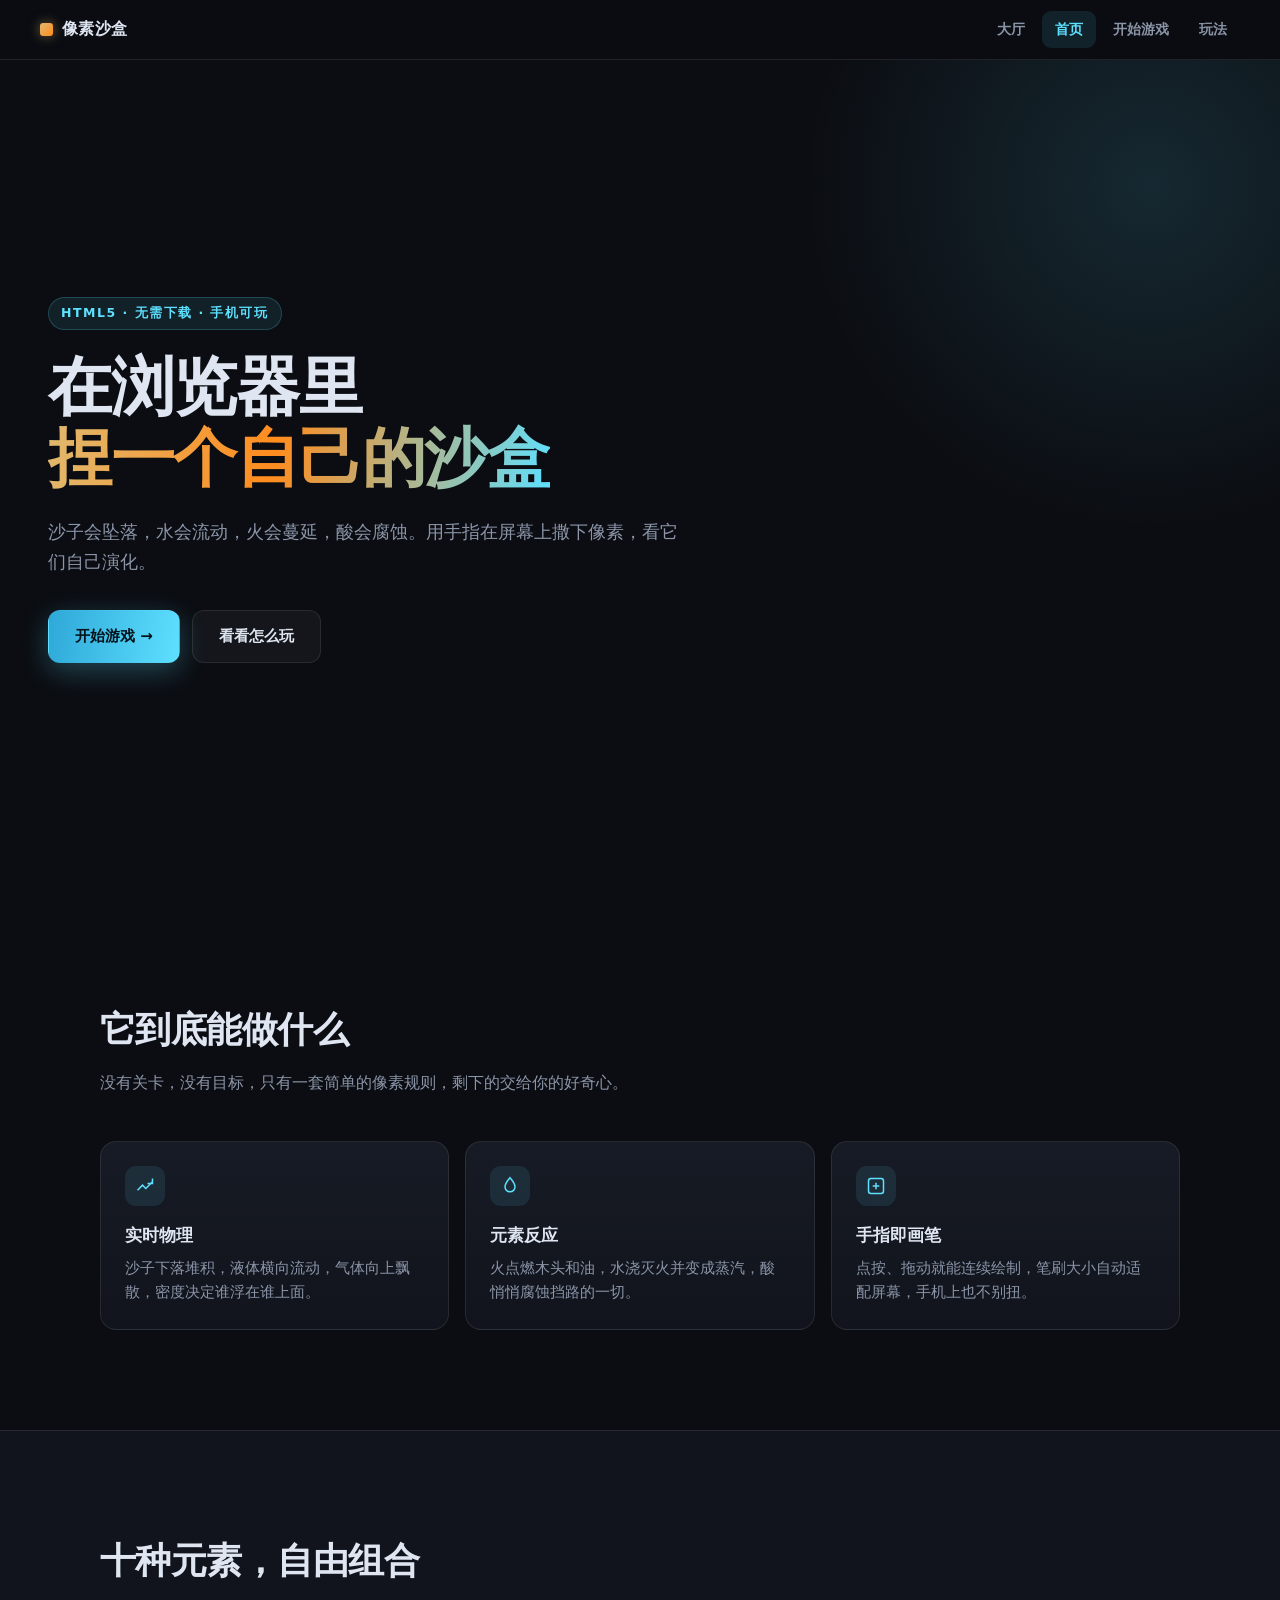
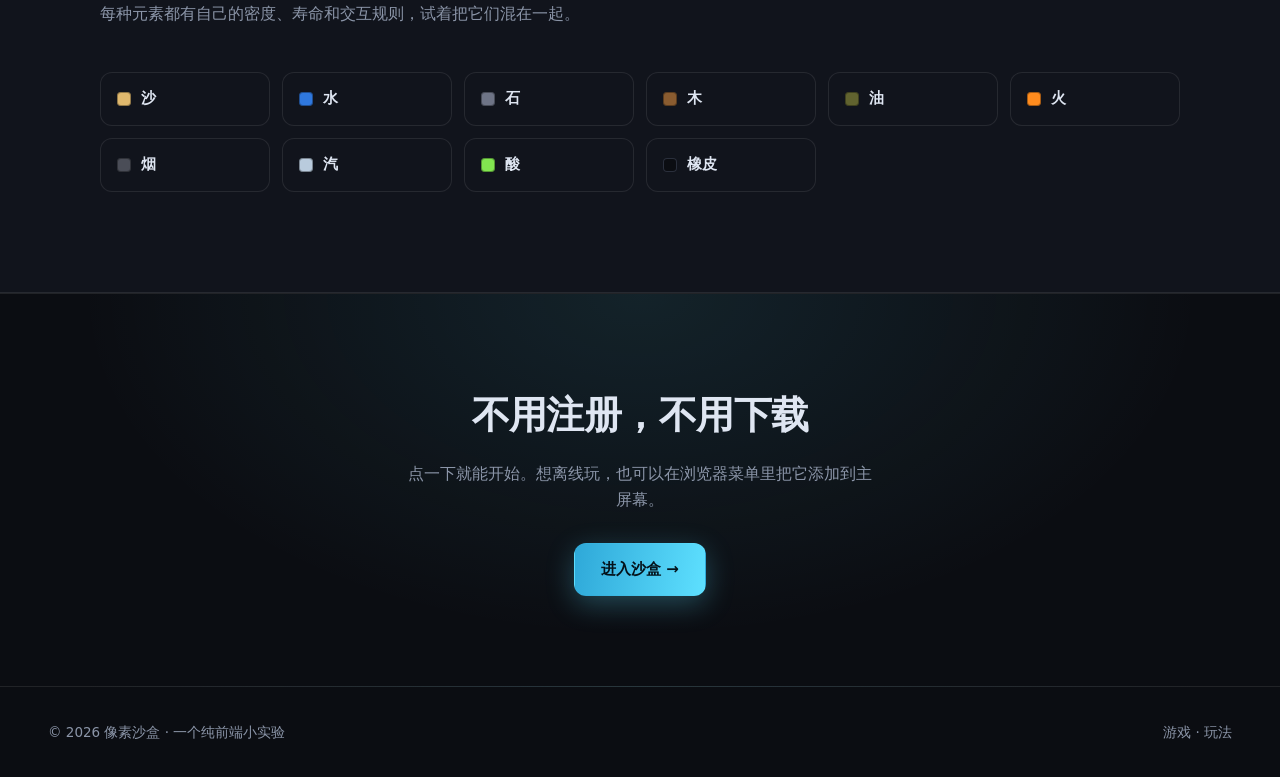
<file: sandbox/index.html>
<!DOCTYPE html>
<html lang="zh-CN">
<head>
<meta charset="utf-8">
<meta name="viewport" content="width=device-width,initial-scale=1">
<meta name="theme-color" content="#0b0d12">
<meta name="description" content="像素沙盒：一个在浏览器里用手指撒沙、倒水、点火的物理沙盒游戏，无需下载，打开即玩。">
<title>像素沙盒 · 打开即玩的物理沙盒</title>
<link rel="stylesheet" href="css/style.css">
<link rel="manifest" href="manifest.json">
</head>
<body>

<header class="nav">
  <a class="brand" href="index.html"><span class="brand-dot"></span>像素沙盒</a>
  <nav class="nav-links">
    <a href="../">大厅</a>
    <a href="index.html" class="active">首页</a>
    <a href="play.html">开始游戏</a>
    <a href="about.html">玩法</a>
  </nav>
</header>

<main>

  <!-- Hero -->
  <section class="hero">
    <div class="pixel-fall" id="pixelFall"></div>
    <div class="hero-inner">
      <p class="eyebrow">HTML5 · 无需下载 · 手机可玩</p>
      <h1>在浏览器里<br><span class="grad">捏一个自己的沙盒</span></h1>
      <p class="lead">沙子会坠落，水会流动，火会蔓延，酸会腐蚀。用手指在屏幕上撒下像素，看它们自己演化。</p>
      <div class="hero-actions">
        <a class="btn btn-primary" href="play.html">开始游戏 →</a>
        <a class="btn btn-ghost" href="about.html">看看怎么玩</a>
      </div>
    </div>
  </section>

  <!-- 特性 -->
  <section class="section">
    <div class="section-inner">
      <div class="section-head">
        <h2>它到底能做什么</h2>
        <p>没有关卡，没有目标，只有一套简单的像素规则，剩下的交给你的好奇心。</p>
      </div>
      <div class="grid-3">
        <div class="card">
          <div class="card-icon">
            <svg viewBox="0 0 24 24"><path d="M3 17l6-6 4 4 8-8"/><path d="M21 3v6h-6"/></svg>
          </div>
          <h3>实时物理</h3>
          <p>沙子下落堆积，液体横向流动，气体向上飘散，密度决定谁浮在谁上面。</p>
        </div>
        <div class="card">
          <div class="card-icon">
            <svg viewBox="0 0 24 24"><path d="M12 2c3 4 6 7 6 11a6 6 0 0 1-12 0c0-4 3-7 6-11z"/></svg>
          </div>
          <h3>元素反应</h3>
          <p>火点燃木头和油，水浇灭火并变成蒸汽，酸悄悄腐蚀挡路的一切。</p>
        </div>
        <div class="card">
          <div class="card-icon">
            <svg viewBox="0 0 24 24"><rect x="3" y="3" width="18" height="18" rx="3"/><path d="M8 12h8M12 8v8"/></svg>
          </div>
          <h3>手指即画笔</h3>
          <p>点按、拖动就能连续绘制，笔刷大小自动适配屏幕，手机上也不别扭。</p>
        </div>
      </div>
    </div>
  </section>

  <!-- 元素 -->
  <section class="section" style="background:var(--bg-soft);border-block:1px solid var(--border)">
    <div class="section-inner">
      <div class="section-head">
        <h2>十种元素，自由组合</h2>
        <p>每种元素都有自己的密度、寿命和交互规则，试着把它们混在一起。</p>
      </div>
      <div class="elements">
        <div class="el"><span class="el-dot" style="background:#e0b96e"></span>沙</div>
        <div class="el"><span class="el-dot" style="background:#2f78de"></span>水</div>
        <div class="el"><span class="el-dot" style="background:#6e7486"></span>石</div>
        <div class="el"><span class="el-dot" style="background:#8a5c30"></span>木</div>
        <div class="el"><span class="el-dot" style="background:#61632f"></span>油</div>
        <div class="el"><span class="el-dot" style="background:#ff8c1e"></span>火</div>
        <div class="el"><span class="el-dot" style="background:#4a4d57"></span>烟</div>
        <div class="el"><span class="el-dot" style="background:#b9cbdd"></span>汽</div>
        <div class="el"><span class="el-dot" style="background:#82e650"></span>酸</div>
        <div class="el"><span class="el-dot" style="background:#0b0d12;box-shadow:inset 0 0 0 1px #2a2f3c"></span>橡皮</div>
      </div>
    </div>
  </section>

  <!-- CTA -->
  <section class="cta">
    <h2>不用注册，不用下载</h2>
    <p>点一下就能开始。想离线玩，也可以在浏览器菜单里把它添加到主屏幕。</p>
    <a class="btn btn-primary" href="play.html">进入沙盒 →</a>
  </section>

</main>

<footer class="footer">
  <span>© <span id="year"></span> 像素沙盒 · 一个纯前端小实验</span>
  <span><a href="play.html">游戏</a> · <a href="about.html">玩法</a></span>
</footer>

<script>
  document.getElementById('year').textContent = new Date().getFullYear();

  // 首页飘落的像素装饰
  (function () {
    var box = document.getElementById('pixelFall');
    if (!box) return;
    var colors = ['#e0b96e', '#2f78de', '#ff8c1e', '#82e650', '#b9cbdd'];
    var n = window.innerWidth < 600 ? 14 : 26;
    var frag = document.createDocumentFragment();
    for (var i = 0; i < n; i++) {
      var s = 5 + Math.random() * 9;
      var el = document.createElement('i');
      el.style.left = (Math.random() * 100) + '%';
      el.style.width = s + 'px';
      el.style.height = s + 'px';
      el.style.background = colors[(Math.random() * colors.length) | 0];
      el.style.animationDuration = (7 + Math.random() * 9) + 's';
      el.style.animationDelay = (-Math.random() * 12) + 's';
      el.style.opacity = 0.28 + Math.random() * 0.42;
      frag.appendChild(el);
    }
    box.appendChild(frag);
  })();
</script>
</body>
</html>
</file>
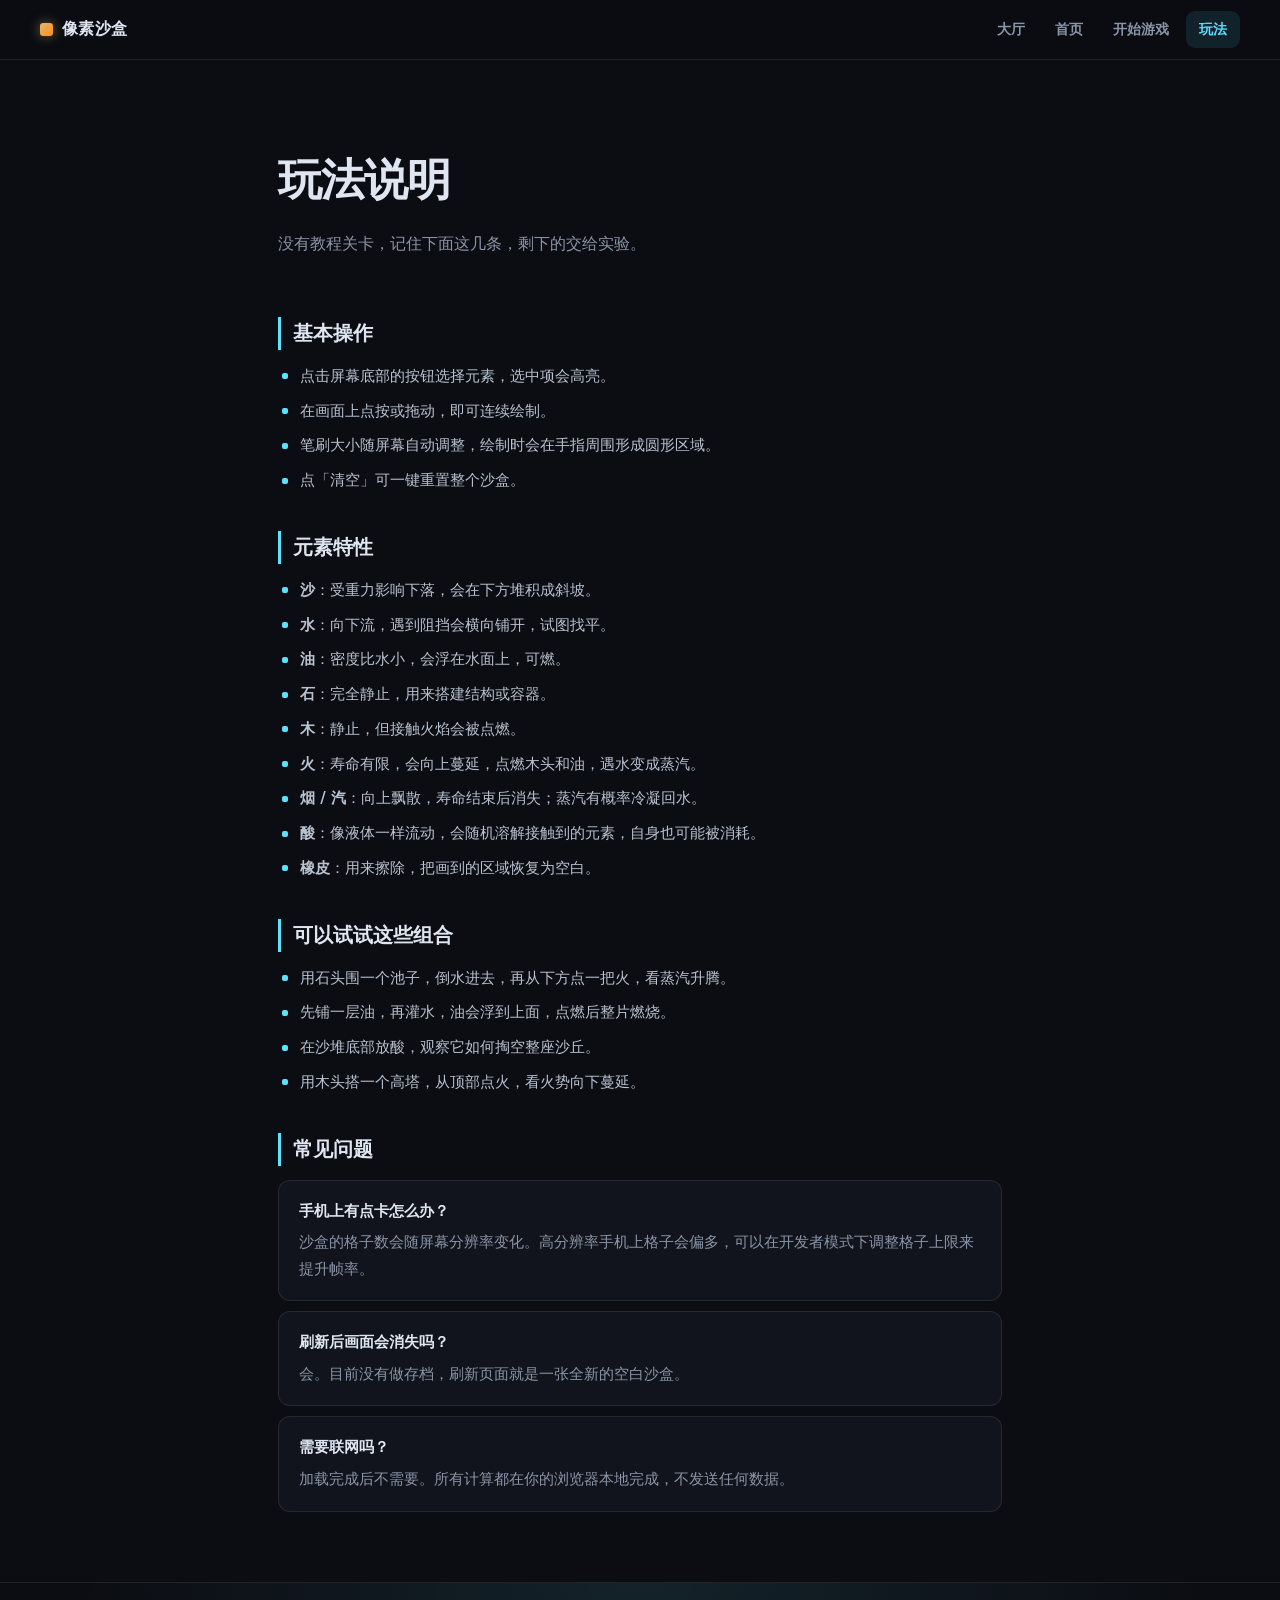
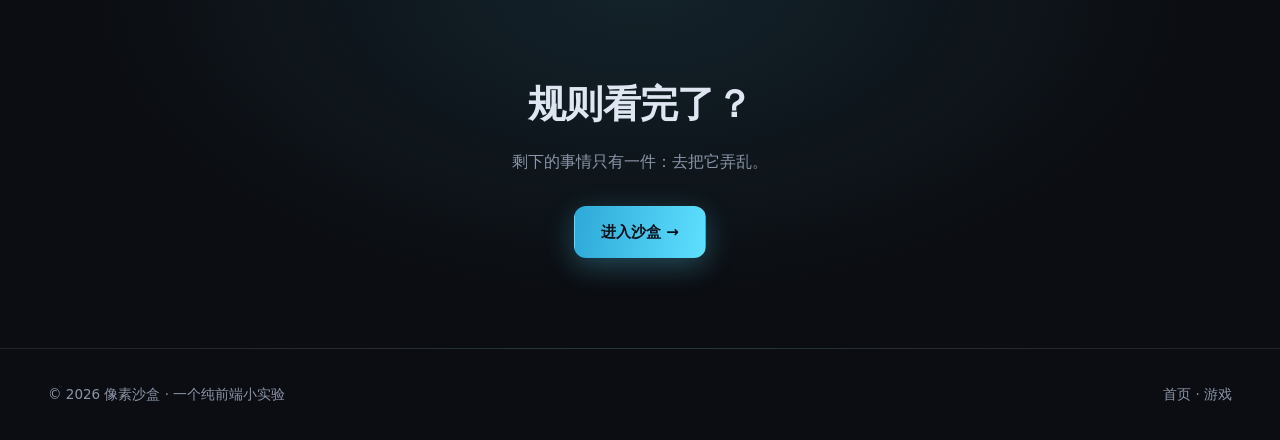
<file: sandbox/about.html>
<!DOCTYPE html>
<html lang="zh-CN">
<head>
<meta charset="utf-8">
<meta name="viewport" content="width=device-width,initial-scale=1">
<meta name="theme-color" content="#0b0d12">
<meta name="description" content="像素沙盒的玩法说明：元素特性、交互规则和常见问题。">
<title>玩法说明 · 像素沙盒</title>
<link rel="stylesheet" href="css/style.css">
</head>
<body>

<header class="nav">
  <a class="brand" href="index.html"><span class="brand-dot"></span>像素沙盒</a>
  <nav class="nav-links">
    <a href="../">大厅</a>
    <a href="index.html">首页</a>
    <a href="play.html">开始游戏</a>
    <a href="about.html" class="active">玩法</a>
  </nav>
</header>

<main>
  <div class="page-head">
    <h1>玩法说明</h1>
    <p>没有教程关卡，记住下面这几条，剩下的交给实验。</p>
  </div>

  <article class="article">

    <h2>基本操作</h2>
    <ul>
      <li>点击屏幕底部的按钮选择元素，选中项会高亮。</li>
      <li>在画面上点按或拖动，即可连续绘制。</li>
      <li>笔刷大小随屏幕自动调整，绘制时会在手指周围形成圆形区域。</li>
      <li>点「清空」可一键重置整个沙盒。</li>
    </ul>

    <h2>元素特性</h2>
    <ul>
      <li><strong>沙</strong>：受重力影响下落，会在下方堆积成斜坡。</li>
      <li><strong>水</strong>：向下流，遇到阻挡会横向铺开，试图找平。</li>
      <li><strong>油</strong>：密度比水小，会浮在水面上，可燃。</li>
      <li><strong>石</strong>：完全静止，用来搭建结构或容器。</li>
      <li><strong>木</strong>：静止，但接触火焰会被点燃。</li>
      <li><strong>火</strong>：寿命有限，会向上蔓延，点燃木头和油，遇水变成蒸汽。</li>
      <li><strong>烟 / 汽</strong>：向上飘散，寿命结束后消失；蒸汽有概率冷凝回水。</li>
      <li><strong>酸</strong>：像液体一样流动，会随机溶解接触到的元素，自身也可能被消耗。</li>
      <li><strong>橡皮</strong>：用来擦除，把画到的区域恢复为空白。</li>
    </ul>

    <h2>可以试试这些组合</h2>
    <ul>
      <li>用石头围一个池子，倒水进去，再从下方点一把火，看蒸汽升腾。</li>
      <li>先铺一层油，再灌水，油会浮到上面，点燃后整片燃烧。</li>
      <li>在沙堆底部放酸，观察它如何掏空整座沙丘。</li>
      <li>用木头搭一个高塔，从顶部点火，看火势向下蔓延。</li>
    </ul>

    <h2>常见问题</h2>
    <div class="faq-item">
      <strong>手机上有点卡怎么办？</strong>
      <span>沙盒的格子数会随屏幕分辨率变化。高分辨率手机上格子会偏多，可以在开发者模式下调整格子上限来提升帧率。</span>
    </div>
    <div class="faq-item">
      <strong>刷新后画面会消失吗？</strong>
      <span>会。目前没有做存档，刷新页面就是一张全新的空白沙盒。</span>
    </div>
    <div class="faq-item">
      <strong>需要联网吗？</strong>
      <span>加载完成后不需要。所有计算都在你的浏览器本地完成，不发送任何数据。</span>
    </div>

  </article>

  <section class="cta">
    <h2>规则看完了？</h2>
    <p>剩下的事情只有一件：去把它弄乱。</p>
    <a class="btn btn-primary" href="play.html">进入沙盒 →</a>
  </section>
</main>

<footer class="footer">
  <span>© <span id="year"></span> 像素沙盒 · 一个纯前端小实验</span>
  <span><a href="index.html">首页</a> · <a href="play.html">游戏</a></span>
</footer>

<script>
  document.getElementById('year').textContent = new Date().getFullYear();
</script>
</body>
</html>
</file>
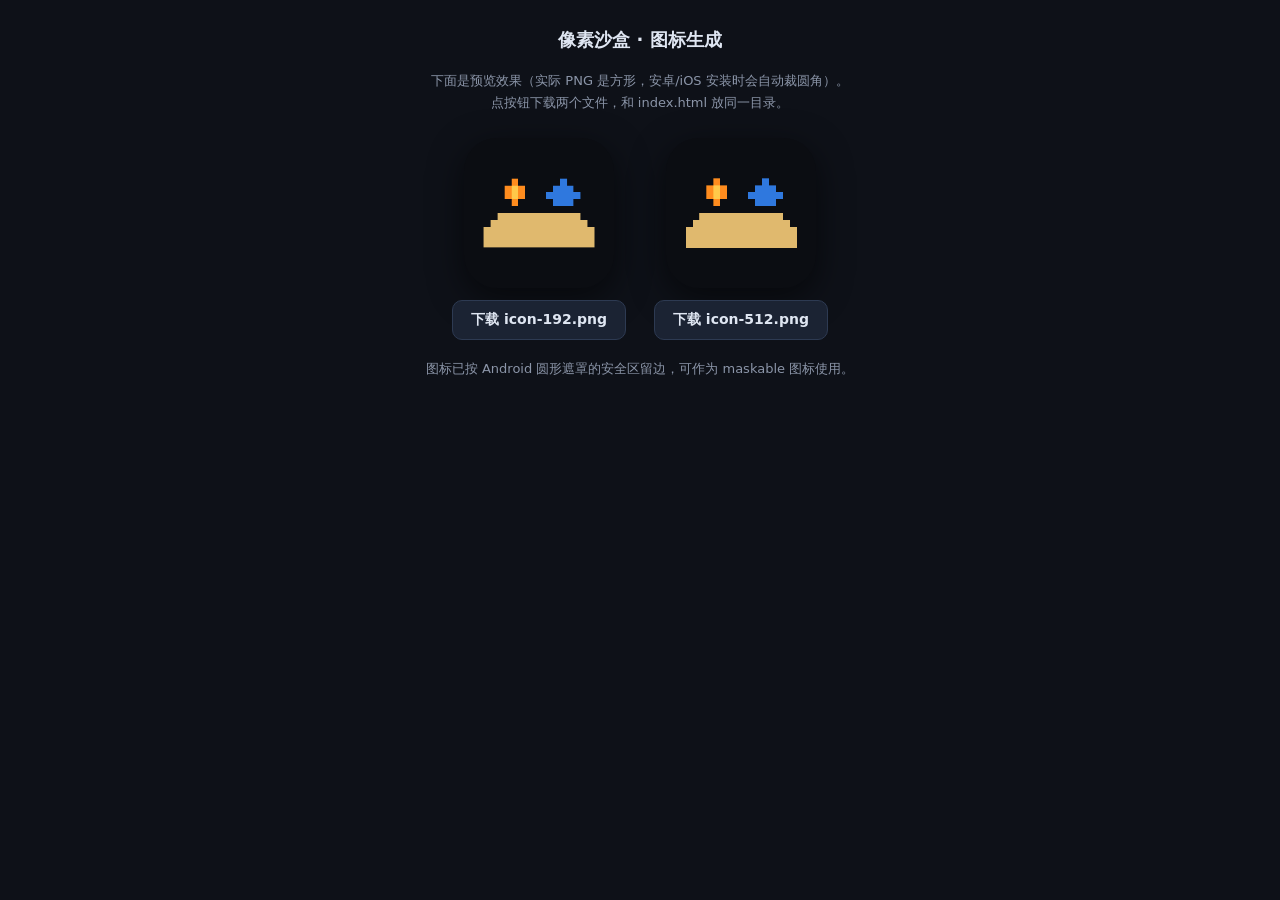
<file: sandbox/icon.html>
<!DOCTYPE html>
<html lang="zh-CN">
<head>
<meta charset="utf-8">
<meta name="viewport" content="width=device-width,initial-scale=1">
<title>像素沙盒 · 图标生成器</title>
<style>
  *{box-sizing:border-box}
  body{
    margin:0;min-height:100vh;background:#0e1118;color:#dfe6f2;
    font-family:system-ui,-apple-system,"PingFang SC","Microsoft YaHei",sans-serif;
    display:flex;flex-direction:column;align-items:center;gap:18px;padding:28px 20px;
  }
  h1{font-size:18px;font-weight:600;margin:0}
  p{font-size:13px;color:#8b95a8;margin:0;text-align:center;max-width:460px;line-height:1.7}
  .row{display:flex;gap:28px;flex-wrap:wrap;justify-content:center;margin-top:6px}
  .item{display:flex;flex-direction:column;align-items:center;gap:12px}
  canvas{
    width:150px;height:150px;background:#0b0d12;
    border-radius:22%;box-shadow:0 10px 34px rgba(0,0,0,.55);
  }
  button{
    padding:10px 18px;border-radius:10px;border:1px solid #2d3a52;
    background:#1b2333;color:#dfe6f2;font-size:14px;font-weight:600;
    font-family:inherit;cursor:pointer;transition:transform .08s;
  }
  button:active{transform:scale(.95)}
</style>
</head>
<body>
  <h1>像素沙盒 · 图标生成</h1>
  <p>下面是预览效果（实际 PNG 是方形，安卓/iOS 安装时会自动裁圆角）。<br>点按钮下载两个文件，和 index.html 放同一目录。</p>

  <div class="row">
    <div class="item">
      <canvas id="c192" width="192" height="192"></canvas>
      <button id="d192" type="button">下载 icon-192.png</button>
    </div>
    <div class="item">
      <canvas id="c512" width="512" height="512"></canvas>
      <button id="d512" type="button">下载 icon-512.png</button>
    </div>
  </div>

  <p>图标已按 Android 圆形遮罩的安全区留边，可作为 maskable 图标使用。</p>

<script>
/* ====== 想改图案就改这里 ======
   1 = 沙   2 = 水   3 = 火   4 = 火心高亮
   . = 透明（露出深色背景）
   必须是 16 行、每行 16 个字符
*/
const ART = [
  "................",
  "................",
  "................",
  "....3......2....",
  "...343....222...",
  "...343...22222..",
  "....3.....222...",
  "................",
  "..111111111111..",
  ".11111111111111.",
  "1111111111111111",
  "1111111111111111",
  "1111111111111111",
  "................",
  "................",
  "................"
];

const COLORS = {
  '1': '#e0b96e',
  '2': '#2f78de',
  '3': '#ff8c1e',
  '4': '#ffc94a'
};

function build(size) {
  const cv = document.createElement('canvas');
  cv.width = size;
  cv.height = size;
  const ctx = cv.getContext('2d');
  ctx.imageSmoothingEnabled = false;

  // 背景铺满（maskable 安全）
  ctx.fillStyle = '#0b0d12';
  ctx.fillRect(0, 0, size, size);

  // 16x16 小画布
  const s = document.createElement('canvas');
  s.width = 16;
  s.height = 16;
  const sc = s.getContext('2d');
  for (let y = 0; y < 16; y++) {
    const row = ART[y] || '';
    for (let x = 0; x < 16; x++) {
      const ch = row[x];
      if (!ch || ch === '.') continue;
      sc.fillStyle = COLORS[ch] || '#ffffff';
      sc.fillRect(x, y, 1, 1);
    }
  }

  // 放大到中间 74% 区域
  const inner = Math.round(size * 0.74);
  const pad = Math.round((size - inner) / 2);
  ctx.drawImage(s, pad, pad, inner, inner);

  return cv;
}

const src192 = build(192);
const src512 = build(512);

// 预览
const c192 = document.getElementById('c192');
const c512 = document.getElementById('c512');
c192.getContext('2d').drawImage(src192, 0, 0);
c512.getContext('2d').drawImage(src512, 0, 0);

function download(cv, filename) {
  cv.toBlob(function (blob) {
    const url = URL.createObjectURL(blob);
    const a = document.createElement('a');
    a.href = url;
    a.download = filename;
    document.body.appendChild(a);
    a.click();
    a.remove();
    setTimeout(function () { URL.revokeObjectURL(url); }, 1500);
  }, 'image/png');
}

document.getElementById('d192').addEventListener('click', function () {
  download(src192, 'icon-192.png');
});
document.getElementById('d512').addEventListener('click', function () {
  download(src512, 'icon-512.png');
});
</script>
</body>
</html>
</file>
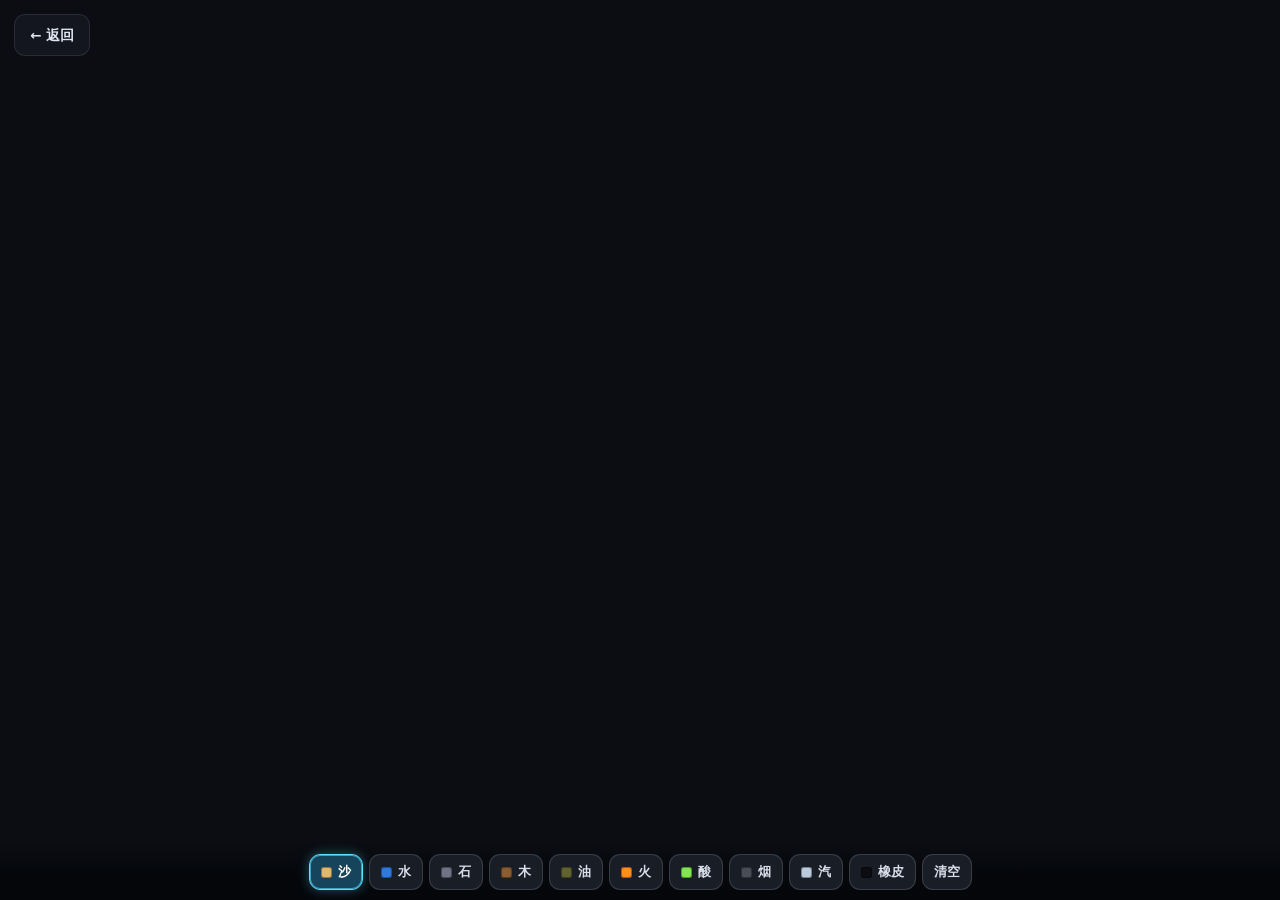
<file: sandbox/play.html>
<!DOCTYPE html>
<html lang="zh-CN">
<head>
<meta charset="utf-8">
<meta name="viewport" content="width=device-width,initial-scale=1,maximum-scale=1,user-scalable=no,viewport-fit=cover">
<meta name="theme-color" content="#0b0d12">
<meta name="mobile-web-app-capable" content="yes">
<meta name="apple-mobile-web-app-capable" content="yes">
<title>开始游戏 · 像素沙盒</title>
<link rel="stylesheet" href="css/style.css">
</head>
<body class="play-page">

<canvas id="view"></canvas>

<a class="play-back" href="index.html">← 返回</a>

<div id="ui"></div>

<script src="js/sandbox.js"></script>
</body>
</html>
</file>
<file: sandbox/css/style.css>
/* ===== 变量与基础 ===== */
:root{
  --bg:#0b0d12;
  --bg-soft:#11141c;
  --panel:#171b25;
  --border:rgba(255,255,255,.09);
  --text:#dfe6f2;
  --muted:#8b95a8;
  --accent:#5ee0ff;
  --sand:#e0b96e;
  --water:#2f78de;
  --fire:#ff8c1e;
  --radius:16px;
  --nav-h:60px;
}
*,*::before,*::after{box-sizing:border-box;margin:0;padding:0}
html{scroll-behavior:smooth}
body{
  background:var(--bg);color:var(--text);
  font-family:system-ui,-apple-system,"PingFang SC","Microsoft YaHei",sans-serif;
  line-height:1.65;-webkit-font-smoothing:antialiased;
  overflow-x:hidden;
}
a{color:inherit;text-decoration:none}
img{max-width:100%;display:block}
button{font-family:inherit}

/* ===== 导航 ===== */
.nav{
  position:sticky;top:0;z-index:100;
  height:var(--nav-h);
  display:flex;align-items:center;justify-content:space-between;
  padding:0 clamp(16px,4vw,40px);
  background:rgba(11,13,18,.78);
  backdrop-filter:blur(14px);-webkit-backdrop-filter:blur(14px);
  border-bottom:1px solid var(--border);
}
.brand{
  display:flex;align-items:center;gap:9px;
  font-weight:700;font-size:16px;letter-spacing:.3px;
}
.brand-dot{
  width:13px;height:13px;border-radius:3px;
  background:linear-gradient(135deg,var(--sand),var(--fire));
  box-shadow:0 0 12px rgba(224,185,110,.5);
}
.nav-links{display:flex;gap:4px}
.nav-links a{
  padding:7px 13px;border-radius:9px;font-size:14px;font-weight:600;
  color:var(--muted);transition:color .15s,background .15s;
}
.nav-links a:hover{color:var(--text);background:rgba(255,255,255,.05)}
.nav-links a.active{color:var(--accent);background:rgba(94,224,255,.1)}

/* ===== 首页 Hero ===== */
.hero{
  position:relative;overflow:hidden;
  min-height:calc(100svh - var(--nav-h));
  display:flex;align-items:center;
  padding:clamp(48px,9vw,110px) clamp(20px,5vw,48px);
}
.hero::before{
  content:"";position:absolute;z-index:0;
  width:min(720px,130vw);height:min(720px,130vw);
  top:-28%;right:-18%;border-radius:50%;
  background:radial-gradient(circle,rgba(94,224,255,.13),transparent 68%);
  pointer-events:none;
}
.pixel-fall{position:absolute;inset:0;z-index:0;overflow:hidden;pointer-events:none}
.pixel-fall i{
  position:absolute;top:-30px;border-radius:2px;opacity:.55;
  animation-name:fall;animation-timing-function:linear;animation-iteration-count:infinite;
}
@keyframes fall{
  0%{transform:translateY(0) rotate(0)}
  100%{transform:translateY(115vh) rotate(220deg)}
}
.hero-inner{position:relative;z-index:1;max-width:760px}
.eyebrow{
  display:inline-block;font-size:12.5px;font-weight:700;letter-spacing:.12em;
  color:var(--accent);text-transform:uppercase;
  padding:5px 12px;border-radius:99px;margin-bottom:22px;
  background:rgba(94,224,255,.09);border:1px solid rgba(94,224,255,.22);
}
.hero h1{
  font-size:clamp(34px,7.2vw,64px);
  line-height:1.12;letter-spacing:-.02em;font-weight:800;
}
.grad{
  background:linear-gradient(100deg,var(--sand),var(--fire) 45%,var(--accent));
  -webkit-background-clip:text;background-clip:text;color:transparent;
}
.lead{
  margin-top:22px;font-size:clamp(15px,2.4vw,18px);
  color:var(--muted);max-width:56ch;
}
.hero-actions{display:flex;flex-wrap:wrap;gap:12px;margin-top:34px}

/* ===== 按钮 ===== */
.btn{
  display:inline-flex;align-items:center;gap:8px;
  padding:13px 26px;border-radius:12px;
  font-size:15px;font-weight:700;border:1px solid transparent;
  cursor:pointer;transition:transform .1s,box-shadow .2s,background .2s;
}
.btn:active{transform:scale(.96)}
.btn-primary{
  background:linear-gradient(100deg,#2ea8d8,#5ee0ff);
  color:#04121a;box-shadow:0 8px 28px rgba(94,224,255,.28);
}
.btn-primary:hover{box-shadow:0 10px 34px rgba(94,224,255,.42)}
.btn-ghost{
  background:rgba(255,255,255,.04);color:var(--text);
  border-color:var(--border);
}
.btn-ghost:hover{background:rgba(255,255,255,.08)}

/* ===== 通用区块 ===== */
.section{padding:clamp(56px,9vw,100px) clamp(20px,5vw,48px)}
.section-inner{max-width:1080px;margin:0 auto}
.section-head{max-width:620px;margin-bottom:44px}
.section-head h2{
  font-size:clamp(24px,4.4vw,36px);font-weight:800;letter-spacing:-.015em;
}
.section-head p{margin-top:12px;color:var(--muted);font-size:15.5px}

/* ===== 特性卡片 ===== */
.grid-3{
  display:grid;gap:16px;
  grid-template-columns:repeat(auto-fit,minmax(240px,1fr));
}
.card{
  padding:24px;border-radius:var(--radius);
  background:linear-gradient(180deg,var(--panel),var(--bg-soft));
  border:1px solid var(--border);
  transition:transform .18s,border-color .18s;
}
.card:hover{transform:translateY(-3px);border-color:rgba(94,224,255,.3)}
.card-icon{
  width:40px;height:40px;border-radius:11px;
  display:grid;place-items:center;margin-bottom:16px;
  background:rgba(94,224,255,.1);
}
.card-icon svg{width:20px;height:20px;stroke:var(--accent);fill:none;stroke-width:1.8}
.card h3{font-size:16.5px;font-weight:700;margin-bottom:8px}
.card p{font-size:14.5px;color:var(--muted)}

/* ===== 元素展示 ===== */
.elements{
  display:grid;gap:12px;
  grid-template-columns:repeat(auto-fill,minmax(150px,1fr));
}
.el{
  display:flex;align-items:center;gap:10px;
  padding:14px 16px;border-radius:12px;
  background:var(--bg-soft);border:1px solid var(--border);
  font-size:14.5px;font-weight:600;
}
.el-dot{
  width:14px;height:14px;border-radius:4px;flex:0 0 auto;
  box-shadow:inset 0 0 0 1px rgba(0,0,0,.35);
}

/* ===== CTA ===== */
.cta{
  text-align:center;padding:clamp(52px,8vw,90px) 20px;
  border-top:1px solid var(--border);border-bottom:1px solid var(--border);
  background:radial-gradient(ellipse at 50% 0%,rgba(94,224,255,.1),transparent 62%);
}
.cta h2{font-size:clamp(24px,4.6vw,38px);font-weight:800;letter-spacing:-.015em}
.cta p{margin:14px auto 30px;color:var(--muted);max-width:46ch}

/* ===== 页脚 ===== */
.footer{
  padding:34px clamp(20px,5vw,48px);
  display:flex;flex-wrap:wrap;gap:14px;
  align-items:center;justify-content:space-between;
  font-size:13.5px;color:var(--muted);
}
.footer a:hover{color:var(--accent)}

/* ===== 关于页 ===== */
.page-head{
  padding:clamp(48px,8vw,84px) clamp(20px,5vw,48px) 0;
  max-width:820px;margin:0 auto;
}
.page-head h1{
  font-size:clamp(28px,5.4vw,44px);font-weight:800;letter-spacing:-.02em;
}
.page-head p{margin-top:14px;color:var(--muted);font-size:16px}
.article{
  max-width:820px;margin:0 auto;
  padding:clamp(36px,6vw,60px) clamp(20px,5vw,48px);
}
.article h2{
  font-size:20px;font-weight:700;margin:38px 0 14px;
  padding-left:12px;border-left:3px solid var(--accent);
}
.article h2:first-child{margin-top:0}
.article p{color:#b9c2d0;font-size:15.5px;margin-bottom:14px}
.article ul{list-style:none;display:grid;gap:10px;margin-bottom:16px}
.article li{
  position:relative;padding-left:22px;font-size:15px;color:#b9c2d0;
}
.article li::before{
  content:"";position:absolute;left:4px;top:.62em;
  width:6px;height:6px;border-radius:2px;background:var(--accent);
}
.faq-item{
  padding:18px 20px;border-radius:12px;margin-bottom:10px;
  background:var(--bg-soft);border:1px solid var(--border);
}
.faq-item strong{display:block;font-size:15px;margin-bottom:6px}
.faq-item span{font-size:14.5px;color:var(--muted)}

/* ===== 游戏页（全屏） ===== */
body.play-page{
  overflow:hidden;height:100dvh;
  background:var(--bg);
  overscroll-behavior:none;touch-action:none;
  user-select:none;-webkit-user-select:none;
}
#view{
  display:block;position:fixed;inset:0;
  width:100%;height:100%;
  image-rendering:pixelated;image-rendering:crisp-edges;
  touch-action:none;
}
.play-back{
  position:fixed;top:14px;left:14px;z-index:20;
  display:flex;align-items:center;gap:7px;
  padding:9px 15px;border-radius:11px;
  font-size:13.5px;font-weight:700;
  background:rgba(20,24,33,.9);color:var(--text);
  border:1px solid var(--border);
  backdrop-filter:blur(10px);-webkit-backdrop-filter:blur(10px);
  transition:transform .1s,background .15s;
}
.play-back:active{transform:scale(.95)}
.play-back:hover{background:rgba(32,38,52,.95)}

#ui{
  position:fixed;left:0;right:0;bottom:0;z-index:15;
  display:flex;flex-wrap:wrap;gap:6px;justify-content:center;
  padding:10px 8px calc(10px + env(safe-area-inset-bottom));
  background:linear-gradient(to top,rgba(5,7,11,.95) 45%,rgba(5,7,11,0));
  pointer-events:none;
}
#ui button{
  pointer-events:auto;display:flex;align-items:center;gap:6px;
  padding:8px 11px;border-radius:11px;
  border:1px solid rgba(255,255,255,.14);
  background:rgba(28,32,42,.92);color:#d7deea;
  font-size:13px;font-weight:600;cursor:pointer;
  transition:transform .08s,background .15s,border-color .15s;
}
#ui button:active{transform:scale(.94)}
#ui button.active{
  border-color:var(--accent);background:rgba(24,72,96,.95);color:#fff;
  box-shadow:0 0 12px rgba(94,224,255,.35),inset 0 0 0 1px rgba(94,224,255,.6);
}
#ui .dot{
  width:11px;height:11px;border-radius:3px;flex:0 0 auto;
  box-shadow:inset 0 0 0 1px rgba(0,0,0,.35);
}

@media (max-width:520px){
  .nav-links a{padding:7px 10px;font-size:13px}
  .footer{justify-content:center;text-align:center}
}
</file>
